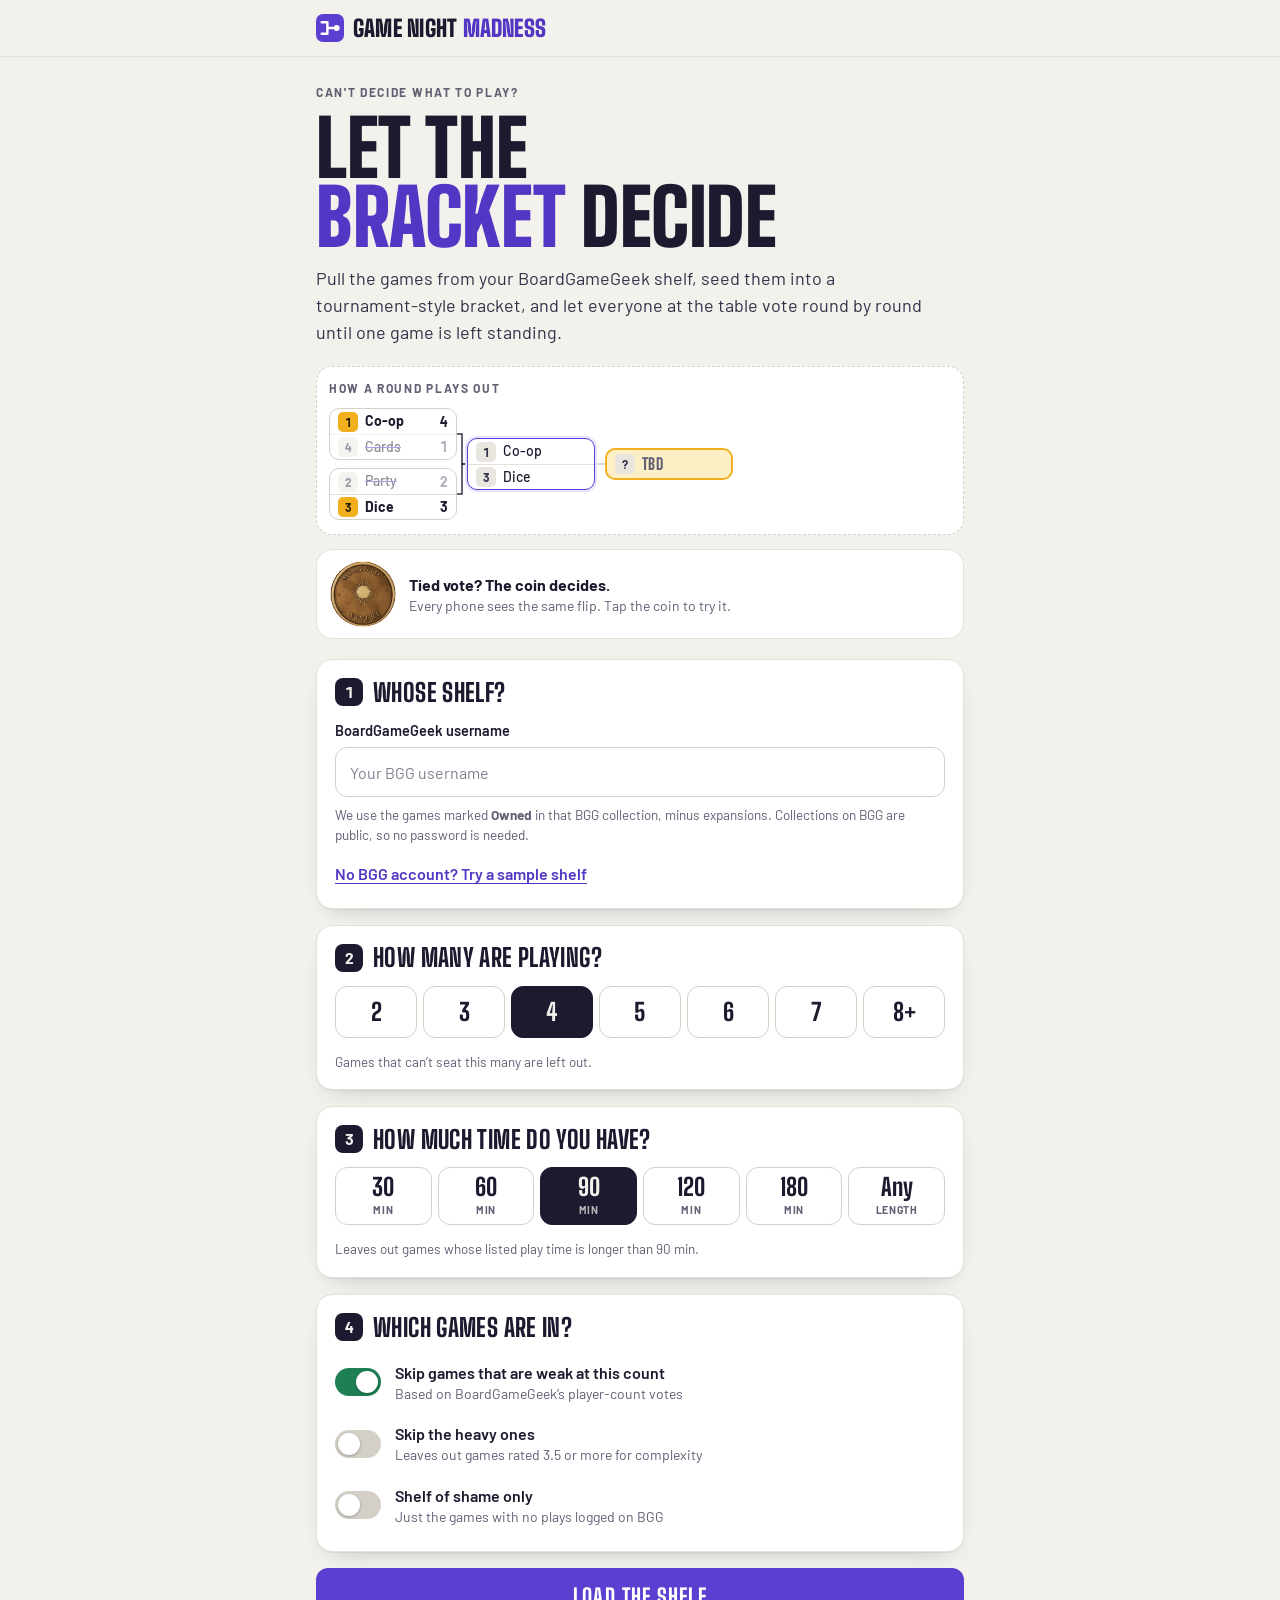
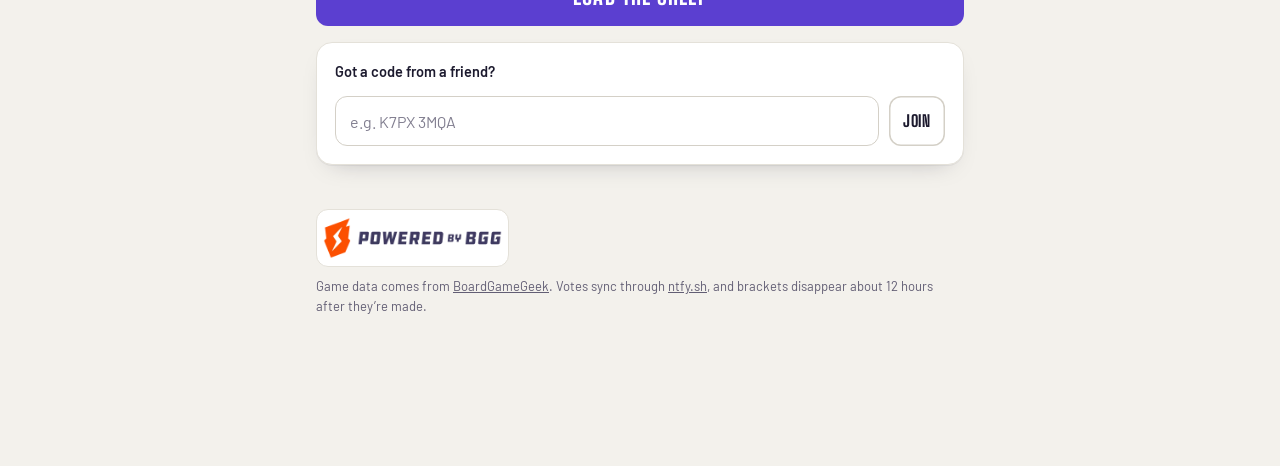
<file: index.html>
<!doctype html>
<html lang="en">
<head>
<meta charset="utf-8">
<meta name="viewport" content="width=device-width, initial-scale=1, viewport-fit=cover">
<title>Game Night Madness</title>
<meta name="description" content="Can't decide what to play? Pull the games from your BoardGameGeek shelf, seed them into a tournament-style bracket, and let the whole table vote until one game is left standing.">
<meta name="theme-color" content="#5B3FD0">
<meta property="og:title" content="Game Night Madness">
<meta property="og:description" content="Vote on what we play tonight, bracket style.">
<link rel="icon" href="data:image/svg+xml,%3Csvg xmlns='http://www.w3.org/2000/svg' viewBox='0 0 32 32'%3E%3Crect width='32' height='32' rx='8' fill='%235B3FD0'/%3E%3Cpath d='M6.5 9.5h6.5v13H6.5M13 16h6.5' fill='none' stroke='white' stroke-width='2.8' stroke-linecap='round' stroke-linejoin='round'/%3E%3Ccircle cx='23.6' cy='16' r='3.4' fill='white'/%3E%3C/svg%3E">
<link rel="manifest" href="manifest.webmanifest">
<link rel="apple-touch-icon" href="icons/apple-touch-icon.png">
<meta name="apple-mobile-web-app-title" content="Game Night">
<meta name="mobile-web-app-capable" content="yes">
<meta name="apple-mobile-web-app-capable" content="yes">
<meta name="apple-mobile-web-app-status-bar-style" content="default">
<link rel="preconnect" href="https://fonts.googleapis.com">
<link rel="preconnect" href="https://fonts.gstatic.com" crossorigin>
<link rel="stylesheet" href="https://fonts.googleapis.com/css2?family=Barlow:wght@400;500;600;700&family=Big+Shoulders+Display:wght@700;800;900&display=swap">
<style>
:root{
  --paper:#F3F1EC;--card:#FFFFFF;--sunk:#E9E6DF;--ink:#1C1A2E;--ink-2:#34314A;--muted:#625E74;--line:#D4D0C7;--line-2:#E4E1D9;
  --accent:#5B3FD0;--accent-press:#4A30B5;--accent-ink:#FFFFFF;--accent-soft:#E8E2FB;--accent-text:#5236C4;
  --gold:#F2B01E;--gold-ink:#2A1E00;--gold-soft:#FCEFC6;
  --ok:#1E7F55;--ok-soft:#D8EEE2;
  --logo-ground:#FFFFFF; /* BGG's logo has navy text on a clear background, so it always sits on white */
  --shadow:0 1px 0 rgba(28,26,46,.05),0 10px 24px -16px rgba(28,26,46,.35);
  --display:"Big Shoulders Display","Oswald","Arial Narrow",Impact,sans-serif;
  --body:"Barlow","Helvetica Neue",Arial,system-ui,sans-serif;
  color-scheme:light;
}
@media (prefers-color-scheme:dark){
  :root:not([data-theme="light"]){
    --paper:#110F1C;--card:#1B1830;--sunk:#161427;--ink:#EDEBF5;--ink-2:#D2CFE0;--muted:#A09CB4;--line:#302C48;--line-2:#25223A;
    --accent:#7159EC;--accent-press:#634BE0;--accent-ink:#FFFFFF;--accent-soft:#2A2350;--accent-text:#A99AFF;
    --gold:#FFC53D;--gold-ink:#231800;--gold-soft:#3A2E12;
    --ok:#5CC592;--ok-soft:#173327;
    --shadow:0 1px 0 rgba(0,0,0,.35),0 12px 28px -16px rgba(0,0,0,.7);
    color-scheme:dark;
  }
}
:root[data-theme="dark"]{
  --paper:#110F1C;--card:#1B1830;--sunk:#161427;--ink:#EDEBF5;--ink-2:#D2CFE0;--muted:#A09CB4;--line:#302C48;--line-2:#25223A;
  --accent:#7159EC;--accent-press:#634BE0;--accent-ink:#FFFFFF;--accent-soft:#2A2350;--accent-text:#A99AFF;
  --gold:#FFC53D;--gold-ink:#231800;--gold-soft:#3A2E12;
  --ok:#5CC592;--ok-soft:#173327;
  --shadow:0 1px 0 rgba(0,0,0,.35),0 12px 28px -16px rgba(0,0,0,.7);
  color-scheme:dark;
}
/* Layout shared with Dinner Madness (its colour names mapped to accent / gold / ok) */
*,*::before,*::after{box-sizing:border-box}
html{-webkit-text-size-adjust:100%;text-size-adjust:100%}
body{margin:0;min-height:100vh;background:var(--paper);color:var(--ink);font:400 16px/1.45 var(--body);-webkit-font-smoothing:antialiased;-webkit-tap-highlight-color:transparent}
[hidden]{display:none!important}
img,svg{max-width:100%}
button,input,select{font:inherit;color:inherit}
a{color:inherit}
:focus-visible{outline:3px solid var(--gold);outline-offset:2px}
.sr{position:absolute;width:1px;height:1px;overflow:hidden;clip:rect(0 0 0 0);clip-path:inset(50%);white-space:nowrap}

/* top bar */
.top{position:sticky;top:0;z-index:30;background:var(--paper);border-bottom:1px solid var(--line-2);padding-top:env(safe-area-inset-top,0px)}
@supports ((backdrop-filter:blur(8px)) or (-webkit-backdrop-filter:blur(8px))){.top{background:color-mix(in srgb,var(--paper) 85%,transparent);backdrop-filter:blur(12px);-webkit-backdrop-filter:blur(12px)}}
.top-in{max-width:680px;margin:0 auto;padding:10px 16px;display:flex;align-items:center;gap:12px;justify-content:space-between;min-height:56px}
.brand{display:inline-flex;align-items:center;gap:9px;text-decoration:none;font-family:var(--display);font-weight:900;font-size:23px;letter-spacing:.01em;text-transform:uppercase;line-height:1;white-space:nowrap}
.brand svg{width:28px;height:28px;flex:none}
.brand em{font-style:normal;color:var(--accent-text)}
.codechip{appearance:none;font:700 13px/1 var(--body);letter-spacing:.12em;text-transform:uppercase;padding:8px 11px;border:1.5px solid var(--line);border-radius:999px;background:var(--card);color:var(--ink-2);cursor:pointer;white-space:nowrap}

.wrap{max-width:680px;margin:0 auto;padding:22px 16px 150px}
.view{display:flex;flex-direction:column;gap:16px}

/* type */
.eyebrow{margin:0;font:700 12px/1.25 var(--body);letter-spacing:.14em;text-transform:uppercase;color:var(--muted)}
.display{margin:0;font-family:var(--display);font-weight:900;font-size:clamp(46px,12.5vw,78px);line-height:.88;letter-spacing:-.005em;text-transform:uppercase;text-wrap:balance}
.display .hl{color:var(--accent-text)}
h2,h3{margin:0;text-wrap:balance}
h2{font:800 25px/1.05 var(--display);text-transform:uppercase;letter-spacing:.015em}
h3{font:700 17px/1.2 var(--body)}
.lede{margin:0;font-size:18px;line-height:1.5;color:var(--ink-2);max-width:34em}
.muted{color:var(--muted)}
p.muted{margin:0}
.fine{font-size:13.5px;line-height:1.45;color:var(--muted);margin:0}
.center{text-align:center}

/* surfaces */
.panel{background:var(--card);border:1px solid var(--line-2);border-radius:16px;padding:18px;display:flex;flex-direction:column;gap:14px;box-shadow:var(--shadow)}
.ph{display:flex;align-items:center;justify-content:space-between;gap:10px}
.step{display:flex;align-items:center;gap:10px}
.stepn{flex:none;width:28px;height:28px;border-radius:8px;background:var(--ink);color:var(--paper);display:grid;place-items:center;font:700 16px/1 var(--body);font-variant-numeric:tabular-nums}

/* controls */
.btn{appearance:none;border:0;border-radius:12px;background:var(--accent);color:var(--accent-ink);font:800 19px/1 var(--display);letter-spacing:.05em;text-transform:uppercase;padding:15px 18px;cursor:pointer;display:inline-flex;align-items:center;justify-content:center;gap:10px;text-decoration:none;min-height:50px;transition:transform .08s ease,background-color .15s ease,opacity .15s}
.btn:hover{background:var(--accent-press)}
.btn:active{transform:translateY(1px)}
.btn:disabled{opacity:.42;cursor:not-allowed;transform:none}
.btn.big{width:100%;min-height:58px;font-size:22px}
.btn.ghost{background:transparent;color:var(--ink);box-shadow:inset 0 0 0 1.5px var(--line)}
.btn.ghost:hover{background:var(--sunk)}
.btn.sm{min-height:40px;font-size:16px;padding:10px 14px}
.btn .spin{border-color:rgba(255,255,255,.35);border-top-color:#fff}
.linkbtn{appearance:none;background:none;border:0;padding:4px 0;color:var(--accent-text);font-weight:600;cursor:pointer;text-decoration:underline;text-underline-offset:3px;align-self:flex-start;text-align:left}
input[type=text],input[type=search],select{width:100%;min-height:50px;border:1.5px solid var(--line);border-radius:12px;background:var(--card);padding:12px 14px;font-size:16px}
input::placeholder{color:var(--muted);opacity:.8}
input[type=text]:focus,input[type=search]:focus,select:focus{outline:none;border-color:var(--accent);box-shadow:0 0 0 3px var(--accent-soft)}
.lbl{font-weight:600;font-size:14.5px;display:block;margin-bottom:6px}
.row{display:flex;gap:10px;flex-wrap:wrap}
.row>input{flex:1 1 190px;width:auto}
.row>.btn{flex:0 0 auto}

.spin{width:18px;height:18px;border-radius:50%;border:2.5px solid var(--line);border-top-color:var(--accent);animation:spin .8s linear infinite;flex:none;display:inline-block}
@keyframes spin{to{transform:rotate(360deg)}}

/* hero */
.hero{display:flex;flex-direction:column;gap:14px;padding:6px 0 4px}
.hero-bk{margin-top:6px;padding:14px 12px 10px;border-radius:16px;background:var(--card);border:1px dashed var(--line);display:flex;flex-direction:column;gap:8px}
.hero-bk .bk-scroll{margin:0;padding:0}

/* location */
.loc{display:flex;align-items:center;gap:12px;padding:12px 14px;border-radius:12px;background:var(--sunk);min-height:58px}
.loc[data-state=found]{background:var(--ok-soft)}
.loc[data-state=error]{background:var(--accent-soft)}
.loc svg{flex:none;width:22px;height:22px;color:var(--ok)}
.loc b{display:block;font-weight:700}
.loc small{display:block;color:var(--muted);font-size:13.5px}
.loc span{min-width:0}

/* radius chips */
.chips{display:grid;grid-template-columns:repeat(5,minmax(0,1fr));gap:8px}
.chips button{appearance:none;min-height:58px;border-radius:12px;border:1.5px solid var(--line);background:var(--card);cursor:pointer;display:flex;flex-direction:column;align-items:center;justify-content:center;gap:3px;padding:6px 2px}
.chips b{font:800 24px/1 var(--display)}
.chips small{font-size:10.5px;color:var(--muted);text-transform:uppercase;letter-spacing:.1em;font-weight:700}
.chips button[aria-pressed=true]{background:var(--ink);color:var(--paper);border-color:var(--ink)}
.chips button[aria-pressed=true] small{color:inherit;opacity:.72}

/* switches */
.sws{display:flex;flex-direction:column;gap:6px}
.sw{display:flex;align-items:center;gap:14px;cursor:pointer;padding:6px 0;position:relative}
.sw input{position:absolute;opacity:0;width:1px;height:1px}
.sw-ui{flex:none;width:46px;height:28px;border-radius:999px;background:var(--line);position:relative;transition:background-color .15s}
.sw-ui::after{content:"";position:absolute;top:3px;left:3px;width:22px;height:22px;border-radius:50%;background:#fff;box-shadow:0 1px 3px rgba(0,0,0,.28);transition:transform .15s}
.sw input:checked+.sw-ui{background:var(--ok)}
.sw input:checked+.sw-ui::after{transform:translateX(18px)}
.sw input:focus-visible+.sw-ui{outline:3px solid var(--gold);outline-offset:2px}
.sw b{display:block;font-weight:600}
.sw small{display:block;color:var(--muted);font-size:14px}

/* recents */
.recent{list-style:none;margin:0;padding:0;display:flex;flex-direction:column;gap:8px}
.recent a{display:flex;justify-content:space-between;gap:10px;padding:12px 14px;border-radius:12px;background:var(--sunk);text-decoration:none;font-weight:600}
.recent a small{color:var(--muted);font-weight:500}

/* build */
.back{appearance:none;background:none;border:0;padding:0;font-weight:600;color:var(--muted);cursor:pointer;align-self:flex-start}
.back:hover{color:var(--ink)}
.modes{display:grid;grid-template-columns:1fr 1fr;gap:10px}
.mode{appearance:none;text-align:left;border:1.5px solid var(--line);border-radius:14px;background:var(--card);padding:14px;cursor:pointer;display:flex;flex-direction:column;gap:5px}
.mode b{font:800 21px/1.02 var(--display);text-transform:uppercase;letter-spacing:.02em}
.mode small{color:var(--muted);font-size:14px;line-height:1.35}
.mode[aria-pressed=true]{border-color:var(--accent);background:var(--accent-soft);box-shadow:inset 0 0 0 1px var(--accent)}

/* picker */
.pk{display:flex;flex-direction:column;gap:12px}
.pk-bar{display:flex;flex-wrap:wrap;gap:10px;align-items:center;justify-content:space-between}
.seg{display:inline-flex;border:1.5px solid var(--line);border-radius:10px;overflow:hidden;background:var(--card)}
.seg button{appearance:none;border:0;background:transparent;padding:8px 13px;font:700 15px/1 var(--body);cursor:pointer;min-height:40px;white-space:nowrap}
.seg button+button{border-left:1.5px solid var(--line)}
.seg button[aria-pressed=true]{background:var(--ink);color:var(--paper)}
.pk-count{margin:0;font-weight:600}
.plist{list-style:none;margin:0;padding:0;display:flex;flex-direction:column;border:1px solid var(--line-2);border-radius:12px;overflow:hidden}
.plist li+li{border-top:1px solid var(--line-2)}
.pk-row{display:flex;align-items:center;gap:12px;padding:11px 12px;cursor:pointer;background:var(--card)}
.pk-row:hover{background:var(--sunk)}
.pk-row input{width:20px;height:20px;accent-color:var(--accent);flex:none;margin:0}
.pk-row .sd:empty{background:transparent;box-shadow:inset 0 0 0 1.5px var(--line-2)}
.pk-row.on .sd{background:var(--ink);color:var(--paper)}
.pk-txt{min-width:0;display:flex;flex-direction:column}
.pk-txt b{font-weight:600;overflow-wrap:anywhere}
.pk-txt small{color:var(--muted);font-size:13.5px}
.pk-empty{padding:14px;color:var(--muted)}

/* seed badge */
.sd{flex:none;display:inline-grid;place-items:center;width:32px;height:32px;border-radius:8px;background:var(--sunk);color:var(--ink-2);font:700 16px/1 var(--body);font-variant-numeric:tabular-nums}

/* room */
.rh{display:flex;flex-direction:column;gap:9px}
.rh .display{font-size:clamp(42px,11.5vw,68px)}
.rh-meta{display:flex;flex-wrap:wrap;gap:6px 14px;align-items:center;color:var(--muted);font-size:14.5px}
.status{display:inline-flex;align-items:center;gap:7px;font-weight:600;color:var(--ink-2)}
.status i{width:8px;height:8px;border-radius:50%;background:var(--ok);box-shadow:0 0 0 3px var(--ok-soft)}
.status[data-s=reconnecting] i,.status[data-s=connecting] i{background:var(--gold);box-shadow:0 0 0 3px var(--gold-soft)}
.status[data-s=offline] i{background:var(--accent);box-shadow:0 0 0 3px var(--accent-soft)}
.status[data-s=local] i{background:var(--muted);box-shadow:0 0 0 3px var(--sunk)}
.tabs{display:grid;grid-template-columns:repeat(3,1fr);gap:4px;padding:4px;border-radius:14px;background:var(--sunk)}
.tab{appearance:none;border:0;background:transparent;border-radius:10px;padding:10px 6px;font:800 17px/1 var(--display);text-transform:uppercase;letter-spacing:.05em;color:var(--muted);cursor:pointer;min-height:44px}
.tab[aria-selected=true]{background:var(--card);color:var(--ink);box-shadow:var(--shadow)}
.tab .n{display:inline-block;min-width:20px;padding:2px 5px;margin-left:4px;border-radius:999px;background:var(--accent);color:var(--accent-ink);font:700 12px/1.2 var(--body);letter-spacing:0;vertical-align:2px}
.tabp{display:flex;flex-direction:column;gap:16px}

/* lobby */
.lobby-share{flex-direction:row;align-items:center;gap:18px}
.qr-big{background:#fff;padding:8px;border-radius:14px;width:196px;flex:none;border:1px solid var(--line-2)}
.qr-big svg,.qr svg{display:block;width:100%;height:auto}
.code-big{font:800 30px/1 var(--display);letter-spacing:.14em;margin:4px 0 0}
.people-inline{list-style:none;margin:0;padding:0;display:flex;flex-wrap:wrap;gap:8px}
.people-inline li{padding:7px 12px;border-radius:999px;background:var(--sunk);font-weight:600}
.field{list-style:none;margin:0;padding:0;display:grid;grid-template-columns:1fr 1fr;gap:12px 16px}
.field li{display:flex;gap:10px;align-items:center;min-width:0}
.field li span:last-child{min-width:0}
.field b{display:block;font-weight:600;overflow-wrap:anywhere}
.field small{display:block;color:var(--muted);font-size:13px}
.wait{flex-direction:row;align-items:center;gap:14px}
.wait p{margin:0}

/* voting */
.as{display:flex;flex-direction:column;gap:8px}
.as-chips{display:flex;flex-wrap:wrap;gap:8px}
.as-c{appearance:none;border:1.5px solid var(--line);background:var(--card);border-radius:999px;padding:9px 14px;font-weight:600;cursor:pointer}
.as-c.on{background:var(--ink);color:var(--paper);border-color:var(--ink)}
.as-c .ok{color:var(--ok);font-weight:700}
.as-c.on .ok{color:inherit}
.prog{display:flex;flex-direction:column;gap:8px}
.prog-bar{height:8px;border-radius:999px;background:var(--sunk);overflow:hidden}
.prog-bar i{display:block;height:100%;background:var(--ok);border-radius:inherit;transition:width .4s ease}
.prog p{margin:0;font-size:15px}
.mus{display:flex;flex-direction:column;gap:14px}
.mu{background:var(--card);border:1px solid var(--line-2);border-radius:16px;overflow:hidden;box-shadow:var(--shadow)}
.mu-h{display:flex;justify-content:space-between;gap:10px;padding:11px 14px 7px;font:700 12px/1 var(--body);letter-spacing:.12em;text-transform:uppercase;color:var(--muted)}
.mu-h .picked{color:var(--accent-text)}
.mu-o{appearance:none;position:relative;display:flex;align-items:center;gap:12px;width:100%;text-align:left;border:0;background:transparent;padding:12px 14px;cursor:pointer;min-height:66px;overflow:hidden}
button.mu-o:hover{background:var(--sunk)}
.mu-o.on,button.mu-o.on:hover{background:var(--accent-soft)}
.mu-o.on .sd{background:var(--accent);color:var(--accent-ink)}
.mu-o.static{cursor:default}
.mu-t{flex:1;min-width:0;display:flex;flex-direction:column}
.mu-t b{font:800 22px/1.02 var(--display);text-transform:uppercase;letter-spacing:.01em;overflow-wrap:anywhere}
.mu-t small{color:var(--muted);font-size:14px;margin-top:3px}
.mu-ck{flex:none;width:26px;height:26px;border-radius:50%;border:2px solid var(--line);position:relative}
.mu-o.on .mu-ck{border-color:var(--accent);background:var(--accent)}
.mu-o.on .mu-ck::after{content:"";position:absolute;left:7.5px;top:3.5px;width:6px;height:11px;border:solid var(--accent-ink);border-width:0 2.5px 2.5px 0;transform:rotate(45deg)}
.mu-vs{height:0;border-top:1px dashed var(--line);position:relative;margin:0 14px}
.mu-vs span{position:absolute;left:50%;top:0;transform:translate(-50%,-50%);background:var(--card);padding:0 8px;font:800 13px/1 var(--display);letter-spacing:.14em;color:var(--muted);text-transform:uppercase}
.mu-bar{position:absolute;left:0;top:0;bottom:0;background:var(--gold-soft);transition:width .45s ease}
.mu-o>*:not(.mu-bar){position:relative}
.mu-v{font:700 24px/1 var(--body);min-width:30px;text-align:right;font-variant-numeric:tabular-nums}
.mu.bye .mu-t b{font-size:19px}
.lockbar{position:fixed;left:0;right:0;bottom:0;z-index:25;padding:14px 16px calc(14px + env(safe-area-inset-bottom,0px));background:linear-gradient(to top,var(--paper) 62%,transparent)}
.lockbar-in{max-width:648px;margin:0 auto}
.lockbar .btn{width:100%;min-height:58px;font-size:22px;box-shadow:0 12px 26px -12px rgba(91,63,208,.55)}
.host-tools{display:flex;flex-wrap:wrap;align-items:center;justify-content:space-between;gap:10px;padding:14px;border-radius:14px;border:1.5px dashed var(--line)}
.confirm{padding:16px;border-radius:14px;background:var(--gold-soft);display:flex;flex-direction:column;gap:12px}
.confirm p{margin:0}
.results{background:var(--card);border:1px solid var(--line-2);border-radius:14px;padding:13px 14px}
.results summary{cursor:pointer;list-style:none;display:flex;justify-content:space-between;align-items:center;gap:10px}
.results summary::-webkit-details-marker{display:none}
.results summary::after{content:"";width:8px;height:8px;border:solid var(--muted);border-width:0 2px 2px 0;transform:rotate(45deg);margin:-4px 4px 0 0;transition:transform .15s}
.results[open] summary::after{transform:rotate(-135deg);margin-top:4px}
.results ul{list-style:none;margin:12px 0 2px;padding:0;display:flex;flex-direction:column;gap:10px}
.results li{display:grid;grid-template-columns:minmax(0,1fr) auto minmax(0,1fr);gap:4px 10px;align-items:baseline}
.results li b{font-weight:700;overflow-wrap:anywhere}
.results .score{font:700 17px/1 var(--body);font-variant-numeric:tabular-nums}
.results .lose{color:var(--muted);text-align:right;text-decoration:line-through;text-decoration-color:var(--accent);text-decoration-thickness:2px;overflow-wrap:anywhere}
.results li small{grid-column:1/-1;color:var(--muted);font-size:12.5px}

/* champion */
.champ{position:relative;overflow:hidden;border-radius:20px;background:var(--gold);color:var(--gold-ink);padding:26px 20px 22px;display:flex;flex-direction:column;gap:10px}
.champ .eyebrow{color:inherit;opacity:.78}
.champ-n{font:900 clamp(46px,13vw,84px)/.88 var(--display);text-transform:uppercase;margin:0;overflow-wrap:anywhere}
.champ p{margin:0}
.champ-sub{font-weight:700;font-size:17px}
.champ-score{font-size:15px;opacity:.85}
.champ-acts{display:flex;flex-wrap:wrap;gap:8px;margin-top:8px}
.champ .btn{background:var(--gold-ink);color:var(--gold)}
.champ .btn:hover{background:var(--gold-ink);opacity:.9}
.champ .btn.ghost{background:transparent;color:var(--gold-ink);box-shadow:inset 0 0 0 1.5px var(--gold-ink)}
.champ .btn.ghost:hover{background:rgba(0,0,0,.06)}
.champ-mark{position:absolute;right:-26px;bottom:-34px;width:170px;height:170px;opacity:.1;pointer-events:none}
.champ>*:not(.champ-mark){position:relative}
.spots{list-style:none;margin:0;padding:0;display:flex;flex-direction:column}
.spots li{display:flex;align-items:center;justify-content:space-between;gap:12px;padding:11px 0;border-top:1px solid var(--line-2)}
.spots li:first-child{border-top:0}
.spots b{display:block;font-weight:600}
.spots small{color:var(--muted);font-size:13.5px}
.spots a{flex:none;font-weight:600;color:var(--accent-text)}

/* bracket */
.bk-scroll{overflow-x:auto;-webkit-overflow-scrolling:touch;margin:0 -16px;padding:4px 16px 14px}
.bk{position:relative;flex:none}
.bk-lines{position:absolute;left:0;top:0;overflow:visible}
.bk-lines path{fill:none;stroke:var(--line);stroke-width:1.5}
.bk-lines path.hot{stroke:var(--ink-2)}
.bk-rl{position:absolute;top:0;font:800 13px/1 var(--display);letter-spacing:.12em;text-transform:uppercase;color:var(--muted);white-space:nowrap}
.bk-m{position:absolute;background:var(--card);border:1px solid var(--line);border-radius:10px;display:flex;flex-direction:column;overflow:hidden}
.bk-m.live{border-color:var(--accent);box-shadow:0 0 0 2px var(--accent-soft)}
.bk-e{flex:1;display:flex;align-items:center;gap:7px;padding:0 8px;min-width:0;font-size:14px}
.bk-e+.bk-e{border-top:1px solid var(--line-2)}
.bk-e .sd{width:20px;height:20px;border-radius:5px;font-size:12px}
.bk-e .nm{flex:1;min-width:0;overflow:hidden;text-overflow:ellipsis;white-space:nowrap;font-weight:500}
.bk-e .vt{font:700 14px/1 var(--body);color:var(--muted);font-variant-numeric:tabular-nums}
.bk-e.w .nm{font-weight:700}
.bk-e.w .sd{background:var(--gold);color:var(--gold-ink)}
.bk-e.w .vt{color:var(--ink)}
.bk-e.l{opacity:.5}
.bk-e.l .nm{text-decoration:line-through;text-decoration-color:var(--accent)}
.bk-e.tbd .nm,.bk-e.bye .nm{color:var(--muted);font-style:italic}
.bk-m.champ-box{border:2px solid var(--gold);background:var(--gold-soft)}
.bk-m.champ-box .nm{font:800 16px/1 var(--display);text-transform:uppercase;letter-spacing:.02em}
.stage-sw{align-self:flex-start}

/* invite */
.inv{display:flex;flex-direction:row;gap:18px;align-items:center}
.qr{background:#fff;padding:8px;border-radius:14px;width:170px;flex:none;border:1px solid var(--line-2)}
.people{list-style:none;margin:0;padding:0;display:flex;flex-direction:column}
.people li{display:flex;align-items:center;gap:12px;padding:10px 0;border-top:1px solid var(--line-2)}
.people li:first-child{border-top:0}
.av{flex:none;width:36px;height:36px;border-radius:50%;display:grid;place-items:center;background:var(--sunk);font:800 17px/1 var(--display);text-transform:uppercase}
.pn{flex:1;min-width:0;font-weight:600;overflow-wrap:anywhere}
.pn small{color:var(--muted);font-size:11.5px;margin-left:6px;text-transform:uppercase;letter-spacing:.08em;font-weight:700}
.pill{font:700 12px/1 var(--body);letter-spacing:.06em;text-transform:uppercase;padding:6px 9px;border-radius:999px;background:var(--sunk);color:var(--muted);white-space:nowrap}
.pill.ok{background:var(--ok-soft);color:var(--ok)}
.warnbox{padding:12px 14px;border-radius:12px;background:var(--gold-soft);font-size:14.5px}

/* misc */
.loading{display:flex;align-items:center;gap:12px;color:var(--muted);margin:0}
.errbox{padding:14px;border-radius:12px;background:var(--accent-soft);display:flex;flex-direction:column;gap:12px}
.errbox p{margin:0}
.foot{margin-top:28px;color:var(--muted);font-size:13px;line-height:1.5}
.foot a{color:inherit}
#toast{position:fixed;left:50%;bottom:calc(96px + env(safe-area-inset-bottom,0px));transform:translate(-50%,16px);opacity:0;background:var(--ink);color:var(--paper);padding:12px 16px;border-radius:12px;font-weight:600;max-width:calc(100% - 32px);width:max-content;z-index:60;pointer-events:none;transition:opacity .2s,transform .2s;box-shadow:var(--shadow);text-align:center}
#toast.show{opacity:1;transform:translate(-50%,0)}
#fx{position:fixed;inset:0;width:100%;height:100%;pointer-events:none;z-index:55}

@media (min-width:760px){
  #p-bracket .bk-scroll{margin-inline:calc(340px - 50vw);padding-inline:calc(50vw - 340px)}
}
@media (max-width:480px){
  .lobby-share,.inv{flex-direction:column;text-align:center}
  .field{grid-template-columns:1fr}
  .modes{grid-template-columns:1fr}
  .qr-big{width:220px}
}
@media (prefers-reduced-motion:reduce){
  *:not(.spin),*:not(.spin)::before,*:not(.spin)::after{animation-duration:.01ms!important;transition-duration:.01ms!important;scroll-behavior:auto!important}
}
/* ---------- Game Night additions ---------- */
.brand{font-size:clamp(18px,5.6vw,23px)}
.banner{margin:0 0 16px;padding:12px 14px;border-radius:12px;background:var(--accent-soft);color:var(--ink);font-size:14.5px;line-height:1.45}

/* player and time chips */
.chips.c7{grid-template-columns:repeat(7,minmax(0,1fr));gap:6px}
.chips.c6{grid-template-columns:repeat(6,minmax(0,1fr));gap:6px}
.chips.c7 button{min-height:52px}
.chips small{letter-spacing:.06em}

/* shelf source */
.shelf-src{display:flex;align-items:center;gap:12px;padding:12px 14px;border-radius:12px;background:var(--ok-soft);min-height:58px}
.shelf-src svg{flex:none;width:24px;height:24px;color:var(--ok)}
.shelf-src b{display:block;font-weight:700}
.shelf-src small{display:block;color:var(--muted);font-size:13.5px}

/* thumbnails (BGG box art, with a letter underneath while it loads or if it's missing) */
.th{position:relative;flex:none;width:44px;height:44px;border-radius:10px;background:var(--sunk);overflow:hidden;display:grid;place-items:center;box-shadow:inset 0 0 0 1px var(--line-2)}
.th::before{content:attr(data-l);font:800 20px/1 var(--display);color:var(--muted);text-transform:uppercase}
.th img{position:absolute;inset:0;width:100%;height:100%;object-fit:cover;display:block}
.pk-row .th{width:40px;height:40px;border-radius:8px}
.field .th{width:34px;height:34px;border-radius:8px}
.field .th::before{font-size:16px}
.mu-o .th{width:48px;height:48px}
.spots .th{width:36px;height:36px;border-radius:8px}
.spots li>span:first-of-type{display:flex;align-items:center;gap:12px;min-width:0}

/* champion art */
.champ-head{display:flex;align-items:center;gap:14px}
.champ-art{position:relative;flex:none;width:72px;height:72px;border-radius:12px;overflow:hidden;background:rgba(0,0,0,.08);box-shadow:0 8px 20px -10px rgba(0,0,0,.5)}
.champ-n.long{font-size:clamp(38px,10.5vw,66px);line-height:.9}
.champ-art img{position:absolute;inset:0;width:100%;height:100%;object-fit:cover}

/* lens switch */
.lens-row{display:flex;flex-direction:column;gap:8px}
.lens-row .lbl{margin:0}

/* footer + BGG badge */
.foot{margin-top:28px;display:flex;flex-direction:column;gap:10px;align-items:flex-start}
.foot p{margin:0}
.bgg-badge{display:inline-flex;align-items:center;gap:8px;text-decoration:none;color:var(--ink-2);font:700 13px/1 var(--body);letter-spacing:.04em;padding:8px 12px;border-radius:999px;border:1.5px solid var(--line);background:var(--card)}
/* BGG asks for the logo "sized so that the text remains easily legible": at 56px tall its lettering is about 13px high.
   The file's own transparent margins give it clear space inside the white badge. */
.bgg-badge img{height:56px;width:auto;max-width:100%;display:block}
.bgg-badge img+span{display:none}
.bgg-badge:has(img){padding:0;border:1px solid var(--line-2);border-radius:12px;background:var(--logo-ground);overflow:hidden}
.bgg-badge:has(img):hover{border-color:var(--line)}

/* install card (add to home screen) */
.install-row{display:flex;align-items:center;gap:14px}
.install-row>div{min-width:0}
.install-row p{margin:4px 0 0}
.install-ic{width:48px;height:48px;border-radius:12px;flex:none;display:block}
.install-acts{align-items:center;gap:8px 18px}
.install-acts .linkbtn{align-self:center}
</style>
<style id="coin-art">:root{--coin-h:url("[data-uri]");--coin-t:url("[data-uri]")}</style>
<style>
/* coin tiebreaker */
.coin-img{display:inline-block;border-radius:50%;background:center/cover no-repeat}
.coin-img.h{background-image:var(--coin-h)}
.coin-img.t{background-image:var(--coin-t)}
.mini-coin{width:18px;height:18px;vertical-align:-4px;flex:none;box-shadow:0 1px 2px rgba(0,0,0,.35)}
.coin-lift{display:block;perspective:700px}
.coin3d{display:block;position:relative;width:var(--cs,160px);height:var(--cs,160px);transform-style:preserve-3d;-webkit-transform-style:preserve-3d}
.coin3d .layer,.coin3d .face{position:absolute;inset:0;border-radius:50%}
.coin3d .layer{background:linear-gradient(90deg,#5e3818,#b97f3f 42%,#e0b36a 50%,#a06a31 60%,#5e3818)}
.coin3d .face{background:center/cover no-repeat;backface-visibility:hidden;-webkit-backface-visibility:hidden}
.coin3d .face.h{background-image:var(--coin-h);transform:translateZ(calc(var(--ct,10px) / 2))}
.coin3d .face.t{background-image:var(--coin-t);transform:rotateX(180deg) translateZ(calc(var(--ct,10px) / 2))}
.coin-tip{display:flex;align-items:center;gap:14px;padding:12px 14px;border-radius:16px;background:var(--card);border:1px solid var(--line-2)}
.coin-demo{appearance:none;border:0;background:none;padding:0;cursor:pointer;flex:none;border-radius:50%}
.coin-demo:focus-visible{outline-offset:4px;border-radius:50%}
.coin-tip p{margin:0;min-width:0}
.coin-tip b{display:block;font-weight:700}
.coin-tip small{display:block;color:var(--muted);font-size:14px;line-height:1.4}
body.noscroll{overflow:hidden}
.flip{position:fixed;inset:0;z-index:70;display:grid;place-items:center;padding:20px 16px calc(20px + env(safe-area-inset-bottom,0px));background:rgba(10,12,16,.74)}
@supports ((backdrop-filter:blur(6px)) or (-webkit-backdrop-filter:blur(6px))){.flip{backdrop-filter:blur(6px);-webkit-backdrop-filter:blur(6px)}}
.flip-card{width:min(420px,100%);max-height:100%;overflow:auto;background:var(--card);color:var(--ink);border-radius:22px;padding:22px 18px 18px;display:flex;flex-direction:column;align-items:center;gap:10px;text-align:center;box-shadow:0 30px 60px -20px rgba(0,0,0,.6)}
.flip-card h2{font-size:30px;line-height:1}
.flip-card #flip-score{margin:0;color:var(--muted);font-weight:600}
.flip-calls{display:grid;grid-template-columns:1fr 1fr;gap:8px;width:100%;margin-top:4px}
.flip-call{display:flex;align-items:center;gap:9px;padding:9px;border-radius:12px;background:var(--sunk);text-align:left;min-width:0;transition:opacity .3s,background-color .3s,box-shadow .3s}
.flip-call .coin-img{width:36px;height:36px;flex:none;box-shadow:0 1px 3px rgba(0,0,0,.35)}
.flip-call span:last-child{min-width:0}
.flip-call small{display:block;font:700 11px/1.1 var(--body);letter-spacing:.12em;text-transform:uppercase;color:var(--muted)}
.flip-call b{display:block;font:800 17px/1.05 var(--display);text-transform:uppercase;overflow-wrap:anywhere}
.flip-call.win{background:var(--gold-soft);box-shadow:inset 0 0 0 2px var(--gold)}
.flip-call.lose{opacity:.4}
.flip-stage{position:relative;width:100%;height:240px;display:flex;align-items:flex-end;justify-content:center;padding-bottom:18px}
.coin-shadow{position:absolute;bottom:8px;left:50%;width:140px;height:18px;margin-left:-70px;border-radius:50%;background:radial-gradient(closest-side,rgba(0,0,0,.38),transparent)}
.flip-result{margin:0;min-height:30px;font:800 26px/1.1 var(--display);text-transform:uppercase;letter-spacing:.01em}
.flip-result.pop{animation:pop .45s ease-out}
@keyframes pop{0%{transform:scale(.7);opacity:0}70%{transform:scale(1.08);opacity:1}100%{transform:scale(1)}}
.flip-actions{display:flex;gap:16px;align-items:center;justify-content:center;flex-wrap:wrap;min-height:44px}
.flip-actions .linkbtn{align-self:center}
.results .mini-coin{margin-right:4px}
.bk-e .mini-coin{width:16px;height:16px;margin-left:-2px}
</style>
</head>
<body>
<header class="top">
  <div class="top-in">
    <a class="brand" href="./" aria-label="Game Night Madness home">
      <svg viewBox="0 0 32 32" aria-hidden="true"><rect width="32" height="32" rx="8" fill="var(--accent)"/><path d="M6.5 9.5h6.5v13H6.5M13 16h6.5" fill="none" stroke="#fff" stroke-width="2.8" stroke-linecap="round" stroke-linejoin="round"/><circle cx="23.6" cy="16" r="3.4" fill="#fff"/></svg>
      <span>Game Night <em>Madness</em></span>
    </a>
    <button type="button" class="codechip" id="codechip" hidden></button>
  </div>
</header>

<main class="wrap">
  <p class="banner" id="preview-banner" hidden><b>Preview.</b> This copy uses a sample shelf and runs on one phone. The live version loads your BoardGameGeek shelf, and everyone votes from their own phone.</p>

  <!-- HOST: shelf, players, time -->
  <section class="view" id="v-setup" hidden>
    <div class="hero">
      <p class="eyebrow">Can't decide what to play?</p>
      <h1 class="display">Let the <span class="hl">bracket</span> decide</h1>
      <p class="lede">Pull the games from your BoardGameGeek shelf, seed them into a tournament-style bracket, and let everyone at the table vote round by round until one game is left standing.</p>
      <div class="hero-bk" aria-hidden="true">
        <p class="eyebrow">How a round plays out</p>
        <div id="hero-bracket"></div>
      </div>
      <div class="coin-tip">
        <button type="button" class="coin-demo" id="coin-demo" aria-label="Flip the tiebreaker coin"><span class="coin-lift" id="coin-demo-lift"></span></button>
        <p><b id="coin-demo-title">Tied vote? The coin decides.</b><small id="coin-demo-sub">Every phone sees the same flip. Tap the coin to try it.</small></p>
      </div>
    </div>

    <div class="panel" id="recent-panel" hidden>
      <h3>Jump back in</h3>
      <ul class="recent" id="recent-list"></ul>
    </div>

    <section class="panel" aria-labelledby="h-shelf">
      <div class="step"><span class="stepn">1</span><h2 id="h-shelf">Whose shelf?</h2></div>
      <div id="shelf-bgg">
        <label for="bgg-user" class="lbl">BoardGameGeek username</label>
        <input type="text" id="bgg-user" placeholder="Your BGG username" autocomplete="username" autocapitalize="off" autocorrect="off" spellcheck="false" maxlength="40" enterkeyhint="go">
        <p class="fine" style="margin-top:8px">We use the games marked <b>Owned</b> in that BGG collection, minus expansions. Collections on BGG are public, so no password is needed.</p>
      </div>
      <div class="shelf-src" id="shelf-sample" hidden>
        <svg viewBox="0 0 24 24" fill="none" stroke="currentColor" stroke-width="2" stroke-linecap="round" stroke-linejoin="round" aria-hidden="true"><path d="M4 20h16M5 20V6h3v14M9.5 20V9h3.5v11M14.5 20l2.2-12.5 3.1.6L17.6 20"/></svg>
        <span><b>Sample shelf</b><small id="sample-sub">Popular games, for trying the app</small></span>
      </div>
      <p class="fine" id="shelf-note" hidden></p>
      <button type="button" class="linkbtn" id="btn-src" hidden></button>
    </section>

    <section class="panel" aria-labelledby="h-players">
      <div class="step"><span class="stepn">2</span><h2 id="h-players">How many are playing?</h2></div>
      <div class="chips c7" id="players" role="group" aria-label="Number of players"></div>
      <p class="fine">Games that can’t seat this many are left out.</p>
    </section>

    <section class="panel" aria-labelledby="h-time">
      <div class="step"><span class="stepn">3</span><h2 id="h-time">How much time do you have?</h2></div>
      <div class="chips c6" id="times" role="group" aria-label="Longest game you have time for"></div>
      <p class="fine" id="time-note"></p>
    </section>

    <section class="panel" aria-labelledby="h-what">
      <div class="step"><span class="stepn">4</span><h2 id="h-what">Which games are in?</h2></div>
      <div class="sws">
        <label class="sw"><input type="checkbox" id="f-wk"><span class="sw-ui"></span><span><b>Skip games that are weak at this count</b><small>Based on BoardGameGeek’s player-count votes</small></span></label>
        <label class="sw"><input type="checkbox" id="f-hv"><span class="sw-ui"></span><span><b>Skip the heavy ones</b><small>Leaves out games rated 3.5 or more for complexity</small></span></label>
        <label class="sw"><input type="checkbox" id="f-sh"><span class="sw-ui"></span><span><b>Shelf of shame only</b><small>Just the games with no plays logged on BGG</small></span></label>
      </div>
    </section>

    <div id="find-err" class="errbox" hidden></div>
    <button type="button" class="btn big" id="btn-find">Load the shelf</button>

    <form class="panel" id="code-form">
      <label for="code-in" class="lbl" style="margin:0">Got a code from a friend?</label>
      <div class="row">
        <input type="text" id="code-in" placeholder="e.g. K7PX 3MQA" autocomplete="off" autocapitalize="characters" spellcheck="false">
        <button type="submit" class="btn ghost sm">Join</button>
      </div>
    </form>

    <div class="install-slot" data-where="home"></div>
  </section>

  <!-- HOST: seed the bracket -->
  <section class="view" id="v-build" hidden>
    <button type="button" class="back" id="btn-back">← Change the shelf or filters</button>
    <div class="hero" style="padding:0">
      <p class="eyebrow" id="build-eyebrow"></p>
      <h1 class="display">Seed the <span class="hl">field</span></h1>
    </div>

    <section class="panel">
      <h2>What are we voting on?</h2>
      <div class="modes">
        <button type="button" class="mode" data-mode="two" aria-pressed="true"><b>Game type first</b><small>Vote on the kind of game, then on the games of that kind.</small></button>
        <button type="button" class="mode" data-mode="one" aria-pressed="false"><b>Games only</b><small>Go straight to specific games, from the whole shelf or one type.</small></button>
      </div>
      <div class="lens-row" id="lens-row">
        <p class="lbl">Group the games by</p>
        <div class="seg" id="lens" role="group" aria-label="Group the games by"><button type="button" data-lens="play" aria-pressed="true">How it plays</button><button type="button" data-lens="theme" aria-pressed="false">Theme</button></div>
      </div>
      <div id="one-cat" hidden>
        <label for="cat-sel" class="lbl">Which games</label>
        <select id="cat-sel"></select>
      </div>
    </section>

    <section class="panel">
      <div class="ph"><h2 id="pick-title">Contenders</h2></div>
      <p class="fine" id="pick-note"></p>
      <div class="pk" id="picker"></div>
    </section>

    <section class="panel">
      <div>
        <label for="host-name" class="lbl">Your name</label>
        <input type="text" id="host-name" maxlength="24" placeholder="So friends know whose bracket this is" autocomplete="given-name">
      </div>
    </section>

    <div id="create-err" class="errbox" hidden>
      <p><b>The voting server didn't answer.</b> Friends can't join from their own phones until it does.</p>
      <div class="row"><button type="button" class="btn sm" id="btn-retry">Try again</button><button type="button" class="btn ghost sm" id="btn-local">Pass one phone around instead</button></div>
    </div>
    <button type="button" class="btn big" id="btn-create">Create the bracket</button>
  </section>

  <!-- GUEST: join -->
  <section class="view" id="v-join" hidden>
    <div class="hero" style="padding:0">
      <p class="eyebrow" id="join-host"></p>
      <h1 class="display" id="join-title"></h1>
      <p class="lede" id="join-where"></p>
    </div>
    <form class="panel" id="join-form">
      <div>
        <label for="join-name" class="lbl">Your name</label>
        <input type="text" id="join-name" maxlength="24" placeholder="First name is fine" autocomplete="given-name" enterkeyhint="go">
      </div>
      <button type="submit" class="btn big" id="btn-join">Join the bracket</button>
      <p class="fine" id="join-count"></p>
      <p class="fine" id="join-an">Game Night Madness counts anonymous usage to improve the app, never names or usernames.</p>
    </form>
    <section class="panel">
      <div class="ph"><h3>The field</h3></div>
      <ol class="field" id="join-ents"></ol>
    </section>
  </section>

  <!-- ROOM -->
  <section class="view" id="v-room" hidden>
    <div class="rh">
      <p class="eyebrow" id="room-eyebrow"></p>
      <h1 class="display" id="room-title"></h1>
      <div class="rh-meta"><span id="room-meta"></span><span class="status" id="room-status" data-s="connecting"><i></i><span>Connecting…</span></span></div>
    </div>
    <div class="tabs" role="tablist" aria-label="Bracket sections">
      <button type="button" class="tab" role="tab" id="t-vote" aria-controls="p-vote" aria-selected="true" data-tab="vote">Vote</button>
      <button type="button" class="tab" role="tab" id="t-bracket" aria-controls="p-bracket" aria-selected="false" data-tab="bracket">Bracket</button>
      <button type="button" class="tab" role="tab" id="t-invite" aria-controls="p-invite" aria-selected="false" data-tab="invite">Invite<span class="n" id="tab-n">1</span></button>
    </div>

    <div class="tabp" id="p-vote" role="tabpanel" aria-labelledby="t-vote">
      <div class="tabp" id="vote-main"></div>
      <div id="s2-wrap" hidden></div>
    </div>

    <div class="tabp" id="p-bracket" role="tabpanel" aria-labelledby="t-bracket" hidden>
      <div id="bk-box" class="tabp"></div>
      <p class="fine">Scroll sideways to see every round. Crossed-out names were knocked out; numbers are votes.</p>
    </div>

    <div class="tabp" id="p-invite" role="tabpanel" aria-labelledby="t-invite" hidden>
      <section class="panel">
        <div class="inv" id="inv-online-qr">
          <div class="qr" id="inv-qr"></div>
          <div style="display:flex;flex-direction:column;gap:6px;min-width:0">
            <p class="eyebrow">Scan to vote</p>
            <p class="code-big" id="inv-code"></p>
            <p class="fine">No app or account needed. Anyone with the link can join and vote.</p>
          </div>
        </div>
        <div class="row" id="inv-online-link">
          <label for="inv-url" class="sr">Bracket link</label>
          <input type="text" id="inv-url" readonly>
          <button type="button" class="btn sm" id="btn-copy">Copy link</button>
        </div>
        <button type="button" class="btn ghost sm" id="btn-share" hidden>Share…</button>
        <p class="warnbox" id="inv-file" hidden>This page is open as a file on this device, so the link won't work on anyone else's phone. Host it online (GitHub Pages works) and open it from there.</p>
        <p class="warnbox" id="inv-local" hidden>This bracket lives on this phone only. Add everyone below and pass the phone around to vote.</p>
      </section>
      <section class="panel">
        <div class="ph"><h3>Who's voting</h3><span class="pill" id="inv-count">0</span></div>
        <ul class="people" id="inv-people"></ul>
      </section>
      <form class="panel" id="proxy-form">
        <div>
          <label for="proxy-name" class="lbl">Someone at the table without a phone?</label>
          <p class="fine" style="margin-bottom:10px">Add them here and they'll vote on this phone. You'll get a "Voting as" switch on the Vote tab.</p>
          <div class="row">
            <input type="text" id="proxy-name" maxlength="24" placeholder="Their name" autocomplete="off">
            <button type="submit" class="btn ghost sm">Add voter</button>
          </div>
        </div>
      </form>
    </div>
  </section>

  <section class="view" id="v-loading" hidden>
    <div class="panel"><p class="loading"><span class="spin"></span><span id="loading-msg">Loading the bracket…</span></p></div>
  </section>

  <section class="view" id="v-missing" hidden>
    <div class="hero" style="padding:0">
      <p class="eyebrow">Hmm</p>
      <h1 class="display">This bracket is <span class="hl">back in the box</span></h1>
      <p class="lede">Brackets disappear about 12 hours after they're made, or the link may have been cut off when it was shared. Ask whoever sent it for a fresh link, or start your own.</p>
    </div>
    <a class="btn big" href="./" data-ev="start_own" data-from="missing">Start a new bracket</a>
  </section>

  <footer class="foot">
    <a class="bgg-badge" href="https://boardgamegeek.com" target="_blank" rel="noopener"><img src="powered-by-bgg.png" alt="Powered by BGG" width="900" height="264"><span>Powered by BGG</span></a>
    <p>Game data comes from <a href="https://boardgamegeek.com" target="_blank" rel="noopener">BoardGameGeek</a>. Votes sync through <a href="https://ntfy.sh" target="_blank" rel="noopener">ntfy.sh</a>, and brackets disappear about 12 hours after they’re made.<span id="foot-an"> We count anonymous usage to improve the app, never names or usernames.</span></p>
  </footer>
</main>

<div class="flip" id="flip" hidden role="dialog" aria-modal="true" aria-labelledby="flip-title">
  <div class="flip-card">
    <p class="eyebrow" id="flip-count">Tiebreaker</p>
    <h2 id="flip-title"></h2>
    <p id="flip-score"></p>
    <div class="flip-calls"><div class="flip-call" id="flip-h"></div><div class="flip-call" id="flip-t"></div></div>
    <div class="flip-stage" aria-hidden="true"><span class="coin-shadow" id="flip-shadow"></span><span class="coin-lift" id="flip-lift"></span></div>
    <p class="flip-result" id="flip-result" aria-live="polite"></p>
    <div class="flip-actions"><button type="button" class="btn sm" id="flip-next" hidden>Next</button><button type="button" class="linkbtn" id="flip-skip">Skip</button></div>
  </div>
</div>
<div class="lockbar" id="lockbar" hidden><div class="lockbar-in"><button type="button" class="btn" id="lock-btn">Lock in my picks</button></div></div>
<div id="toast" role="status" aria-live="polite"></div>
<canvas id="fx" aria-hidden="true"></canvas>
<noscript><p class="wrap">Game Night Madness needs JavaScript turned on.</p></noscript>

<script>
/*! qrcode-generator 1.4.4 | (c) 2009 Kazuhiko Arase | MIT License */
var qrcode=function(){var t=function(t,r){var e=t,n=g[r],o=null,i=0,a=null,u=[],f={},c=function(t,r){o=function(t){for(var r=new Array(t),e=0;e<t;e+=1){r[e]=new Array(t);for(var n=0;n<t;n+=1)r[e][n]=null}return r}(i=4*e+17),l(0,0),l(i-7,0),l(0,i-7),s(),h(),d(t,r),e>=7&&v(t),null==a&&(a=p(e,n,u)),w(a,r)},l=function(t,r){for(var e=-1;e<=7;e+=1)if(!(t+e<=-1||i<=t+e))for(var n=-1;n<=7;n+=1)r+n<=-1||i<=r+n||(o[t+e][r+n]=0<=e&&e<=6&&(0==n||6==n)||0<=n&&n<=6&&(0==e||6==e)||2<=e&&e<=4&&2<=n&&n<=4)},h=function(){for(var t=8;t<i-8;t+=1)null==o[t][6]&&(o[t][6]=t%2==0);for(var r=8;r<i-8;r+=1)null==o[6][r]&&(o[6][r]=r%2==0)},s=function(){for(var t=B.getPatternPosition(e),r=0;r<t.length;r+=1)for(var n=0;n<t.length;n+=1){var i=t[r],a=t[n];if(null==o[i][a])for(var u=-2;u<=2;u+=1)for(var f=-2;f<=2;f+=1)o[i+u][a+f]=-2==u||2==u||-2==f||2==f||0==u&&0==f}},v=function(t){for(var r=B.getBCHTypeNumber(e),n=0;n<18;n+=1){var a=!t&&1==(r>>n&1);o[Math.floor(n/3)][n%3+i-8-3]=a}for(n=0;n<18;n+=1){a=!t&&1==(r>>n&1);o[n%3+i-8-3][Math.floor(n/3)]=a}},d=function(t,r){for(var e=n<<3|r,a=B.getBCHTypeInfo(e),u=0;u<15;u+=1){var f=!t&&1==(a>>u&1);u<6?o[u][8]=f:u<8?o[u+1][8]=f:o[i-15+u][8]=f}for(u=0;u<15;u+=1){f=!t&&1==(a>>u&1);u<8?o[8][i-u-1]=f:u<9?o[8][15-u-1+1]=f:o[8][15-u-1]=f}o[i-8][8]=!t},w=function(t,r){for(var e=-1,n=i-1,a=7,u=0,f=B.getMaskFunction(r),c=i-1;c>0;c-=2)for(6==c&&(c-=1);;){for(var g=0;g<2;g+=1)if(null==o[n][c-g]){var l=!1;u<t.length&&(l=1==(t[u]>>>a&1)),f(n,c-g)&&(l=!l),o[n][c-g]=l,-1==(a-=1)&&(u+=1,a=7)}if((n+=e)<0||i<=n){n-=e,e=-e;break}}},p=function(t,r,e){for(var n=A.getRSBlocks(t,r),o=b(),i=0;i<e.length;i+=1){var a=e[i];o.put(a.getMode(),4),o.put(a.getLength(),B.getLengthInBits(a.getMode(),t)),a.write(o)}var u=0;for(i=0;i<n.length;i+=1)u+=n[i].dataCount;if(o.getLengthInBits()>8*u)throw"code length overflow. ("+o.getLengthInBits()+">"+8*u+")";for(o.getLengthInBits()+4<=8*u&&o.put(0,4);o.getLengthInBits()%8!=0;)o.putBit(!1);for(;!(o.getLengthInBits()>=8*u||(o.put(236,8),o.getLengthInBits()>=8*u));)o.put(17,8);return function(t,r){for(var e=0,n=0,o=0,i=new Array(r.length),a=new Array(r.length),u=0;u<r.length;u+=1){var f=r[u].dataCount,c=r[u].totalCount-f;n=Math.max(n,f),o=Math.max(o,c),i[u]=new Array(f);for(var g=0;g<i[u].length;g+=1)i[u][g]=255&t.getBuffer()[g+e];e+=f;var l=B.getErrorCorrectPolynomial(c),h=k(i[u],l.getLength()-1).mod(l);for(a[u]=new Array(l.getLength()-1),g=0;g<a[u].length;g+=1){var s=g+h.getLength()-a[u].length;a[u][g]=s>=0?h.getAt(s):0}}var v=0;for(g=0;g<r.length;g+=1)v+=r[g].totalCount;var d=new Array(v),w=0;for(g=0;g<n;g+=1)for(u=0;u<r.length;u+=1)g<i[u].length&&(d[w]=i[u][g],w+=1);for(g=0;g<o;g+=1)for(u=0;u<r.length;u+=1)g<a[u].length&&(d[w]=a[u][g],w+=1);return d}(o,n)};f.addData=function(t,r){var e=null;switch(r=r||"Byte"){case"Numeric":e=M(t);break;case"Alphanumeric":e=x(t);break;case"Byte":e=m(t);break;case"Kanji":e=L(t);break;default:throw"mode:"+r}u.push(e),a=null},f.isDark=function(t,r){if(t<0||i<=t||r<0||i<=r)throw t+","+r;return o[t][r]},f.getModuleCount=function(){return i},f.make=function(){if(e<1){for(var t=1;t<40;t++){for(var r=A.getRSBlocks(t,n),o=b(),i=0;i<u.length;i++){var a=u[i];o.put(a.getMode(),4),o.put(a.getLength(),B.getLengthInBits(a.getMode(),t)),a.write(o)}var g=0;for(i=0;i<r.length;i++)g+=r[i].dataCount;if(o.getLengthInBits()<=8*g)break}e=t}c(!1,function(){for(var t=0,r=0,e=0;e<8;e+=1){c(!0,e);var n=B.getLostPoint(f);(0==e||t>n)&&(t=n,r=e)}return r}())},f.createTableTag=function(t,r){t=t||2;var e="";e+='<table style="',e+=" border-width: 0px; border-style: none;",e+=" border-collapse: collapse;",e+=" padding: 0px; margin: "+(r=void 0===r?4*t:r)+"px;",e+='">',e+="<tbody>";for(var n=0;n<f.getModuleCount();n+=1){e+="<tr>";for(var o=0;o<f.getModuleCount();o+=1)e+='<td style="',e+=" border-width: 0px; border-style: none;",e+=" border-collapse: collapse;",e+=" padding: 0px; margin: 0px;",e+=" width: "+t+"px;",e+=" height: "+t+"px;",e+=" background-color: ",e+=f.isDark(n,o)?"#000000":"#ffffff",e+=";",e+='"/>';e+="</tr>"}return e+="</tbody>",e+="</table>"},f.createSvgTag=function(t,r,e,n){var o={};"object"==typeof arguments[0]&&(t=(o=arguments[0]).cellSize,r=o.margin,e=o.alt,n=o.title),t=t||2,r=void 0===r?4*t:r,(e="string"==typeof e?{text:e}:e||{}).text=e.text||null,e.id=e.text?e.id||"qrcode-description":null,(n="string"==typeof n?{text:n}:n||{}).text=n.text||null,n.id=n.text?n.id||"qrcode-title":null;var i,a,u,c,g=f.getModuleCount()*t+2*r,l="";for(c="l"+t+",0 0,"+t+" -"+t+",0 0,-"+t+"z ",l+='<svg version="1.1" xmlns="http://www.w3.org/2000/svg"',l+=o.scalable?"":' width="'+g+'px" height="'+g+'px"',l+=' viewBox="0 0 '+g+" "+g+'" ',l+=' preserveAspectRatio="xMinYMin meet"',l+=n.text||e.text?' role="img" aria-labelledby="'+y([n.id,e.id].join(" ").trim())+'"':"",l+=">",l+=n.text?'<title id="'+y(n.id)+'">'+y(n.text)+"</title>":"",l+=e.text?'<description id="'+y(e.id)+'">'+y(e.text)+"</description>":"",l+='<rect width="100%" height="100%" fill="white" cx="0" cy="0"/>',l+='<path d="',a=0;a<f.getModuleCount();a+=1)for(u=a*t+r,i=0;i<f.getModuleCount();i+=1)f.isDark(a,i)&&(l+="M"+(i*t+r)+","+u+c);return l+='" stroke="transparent" fill="black"/>',l+="</svg>"},f.createDataURL=function(t,r){t=t||2,r=void 0===r?4*t:r;var e=f.getModuleCount()*t+2*r,n=r,o=e-r;return I(e,e,function(r,e){if(n<=r&&r<o&&n<=e&&e<o){var i=Math.floor((r-n)/t),a=Math.floor((e-n)/t);return f.isDark(a,i)?0:1}return 1})},f.createImgTag=function(t,r,e){t=t||2,r=void 0===r?4*t:r;var n=f.getModuleCount()*t+2*r,o="";return o+="<img",o+=' src="',o+=f.createDataURL(t,r),o+='"',o+=' width="',o+=n,o+='"',o+=' height="',o+=n,o+='"',e&&(o+=' alt="',o+=y(e),o+='"'),o+="/>"};var y=function(t){for(var r="",e=0;e<t.length;e+=1){var n=t.charAt(e);switch(n){case"<":r+="&lt;";break;case">":r+="&gt;";break;case"&":r+="&amp;";break;case'"':r+="&quot;";break;default:r+=n}}return r};return f.createASCII=function(t,r){if((t=t||1)<2)return function(t){t=void 0===t?2:t;var r,e,n,o,i,a=1*f.getModuleCount()+2*t,u=t,c=a-t,g={"██":"█","█ ":"▀"," █":"▄","  ":" "},l={"██":"▀","█ ":"▀"," █":" ","  ":" "},h="";for(r=0;r<a;r+=2){for(n=Math.floor((r-u)/1),o=Math.floor((r+1-u)/1),e=0;e<a;e+=1)i="█",u<=e&&e<c&&u<=r&&r<c&&f.isDark(n,Math.floor((e-u)/1))&&(i=" "),u<=e&&e<c&&u<=r+1&&r+1<c&&f.isDark(o,Math.floor((e-u)/1))?i+=" ":i+="█",h+=t<1&&r+1>=c?l[i]:g[i];h+="\n"}return a%2&&t>0?h.substring(0,h.length-a-1)+Array(a+1).join("▀"):h.substring(0,h.length-1)}(r);t-=1,r=void 0===r?2*t:r;var e,n,o,i,a=f.getModuleCount()*t+2*r,u=r,c=a-r,g=Array(t+1).join("██"),l=Array(t+1).join("  "),h="",s="";for(e=0;e<a;e+=1){for(o=Math.floor((e-u)/t),s="",n=0;n<a;n+=1)i=1,u<=n&&n<c&&u<=e&&e<c&&f.isDark(o,Math.floor((n-u)/t))&&(i=0),s+=i?g:l;for(o=0;o<t;o+=1)h+=s+"\n"}return h.substring(0,h.length-1)},f.renderTo2dContext=function(t,r){r=r||2;for(var e=f.getModuleCount(),n=0;n<e;n++)for(var o=0;o<e;o++)t.fillStyle=f.isDark(n,o)?"black":"white",t.fillRect(n*r,o*r,r,r)},f};t.stringToBytes=(t.stringToBytesFuncs={default:function(t){for(var r=[],e=0;e<t.length;e+=1){var n=t.charCodeAt(e);r.push(255&n)}return r}}).default,t.createStringToBytes=function(t,r){var e=function(){for(var e=S(t),n=function(){var t=e.read();if(-1==t)throw"eof";return t},o=0,i={};;){var a=e.read();if(-1==a)break;var u=n(),f=n()<<8|n();i[String.fromCharCode(a<<8|u)]=f,o+=1}if(o!=r)throw o+" != "+r;return i}(),n="?".charCodeAt(0);return function(t){for(var r=[],o=0;o<t.length;o+=1){var i=t.charCodeAt(o);if(i<128)r.push(i);else{var a=e[t.charAt(o)];"number"==typeof a?(255&a)==a?r.push(a):(r.push(a>>>8),r.push(255&a)):r.push(n)}}return r}};var r,e,n,o,i,a=1,u=2,f=4,c=8,g={L:1,M:0,Q:3,H:2},l=0,h=1,s=2,v=3,d=4,w=5,p=6,y=7,B=(r=[[],[6,18],[6,22],[6,26],[6,30],[6,34],[6,22,38],[6,24,42],[6,26,46],[6,28,50],[6,30,54],[6,32,58],[6,34,62],[6,26,46,66],[6,26,48,70],[6,26,50,74],[6,30,54,78],[6,30,56,82],[6,30,58,86],[6,34,62,90],[6,28,50,72,94],[6,26,50,74,98],[6,30,54,78,102],[6,28,54,80,106],[6,32,58,84,110],[6,30,58,86,114],[6,34,62,90,118],[6,26,50,74,98,122],[6,30,54,78,102,126],[6,26,52,78,104,130],[6,30,56,82,108,134],[6,34,60,86,112,138],[6,30,58,86,114,142],[6,34,62,90,118,146],[6,30,54,78,102,126,150],[6,24,50,76,102,128,154],[6,28,54,80,106,132,158],[6,32,58,84,110,136,162],[6,26,54,82,110,138,166],[6,30,58,86,114,142,170]],e=1335,n=7973,i=function(t){for(var r=0;0!=t;)r+=1,t>>>=1;return r},(o={}).getBCHTypeInfo=function(t){for(var r=t<<10;i(r)-i(e)>=0;)r^=e<<i(r)-i(e);return 21522^(t<<10|r)},o.getBCHTypeNumber=function(t){for(var r=t<<12;i(r)-i(n)>=0;)r^=n<<i(r)-i(n);return t<<12|r},o.getPatternPosition=function(t){return r[t-1]},o.getMaskFunction=function(t){switch(t){case l:return function(t,r){return(t+r)%2==0};case h:return function(t,r){return t%2==0};case s:return function(t,r){return r%3==0};case v:return function(t,r){return(t+r)%3==0};case d:return function(t,r){return(Math.floor(t/2)+Math.floor(r/3))%2==0};case w:return function(t,r){return t*r%2+t*r%3==0};case p:return function(t,r){return(t*r%2+t*r%3)%2==0};case y:return function(t,r){return(t*r%3+(t+r)%2)%2==0};default:throw"bad maskPattern:"+t}},o.getErrorCorrectPolynomial=function(t){for(var r=k([1],0),e=0;e<t;e+=1)r=r.multiply(k([1,C.gexp(e)],0));return r},o.getLengthInBits=function(t,r){if(1<=r&&r<10)switch(t){case a:return 10;case u:return 9;case f:case c:return 8;default:throw"mode:"+t}else if(r<27)switch(t){case a:return 12;case u:return 11;case f:return 16;case c:return 10;default:throw"mode:"+t}else{if(!(r<41))throw"type:"+r;switch(t){case a:return 14;case u:return 13;case f:return 16;case c:return 12;default:throw"mode:"+t}}},o.getLostPoint=function(t){for(var r=t.getModuleCount(),e=0,n=0;n<r;n+=1)for(var o=0;o<r;o+=1){for(var i=0,a=t.isDark(n,o),u=-1;u<=1;u+=1)if(!(n+u<0||r<=n+u))for(var f=-1;f<=1;f+=1)o+f<0||r<=o+f||0==u&&0==f||a==t.isDark(n+u,o+f)&&(i+=1);i>5&&(e+=3+i-5)}for(n=0;n<r-1;n+=1)for(o=0;o<r-1;o+=1){var c=0;t.isDark(n,o)&&(c+=1),t.isDark(n+1,o)&&(c+=1),t.isDark(n,o+1)&&(c+=1),t.isDark(n+1,o+1)&&(c+=1),0!=c&&4!=c||(e+=3)}for(n=0;n<r;n+=1)for(o=0;o<r-6;o+=1)t.isDark(n,o)&&!t.isDark(n,o+1)&&t.isDark(n,o+2)&&t.isDark(n,o+3)&&t.isDark(n,o+4)&&!t.isDark(n,o+5)&&t.isDark(n,o+6)&&(e+=40);for(o=0;o<r;o+=1)for(n=0;n<r-6;n+=1)t.isDark(n,o)&&!t.isDark(n+1,o)&&t.isDark(n+2,o)&&t.isDark(n+3,o)&&t.isDark(n+4,o)&&!t.isDark(n+5,o)&&t.isDark(n+6,o)&&(e+=40);var g=0;for(o=0;o<r;o+=1)for(n=0;n<r;n+=1)t.isDark(n,o)&&(g+=1);return e+=Math.abs(100*g/r/r-50)/5*10},o),C=function(){for(var t=new Array(256),r=new Array(256),e=0;e<8;e+=1)t[e]=1<<e;for(e=8;e<256;e+=1)t[e]=t[e-4]^t[e-5]^t[e-6]^t[e-8];for(e=0;e<255;e+=1)r[t[e]]=e;var n={glog:function(t){if(t<1)throw"glog("+t+")";return r[t]},gexp:function(r){for(;r<0;)r+=255;for(;r>=256;)r-=255;return t[r]}};return n}();function k(t,r){if(void 0===t.length)throw t.length+"/"+r;var e=function(){for(var e=0;e<t.length&&0==t[e];)e+=1;for(var n=new Array(t.length-e+r),o=0;o<t.length-e;o+=1)n[o]=t[o+e];return n}(),n={getAt:function(t){return e[t]},getLength:function(){return e.length},multiply:function(t){for(var r=new Array(n.getLength()+t.getLength()-1),e=0;e<n.getLength();e+=1)for(var o=0;o<t.getLength();o+=1)r[e+o]^=C.gexp(C.glog(n.getAt(e))+C.glog(t.getAt(o)));return k(r,0)},mod:function(t){if(n.getLength()-t.getLength()<0)return n;for(var r=C.glog(n.getAt(0))-C.glog(t.getAt(0)),e=new Array(n.getLength()),o=0;o<n.getLength();o+=1)e[o]=n.getAt(o);for(o=0;o<t.getLength();o+=1)e[o]^=C.gexp(C.glog(t.getAt(o))+r);return k(e,0).mod(t)}};return n}var A=function(){var t=[[1,26,19],[1,26,16],[1,26,13],[1,26,9],[1,44,34],[1,44,28],[1,44,22],[1,44,16],[1,70,55],[1,70,44],[2,35,17],[2,35,13],[1,100,80],[2,50,32],[2,50,24],[4,25,9],[1,134,108],[2,67,43],[2,33,15,2,34,16],[2,33,11,2,34,12],[2,86,68],[4,43,27],[4,43,19],[4,43,15],[2,98,78],[4,49,31],[2,32,14,4,33,15],[4,39,13,1,40,14],[2,121,97],[2,60,38,2,61,39],[4,40,18,2,41,19],[4,40,14,2,41,15],[2,146,116],[3,58,36,2,59,37],[4,36,16,4,37,17],[4,36,12,4,37,13],[2,86,68,2,87,69],[4,69,43,1,70,44],[6,43,19,2,44,20],[6,43,15,2,44,16],[4,101,81],[1,80,50,4,81,51],[4,50,22,4,51,23],[3,36,12,8,37,13],[2,116,92,2,117,93],[6,58,36,2,59,37],[4,46,20,6,47,21],[7,42,14,4,43,15],[4,133,107],[8,59,37,1,60,38],[8,44,20,4,45,21],[12,33,11,4,34,12],[3,145,115,1,146,116],[4,64,40,5,65,41],[11,36,16,5,37,17],[11,36,12,5,37,13],[5,109,87,1,110,88],[5,65,41,5,66,42],[5,54,24,7,55,25],[11,36,12,7,37,13],[5,122,98,1,123,99],[7,73,45,3,74,46],[15,43,19,2,44,20],[3,45,15,13,46,16],[1,135,107,5,136,108],[10,74,46,1,75,47],[1,50,22,15,51,23],[2,42,14,17,43,15],[5,150,120,1,151,121],[9,69,43,4,70,44],[17,50,22,1,51,23],[2,42,14,19,43,15],[3,141,113,4,142,114],[3,70,44,11,71,45],[17,47,21,4,48,22],[9,39,13,16,40,14],[3,135,107,5,136,108],[3,67,41,13,68,42],[15,54,24,5,55,25],[15,43,15,10,44,16],[4,144,116,4,145,117],[17,68,42],[17,50,22,6,51,23],[19,46,16,6,47,17],[2,139,111,7,140,112],[17,74,46],[7,54,24,16,55,25],[34,37,13],[4,151,121,5,152,122],[4,75,47,14,76,48],[11,54,24,14,55,25],[16,45,15,14,46,16],[6,147,117,4,148,118],[6,73,45,14,74,46],[11,54,24,16,55,25],[30,46,16,2,47,17],[8,132,106,4,133,107],[8,75,47,13,76,48],[7,54,24,22,55,25],[22,45,15,13,46,16],[10,142,114,2,143,115],[19,74,46,4,75,47],[28,50,22,6,51,23],[33,46,16,4,47,17],[8,152,122,4,153,123],[22,73,45,3,74,46],[8,53,23,26,54,24],[12,45,15,28,46,16],[3,147,117,10,148,118],[3,73,45,23,74,46],[4,54,24,31,55,25],[11,45,15,31,46,16],[7,146,116,7,147,117],[21,73,45,7,74,46],[1,53,23,37,54,24],[19,45,15,26,46,16],[5,145,115,10,146,116],[19,75,47,10,76,48],[15,54,24,25,55,25],[23,45,15,25,46,16],[13,145,115,3,146,116],[2,74,46,29,75,47],[42,54,24,1,55,25],[23,45,15,28,46,16],[17,145,115],[10,74,46,23,75,47],[10,54,24,35,55,25],[19,45,15,35,46,16],[17,145,115,1,146,116],[14,74,46,21,75,47],[29,54,24,19,55,25],[11,45,15,46,46,16],[13,145,115,6,146,116],[14,74,46,23,75,47],[44,54,24,7,55,25],[59,46,16,1,47,17],[12,151,121,7,152,122],[12,75,47,26,76,48],[39,54,24,14,55,25],[22,45,15,41,46,16],[6,151,121,14,152,122],[6,75,47,34,76,48],[46,54,24,10,55,25],[2,45,15,64,46,16],[17,152,122,4,153,123],[29,74,46,14,75,47],[49,54,24,10,55,25],[24,45,15,46,46,16],[4,152,122,18,153,123],[13,74,46,32,75,47],[48,54,24,14,55,25],[42,45,15,32,46,16],[20,147,117,4,148,118],[40,75,47,7,76,48],[43,54,24,22,55,25],[10,45,15,67,46,16],[19,148,118,6,149,119],[18,75,47,31,76,48],[34,54,24,34,55,25],[20,45,15,61,46,16]],r=function(t,r){var e={};return e.totalCount=t,e.dataCount=r,e},e={};return e.getRSBlocks=function(e,n){var o=function(r,e){switch(e){case g.L:return t[4*(r-1)+0];case g.M:return t[4*(r-1)+1];case g.Q:return t[4*(r-1)+2];case g.H:return t[4*(r-1)+3];default:return}}(e,n);if(void 0===o)throw"bad rs block @ typeNumber:"+e+"/errorCorrectionLevel:"+n;for(var i=o.length/3,a=[],u=0;u<i;u+=1)for(var f=o[3*u+0],c=o[3*u+1],l=o[3*u+2],h=0;h<f;h+=1)a.push(r(c,l));return a},e}(),b=function(){var t=[],r=0,e={getBuffer:function(){return t},getAt:function(r){var e=Math.floor(r/8);return 1==(t[e]>>>7-r%8&1)},put:function(t,r){for(var n=0;n<r;n+=1)e.putBit(1==(t>>>r-n-1&1))},getLengthInBits:function(){return r},putBit:function(e){var n=Math.floor(r/8);t.length<=n&&t.push(0),e&&(t[n]|=128>>>r%8),r+=1}};return e},M=function(t){var r=a,e=t,n={getMode:function(){return r},getLength:function(t){return e.length},write:function(t){for(var r=e,n=0;n+2<r.length;)t.put(o(r.substring(n,n+3)),10),n+=3;n<r.length&&(r.length-n==1?t.put(o(r.substring(n,n+1)),4):r.length-n==2&&t.put(o(r.substring(n,n+2)),7))}},o=function(t){for(var r=0,e=0;e<t.length;e+=1)r=10*r+i(t.charAt(e));return r},i=function(t){if("0"<=t&&t<="9")return t.charCodeAt(0)-"0".charCodeAt(0);throw"illegal char :"+t};return n},x=function(t){var r=u,e=t,n={getMode:function(){return r},getLength:function(t){return e.length},write:function(t){for(var r=e,n=0;n+1<r.length;)t.put(45*o(r.charAt(n))+o(r.charAt(n+1)),11),n+=2;n<r.length&&t.put(o(r.charAt(n)),6)}},o=function(t){if("0"<=t&&t<="9")return t.charCodeAt(0)-"0".charCodeAt(0);if("A"<=t&&t<="Z")return t.charCodeAt(0)-"A".charCodeAt(0)+10;switch(t){case" ":return 36;case"$":return 37;case"%":return 38;case"*":return 39;case"+":return 40;case"-":return 41;case".":return 42;case"/":return 43;case":":return 44;default:throw"illegal char :"+t}};return n},m=function(r){var e=f,n=t.stringToBytes(r),o={getMode:function(){return e},getLength:function(t){return n.length},write:function(t){for(var r=0;r<n.length;r+=1)t.put(n[r],8)}};return o},L=function(r){var e=c,n=t.stringToBytesFuncs.SJIS;if(!n)throw"sjis not supported.";!function(){var t=n("友");if(2!=t.length||38726!=(t[0]<<8|t[1]))throw"sjis not supported."}();var o=n(r),i={getMode:function(){return e},getLength:function(t){return~~(o.length/2)},write:function(t){for(var r=o,e=0;e+1<r.length;){var n=(255&r[e])<<8|255&r[e+1];if(33088<=n&&n<=40956)n-=33088;else{if(!(57408<=n&&n<=60351))throw"illegal char at "+(e+1)+"/"+n;n-=49472}n=192*(n>>>8&255)+(255&n),t.put(n,13),e+=2}if(e<r.length)throw"illegal char at "+(e+1)}};return i},D=function(){var t=[],r={writeByte:function(r){t.push(255&r)},writeShort:function(t){r.writeByte(t),r.writeByte(t>>>8)},writeBytes:function(t,e,n){e=e||0,n=n||t.length;for(var o=0;o<n;o+=1)r.writeByte(t[o+e])},writeString:function(t){for(var e=0;e<t.length;e+=1)r.writeByte(t.charCodeAt(e))},toByteArray:function(){return t},toString:function(){var r="";r+="[";for(var e=0;e<t.length;e+=1)e>0&&(r+=","),r+=t[e];return r+="]"}};return r},S=function(t){var r=t,e=0,n=0,o=0,i={read:function(){for(;o<8;){if(e>=r.length){if(0==o)return-1;throw"unexpected end of file./"+o}var t=r.charAt(e);if(e+=1,"="==t)return o=0,-1;t.match(/^\s$/)||(n=n<<6|a(t.charCodeAt(0)),o+=6)}var i=n>>>o-8&255;return o-=8,i}},a=function(t){if(65<=t&&t<=90)return t-65;if(97<=t&&t<=122)return t-97+26;if(48<=t&&t<=57)return t-48+52;if(43==t)return 62;if(47==t)return 63;throw"c:"+t};return i},I=function(t,r,e){for(var n=function(t,r){var e=t,n=r,o=new Array(t*r),i={setPixel:function(t,r,n){o[r*e+t]=n},write:function(t){t.writeString("GIF87a"),t.writeShort(e),t.writeShort(n),t.writeByte(128),t.writeByte(0),t.writeByte(0),t.writeByte(0),t.writeByte(0),t.writeByte(0),t.writeByte(255),t.writeByte(255),t.writeByte(255),t.writeString(","),t.writeShort(0),t.writeShort(0),t.writeShort(e),t.writeShort(n),t.writeByte(0);var r=a(2);t.writeByte(2);for(var o=0;r.length-o>255;)t.writeByte(255),t.writeBytes(r,o,255),o+=255;t.writeByte(r.length-o),t.writeBytes(r,o,r.length-o),t.writeByte(0),t.writeString(";")}},a=function(t){for(var r=1<<t,e=1+(1<<t),n=t+1,i=u(),a=0;a<r;a+=1)i.add(String.fromCharCode(a));i.add(String.fromCharCode(r)),i.add(String.fromCharCode(e));var f,c,g,l=D(),h=(f=l,c=0,g=0,{write:function(t,r){if(t>>>r!=0)throw"length over";for(;c+r>=8;)f.writeByte(255&(t<<c|g)),r-=8-c,t>>>=8-c,g=0,c=0;g|=t<<c,c+=r},flush:function(){c>0&&f.writeByte(g)}});h.write(r,n);var s=0,v=String.fromCharCode(o[s]);for(s+=1;s<o.length;){var d=String.fromCharCode(o[s]);s+=1,i.contains(v+d)?v+=d:(h.write(i.indexOf(v),n),i.size()<4095&&(i.size()==1<<n&&(n+=1),i.add(v+d)),v=d)}return h.write(i.indexOf(v),n),h.write(e,n),h.flush(),l.toByteArray()},u=function(){var t={},r=0,e={add:function(n){if(e.contains(n))throw"dup key:"+n;t[n]=r,r+=1},size:function(){return r},indexOf:function(r){return t[r]},contains:function(r){return void 0!==t[r]}};return e};return i}(t,r),o=0;o<r;o+=1)for(var i=0;i<t;i+=1)n.setPixel(i,o,e(i,o));var a=D();n.write(a);for(var u=function(){var t=0,r=0,e=0,n="",o={},i=function(t){n+=String.fromCharCode(a(63&t))},a=function(t){if(t<0);else{if(t<26)return 65+t;if(t<52)return t-26+97;if(t<62)return t-52+48;if(62==t)return 43;if(63==t)return 47}throw"n:"+t};return o.writeByte=function(n){for(t=t<<8|255&n,r+=8,e+=1;r>=6;)i(t>>>r-6),r-=6},o.flush=function(){if(r>0&&(i(t<<6-r),t=0,r=0),e%3!=0)for(var o=3-e%3,a=0;a<o;a+=1)n+="="},o.toString=function(){return n},o}(),f=a.toByteArray(),c=0;c<f.length;c+=1)u.writeByte(f[c]);return u.flush(),"data:image/gif;base64,"+u};return t}();qrcode.stringToBytesFuncs["UTF-8"]=function(t){return function(t){for(var r=[],e=0;e<t.length;e++){var n=t.charCodeAt(e);n<128?r.push(n):n<2048?r.push(192|n>>6,128|63&n):n<55296||n>=57344?r.push(224|n>>12,128|n>>6&63,128|63&n):(e++,n=65536+((1023&n)<<10|1023&t.charCodeAt(e)),r.push(240|n>>18,128|n>>12&63,128|n>>6&63,128|63&n))}return r}(t)},function(t){"function"==typeof define&&define.amd?define([],t):"object"==typeof exports&&(module.exports=t())}(function(){return qrcode});
</script>
<script>
'use strict';
(function () {

/* =========================================================
   SETTINGS: the lines to edit when going live
   ========================================================= */
const CFG = Object.assign({
  /* Address of the BGG helper (the Cloudflare Worker in bgg-helper/worker.js). While it's empty,
     or while the helper has no BGG token, the app offers the sample shelf only. */
  bggProxy: 'https://gnm-bgg.levi-joseph-andrew-wilson.workers.dev',
  /* PostHog public project key (starts with phc_). Empty turns usage analytics off. */
  posthogKey: '',
  /* Message relay for live voting between phones. */
  ntfy: 'https://ntfy.sh'
}, window.GNM_CONFIG || {});
const PREVIEW = !!window.GNM_PREVIEW;

/* ---------- small helpers ---------- */
const $ = (s, el) => (el || document).querySelector(s);
const $$ = (s, el) => Array.from((el || document).querySelectorAll(s));
const esc = s => String(s == null ? '' : s).replace(/[&<>"']/g, c => ({'&': '&amp;', '<': '&lt;', '>': '&gt;', '"': '&quot;', "'": '&#39;'}[c]));
const sleep = ms => new Promise(r => setTimeout(r, ms));
const plural = (n, one, many) => n + ' ' + (n === 1 ? one : (many || one + 's'));
/* localStorage when the browser allows it, otherwise memory for this visit (private windows, previews) */
const LS_OK = (() => { try { localStorage.setItem('gn.t', '1'); localStorage.removeItem('gn.t'); return true; } catch (e) { return false; } })();
const MEM = {};
const store = {
  get(k, d) {
    if (!LS_OK) return Object.prototype.hasOwnProperty.call(MEM, k) ? MEM[k] : d;
    try { const v = localStorage.getItem('gn.' + k); return v == null ? d : JSON.parse(v); } catch (e) { return d; }
  },
  set(k, v) {
    if (!LS_OK) { MEM[k] = v; return true; }
    try { localStorage.setItem('gn.' + k, JSON.stringify(v)); return true; } catch (e) { return false; }
  },
  keys() {
    if (!LS_OK) return Object.keys(MEM);
    try { return Object.keys(localStorage).filter(k => k.indexOf('gn.') === 0).map(k => k.slice(3)); } catch (e) { return []; }
  },
  del(k) { delete MEM[k]; if (LS_OK) { try { localStorage.removeItem('gn.' + k); } catch (e) {} } }
};
const ALPH = 'abcdefghjkmnpqrstuvwxyz23456789';
function rid(n) {
  const b = new Uint8Array(n);
  try { crypto.getRandomValues(b); } catch (e) { for (let i = 0; i < n; i++) b[i] = Math.floor(Math.random() * 256); }
  let s = ''; for (let i = 0; i < n; i++) s += ALPH[b[i] % ALPH.length]; return s;
}
function shuffle(a) { for (let i = a.length - 1; i > 0; i--) { const j = Math.floor(Math.random() * (i + 1)); const t = a[i]; a[i] = a[j]; a[j] = t; } return a; }
function toast(msg, ms) {
  const t = $('#toast'); t.textContent = msg; t.classList.add('show');
  clearTimeout(toast._t); toast._t = setTimeout(() => t.classList.remove('show'), ms || 2800);
}
function busy(btn, on, label) {
  if (!btn) return;
  if (on) { btn._html = btn.innerHTML; btn.disabled = true; btn.innerHTML = '<span class="spin"></span><span>' + esc(label || 'Working…') + '</span>'; }
  else { btn.disabled = false; if (btn._html != null) btn.innerHTML = btn._html; }
}
let VIEW = '';
function show(v) { VIEW = v; $$('.view').forEach(el => { el.hidden = el.id !== 'v-' + v; }); if (v !== 'room') $('#lockbar').hidden = true; window.scrollTo(0, 0); }
const fmtCode = c => String(c || '').toUpperCase().replace(/^(.{4})(.+)$/, '$1 $2');

let me = store.get('me', null);
if (!me || typeof me.id !== 'string') { me = {id: rid(12), name: ''}; store.set('me', me); }
function setMyName(n) { me.name = n; store.set('me', me); }

/* ---------- anonymous usage analytics (PostHog) ----------
   Only named events are sent (no autocapture, no screen recording, no cookies).
   Never sent: voter names or BGG usernames. */
const PH_KEY = CFG.posthogKey || '';
const PH_HOST = 'https://us.i.posthog.com';
const APP_VERSION = '2026.09.30';
const VIA = (new URLSearchParams(location.search).get('via') || '').toLowerCase().replace(/[^a-z]/g, '').slice(0, 12);
const FIRST_VISIT = !store.get('seen', 0); store.set('seen', 1);
const AN = {q: [], ready: false, dead: PREVIEW || !/^phc_[A-Za-z0-9]+$/.test(PH_KEY)};
function track(event, props) {
  if (AN.dead) return;
  const p = Object.assign({app_version: APP_VERSION}, props || {});
  try { if (AN.ready) window.posthog.capture(event, p); else if (AN.q.length < 200) AN.q.push([event, p]); } catch (e) {}
}
function loadAnalytics() {
  if (AN.dead) return;
  const s = document.createElement('script');
  s.async = true; s.crossOrigin = 'anonymous';
  s.src = PH_HOST.replace('.i.posthog.com', '-assets.i.posthog.com') + '/static/array.js';
  s.onload = () => {
    try {
      window.posthog.init(PH_KEY, {
        api_host: PH_HOST, autocapture: false, capture_pageview: false, capture_pageleave: false,
        disable_session_recording: true, disable_surveys: true, advanced_disable_flags: true,
        persistence: 'localStorage', person_profiles: 'always',
        bootstrap: {distinctID: me.id, isIdentifiedID: true}
      });
      AN.ready = true;
      AN.q.splice(0).forEach(([e, p]) => window.posthog.capture(e, p));
    } catch (e) { AN.dead = true; AN.q.length = 0; }
  };
  s.onerror = () => { AN.dead = true; AN.q.length = 0; };
  document.head.appendChild(s);
}
/* true the first time this device sees a key, so organizer-side events fire once */
function sentOnce(key) {
  const m = store.get('sent', {});
  if (m[key]) return false;
  m[key] = Date.now();
  const ks = Object.keys(m);
  if (ks.length > 300) ks.sort((a, b) => m[a] - m[b]).slice(0, ks.length - 300).forEach(k => { delete m[k]; });
  store.set('sent', m);
  return true;
}

/* ---------- game types ----------
   Built from BoardGameGeek's own data: its game types (the ranked "subdomains"), categories,
   mechanics, and complexity weight. A game can belong to several types. */
const has = (list, re) => !!list && list.some(v => re.test(v));
const HISTORY = /^(Ancient|Medieval|Renaissance|Age of Reason|Napoleonic|Post-Napoleonic|Civilization|American West|American Civil War|American Revolutionary War|American Indian Wars|Civil War|World War I|World War II|Korean War|Vietnam War|Modern Warfare|Pike and Shot|Arabian)$/;
const TYPES = [
  /* how it plays */
  {k: 'party', n: 'Party', lens: 'play', t: g => g.sub.includes('party') || has(g.c, /^Party Game$/)},
  {k: 'coop', n: 'Co-op', lens: 'play', t: g => has(g.m, /^Cooperative Game$/)},
  {k: 'deduction', n: 'Social deduction', lens: 'play', t: g => has(g.m, /^(Hidden Roles|Traitor Game)$/)},
  {k: 'strategy', n: 'Strategy', lens: 'play', t: g => g.sub.includes('strategy')},
  {k: 'heavy', n: 'Brain burners', lens: 'play', t: g => g.w >= 3.5},
  {k: 'family', n: 'Family', lens: 'play', t: g => g.sub.includes('family')},
  {k: 'thematic', n: 'Thematic', lens: 'play', t: g => g.sub.includes('thematic')},
  {k: 'card', n: 'Card games', lens: 'play', t: g => has(g.c, /^Card Game$/)},
  {k: 'dice', n: 'Dice games', lens: 'play', t: g => has(g.c, /^Dice$/)},
  {k: 'deck', n: 'Deck builders', lens: 'play', t: g => has(g.m, /^Deck, Bag,? and Pool Building$|^Deck \/ Pool Building$/)},
  {k: 'workers', n: 'Worker placement', lens: 'play', t: g => has(g.m, /^Worker Placement/)},
  {k: 'area', n: 'Area control', lens: 'play', t: g => has(g.m, /^Area (Majority|Control)/)},
  {k: 'tiles', n: 'Tile laying', lens: 'play', t: g => has(g.m, /^Tile Placement$/)},
  {k: 'draft', n: 'Drafting', lens: 'play', t: g => has(g.m, /Drafting$/)},
  {k: 'trick', n: 'Trick-taking', lens: 'play', t: g => has(g.m, /^Trick-taking$/i)},
  {k: 'luck', n: 'Push your luck', lens: 'play', t: g => has(g.m, /^(Push|Press) Your Luck$/)},
  {k: 'bluff', n: 'Bluffing', lens: 'play', t: g => has(g.c, /^Bluffing$/)},
  {k: 'words', n: 'Word & trivia', lens: 'play', t: g => has(g.c, /^(Word Game|Trivia)$/)},
  {k: 'dexterity', n: 'Dexterity', lens: 'play', t: g => has(g.c, /^Action \/ Dexterity$/) || has(g.m, /^(Flicking|Stacking and Balancing)$/)},
  {k: 'realtime', n: 'Real-time', lens: 'play', t: g => has(g.m, /^Real-Time$/i) || has(g.c, /^Real-time$/i)},
  {k: 'economic', n: 'Economic', lens: 'play', t: g => has(g.c, /^Economic$/)},
  {k: 'negotiation', n: 'Negotiation', lens: 'play', t: g => has(g.c, /^Negotiation$/) || has(g.m, /^(Negotiation|Trading)$/)},
  {k: 'write', n: 'Roll & write', lens: 'play', t: g => has(g.f, /(Roll|Flip)[- ]and[- ]Write/i) || (has(g.m, /^Paper-and-Pencil$/) && (has(g.c, /^Dice$/) || has(g.m, /^(Dice Rolling|Pattern Building)$/)))},
  {k: 'campaign', n: 'Campaign & legacy', lens: 'play', t: g => has(g.m, /^(Legacy Game|Scenario \/ Mission \/ Campaign Game)$/)},
  {k: 'abstract', n: 'Abstract', lens: 'play', t: g => g.sub.includes('abstract') || has(g.c, /^Abstract Strategy$/)},
  {k: 'war', n: 'Wargames', lens: 'play', t: g => g.sub.includes('war') || has(g.c, /^Wargame$/)},
  {k: 'duel', n: 'Two-player duels', lens: 'play', t: g => g.p1 === 2},
  {k: 'filler', n: 'Quick fillers', lens: 'play', t: g => g.t > 0 && g.t <= 30},
  {k: 'kids', n: 'Kids', lens: 'play', t: g => g.sub.includes('kids') || has(g.c, /^Children's Game$/)},
  {k: 'cgs', n: 'Collectible & LCGs', lens: 'play', t: g => g.sub.includes('cgs') || has(g.c, /^Collectible Components$/)},
  /* theme */
  {k: 'fantasy', n: 'Fantasy', lens: 'theme', t: g => has(g.c, /^Fantasy$/)},
  {k: 'scifi', n: 'Sci-fi & space', lens: 'theme', t: g => has(g.c, /^(Science Fiction|Space Exploration)$/)},
  {k: 'horror', n: 'Horror', lens: 'theme', t: g => has(g.c, /^(Horror|Zombies)$/)},
  {k: 'mystery', n: 'Mystery & spies', lens: 'theme', t: g => has(g.c, /^(Murder\/Mystery|Spies\/Secret Agents|Mafia)$/)},
  {k: 'nature', n: 'Animals & nature', lens: 'theme', t: g => has(g.c, /^(Animals|Environmental|Farming|Prehistoric)$/)},
  {k: 'history', n: 'History', lens: 'theme', t: g => has(g.c, HISTORY)},
  {k: 'adventure', n: 'Adventure', lens: 'theme', t: g => has(g.c, /^(Adventure|Exploration)$/)},
  {k: 'myth', n: 'Myth & legend', lens: 'theme', t: g => has(g.c, /^(Mythology|Religious)$/)},
  {k: 'sea', n: 'Pirates & the sea', lens: 'theme', t: g => has(g.c, /^(Nautical|Pirates)$/)},
  {k: 'travel', n: 'Trains & travel', lens: 'theme', t: g => has(g.c, /^(Trains|Transportation|Travel|Aviation \/ Flight)$/)},
  {k: 'build', n: 'Cities & industry', lens: 'theme', t: g => has(g.c, /^(City Building|Industry \/ Manufacturing)$/)},
  {k: 'sports', n: 'Sports & racing', lens: 'theme', t: g => has(g.c, /^(Sports|Racing)$/)},
  {k: 'pop', n: 'Pop culture', lens: 'theme', t: g => has(g.c, /^(Movies \/ TV \/ Radio theme|Video Game Theme|Comic Book \/ Strip|Novel-based|Music)$/)},
  {k: 'humor', n: 'Humor', lens: 'theme', t: g => has(g.c, /^Humor$/)}
];
const WILD = {k: 'wild', n: 'Wildcard', lens: '*'};
const TYPE = {wild: WILD}; TYPES.forEach((t, i) => { t.i = i; TYPE[t.k] = t; });
function typesOf(g) {
  const x = {sub: g.sub || [], c: g.c || [], m: g.m || [], f: g.f || [], w: +g.w || 0, p1: +g.p1 || 0, t: +g.t || 0};
  return TYPES.filter(t => { try { return !!t.t(x); } catch (e) { return false; } }).map(t => t.k);
}
/* games grouped by type for one lens; games that fit no type land in Wildcard */
function byType(list, lens) {
  const m = {};
  list.forEach(g => {
    let ks = (g.ty || []).filter(k => TYPE[k] && TYPE[k].lens === lens);
    if (!ks.length) ks = ['wild'];
    ks.forEach(k => { (m[k] = m[k] || []).push(g); });
  });
  return m;
}
const typeOrder = k => (TYPE[k] && TYPE[k].i != null ? TYPE[k].i : 999);

/* ---------- labels ---------- */
const PLAYERS = [2, 3, 4, 5, 6, 7, 8];
const TIMES = [30, 60, 90, 120, 180, 0];
const nText = n => (n >= 8 ? '8+' : String(n));
const playersText = n => nText(n) + ' players';
function fmtMin(m) { m = +m || 0; if (!m) return ''; if (m < 120) return m + ' min'; return (Math.round(m / 30) / 2) + ' hr'; }
const timeText = tm => tm ? 'up to ' + fmtMin(tm) : 'any length';
const ctxShort = cx => cx ? playersText(cx.n) + ' · ' + timeText(cx.tm) : '';
function weightLabel(w) { w = +w || 0; if (!w) return ''; return w < 1.5 ? 'Light' : w < 2.5 ? 'Medium-light' : w < 3.5 ? 'Medium' : w < 4.5 ? 'Medium-heavy' : 'Heavy'; }
function playersRange(p0, p1) {
  p0 = +p0 || 0; p1 = +p1 || 0;
  if (!p0 && !p1) return '';
  if (!p1 || p0 === p1) return plural(p0 || p1, 'player');
  return (p0 || 1) + '–' + p1 + ' players';
}
function gameSub(e, n) {
  return [playersRange(e.p0, e.p1), fmtMin(e.t), weightLabel(e.w), e.b && n ? 'best at ' + nText(n) : ''].filter(Boolean).join(' · ');
}
const IMG_HOST = 'https://cf.geekdo-images.com/';
function imgPath(u) {
  u = String(u || '').trim();
  if (u.indexOf('//') === 0) u = 'https:' + u;
  return u.indexOf(IMG_HOST) === 0 ? u.slice(IMG_HOST.length) : '';
}
function imgURL(p) {
  p = String(p || '');
  return p && p.length < 400 && p.indexOf('//') === -1 && /^[\w-]+\/[\w\-=\/.:()%,~+@]+$/.test(p) ? IMG_HOST + p : '';
}
function thumbHTML(e, cls) {
  const src = imgURL(e.im);
  const letter = String(e.n || '?').replace(/^(the|a|an)\s+/i, '').replace(/^[^A-Za-z0-9]+/, '').charAt(0).toUpperCase() || '?';
  return '<span class="th' + (cls ? ' ' + cls : '') + '" data-l="' + esc(letter) + '" aria-hidden="true">' + (src ? '<img src="' + esc(src) + '" alt="" loading="lazy" decoding="async" referrerpolicy="no-referrer">' : '') + '</span>';
}
const bggURL = id => (Number.isInteger(+id) && +id > 0 ? 'https://boardgamegeek.com/boardgame/' + (+id) : 'https://boardgamegeek.com');
const howToURL = name => 'https://www.youtube.com/results?search_query=' + encodeURIComponent('how to play ' + name + ' board game');

/* ---------- BoardGameGeek: collection + game details ---------- */
const SUBDOMAINS = {strategygames: 'strategy', familygames: 'family', partygames: 'party', thematic: 'thematic', abstracts: 'abstract', wargames: 'war', cgs: 'cgs', childrensgames: 'kids'};
const USER_RE = /^[A-Za-z0-9_][A-Za-z0-9_ .\-]{0,39}$/;
function bggErr(code, msg) { const e = new Error(msg || code); e.code = code; return e; }
const num = (s, d) => { const n = parseFloat(s); return isFinite(n) ? n : (d == null ? 0 : d); };
const kids = (el, tag) => (el ? Array.from(el.children).filter(c => c.tagName === tag) : []);
const kid = (el, tag) => kids(el, tag)[0] || null;
const attr = (el, a) => (el ? el.getAttribute(a) : null);
const text = el => (el ? el.textContent.trim() : '');
function xmlDoc(txt) {
  const doc = new DOMParser().parseFromString(String(txt || ''), 'text/xml');
  if (!doc.documentElement || doc.getElementsByTagName('parsererror').length) throw bggErr('parse', 'BoardGameGeek sent something we couldn’t read.');
  return doc;
}
function bggErrors(doc) {
  const root = doc.documentElement;
  if (root.tagName === 'errors' || root.tagName === 'error') return Array.from(root.getElementsByTagName('message')).map(text).join(' ') || text(root) || 'error';
  return '';
}
function subsFrom(ranks) {
  return kids(ranks, 'rank').filter(r => attr(r, 'type') === 'family').map(r => SUBDOMAINS[attr(r, 'name')]).filter(Boolean);
}
function parseCollection(txt) {
  const doc = xmlDoc(txt), err = bggErrors(doc);
  if (err) throw bggErr(/invalid username|user not found|not found/i.test(err) ? 'nouser' : 'bgg', err);
  const root = doc.documentElement;
  if (root.tagName === 'message') throw bggErr('queued', text(root));
  if (root.tagName !== 'items') throw bggErr('parse', 'Unexpected reply from BoardGameGeek.');
  const out = [], seen = new Set();
  kids(root, 'item').forEach(it => {
    const sub = attr(it, 'subtype');
    if (sub && sub !== 'boardgame') return;
    const id = parseInt(attr(it, 'objectid'), 10);
    if (!id || seen.has(id)) return;
    const status = kid(it, 'status');
    if (status && attr(status, 'own') !== '1') return;
    seen.add(id);
    const st = kid(it, 'stats'), rt = kid(st, 'rating');
    out.push({
      id, n: text(kid(it, 'name')) || 'Game ' + id, y: num(text(kid(it, 'yearpublished'))),
      im: imgPath(text(kid(it, 'thumbnail'))),
      p0: num(attr(st, 'minplayers')), p1: num(attr(st, 'maxplayers')),
      t: num(attr(st, 'playingtime')) || num(attr(st, 'maxplaytime')) || num(attr(st, 'minplaytime')),
      ur: num(attr(rt, 'value')), ba: Math.round(num(attr(kid(rt, 'average'), 'value')) * 100) / 100,
      pl: num(text(kid(it, 'numplays'))), sub: subsFrom(kid(rt, 'ranks'))
    });
  });
  return out;
}
function pollFrom(p) {
  if (!p) return null;
  const out = {};
  kids(p, 'results').forEach(r => {
    const k = attr(r, 'numplayers');
    if (!k || !/^\d+$/.test(k)) return;
    const v = {};
    kids(r, 'result').forEach(x => { v[attr(x, 'value')] = num(attr(x, 'numvotes')); });
    out[k] = [v['Best'] || 0, v['Recommended'] || 0, v['Not Recommended'] || 0];
  });
  return Object.keys(out).length ? out : null;
}
function parseThings(txt) {
  const doc = xmlDoc(txt), err = bggErrors(doc);
  if (err) throw bggErr('bgg', err);
  const map = {};
  kids(doc.documentElement, 'item').forEach(it => {
    const id = parseInt(attr(it, 'id'), 10);
    if (!id) return;
    const links = kids(it, 'link');
    const vals = type => links.filter(l => attr(l, 'type') === type).map(l => attr(l, 'value')).filter(Boolean);
    const rts = kid(kid(it, 'statistics'), 'ratings');
    map[id] = {
      at: Date.now(), c: vals('boardgamecategory'), m: vals('boardgamemechanic'),
      f: vals('boardgamefamily').filter(v => /^Mechanism: /.test(v)),
      w: Math.round(num(attr(kid(rts, 'averageweight'), 'value')) * 100) / 100,
      sub: subsFrom(kid(rts, 'ranks')),
      np: pollFrom(kids(it, 'poll').find(p => attr(p, 'name') === 'suggested_numplayers')),
      p0: num(attr(kid(it, 'minplayers'), 'value')), p1: num(attr(kid(it, 'maxplayers'), 'value')),
      t: num(attr(kid(it, 'playingtime'), 'value'))
    };
  });
  return map;
}
/* BGG's player-count poll: "weak" when most voters say Not Recommended, "best" when Best leads */
function verdict(g, n) {
  const v = g.np && g.np[String(n)];
  if (!v) return '';
  const b = v[0], r = v[1], nr = v[2];
  if (b + r + nr < 5) return '';
  if (nr > b + r) return 'weak';
  if (b >= r && b >= nr) return 'best';
  return 'ok';
}
async function proxyGet(path, onStep) {
  if (!CFG.bggProxy) throw bggErr('setup', 'The BoardGameGeek connection isn’t set up yet.');
  const url = CFG.bggProxy.replace(/\/+$/, '') + path;
  let queued = 0, busyN = 0, netN = 0;
  for (;;) {
    const ctl = new AbortController(), to = setTimeout(() => ctl.abort(), 30000);
    let res;
    try { res = await fetch(url, {signal: ctl.signal, cache: 'no-store'}); }
    catch (e) {
      clearTimeout(to);
      if (++netN > 2) throw bggErr('network', 'Couldn’t reach BoardGameGeek.');
      await sleep(1500 * netN); continue;
    }
    clearTimeout(to);
    if (res.status === 200) {
      const body = await res.text();
      if (/^\s*(<\?xml[^>]*>\s*)?<message\b/i.test(body)) { res = {status: 202}; }
      else return body;
    }
    if (res.status === 202) {
      if (++queued > 9) throw bggErr('queued', 'BoardGameGeek is still gathering this collection.');
      if (onStep) onStep('queued', queued);
      await sleep(Math.min(1500 + queued * 1200, 7000)); continue;
    }
    if (res.status === 503 && res.headers && res.headers.get('X-GNM-Error') === 'no-token') throw bggErr('setup', 'The BGG helper has no token yet.');
    if (res.status === 429 || res.status >= 500) {
      if (++busyN > 3) throw bggErr('busy', 'BoardGameGeek is busy.');
      if (onStep) onStep('busy', busyN);
      const ra = parseInt(res.headers && res.headers.get('Retry-After'), 10);
      await sleep(ra > 0 && ra <= 30 ? ra * 1000 : 2500 * busyN); continue;
    }
    if (res.status === 401 || res.status === 403) throw bggErr('auth', 'BoardGameGeek turned the request down (' + res.status + ').');
    if (res.status === 404) throw bggErr('nouser', 'Not found');
    throw bggErr('http', 'HTTP ' + res.status);
  }
}
async function loadCollection(user, onStep, force) {
  const key = 'col.' + user.toLowerCase();
  const cached = store.get(key, null);
  if (!force && cached && Date.now() - cached.at < 3600e3) return {games: cached.games, cached: true, at: cached.at};
  try {
    const games = parseCollection(await proxyGet('/collection?username=' + encodeURIComponent(user), onStep));
    store.set(key, {at: Date.now(), games});
    return {games, cached: false, at: Date.now()};
  } catch (e) {
    if (cached && cached.games && e.code !== 'nouser') return {games: cached.games, cached: true, stale: true, at: cached.at};
    throw e;
  }
}
const DETAIL_TTL = 30 * 864e5;
async function loadDetails(games, onStep) {
  const cache = store.get('gd', {});
  const now = Date.now();
  const need = games.filter(g => !cache[g.id] || now - (cache[g.id].at || 0) > DETAIL_TTL).map(g => g.id).sort((a, b) => a - b);
  let done = games.length - need.length, failed = 0;
  if (need.length && onStep) onStep('details', done, games.length);
  for (let i = 0; i < need.length; i += 20) {
    const ids = need.slice(i, i + 20);
    if (i) await sleep(1100);
    try {
      const map = parseThings(await proxyGet('/thing?id=' + ids.join(','), onStep));
      ids.forEach(id => { cache[id] = map[id] || {at: Date.now(), x: 1}; });
    } catch (e) {
      if (e.code === 'setup' || e.code === 'auth') throw e;
      failed += ids.length;
    }
    done += ids.length;
    if (onStep) onStep('details', done, games.length);
    const ks = Object.keys(cache);
    if (ks.length > 1500) ks.sort((a, b) => (cache[a].at || 0) - (cache[b].at || 0)).slice(0, ks.length - 1500).forEach(k => { delete cache[k]; });
    store.set('gd', cache);
  }
  games.forEach(g => {
    const d = cache[g.id];
    if (!d || d.x) return;
    g.c = d.c; g.m = d.m; g.f = d.f; g.w = d.w; g.np = d.np;
    g.sub = Array.from(new Set((g.sub || []).concat(d.sub || [])));
    if (!g.p0 && d.p0) g.p0 = d.p0;
    if (!g.p1 && d.p1) g.p1 = d.p1;
    if (!g.t && d.t) g.t = d.t;
    g.det = 1;
  });
  return {failed};
}
function fitsBasic(g, q) {
  if (g.p0 && g.p0 > q.n) return false;
  if (g.p1 && g.p1 < q.n) return false;
  if (q.tm && g.t && g.t > q.tm) return false;
  if (q.sh && g.pl > 0) return false;
  return true;
}
function fitsMore(g, q) {
  if (q.hv && g.w >= 3.5) return false;
  if (q.wk && verdict(g, q.n) === 'weak') return false;
  return true;
}
/* The shelf for one set of filters: q = {u, sample, n, tm, wk, hv, sh} */
async function loadShelf(q, onStep) {
  let games, meta = {};
  if (q.sample) { games = sampleShelf(); meta.sample = true; }
  else { const c = await loadCollection(q.u, onStep, q.force); games = c.games.map(g => Object.assign({}, g)); meta = c; }
  const owned = games.length;
  const basic = games.filter(g => fitsBasic(g, q));
  if (!q.sample && basic.length) { const r = await loadDetails(basic, onStep); meta.failed = r.failed; }
  const fit = basic.filter(g => fitsMore(g, q));
  return {games: fit.map(g => shelfItem(g, q.n)), owned, meta};
}
/* what the organizer's phone keeps about each game */
function shelfItem(g, n) {
  return {id: g.id, n: g.n, im: g.im || '', p0: g.p0 || 0, p1: g.p1 || 0, t: g.t || 0, w: g.w || 0, ur: g.ur || 0, ba: g.ba || 0, pl: g.pl || 0,
    b: verdict(g, n) === 'best' ? 1 : 0, ty: typesOf(g)};
}
const rateKey = g => (+g.ur || +g.ba || 0);
function byRating(list) { return list.slice().sort((a, b) => (rateKey(b) - rateKey(a)) || ((b.ba || 0) - (a.ba || 0)) || String(a.n).localeCompare(String(b.n))); }
function typeSub(list) {
  const names = byRating(list).slice(0, 2).map(g => g.n).join(', ');
  const s = plural(list.length, 'game') + ' · ' + names;
  return s.length > 64 ? s.slice(0, 62) + '…' : s;
}
function typeItems(games, lens) {
  const g = byType(games, lens), total = games.length;
  return Object.keys(g)
    .filter(k => !(total > 1 && k !== 'wild' && g[k].length === total))
    .map(k => ({key: k, label: TYPE[k].n, count: g[k].length, sub: typeSub(g[k]), wild: k === 'wild' ? 1 : 0}))
    .sort((a, b) => (a.wild - b.wild) || (b.count - a.count) || (typeOrder(a.key) - typeOrder(b.key)));
}

/* ---------- sample shelf ----------
   A made-up owner's shelf of well-known games, for trying the app without a BGG account
   (and before the BGG helper is set up). Player counts, times, categories and mechanics
   follow BGG's naming; weights, ratings, plays and player-count votes are approximate.
   Row: [BGG id, name, year, min players, max players, minutes, weight, BGG types,
         categories, mechanics, best counts, recommended counts, owner rating, plays, families]
   BGG types: s strategy, f family, p party, t thematic, a abstract, w wargame, c customizable, k kids */
const SAMPLE_ROWS = [
  [13, 'CATAN', 1995, 3, 4, 120, 2.3, 'fs', 'Economic|Negotiation', 'Dice Rolling|Trading|Network and Route Building|Modular Board', '4', '3,4', 7, 12],
  [822, 'Carcassonne', 2000, 2, 5, 45, 1.9, 'f', 'City Building|Medieval|Territory Building', 'Tile Placement|Area Majority / Influence', '2', '2,3,4', 7, 20],
  [9209, 'Ticket to Ride', 2004, 2, 5, 60, 1.8, 'f', 'Trains|Travel', 'Set Collection|Network and Route Building|Hand Management|Open Drafting', '4', '2,3,4,5', 8, 15],
  [30549, 'Pandemic', 2008, 2, 4, 45, 2.4, 'fs', 'Medical', 'Cooperative Game|Hand Management|Set Collection|Point to Point Movement|Variable Player Powers', '4', '2,3,4', 8, 9],
  [178900, 'Codenames', 2015, 2, 8, 15, 1.3, 'p', 'Card Game|Deduction|Party Game|Spies/Secret Agents|Word Game', 'Communication Limits|Team-Based Game', '6,8', '4,5,6,7,8', 8, 25],
  [68448, '7 Wonders', 2010, 2, 7, 30, 2.3, 's', 'Ancient|Card Game|City Building|Civilization', 'Closed Drafting|Set Collection|Simultaneous Action Selection|Variable Player Powers', '4,5', '3,4,5,6,7', 7, 6],
  [36218, 'Dominion', 2008, 2, 4, 30, 2.4, 'sf', 'Card Game|Medieval', 'Deck, Bag, and Pool Building|Hand Management', '2,3', '2,3,4', 8, 30],
  [230802, 'Azul', 2017, 2, 4, 45, 1.8, 'af', 'Abstract Strategy|Renaissance', 'Tile Placement|Open Drafting|Pattern Building', '2', '2,3,4', 8, 18],
  [148228, 'Splendor', 2014, 2, 4, 30, 1.8, 'sf', 'Card Game|Economic|Renaissance', 'Set Collection|Open Drafting', '2,3', '2,3,4', 7, 10],
  [266192, 'Wingspan', 2019, 1, 5, 70, 2.4, 's', 'Animals|Card Game|Educational', 'Dice Rolling|Hand Management|Set Collection|End Game Bonuses', '3', '1,2,3,4,5', 9, 14],
  [167791, 'Terraforming Mars', 2016, 1, 5, 120, 3.3, 's', 'Economic|Environmental|Industry / Manufacturing|Science Fiction|Space Exploration|Territory Building', 'Hand Management|Tile Placement|Variable Player Powers|End Game Bonuses', '3', '1,2,3,4', 9, 8],
  [174430, 'Gloomhaven', 2017, 1, 4, 120, 3.9, 'st', 'Adventure|Exploration|Fantasy|Fighting|Miniatures', 'Cooperative Game|Hand Management|Legacy Game|Scenario / Mission / Campaign Game|Grid Movement|Variable Player Powers', '2,3', '1,2,3,4', 9, 3],
  [128882, 'The Resistance: Avalon', 2012, 5, 10, 30, 1.8, 'p', 'Bluffing|Card Game|Deduction|Fantasy|Medieval|Negotiation|Party Game|Spies/Secret Agents', 'Hidden Roles|Team-Based Game|Voting|Traitor Game', '7,8,9,10', '5,6,7,8,9,10', 8, 11],
  [240980, 'Blood on the Clocktower', 2022, 5, 20, 120, 2.8, 'p', 'Bluffing|Deduction|Horror|Murder/Mystery|Party Game', 'Hidden Roles|Player Elimination|Voting|Traitor Game|Variable Player Powers', '10,11,12', '7,8,9,10,11,12,13,14,15', 0, 0],
  [162886, 'Spirit Island', 2017, 1, 4, 120, 4.1, 'st', 'Environmental|Fantasy|Territory Building', 'Cooperative Game|Area Majority / Influence|Hand Management|Variable Player Powers|Simultaneous Action Selection', '2', '1,2,3,4', 9, 7],
  [224517, 'Brass: Birmingham', 2018, 2, 4, 120, 3.9, 's', 'Economic|Industry / Manufacturing|Transportation', 'Hand Management|Loans|Network and Route Building|Market', '3,4', '2,3,4', 9, 2],
  [169786, 'Scythe', 2016, 1, 5, 115, 3.4, 's', 'Economic|Fighting|Science Fiction|Territory Building', 'Area Majority / Influence|Grid Movement|Variable Player Powers|Contracts', '4', '2,3,4,5', 8, 3],
  [31260, 'Agricola', 2007, 1, 5, 150, 3.6, 's', 'Animals|Economic|Farming', 'Worker Placement|Hand Management|Enclosure|Variable Set-up', '3,4', '1,2,3,4,5', 8, 0],
  [129622, 'Love Letter', 2012, 2, 4, 20, 1.2, 'f', 'Card Game|Deduction|Renaissance', 'Hand Management|Player Elimination', '4', '3,4', 7, 5],
  [133473, 'Sushi Go!', 2013, 2, 5, 15, 1.2, 'f', 'Card Game', 'Closed Drafting|Set Collection|Hand Management', '4,5', '2,3,4,5', 7, 8],
  [70323, 'King of Tokyo', 2011, 2, 6, 30, 1.5, 'f', 'Dice|Fighting|Movies / TV / Radio theme|Science Fiction', 'Dice Rolling|Player Elimination|Push Your Luck|King of the Hill', '4,5', '3,4,5,6', 7, 6],
  [39856, 'Dixit', 2008, 3, 6, 30, 1.2, 'fp', 'Card Game|Humor|Party Game', 'Storytelling|Voting|Hand Management', '6', '4,5,6', 7, 7],
  [262543, 'Wavelength', 2019, 2, 12, 45, 1.1, 'p', 'Party Game', 'Team-Based Game|Communication Limits', '6,7,8', '4,5,6,7,8,9,10,11,12', 8, 5],
  [254640, 'Just One', 2018, 3, 7, 20, 1.1, 'p', 'Party Game|Word Game', 'Cooperative Game|Communication Limits|Simultaneous Action Selection', '5,6,7', '4,5,6,7', 8, 9],
  [295947, 'Cascadia', 2021, 1, 4, 45, 1.8, 'f', 'Animals|Environmental|Puzzle', 'Tile Placement|Open Drafting|Pattern Building|End Game Bonuses', '2,3', '1,2,3,4', 8, 11],
  [199792, 'Everdell', 2018, 1, 4, 80, 2.8, 's', 'Animals|City Building|Fantasy', 'Worker Placement|Hand Management|Set Collection', '2,3', '1,2,3,4', 8, 4],
  [237182, 'Root', 2018, 2, 4, 90, 3.7, 'st', 'Animals|Fantasy|Fighting|Territory Building|Wargame', 'Area Majority / Influence|Variable Player Powers|Dice Rolling|Hand Management', '4', '3,4', 8, 2],
  [284083, 'The Crew: The Quest for Planet Nine', 2019, 2, 5, 20, 2.0, 'f', 'Card Game|Science Fiction|Space Exploration', 'Cooperative Game|Trick-taking|Communication Limits|Scenario / Mission / Campaign Game', '4', '3,4,5', 8, 22],
  [98778, 'Hanabi', 2010, 2, 5, 25, 1.7, 'f', 'Card Game|Deduction|Memory', 'Cooperative Game|Communication Limits|Hand Management', '3,4', '2,3,4,5', 7, 6],
  [84876, 'The Castles of Burgundy', 2011, 1, 4, 90, 3.0, 's', 'Dice|Medieval|Territory Building', 'Dice Rolling|Tile Placement|Set Collection|Open Drafting', '2', '2,3', 9, 13],
  [163412, 'Patchwork', 2014, 2, 2, 30, 1.6, 'af', 'Abstract Strategy|Economic|Puzzle', 'Tile Placement|Pattern Building|Time Track', '2', '2', 8, 16],
  [54043, 'Jaipur', 2009, 2, 2, 30, 1.5, 'f', 'Animals|Card Game|Economic', 'Set Collection|Hand Management|Open Drafting|Trading', '2', '2', 8, 21],
  [2655, 'Hive', 2001, 2, 2, 20, 2.3, 'a', 'Abstract Strategy|Animals', 'Enclosure|Hexagon Grid', '2', '2', 7, 10],
  [194655, 'Santorini', 2016, 2, 4, 20, 1.8, 'af', 'Abstract Strategy|City Building|Mythology', 'Grid Movement|Variable Player Powers', '2', '2', 7, 5],
  [521, 'Crokinole', 1876, 2, 4, 30, 1.3, 'a', 'Action / Dexterity|Sports', 'Flicking|Team-Based Game', '2,4', '2,4', 9, 40],
  [366013, 'Heat: Pedal to the Metal', 2022, 1, 6, 60, 2.2, 'fs', 'Racing|Sports', 'Hand Management|Push Your Luck|Simultaneous Action Selection|Race', '5,6', '2,3,4,5,6', 9, 6],
  [244521, 'The Quacks of Quedlinburg', 2018, 2, 4, 45, 1.9, 'f', 'Fantasy|Medical', 'Deck, Bag, and Pool Building|Push Your Luck|Catch the Leader', '4', '2,3,4', 8, 9],
  [41, 'Can’t Stop', 1980, 2, 4, 30, 1.2, 'f', 'Dice', 'Dice Rolling|Push Your Luck', '2,3', '2,3,4', 7, 12],
  [263918, 'Cartographers', 2019, 1, 100, 45, 1.9, 'f', 'Card Game|Fantasy|Territory Building', 'Paper-and-Pencil|Pattern Building|End Game Bonuses', '2,3,4', '1,2,3,4,5,6,7,8', 8, 7, 'Mechanism: Flip-and-Write'],
  [225694, 'Decrypto', 2018, 3, 8, 45, 1.8, 'p', 'Card Game|Deduction|Party Game|Spies/Secret Agents|Word Game', 'Team-Based Game|Communication Limits', '6,8', '4,5,6,7,8', 8, 3],
  [131357, 'Coup', 2012, 2, 6, 15, 1.4, 'p', 'Bluffing|Card Game|Deduction|Political|Science Fiction', 'Player Elimination|Take That|Variable Player Powers', '5', '3,4,5,6', 7, 8],
  [92415, 'Skull', 2011, 3, 6, 45, 1.1, 'p', 'Bluffing|Party Game', 'Betting and Bluffing|Push Your Luck|Player Elimination', '4,5,6', '3,4,5,6', 8, 4],
  [181304, 'Mysterium', 2015, 2, 7, 42, 1.9, 'fp', 'Deduction|Horror|Murder/Mystery|Party Game', 'Cooperative Game|Communication Limits|Hand Management', '5,6', '3,4,5,6,7', 7, 3],
  [316554, 'Dune: Imperium', 2020, 1, 4, 120, 3.0, 's', 'Card Game|Novel-based|Political|Science Fiction', 'Deck, Bag, and Pool Building|Worker Placement|Hand Management|Variable Player Powers', '3,4', '1,2,3,4', 9, 5],
  [205637, 'Arkham Horror: The Card Game', 2016, 1, 2, 120, 3.5, 'ct', 'Adventure|Card Game|Fantasy|Horror|Murder/Mystery|Novel-based', 'Cooperative Game|Deck Construction|Scenario / Mission / Campaign Game|Variable Player Powers', '1,2', '1,2', 9, 12],
  [150376, 'Dead of Winter: A Crossroads Game', 2014, 2, 5, 120, 3.2, 't', 'Bluffing|Horror|Zombies|Fighting', 'Cooperative Game|Traitor Game|Dice Rolling|Hand Management|Voting', '4,5', '3,4,5', 7, 2],
  [161936, 'Pandemic Legacy: Season 1', 2015, 2, 4, 60, 2.8, 'st', 'Environmental|Medical', 'Cooperative Game|Legacy Game|Hand Management|Point to Point Movement|Set Collection', '4', '2,3,4', 9, 12],
  [204583, 'Kingdomino', 2016, 2, 4, 15, 1.2, 'f', 'Animals|Medieval|Territory Building', 'Tile Placement|Pattern Building|Open Drafting', '2,4', '2,3,4', 7, 9],
  [46213, 'Telestrations', 2009, 4, 8, 30, 1.0, 'p', 'Humor|Party Game', 'Line Drawing|Paper-and-Pencil|Simultaneous Action Selection', '6,7,8', '5,6,7,8', 7, 3],
  [153938, 'Camel Up', 2014, 2, 8, 30, 1.4, 'fp', 'Animals|Racing|Sports', 'Betting and Bluffing|Dice Rolling|Race', '5,6', '3,4,5,6,7,8', 7, 4],
  [31481, 'Galaxy Trucker', 2007, 2, 4, 60, 2.3, 'f', 'Science Fiction|Space Exploration|Real-time', 'Real-Time|Tile Placement|Dice Rolling', '4', '2,3,4', 7, 3],
  [171131, 'Captain Sonar', 2016, 2, 8, 45, 2.2, 'p', 'Deduction|Nautical|Real-time|Wargame', 'Real-Time|Team-Based Game|Grid Movement|Simultaneous Action Selection', '8', '6,7,8', 7, 0],
  [157969, 'Sheriff of Nottingham', 2014, 3, 5, 60, 1.6, 'fp', 'Bluffing|Card Game|Medieval|Negotiation|Party Game', 'Betting and Bluffing|Hand Management|Role Playing|Set Collection', '5', '3,4,5', 7, 2],
  [12333, 'Twilight Struggle', 2005, 2, 2, 180, 3.6, 'sw', 'Modern Warfare|Political|Wargame', 'Campaign / Battle Card Driven|Area Majority / Influence|Dice Rolling|Hand Management', '2', '2', 8, 0],
  [201808, 'Clank!: A Deck-Building Adventure', 2016, 2, 4, 60, 2.2, 'st', 'Adventure|Card Game|Exploration|Fantasy', 'Deck, Bag, and Pool Building|Push Your Luck|Point to Point Movement', '4', '2,3,4', 8, 5],
  [110327, 'Lords of Waterdeep', 2012, 2, 5, 120, 2.5, 's', 'City Building|Fantasy|Medieval', 'Worker Placement|Set Collection|Contracts|Hand Management', '4', '2,3,4,5', 7, 6],
  [183394, 'Viticulture Essential Edition', 2015, 1, 6, 90, 2.9, 's', 'Economic|Farming', 'Worker Placement|Hand Management|Variable Player Powers', '4', '2,3,4,5,6', 8, 3],
  [40692, 'Small World', 2009, 2, 5, 80, 2.4, 'f', 'Fantasy|Fighting|Territory Building', 'Area Majority / Influence|Dice Rolling|Variable Player Powers', '4', '3,4,5', 7, 4],
  [39463, 'Cosmic Encounter', 2008, 3, 5, 120, 2.6, 'st', 'Bluffing|Negotiation|Science Fiction|Space Exploration', 'Negotiation|Hand Management|Variable Player Powers|Trading', '5', '4,5', 8, 2],
  [215, 'Tichu', 1991, 3, 6, 60, 2.3, 'f', 'Card Game', 'Trick-taking|Team-Based Game|Hand Management', '4', '4', 8, 0],
  [156546, 'Monikers', 2015, 4, 20, 60, 1.1, 'p', 'Card Game|Humor|Party Game', 'Acting|Team-Based Game', '8', '6,7,8,9,10', 9, 2],
  [171, 'Chess', 1475, 2, 2, 60, 3.7, 'a', 'Abstract Strategy', 'Grid Movement|Pattern Recognition', '2', '2', 7, 50],
  [10630, 'Memoir ’44', 2004, 2, 8, 60, 2.2, 'w', 'Wargame|World War II', 'Dice Rolling|Hand Management|Hexagon Grid|Scenario / Mission / Campaign Game', '2', '2', 7, 3],
  [463, 'Magic: The Gathering', 1993, 2, 4, 20, 3.2, 'c', 'Card Game|Collectible Components|Fantasy|Fighting', 'Deck Construction|Hand Management|Take That', '2', '2,4', 8, 30]
];
const SAMPLE_SUB = {s: 'strategy', f: 'family', p: 'party', t: 'thematic', a: 'abstract', w: 'war', c: 'cgs', k: 'kids'};
function sampleShelf() {
  return SAMPLE_ROWS.map(r => {
    const [id, n, y, p0, p1, t, w, sub, c, m, best, rec, ur, pl, f] = r;
    const B = best.split(',').map(Number), RC = rec.split(',').map(Number), np = {};
    for (let k = Math.max(1, p0); k <= Math.min(p1, 12); k++) np[k] = B.includes(k) ? [60, 35, 5] : RC.includes(k) ? [15, 60, 25] : [3, 22, 75];
    return {id, n, y, im: '', p0, p1, t, w, ur, ba: ur ? Math.round((ur - 0.4 + (id % 7) / 10) * 100) / 100 : 7.2, pl,
      sub: sub.split('').map(ch => SAMPLE_SUB[ch]).filter(Boolean), c: c.split('|'), m: m.split('|'), f: f ? f.split('|') : [], np, det: 1};
  });
}

/* ---------- bracket math ---------- */
function bracketSize(n) { let s = 2; while (s < n) s *= 2; return s; }
function seedOrder(size) { let o = [1]; while (o.length < size) { const m = o.length * 2 + 1; o = o.reduce((acc, s) => acc.concat([s, m - s]), []); } return o; }
const ROUND_NAMES = {1: 'The Final', 2: 'Semifinals', 4: 'Quarterfinals', 8: 'Round of 16'};
const roundName = matches => ROUND_NAMES[matches] || 'Opening round';
function makeRound(slots) { const m = []; for (let i = 0; i < slots.length; i += 2) m.push({a: slots[i], b: slots[i + 1], w: null, va: 0, vb: 0, how: null}); return {matches: m, closed: false}; }
function newStage(def) {
  const n = def.ents.length, size = bracketSize(n), order = seedOrder(size);
  return {def, n, size, R: Math.log2(size), started: !!def.go, done: false, round: 0,
    rounds: [makeRound(order.map(s => (s <= n ? s - 1 : -1)))], votes: {}, champion: null};
}
/* Same answer on every phone: hashed from the bracket's first message id, the round and the matchup. */
function coinSide(salt, r, i) {
  const str = String(salt) + '|' + r + '|' + i; let h = 2166136261;
  for (let k = 0; k < str.length; k++) { h ^= str.charCodeAt(k); h = Math.imul(h, 16777619); }
  h ^= h >>> 16; h = Math.imul(h, 0x85ebca6b); h ^= h >>> 13; h = Math.imul(h, 0xc2b2ae35); h ^= h >>> 16;
  return (h >>> 0) % 2 ? 'T' : 'H';
}
function closeRound(st, hostId, how) {
  const rd = st.rounds[st.round], vs = st.votes[st.round] || {};
  rd.closedBy = how || 'auto';
  rd.matches.forEach((m, i) => {
    if (m.a < 0 || m.b < 0) { m.w = m.a >= 0 ? m.a : m.b; m.how = 'bye'; return; }
    let va = 0, vb = 0;
    for (const id in vs) { const p = vs[id][i]; if (p === m.a) va++; else if (p === m.b) vb++; }
    m.va = va; m.vb = vb;
    if (va !== vb) { m.w = va > vb ? m.a : m.b; m.how = 'votes'; return; }
    if (st.def.tb === 'coin') { m.coin = coinSide(st.salt, st.round, i); m.w = m.coin === 'H' ? Math.min(m.a, m.b) : Math.max(m.a, m.b); m.how = 'coin'; return; }
    const hp = vs[hostId] ? vs[hostId][i] : null;
    if (hp === m.a || hp === m.b) { m.w = hp; m.how = 'host'; } else { m.w = Math.min(m.a, m.b); m.how = 'seed'; }
  });
  rd.closed = true; rd.voters = Object.keys(vs).length;
  const winners = rd.matches.map(m => m.w);
  if (winners.length === 1) { st.champion = winners[0]; st.done = true; }
  else { st.rounds.push(makeRound(winners)); st.round++; }
}
function validDef(d) {
  return Number.isInteger(d.s) && d.s >= 1 && d.s <= 3 && typeof d.host === 'string' && (d.kind === 'type' || d.kind === 'game') &&
    Array.isArray(d.ents) && d.ents.length >= 1 && d.ents.length <= 16 && d.ents.every(e => e && typeof e.n === 'string');
}
const PRI = {bracket: 0, join: 1, start: 2, vote: 3, close: 4};
function sortLog(list) {
  return list.sort((x, y) => (x.time - y.time) || ((PRI[x.d.t] != null ? PRI[x.d.t] : 9) - (PRI[y.d.t] != null ? PRI[y.d.t] : 9)) || (x.id < y.id ? -1 : x.id > y.id ? 1 : 0));
}
/* Every device replays the same ordered log, so everyone derives the same bracket. */
function derive(log) {
  const S = {host: null, parts: [], partMap: {}, stages: {}, current: 0};
  const addPart = (id, n, by) => {
    if (typeof id !== 'string' || !id) return;
    const name = String(n || '').trim().slice(0, 24);
    const ex = S.partMap[id];
    if (ex) { if (name) ex.n = name; return; }
    const p = {id, n: name || 'Guest', by: typeof by === 'string' ? by : null};
    S.partMap[id] = p; S.parts.push(p);
  };
  const settle = st => {
    let guard = 0;
    while (st.started && !st.done && guard++ < 6) {
      const rd = st.rounds[st.round], vs = st.votes[st.round] || {};
      const votable = rd.matches.some(m => m.a >= 0 && m.b >= 0);
      if (!votable || (S.parts.length && S.parts.every(p => vs[p.id]))) closeRound(st, S.host, votable ? 'auto' : 'bye'); else break;
    }
  };
  for (const m of log) {
    const d = m.d;
    if (d.t === 'bracket') {
      if (!validDef(d)) continue;
      if (S.host === null) { if (d.s !== 1) continue; S.host = d.host; }
      else if (d.host !== S.host) continue;
      const cur = S.stages[d.s];
      if (cur && cur.started) continue;
      S.stages[d.s] = newStage(d);
      S.stages[d.s].salt = m.id;
      S.stages[d.s].t0 = m.time;
      if (d.s === 1 && S.t0 == null) S.t0 = m.time;
      if (d.s > S.current) S.current = d.s;
    } else if (S.host === null) {
      continue;
    } else if (d.t === 'join') {
      addPart(d.id, d.n, d.by);
    } else if (d.t === 'start') {
      const st = S.stages[d.s]; if (st && d.host === S.host) st.started = true;
    } else if (d.t === 'vote') {
      const st = S.stages[d.s];
      if (!st || !st.started || st.done || typeof d.r !== 'number' || d.r < st.round || !Array.isArray(d.p)) continue;
      addPart(d.id, d.n);
      (st.votes[d.r] = st.votes[d.r] || {})[d.id] = d.p;
    } else if (d.t === 'close') {
      const st = S.stages[d.s];
      if (st && d.host === S.host && st.started && !st.done && d.r === st.round) closeRound(st, S.host, 'organizer');
    }
    for (const k in S.stages) { const st = S.stages[k]; settle(st); if (st.done && st.doneAt == null) st.doneAt = m.time; }
  }
  return S;
}

/* ---------- sync channels ---------- */
class NtfyChannel {
  constructor(code) { this.code = code; this.url = CFG.ntfy.replace(/\/+$/, '') + '/gamenightmadness-' + code; this.msgs = new Map(); this.loaded = false; this.status = 'connecting'; this.onChange = null; this.onStatus = null; this.onFail = null; }
  ingest(m) {
    if (!m || m.event !== 'message' || typeof m.id !== 'string' || this.msgs.has(m.id)) return false;
    let d; try { d = JSON.parse(m.message); } catch (e) { return false; }
    if (!d || typeof d !== 'object' || typeof d.t !== 'string') return false;
    this.msgs.set(m.id, {id: m.id, time: +m.time || 0, d}); return true;
  }
  log() { return sortLog(Array.from(this.msgs.values())); }
  changed() { if (!this.onChange) return; clearTimeout(this._t); this._t = setTimeout(() => this.onChange && this.onChange(this.log()), 40); }
  setStatus(s) { if (this.status !== s) { this.status = s; if (this.onStatus) this.onStatus(s); } }
  async poll() {
    try {
      const r = await fetch(this.url + '/json?poll=1&since=all', {cache: 'no-store'});
      if (!r.ok) throw new Error('HTTP ' + r.status);
      const txt = await r.text(); let ch = false;
      txt.split('\n').forEach(line => { if (!line.trim()) return; try { if (this.ingest(JSON.parse(line))) ch = true; } catch (e) {} });
      const first = !this.loaded; this.loaded = true; this.pollOk = Date.now();
      this.setStatus('live');
      if (ch || first) this.changed();
      return true;
    } catch (e) {
      if (!this.esOpen) this.setStatus('offline');
      if (!this.loaded && this.onFail) this.onFail(e);
      return false;
    }
  }
  connect() {
    if (this._on) return; this._on = true;
    this.poll();
    if ('EventSource' in window) {
      try {
        const es = new EventSource(this.url + '/sse?since=all'); this.es = es;
        es.onopen = () => { this.esOpen = true; this.setStatus('live'); clearTimeout(this._pt); this._pt = setTimeout(() => this.poll(), 2500); };
        es.onmessage = e => { try { if (this.ingest(JSON.parse(e.data))) this.changed(); } catch (x) {} };
        es.onerror = () => { this.esOpen = false; if (!this.pollOk || Date.now() - this.pollOk > 30000) this.setStatus('reconnecting'); };
      } catch (e) {}
    }
    this._iv = setInterval(() => this.poll(), this.es ? 20000 : 6000);
    document.addEventListener('visibilitychange', () => { if (!document.hidden) this.poll(); });
  }
  async publish(d) {
    const r = await fetch(this.url, {method: 'POST', body: JSON.stringify(d)});
    if (!r.ok) throw new Error('HTTP ' + r.status);
    const m = await r.json(); if (this.ingest(m)) this.changed(); return m;
  }
}
/* One phone passed around: the log lives on this device (in memory if storage is off). */
class LocalChannel {
  constructor(code) { this.code = code; this.key = 'log.' + code; this.loaded = true; this.local = true; this.status = 'local'; this.onChange = null; this.list = store.get(this.key, []); }
  log() { return sortLog(this.list.map(m => ({id: m.id, time: m.time, d: m.d}))); }
  changed() { if (this.onChange) setTimeout(() => this.onChange && this.onChange(this.log()), 0); }
  connect() {
    this.changed();
    window.addEventListener('storage', e => { if (e.key === 'gn.' + this.key) { try { this.list = JSON.parse(e.newValue) || []; } catch (x) {} this.changed(); } });
    if (this.onStatus) this.onStatus('local');
  }
  poll() { this.changed(); return Promise.resolve(true); }
  async publish(d) {
    const m = {id: rid(12), time: Math.floor(Date.now() / 1000), d};
    this.list.push(m); store.set(this.key, this.list); this.changed(); return m;
  }
}
async function sendVia(chan, d) {
  let err;
  for (let i = 0; i < 3; i++) { try { return await chan.publish(d); } catch (e) { err = e; await sleep(700 * (i + 1)); } }
  track('error', {where: 'voting_server_send', message_type: d && d.t, detail: String(err && err.message || err).slice(0, 80)});
  throw err;
}

/* ---------- QR ---------- */
function qrSVG(text) {
  const q = qrcode(0, 'M'); q.addData(text); q.make();
  const n = q.getModuleCount(), m = 2, s = n + m * 2; let d = '';
  for (let r = 0; r < n; r++) for (let c = 0; c < n; c++) if (q.isDark(r, c)) d += 'M' + (c + m) + ' ' + (r + m) + 'h1v1h-1z';
  return '<svg viewBox="0 0 ' + s + ' ' + s + '" shape-rendering="crispEdges" role="img" aria-label="QR code that opens this bracket"><rect width="' + s + '" height="' + s + '" fill="#fff"/><path d="' + d + '" fill="#111"/></svg>';
}

/* ---------- bracket drawing ---------- */
function bracketHTML(st, o) {
  o = Object.assign({cw: 164, gx: 26, mh: 58, pitch: 70, labels: true}, o || {});
  const size = st.size, R = st.R, E = st.def.ents;
  const LH = o.labels ? 30 : 0, H = (size / 2) * o.pitch, W = (R + 1) * o.cw + R * o.gx;
  let boxes = '', lines = '', labels = '';
  const row = (e, votes, cls, coin) => {
    if (e == null) return '<div class="bk-e tbd"><span class="sd"></span><span class="nm">TBD</span></div>';
    if (e < 0) return '<div class="bk-e bye"><span class="sd"></span><span class="nm">bye</span></div>';
    return '<div class="bk-e' + cls + '" title="' + esc(E[e].n) + '"><span class="sd">' + (e + 1) + '</span><span class="nm">' + esc(E[e].n) + '</span>' + (coin ? '<span class="coin-img mini-coin ' + (coin === 'T' ? 't' : 'h') + '" title="Won the coin flip"></span>' : '') + (votes != null ? '<span class="vt">' + votes + '</span>' : '') + '</div>';
  };
  for (let r = 0; r <= R; r++) {
    const x = r * (o.cw + o.gx);
    if (o.labels) labels += '<div class="bk-rl" style="left:' + x + 'px">' + (r < R ? roundName(size / Math.pow(2, r + 1)) : 'Champion') + '</div>';
    if (r === R) break;
    const k = size / Math.pow(2, r + 1), rd = st.rounds[r];
    for (let m = 0; m < k; m++) {
      const yc = LH + (m + 0.5) * H / k;
      const mt = rd ? rd.matches[m] : null;
      const a = mt ? mt.a : null, b = mt ? mt.b : null;
      const done = !!(mt && mt.w != null), sv = done && mt.how !== 'bye';
      const live = st.started && !st.done && r === st.round;
      boxes += '<div class="bk-m' + (live ? ' live' : '') + '" style="left:' + x + 'px;top:' + (yc - o.mh / 2) + 'px;width:' + o.cw + 'px;height:' + o.mh + 'px">' +
        row(a, sv ? mt.va : null, done ? (mt.w === a ? ' w' : ' l') : '', done && mt.how === 'coin' && mt.w === a ? mt.coin : null) + row(b, sv ? mt.vb : null, done ? (mt.w === b ? ' w' : ' l') : '', done && mt.how === 'coin' && mt.w === b ? mt.coin : null) + '</div>';
      const xn = x + o.cw;
      const yn = r < R - 1 ? LH + (Math.floor(m / 2) + 0.5) * H / (k / 2) : yc;
      lines += '<path class="' + (done ? 'hot' : '') + '" d="M' + xn + ' ' + yc + 'H' + (xn + o.gx / 2) + 'V' + yn + 'H' + (xn + o.gx) + '"/>';
    }
  }
  const xc = R * (o.cw + o.gx), yc = LH + H / 2, ch = Math.round(o.mh * 0.62);
  const c = st.done ? st.champion : null;
  boxes += '<div class="bk-m champ-box" style="left:' + xc + 'px;top:' + (yc - ch / 2) + 'px;width:' + o.cw + 'px;height:' + ch + 'px">' +
    (c != null ? '<div class="bk-e w" title="' + esc(E[c].n) + '"><span class="sd">' + (c + 1) + '</span><span class="nm">' + esc(E[c].n) + '</span></div>' : '<div class="bk-e tbd"><span class="sd">?</span><span class="nm">TBD</span></div>') + '</div>';
  return '<div class="bk-scroll"><div class="bk" style="width:' + W + 'px;height:' + (LH + H) + 'px"><svg class="bk-lines" width="' + W + '" height="' + (LH + H) + '" viewBox="0 0 ' + W + ' ' + (LH + H) + '" aria-hidden="true">' + lines + '</svg>' + labels + boxes + '</div></div>';
}

/* ---------- entrant picker ---------- */
function countText(n, min) {
  if (n < min) return min === 1 ? 'Pick at least one.' : 'Pick at least ' + min + ' to make a bracket.';
  if (n === 1) return 'Just one contender, so it wins by default.';
  const size = bracketSize(n), R = Math.log2(size), byes = size - n;
  return plural(n, 'contender') + ' · ' + plural(R, 'round') + (byes ? ' · top ' + (byes === 1 ? 'seed gets' : byes + ' seeds get') + ' a bye' : '');
}
function Picker(root, cfg) {
  const base = cfg.items.slice(), min = cfg.min || 2, games = cfg.kind === 'game';
  let order = base.slice(), sel = new Set(), q = '', shown = 30;
  const sizes = [4, 8, 16].filter(n => n < base.length);
  const allN = base.length <= 16 ? base.length : 0;
  root.innerHTML =
    '<div class="pk-bar">' +
      (sizes.length || allN ? '<div class="seg" role="group" aria-label="How many contenders">' + sizes.map(n => '<button type="button" data-n="' + n + '" aria-pressed="false">' + n + '</button>').join('') + (allN ? '<button type="button" data-n="' + allN + '" aria-pressed="false">All ' + allN + '</button>' : '') + '</div>' : '') +
      (games && base.length > 2 ? '<div class="seg" role="group" aria-label="Seeding"><button type="button" data-o="top" aria-pressed="true">Top rated</button><button type="button" data-o="shuf" aria-pressed="false">Shuffle</button></div>' : '') +
    '</div>' +
    '<p class="pk-count" aria-live="polite"></p>' +
    (games && base.length > 12 ? '<input type="search" class="pk-search" id="' + (cfg.id || 'pk') + '-search" placeholder="Find a game by name" aria-label="Find a game by name" autocomplete="off">' : '') +
    '<ul class="plist"></ul><button type="button" class="linkbtn pk-more" hidden></button>';
  const ul = $('.plist', root), cnt = $('.pk-count', root), more = $('.pk-more', root), search = $('.pk-search', root);
  const ents = () => order.filter(i => sel.has(i.key));
  function fill(n) { sel = new Set(order.slice(0, Math.min(n, 16)).map(i => i.key)); draw(); }
  function draw() {
    const e = ents(), seed = new Map(e.map((i, k) => [i.key, k + 1]));
    const list = q ? order.filter(i => i.label.toLowerCase().indexOf(q) !== -1) : e.concat(order.filter(i => !sel.has(i.key)));
    const vis = list.slice(0, q ? 60 : Math.max(shown, e.length));
    ul.innerHTML = vis.length ? vis.map(i => {
      const on = sel.has(i.key);
      return '<li><label class="pk-row' + (on ? ' on' : '') + '"><input type="checkbox" data-k="' + esc(i.key) + '"' + (on ? ' checked' : '') + '><span class="sd">' + (seed.get(i.key) || '') + '</span>' + (games ? thumbHTML({n: i.label, im: i.im}) : '') + '<span class="pk-txt"><b>' + esc(i.label) + '</b><small>' + esc(i.sub) + '</small></span></label></li>';
    }).join('') : '<li class="pk-empty">Nothing matches “' + esc(q) + '”.</li>';
    const rest = list.length - vis.length;
    more.hidden = rest <= 0; more.textContent = 'Show ' + Math.min(30, rest) + ' more';
    cnt.textContent = countText(e.length, min);
    $$('[data-n]', root).forEach(b => b.setAttribute('aria-pressed', String(+b.dataset.n === e.length)));
    if (cfg.onChange) cfg.onChange(e);
  }
  root.onchange = ev => {
    const cb = ev.target.closest && ev.target.closest('input[type=checkbox][data-k]'); if (!cb) return;
    if (cb.checked) { if (sel.size >= 16) { cb.checked = false; toast('Brackets top out at 16 contenders.'); return; } sel.add(cb.dataset.k); }
    else sel.delete(cb.dataset.k);
    draw();
  };
  root.onclick = ev => {
    const b = ev.target.closest && ev.target.closest('button'); if (!b || !root.contains(b)) return;
    if (b.dataset.n) fill(+b.dataset.n);
    else if (b.dataset.o) {
      const n = sel.size || cfg.initial;
      order = b.dataset.o === 'shuf' ? shuffle(base.slice()) : base.slice();
      $$('[data-o]', root).forEach(x => x.setAttribute('aria-pressed', String(x === b)));
      if (cfg.onOrder) cfg.onOrder(b.dataset.o);
      fill(n);
    } else if (b.classList.contains('pk-more')) { shown += 30; draw(); }
  };
  if (search) search.oninput = () => { q = search.value.trim().toLowerCase(); draw(); };
  fill(cfg.initial);
  this.entrants = ents;
}

/* ---------- shared entrant helpers ---------- */
function gameItem(g, n) { return {key: 'g' + g.id, label: g.n, sub: gameSub(g, n), im: g.im, g}; }
function gameEnt(g) {
  const e = {n: g.n, i: g.id, p0: g.p0, p1: g.p1, t: g.t, w: Math.round((+g.w || 0) * 10) / 10};
  if (g.im) e.im = g.im;
  if (g.b) e.b = 1;
  return e;
}
function entSub(def, e) {
  if (def.kind === 'type') return e.x || (e.c ? plural(e.c, 'game') : '');
  return gameSub(e, def.cx && def.cx.n);
}
function defFrom(stage, kind, items, extra) {
  const ents = kind === 'type' ? items.map(i => ({n: i.label, k: i.key, c: i.count, x: i.sub})) : items.map(i => gameEnt(i.g));
  const def = Object.assign({t: 'bracket', v: 1, s: stage, host: me.id, kind, ents}, extra);
  const bytes = () => new Blob([JSON.stringify(def)]).size;
  const strip = keys => def.ents.forEach(e => keys.forEach(k => { delete e[k]; }));
  if (bytes() > 3900) strip(['x']);
  if (bytes() > 3900) strip(['im']);
  if (bytes() > 3900) strip(['b', 'w']);
  if (bytes() > 3900) def.ents.forEach(e => { e.n = e.n.slice(0, 30); });
  if (bytes() > 3900) delete def.q;
  return def;
}

/* ---------- recents ---------- */
function addRecent(code, title) {
  const list = store.get('recent', []).filter(r => r.c !== code);
  list.unshift({c: code, t: title, at: Date.now()}); store.set('recent', list.slice(0, 6));
}
function renderRecent() {
  const list = store.get('recent', []).filter(r => Date.now() - r.at < 12 * 3600e3);
  $('#recent-panel').hidden = !list.length;
  $('#recent-list').innerHTML = list.map(r => {
    const mins = Math.round((Date.now() - r.at) / 60000);
    const ago = mins < 60 ? (mins < 2 ? 'just now' : mins + ' min ago') : Math.round(mins / 60) + ' hr ago';
    return '<li><a href="?b=' + esc(r.c) + '">' + esc(r.t) + ' <small>' + fmtCode(r.c) + ' · ' + ago + '</small></a></li>';
  }).join('');
}
function pruneHostData() {
  store.keys().forEach(k => {
    const age = k.indexOf('host.') === 0 ? 24 * 3600e3 : k.indexOf('col.') === 0 ? 7 * 864e5 : 0;
    if (!age) return;
    const v = store.get(k, null);
    if (!v || Date.now() - (v.at || 0) > age) store.del(k);
  });
}

/* =========================================================
   SETUP (host step 1)
   ========================================================= */
const BGG_READY = !!CFG.bggProxy && !PREVIEW;
/* Whether the helper has its BGG token: 'unknown' until its status page answers, then 'set' or 'missing'.
   Until the token is set the app offers the sample shelf only, so the site can be live before BGG
   approves the app, and it switches to BGG shelves by itself once the token is added. */
const HELPER = {token: BGG_READY ? 'unknown' : 'missing', checked: false};
const bggOn = () => BGG_READY && HELPER.token !== 'missing';
const srcNow = () => (bggOn() ? SETUP.src : 'sample');
const SETUP = Object.assign({src: 'bgg', user: '', n: 4, tm: 90, wk: true, hv: false, sh: false}, store.get('setup', {}));
if (!PLAYERS.includes(SETUP.n)) SETUP.n = 4;
if (!TIMES.includes(SETUP.tm)) SETUP.tm = 90;
function saveSetup() { store.set('setup', SETUP); }
/* The helper's status page (bgg-helper/worker.js) has a line "BGG token: set" or "BGG token: not set yet". */
async function checkHelper() {
  if (!BGG_READY || HELPER.checked) return;
  HELPER.checked = true;
  const ctl = new AbortController(), to = setTimeout(() => ctl.abort(), 8000);
  try {
    const r = await fetch(CFG.bggProxy.replace(/\/+$/, '') + '/', {cache: 'no-store', signal: ctl.signal});
    const m = /BGG token: (set|not set)/.exec(await r.text());
    if (m) HELPER.token = m[1] === 'set' ? 'set' : 'missing';
  } catch (e) { /* unreachable: keep BGG on, and loading a shelf explains any problem */ }
  clearTimeout(to);
  renderSrc();
}
function renderSrc() {
  const sample = srcNow() === 'sample';
  $('#shelf-bgg').hidden = sample; $('#shelf-sample').hidden = !sample;
  $('#sample-sub').textContent = SAMPLE_ROWS.length + ' popular games, for trying the app';
  $('#btn-src').hidden = !bggOn();
  $('#btn-src').textContent = sample ? 'Use a BoardGameGeek shelf instead' : 'No BGG account? Try a sample shelf';
  $('#shelf-note').hidden = bggOn();
  $('#shelf-note').textContent = PREVIEW ? 'The live version loads your own shelf from BoardGameGeek.' : 'Loading your own BoardGameGeek shelf switches on once the BGG connection is set up.';
  $('#btn-find').textContent = sample ? 'Load the sample shelf' : 'Load the shelf';
}
function initSetup() {
  $('#bgg-user').value = SETUP.user || '';
  $('#bgg-user').oninput = () => { SETUP.user = $('#bgg-user').value.trim(); saveSetup(); };
  $('#bgg-user').onkeydown = e => { if (e.key === 'Enter') { e.preventDefault(); findGames(); } };
  $('#btn-src').onclick = () => { SETUP.src = srcNow() === 'sample' ? 'bgg' : 'sample'; saveSetup(); renderSrc(); $('#find-err').hidden = true; if (srcNow() === 'bgg') $('#bgg-user').focus(); };
  renderSrc();
  $('#players').innerHTML = PLAYERS.map(n => '<button type="button" data-n="' + n + '" aria-pressed="' + (n === SETUP.n) + '" aria-label="' + (n >= 8 ? '8 or more' : n) + ' players"><b>' + nText(n) + '</b></button>').join('');
  $('#players').onclick = e => { const b = e.target.closest('button'); if (!b) return; SETUP.n = +b.dataset.n; saveSetup(); $$('#players button').forEach(x => x.setAttribute('aria-pressed', String(x === b))); };
  const timeNote = () => { $('#time-note').textContent = SETUP.tm ? 'Leaves out games whose listed play time is longer than ' + fmtMin(SETUP.tm) + '.' : 'Every game on the shelf is in, however long it runs.'; };
  $('#times').innerHTML = TIMES.map(m => '<button type="button" data-m="' + m + '" aria-pressed="' + (m === SETUP.tm) + '" aria-label="' + (m ? 'Up to ' + m + ' minutes' : 'Any length') + '"><b>' + (m || 'Any') + '</b><small>' + (m ? 'min' : 'length') + '</small></button>').join('');
  $('#times').onclick = e => { const b = e.target.closest('button'); if (!b) return; SETUP.tm = +b.dataset.m; saveSetup(); timeNote(); $$('#times button').forEach(x => x.setAttribute('aria-pressed', String(x === b))); };
  timeNote();
  [['#f-wk', 'wk'], ['#f-hv', 'hv'], ['#f-sh', 'sh']].forEach(([id, k]) => { $(id).checked = !!SETUP[k]; $(id).onchange = () => { SETUP[k] = $(id).checked; saveSetup(); }; });
  $('#btn-find').onclick = () => findGames();
  $('#code-form').onsubmit = e => {
    e.preventDefault();
    const c = $('#code-in').value.toLowerCase().replace(/[^a-z0-9]/g, '');
    if (c.length < 6) { toast('Codes are 8 letters and numbers, like K7PX 3MQA.'); return; }
    location.href = '?b=' + c;
  };
  const hb = {size: 4, R: 2, started: true, done: false, round: 1, def: {ents: [{n: 'Co-op'}, {n: 'Party'}, {n: 'Dice'}, {n: 'Cards'}]},
    rounds: [{matches: [{a: 0, b: 3, w: 0, va: 4, vb: 1, how: 'votes'}, {a: 1, b: 2, w: 2, va: 2, vb: 3, how: 'votes'}]}, {matches: [{a: 0, b: 2, w: null}]}]};
  SETUP.hero = hb;
}
function drawHero() {
  const el = $('#hero-bracket'), avail = el.clientWidth || 330;
  const cw = Math.max(80, Math.min(128, Math.floor((avail - 20) / 3)));
  el.innerHTML = bracketHTML(SETUP.hero, {cw, gx: 10, mh: 52, pitch: 60, labels: false});
}
function showSetup() { show('setup'); $('#codechip').hidden = true; renderRecent(); drawHero(); checkHelper(); }
function findErr(html, act) {
  const box = $('#find-err'); box.hidden = false;
  box.innerHTML = '<p>' + html + '</p>' + (act ? '<div class="row"><button type="button" class="btn ghost sm" data-fe="' + act + '">' + (act === 'sample' ? 'Try the sample shelf' : 'Try again') + '</button></div>' : '');
  const b = $('[data-fe]', box);
  if (b) b.onclick = () => { if (act === 'sample') { SETUP.src = 'sample'; saveSetup(); renderSrc(); } box.hidden = true; findGames(); };
  box.scrollIntoView({behavior: 'smooth', block: 'center'});
}
async function findGames() {
  const btn = $('#btn-find'); if (btn.disabled) return;
  $('#find-err').hidden = true;
  const sample = srcNow() === 'sample';
  let user = '';
  if (!sample) {
    user = $('#bgg-user').value.trim();
    if (!USER_RE.test(user)) { $('#bgg-user').focus(); toast(user ? 'That doesn’t look like a BGG username.' : 'Type the BGG username whose games we’re using.'); return; }
    SETUP.user = user; saveSetup();
  }
  const q = {u: user, sample: sample ? 1 : 0, n: SETUP.n, tm: SETUP.tm, wk: SETUP.wk ? 1 : 0, hv: SETUP.hv ? 1 : 0, sh: SETUP.sh ? 1 : 0};
  const first = sample ? 'Setting out the sample shelf…' : 'Asking BoardGameGeek for ' + user + '’s games…';
  busy(btn, true, first);
  const line = s => { const el = btn.querySelector('span:last-child'); if (el) el.textContent = s; };
  const t0 = Date.now();
  const onStep = (kind, a, b) => {
    if (kind === 'queued') line(a < 3 ? 'BGG is gathering the collection…' : 'Still gathering. Big shelves take a minute…');
    else if (kind === 'busy') line('BoardGameGeek is busy. Retrying…');
    else if (kind === 'details') line('Reading game details… ' + a + ' of ' + b);
  };
  const secs = () => Math.round((Date.now() - t0) / 100) / 10;
  const props = () => ({source: sample ? 'sample' : 'bgg', players: q.n, minutes: q.tm, weak_filter: !!q.wk, skip_heavy: !!q.hv, shelf_of_shame: !!q.sh, secs: secs()});
  try {
    const r = await loadShelf(q, onStep);
    if (sample) await sleep(350);
    track('shelf_loaded', Object.assign(props(), {owned: r.owned, fit: r.games.length, details_failed: r.meta.failed || 0, from_cache: !!r.meta.cached, stale: !!r.meta.stale}));
    if (!r.owned) { findErr('<b>' + esc(user) + ' has no games marked Owned on BGG.</b> Mark the games you own in your BGG collection, then try again.'); return; }
    if (!r.games.length) { findErr('<b>None of the ' + plural(r.owned, 'owned game') + ' fit ' + playersText(q.n) + ' and ' + timeText(q.tm) + '.</b> Try more time, a different player count, or fewer filters.'); return; }
    BUILD.games = r.games; BUILD.q = q; BUILD.owned = r.owned;
    if (r.meta.stale) toast('BoardGameGeek didn’t answer, so this is the shelf we loaded earlier.', 4000);
    else if (r.meta.failed) toast('BGG didn’t send details for ' + plural(r.meta.failed, 'game') + ', so they may land in Wildcard.', 4000);
    openBuild();
  } catch (e) {
    const code = e && e.code || 'error';
    track('shelf_failed', Object.assign(props(), {reason: code}));
    if (code === 'setup') findErr('<b>The BoardGameGeek connection isn’t switched on yet.</b> Try the sample shelf for now.', 'sample');
    else if (code === 'nouser') findErr('<b>We couldn’t find a BGG user named “' + esc(user) + '”.</b> Check the spelling. It’s the name on your BGG profile, not your email.');
    else if (code === 'queued') findErr('<b>BoardGameGeek is still gathering this collection.</b> Big collections can take a minute. Tap Load the shelf again shortly.', 'retry');
    else if (code === 'auth') findErr('<b>BoardGameGeek turned the request down.</b> The app’s BGG access may be paused. Try the sample shelf for now.', 'sample');
    else findErr('<b>BoardGameGeek isn’t answering right now.</b> Wait a minute and try again.', 'retry');
  } finally { busy(btn, false); }
}

/* =========================================================
   BUILD (host step 2)
   ========================================================= */
const BUILD = {games: [], q: null, owned: 0, mode: store.get('mode', 'two'), lens: store.get('lens', 'play'), cat: '', picker: null};
function openBuild() {
  const games = BUILD.games, q = BUILD.q;
  $('#build-eyebrow').textContent = (q.sample ? 'Sample shelf · ' : '') + games.length + ' of ' + BUILD.owned + ' games fit ' + playersText(q.n) + ', ' + timeText(q.tm);
  const opts = lens => {
    const g = byType(games, lens);
    return TYPES.filter(t => t.lens === lens && g[t.k]).sort((a, b) => g[b.k].length - g[a.k].length)
      .map(t => '<option value="' + lens + ':' + t.k + '">' + esc(t.n) + ' (' + g[t.k].length + ')</option>').join('');
  };
  $('#cat-sel').innerHTML = '<option value="">The whole shelf (' + games.length + ')</option><optgroup label="How it plays">' + opts('play') + '</optgroup><optgroup label="Theme">' + opts('theme') + '</optgroup>';
  $('#cat-sel').value = BUILD.cat;
  if ($('#cat-sel').value !== BUILD.cat) $('#cat-sel').value = '';
  BUILD.cat = $('#cat-sel').value;
  if (typeItems(games, 'play').length < 2 && typeItems(games, 'theme').length < 2) BUILD.mode = 'one';
  else if (typeItems(games, BUILD.lens).length < 2) BUILD.lens = BUILD.lens === 'play' ? 'theme' : 'play';
  $('#host-name').value = me.name || '';
  $('#create-err').hidden = true;
  setMode(BUILD.mode);
  show('build');
}
function setMode(mode) {
  BUILD.mode = mode; store.set('mode', mode);
  $$('.mode').forEach(b => b.setAttribute('aria-pressed', String(b.dataset.mode === mode)));
  $('#one-cat').hidden = mode !== 'one';
  $('#lens-row').hidden = mode !== 'two';
  $$('#lens button').forEach(b => b.setAttribute('aria-pressed', String(b.dataset.lens === BUILD.lens)));
  mountBuildPicker();
}
function mountBuildPicker() {
  const root = $('#picker'), q = BUILD.q;
  if (BUILD.mode === 'two') {
    const theme = BUILD.lens === 'theme', word = theme ? 'theme' : 'type';
    const items = typeItems(BUILD.games, BUILD.lens);
    $('#pick-title').textContent = theme ? 'Themes in the running' : 'Game types in the running';
    $('#pick-note').textContent = 'Seeded by how many of your games fit each ' + word + ', so the 1 seed has the most options. A game can count toward more than one ' + word + '.' + (items.some(i => i.wild) ? ' Wildcard is every game that doesn’t fit a ' + word + ' here.' : '');
    BUILD.picker = new Picker(root, {items, kind: 'type', initial: Math.min(8, items.length), id: 'bp'});
  } else {
    const parts = BUILD.cat ? BUILD.cat.split(':') : [];
    const list = byRating(parts.length ? (byType(BUILD.games, parts[0])[parts[1]] || []) : BUILD.games);
    const items = list.map(g => gameItem(g, q.n));
    $('#pick-title').textContent = 'Games in the running';
    const note = o => { $('#pick-note').textContent = o === 'shuf' ? 'Shuffled seeds. Tap Shuffle again for a new draw.' : (q.sample ? 'Seeded by rating, so the best-rated game is the 1 seed.' : 'Seeded by your BGG ratings, or BGG’s average for games you haven’t rated.'); };
    note('top');
    BUILD.picker = new Picker(root, {items, kind: 'game', initial: Math.min(8, items.length), onOrder: note, id: 'bp'});
  }
}
function initBuild() {
  $$('.mode').forEach(b => { b.onclick = () => setMode(b.dataset.mode); });
  $('#lens').onclick = e => { const b = e.target.closest('button[data-lens]'); if (!b) return; BUILD.lens = b.dataset.lens; store.set('lens', BUILD.lens); setMode('two'); };
  $('#cat-sel').onchange = () => { BUILD.cat = $('#cat-sel').value; mountBuildPicker(); };
  $('#btn-back').onclick = () => showSetup();
  $('#btn-create').onclick = () => createBracket(false);
  $('#btn-retry').onclick = () => createBracket(false);
  $('#btn-local').onclick = () => createBracket(true);
}
async function createBracket(localOnly) {
  if (PREVIEW) localOnly = true;
  const items = BUILD.picker ? BUILD.picker.entrants() : [];
  if (items.length < 2) { toast('Pick at least 2 contenders.'); return; }
  const name = $('#host-name').value.trim().slice(0, 24);
  if (!name) { $('#host-name').focus(); toast('Add your name so friends know whose bracket it is.'); return; }
  setMyName(name);
  const code = BUILD.pendingCode || rid(8); BUILD.pendingCode = code;
  const kind = BUILD.mode === 'two' ? 'type' : 'game', q = BUILD.q;
  const parts = BUILD.cat ? BUILD.cat.split(':') : [];
  const title = kind === 'type' ? (BUILD.lens === 'theme' ? 'Theme Showdown' : 'Game Type Showdown') : (parts[1] && TYPE[parts[1]] ? TYPE[parts[1]].n + ' Showdown' : 'Game Showdown');
  const def = defFrom(1, kind, items, {
    mode: BUILD.mode, lens: BUILD.lens, title, tb: 'coin', cx: {n: q.n, tm: q.tm, sample: q.sample},
    q: {u: q.u, sample: q.sample, n: q.n, tm: q.tm, wk: q.wk, hv: q.hv, sh: q.sh}
  });
  pruneHostData();
  store.set('host.' + code, {games: BUILD.games, at: Date.now()});
  const btn = $('#btn-create');
  busy(btn, true, 'Setting up the bracket…'); $('#create-err').hidden = true;
  let chan;
  try {
    if (localOnly) { store.set('localmode.' + code, 1); chan = new LocalChannel(code); }
    else chan = new NtfyChannel(code);
    await sendVia(chan, def);
    await sendVia(chan, {t: 'join', id: me.id, n: name});
  } catch (e) {
    busy(btn, false);
    track('error', {where: 'create_bracket', local_only: !!localOnly, detail: String(e && e.message || e).slice(0, 80)});
    if (!localOnly) { $('#create-err').hidden = false; $('#create-err').scrollIntoView({behavior: 'smooth', block: 'center'}); }
    else toast('This browser won’t let the page save anything. Try a regular (non-private) window.');
    return;
  }
  busy(btn, false); BUILD.pendingCode = null;
  addRecent(code, title);
  track('bracket_created', {code, mode: BUILD.mode, lens: BUILD.mode === 'two' ? BUILD.lens : null, contenders: items.length, rounds: Math.log2(bracketSize(items.length)), players: q.n, minutes: q.tm, type: parts[1] ? TYPE[parts[1]].n : null, local_only: !!localOnly, source: q.sample ? 'sample' : 'bgg', games_fit: BUILD.games.length, games_owned: BUILD.owned});
  try { history.pushState(null, '', '?b=' + code); } catch (e) {}
  openRoom(code, chan);
}

/* =========================================================
   ROOM (everyone)
   ========================================================= */
const R = {code: null, chan: null, S: null, tab: 'vote', picks: {}, editing: {}, acting: null, confirm: null, lastSig: null, voteSig: null, s2: null, qr: null, resOpen: {}, fired: {}};
function shareUrl(via) { return location.origin + location.pathname + '?b=' + R.code + (via ? '&via=' + via : ''); }
function openRoom(code, chan) {
  R.code = code; R.acting = me.id;
  R.chan = chan || (PREVIEW || store.get('localmode.' + code, 0) ? new LocalChannel(code) : new NtfyChannel(code));
  R.chan.onChange = onLog;
  R.chan.onStatus = renderStatus;
  R.chan.onFail = () => { if (sentOnce(code + '.connfail.' + Math.floor(Date.now() / 600000))) track('error', {where: 'voting_server_connect', code}); if (VIEW === 'loading') $('#loading-msg').textContent = 'Can’t reach the voting server yet. Check your connection; we’ll keep trying.'; };
  $('#codechip').hidden = false; $('#codechip').textContent = fmtCode(code);
  if (!R.S) { show('loading'); $('#loading-msg').textContent = 'Loading the bracket…'; }
  R.chan.connect();
  if (R.chan.msgs && R.chan.msgs.size) R.chan.changed();
}
function localVoters(S) {
  const prox = store.get('proxies.' + R.code, []).filter(p => S.partMap[p.id]);
  return [S.partMap[me.id]].concat(prox.map(p => S.partMap[p.id])).filter(Boolean);
}
function onLog(log) {
  const S = derive(log); R.S = S;
  if (!S.host) {
    if (R.chan.loaded && !R._miss) R._miss = setTimeout(async () => { await R.chan.poll(); await sleep(150); if (!R.S || !R.S.host) { show('missing'); track('bracket_missing', {code: R.code, via: VIA || 'direct'}); } }, 3500);
    return;
  }
  clearTimeout(R._miss); R._miss = null;
  if (!S.partMap[me.id]) { if (VIEW !== 'join') openJoin(); else renderJoin(); return; }
  if (VIEW !== 'room') { show('room'); setTab(R.tab); addRecent(R.code, S.stages[1].def.title); }
  announce(S);
  trackProgress(S);
  queueFlips(S);
  renderRoom();
}
/* Only the organizer's phone reports round and bracket results, so each is counted once. */
function trackProgress(S) {
  if (S.host !== me.id) return;
  try {
    Object.keys(S.stages).forEach(k => {
      const s = +k, st = S.stages[k], def = st.def;
      st.rounds.forEach((rd, r) => {
        if (!rd.closed || rd.closedBy === 'bye' || !sentOnce(R.code + '.r.' + s + '.' + r)) return;
        const real = rd.matches.filter(m => m.how !== 'bye');
        track('round_closed', {code: R.code, stage: s, kind: def.kind, round: r, round_name: roundName(rd.matches.length), closed_by: rd.closedBy, voters: rd.voters, total_players: S.parts.length, matchups: real.length, ties: real.filter(m => m.how === 'host' || m.how === 'seed' || m.how === 'coin').length, coin_flips: real.filter(m => m.how === 'coin').length});
      });
      if (!st.done || !sentOnce(R.code + '.done.' + s)) return;
      const E = def.ents, c = E[st.champion], fm = st.rounds[st.rounds.length - 1].matches[0];
      const ru = fm && fm.how !== 'bye' ? E[fm.w === fm.a ? fm.b : fm.a] : null;
      const minutes = st.doneAt != null && S.t0 != null ? Math.round((st.doneAt - S.t0) / 6) / 10 : null;
      const base = {code: R.code, mode: def.mode, lens: def.lens || null, contenders: st.n, players: S.parts.length, no_phone_voters: S.parts.filter(p => p.by).length, minutes_since_created: minutes, player_count: def.cx && def.cx.n, time_limit: def.cx && def.cx.tm, source: def.cx && def.cx.sample ? 'sample' : 'bgg'};
      if (def.kind === 'type') track('type_decided', Object.assign(base, {type: c.n, runner_up: ru ? ru.n : null}));
      else track('bracket_finished', Object.assign(base, {stages: s, winner: c.n, winner_bgg_id: c.i || null, winner_weight: c.w || null, runner_up: ru ? ru.n : null, final_score: fm && fm.how !== 'bye' ? Math.max(fm.va, fm.vb) + '-' + Math.min(fm.va, fm.vb) : null, final_decided_by: fm ? fm.how : null}));
    });
  } catch (e) {}
}
function renderStatus(s) {
  const el = $('#room-status'); el.dataset.s = s;
  $('span', el).textContent = {live: 'Live', connecting: 'Connecting…', reconnecting: 'Reconnecting…', offline: 'Offline, retrying', local: 'This phone only'}[s] || s;
}

/* join */
function openJoin() { show('join'); renderJoin(); $('#join-name').value = me.name || ''; track('join_viewed', {code: R.code, via: VIA || 'direct', first_visit: FIRST_VISIT, already_joined_count: R.S.parts.length, stage: R.S.current, started: !!R.S.stages[R.S.current].started}); }
function shelfOwner(def, host) { return def.cx && def.cx.sample ? 'a sample shelf' : (host ? host.n + '’s shelf' : 'the organizer’s shelf'); }
function renderJoin() {
  const S = R.S, def = S.stages[1].def, host = S.partMap[S.host];
  $('#join-host').textContent = (host ? host.n : 'A friend') + ' wants help picking a game';
  $('#join-title').textContent = def.title;
  $('#join-where').textContent = (def.cx ? 'Games from ' + shelfOwner(def, host) + ' for ' + playersText(def.cx.n) + ', ' + timeText(def.cx.tm) + '. ' : '') + 'Vote on each matchup; the winner of every round moves on' + (def.tb === 'coin' ? ', and ties get a coin flip.' : '.');
  $('#join-ents').innerHTML = fieldHTML(def);
  $('#join-count').textContent = plural(S.parts.length, 'person has', 'people have') + ' joined so far.';
}
function fieldHTML(def) {
  return def.ents.map((e, i) => '<li><span class="sd">' + (i + 1) + '</span>' + (def.kind === 'game' ? thumbHTML(e) : '') + '<span><b>' + esc(e.n) + '</b><small>' + esc(entSub(def, e)) + '</small></span></li>').join('');
}
function initJoin() {
  $('#join-form').onsubmit = async e => {
    e.preventDefault();
    const n = $('#join-name').value.trim().slice(0, 24);
    if (!n) { $('#join-name').focus(); toast('Add your name so everyone knows who voted.'); return; }
    setMyName(n);
    const btn = $('#btn-join'); busy(btn, true, 'Joining…');
    try { await sendVia(R.chan, {t: 'join', id: me.id, n}); track('guest_joined', {code: R.code, via: VIA || 'direct', first_visit: FIRST_VISIT}); }
    catch (err) { toast('Couldn’t join. Check your connection and try again.'); }
    finally { busy(btn, false); }
  };
}

/* header + tabs */
function setTab(t) {
  R.tab = t;
  $$('.tab').forEach(b => b.setAttribute('aria-selected', String(b.dataset.tab === t)));
  $('#p-vote').hidden = t !== 'vote'; $('#p-bracket').hidden = t !== 'bracket'; $('#p-invite').hidden = t !== 'invite';
  if (t === 'bracket') renderBracket();
  updateLockbar();
}
function stageLabel(S) {
  const st = S.stages[S.current];
  if (st.def.mode === 'two') return S.current === 1 ? 'Stage 1 of 2 · Pick the ' + (st.def.lens === 'theme' ? 'theme' : 'game type') : 'Stage 2 of 2 · Pick the game';
  return st.def.title;
}
function renderRoom() {
  const S = R.S, st = S.stages[S.current], isHost = S.host === me.id;
  const host = S.partMap[S.host];
  $('#room-eyebrow').textContent = stageLabel(S);
  $('#room-title').textContent = !st.started ? 'The lobby' : st.done ? (st.def.kind === 'type' ? st.def.ents[st.champion].n + ' wins' : 'Game on') : roundName(st.rounds[st.round].matches.length);
  $('#room-meta').textContent = (host ? host.n + '’s bracket' : 'Bracket') + (st.def.cx ? ' · ' + ctxShort(st.def.cx) : '');
  $('#tab-n').textContent = S.parts.length;
  renderStatus(R.chan.status);
  renderVote(S, st, isHost);
  if (R.tab === 'bracket') renderBracket();
  renderInvite(S);
}
function announce(S) {
  const st = S.stages[S.current];
  const sig = S.current + '.' + (st.started ? 1 : 0) + '.' + st.round + '.' + (st.done ? 1 : 0);
  const prev = R.lastSig; R.lastSig = sig;
  if (!prev || prev === sig) return;
  const E = st.def.ents;
  if (st.done) toast(st.def.kind === 'type' ? E[st.champion].n + ' takes the crown' : E[st.champion].n + ' wins it all');
  else if (st.started && prev.split('.')[0] === String(S.current) && st.round > 0) toast(roundName(st.rounds[st.round - 1].matches.length) + ' is final. On to the ' + roundName(st.rounds[st.round].matches.length) + '.');
  else if (st.started) toast(S.current > 1 ? 'Stage 2 is live. Time to pick the game.' : 'Voting is open!');
  if (R.tab !== 'vote') setTab('vote');
  window.scrollTo({top: 0, behavior: 'smooth'});
}

/* vote tab */
const pkey = (s, r, id) => s + '.' + r + '.' + id;
function renderVote(S, st, isHost) {
  const local = localVoters(S);
  if (!local.some(v => v.id === R.acting)) R.acting = me.id;
  const key = pkey(S.current, st.round, R.acting);
  const sig = JSON.stringify([S.current, st.started, st.done, st.round, st.votes[st.round] || null, S.parts, R.acting, R.picks[key], R.editing[key], R.confirm, isHost, local.length]);
  if (sig !== R.voteSig) {
    R.voteSig = sig;
    const box = $('#vote-main');
    box.innerHTML = !st.started ? lobbyHTML(S, st, isHost) : !st.done ? votingHTML(S, st, isHost) : doneHTML(S, st, isHost);
    const lq = $('#lobby-qr'); if (lq) lq.innerHTML = R.qr || (R.qr = qrSVG(shareUrl('qr')));
    if ($('.install-slot', box)) renderInstall();
    if (st.done && st.def.kind === 'game') {
      const fk = R.code + '.' + S.current;
      if (!R.fired[fk]) { R.fired[fk] = 1; if (FLIP.busy || FLIP.q.length) FLIP.confetti = true; else confetti(); }
    }
  }
  const needS2 = st.done && st.def.kind === 'type' && isHost && !S.stages[S.current + 1];
  $('#s2-wrap').hidden = !needS2;
  if (needS2) mountS2(S, st);
  updateLockbar();
}
function lobbyHTML(S, st, isHost) {
  const host = S.partMap[S.host];
  let h = '';
  if (isHost && !R.chan.local) h += '<div class="panel lobby-share"><div class="qr-big" id="lobby-qr"></div><div style="display:flex;flex-direction:column;gap:8px;min-width:0"><p class="eyebrow">Get everyone in</p><h2>Scan to join</h2><p class="muted">Hold this up at the table, or send the link from the Invite tab. Works on any phone, no app or account.</p><p class="code-big">' + fmtCode(R.code) + '</p></div></div>';
  if (isHost && R.chan.local) h += '<div class="panel"><p class="eyebrow">One phone</p><h2>Pass it around</h2><p class="muted">Add everyone who’s voting under Invite → “Someone at the table without a phone?” Then use the “Voting as” switch to take turns.</p></div>';
  h += '<div class="panel"><div class="ph"><h3>At the table</h3><span class="pill">' + S.parts.length + '</span></div><ul class="people-inline">' + S.parts.map(p => '<li>' + esc(p.n) + '</li>').join('') + '</ul></div>';
  if (isHost) h += '<button type="button" class="btn big" data-act="start">Start voting' + (S.parts.length > 1 ? ' · ' + S.parts.length + ' voters' : '') + '</button><p class="fine center">Each round closes on its own once everyone has locked in. You can close a round early if someone wanders off.' + (st.def.tb === 'coin' ? ' Tied matchups get a coin flip.' : '') + '</p>';
  else h += '<div class="panel wait"><span class="spin"></span><p>You’re in. ' + esc(host ? host.n : 'The organizer') + ' will start the voting once everyone’s here.</p></div>';
  h += '<div class="panel"><div class="ph"><h3>The field</h3><span class="muted">' + st.n + ' seeded</span></div><ol class="field">' + fieldHTML(st.def) + '</ol></div>';
  return h;
}
function votingHTML(S, st, isHost) {
  const rd = st.rounds[st.round], vs = st.votes[st.round] || {};
  const local = localVoters(S), voter = S.partMap[R.acting] || S.partMap[me.id];
  const key = pkey(S.current, st.round, voter.id);
  const voted = !!vs[voter.id], editing = !!R.editing[key];
  if (!R.picks[key]) R.picks[key] = voted ? vs[voter.id].slice() : rd.matches.map(m => (m.a < 0 || m.b < 0) ? (m.a >= 0 ? m.a : m.b) : null);
  const picks = R.picks[key], interactive = !voted || editing;
  let h = '';
  if (st.round > 0) h += resultsHTML(S, st, st.round - 1);
  if (local.length > 1) h += '<div class="as"><p class="eyebrow">Voting as</p><div class="as-chips">' + local.map(v => '<button type="button" class="as-c' + (v.id === voter.id ? ' on' : '') + '" data-as="' + esc(v.id) + '">' + esc(v.n) + (vs[v.id] ? ' <span class="ok">✓</span>' : '') + '</button>').join('') + '</div></div>';
  const done = S.parts.filter(p => vs[p.id]), wait = S.parts.filter(p => !vs[p.id]);
  const waitNames = wait.slice(0, 4).map(p => p.n).join(', ') + (wait.length > 4 ? ' +' + (wait.length - 4) : '');
  h += '<div class="prog"><div class="prog-bar"><i style="width:' + Math.round(done.length / Math.max(1, S.parts.length) * 100) + '%"></i></div><p><b>' + done.length + ' of ' + S.parts.length + '</b> locked in' + (wait.length ? ' · waiting on ' + esc(waitNames) : '') + '</p></div>';
  if (!interactive) h += '<p class="muted">' + (voter.id === me.id ? 'Your picks are in.' : esc(voter.n) + '’s picks are in.') + ' Here’s how the votes are landing so far.</p>';
  h += '<div class="mus">' + rd.matches.map((m, i) => matchupHTML(st, m, i, picks[i], interactive, vs)).join('') + '</div>';
  if (!interactive) h += '<button type="button" class="btn ghost" data-act="edit">Change ' + (voter.id === me.id ? 'my' : esc(voter.n) + '’s') + ' picks</button>';
  if (isHost) {
    const n = Object.keys(vs).length;
    if (R.confirm === S.current + '.' + st.round) h += '<div class="confirm"><p><b>Close the ' + roundName(rd.matches.length) + ' with ' + n + ' of ' + S.parts.length + ' votes in?</b> Missing votes won’t count. ' + (st.def.tb === 'coin' ? 'Any tied matchups get a coin flip.' : 'Ties go to your pick, then to the better seed.') + '</p><div class="row"><button type="button" class="btn sm" data-act="close-yes">Close the round</button><button type="button" class="btn ghost sm" data-act="close-no">Keep waiting</button></div></div>';
    else if (wait.length) h += '<div class="host-tools"><div><p class="eyebrow">Organizer</p><p class="fine">Someone wander off? Close the round with the votes that are in.</p></div><button type="button" class="btn ghost sm" data-act="close">Close round now</button></div>';
  }
  return h;
}
function matchupHTML(st, m, i, pick, interactive, vs) {
  const E = st.def.ents, games = st.def.kind === 'game';
  if (m.a < 0 || m.b < 0) {
    const w = m.a >= 0 ? m.a : m.b;
    return '<div class="mu bye"><div class="mu-h"><span>Matchup ' + (i + 1) + '</span><span>Bye</span></div><div class="mu-o static"><span class="sd">' + (w + 1) + '</span>' + (games ? thumbHTML(E[w]) : '') + '<span class="mu-t"><b>' + esc(E[w].n) + '</b><small>Top seed, moves on automatically</small></span></div></div>';
  }
  let va = 0, vb = 0;
  for (const id in vs) { const p = vs[id][i]; if (p === m.a) va++; else if (p === m.b) vb++; }
  const tot = va + vb;
  const opt = (e, v) => {
    const on = pick === e, th = games ? thumbHTML(E[e]) : '';
    if (interactive) return '<button type="button" class="mu-o' + (on ? ' on' : '') + '" data-m="' + i + '" data-e="' + e + '" aria-pressed="' + on + '"><span class="sd">' + (e + 1) + '</span>' + th + '<span class="mu-t"><b>' + esc(E[e].n) + '</b><small>' + esc(entSub(st.def, E[e])) + '</small></span><span class="mu-ck" aria-hidden="true"></span></button>';
    const pct = tot ? Math.round(v / tot * 100) : 0;
    return '<div class="mu-o static' + (on ? ' on' : '') + '"><span class="mu-bar" style="width:' + pct + '%"></span><span class="sd">' + (e + 1) + '</span>' + th + '<span class="mu-t"><b>' + esc(E[e].n) + '</b><small>' + esc(entSub(st.def, E[e])) + (on ? ' · your pick' : '') + '</small></span><span class="mu-v" aria-label="' + plural(v, 'vote') + '">' + v + '</span></div>';
  };
  const status = interactive ? (pick != null ? '<span class="picked">Picked</span>' : '<span>Pick one</span>') : '<span>' + (tot ? plural(tot, 'vote') : 'No votes yet') + '</span>';
  return '<div class="mu"><div class="mu-h"><span>Matchup ' + (i + 1) + '</span>' + status + '</div>' + opt(m.a, va) + '<div class="mu-vs"><span>vs</span></div>' + opt(m.b, vb) + '</div>';
}
function resultsHTML(S, st, r) {
  const rd = st.rounds[r], E = st.def.ents, key = S.current + '.' + r;
  const rows = rd.matches.filter(m => m.how !== 'bye').map(m => {
    const w = m.w, l = w === m.a ? m.b : m.a, wv = w === m.a ? m.va : m.vb, lv = w === m.a ? m.vb : m.va;
    const note = m.how === 'coin' ? '<span class="coin-img mini-coin ' + (m.coin === 'T' ? 't' : 'h') + '" aria-hidden="true"></span>Tied, won the coin flip (' + (m.coin === 'T' ? 'tails' : 'heads') + ')' : m.how === 'host' ? 'Tied, the organizer’s pick breaks it' : m.how === 'seed' ? 'Tied, the better seed advances' : '';
    return '<li><b>' + esc(E[w].n) + '</b><span class="score">' + wv + '–' + lv + '</span><span class="lose">' + esc(E[l].n) + '</span>' + (note ? '<small>' + note + '</small>' : '') + '</li>';
  }).join('');
  if (!rows) return '';
  const open = R.resOpen[key] !== false;
  return '<details class="results" data-rk="' + key + '"' + (open ? ' open' : '') + '><summary><span class="eyebrow">' + roundName(rd.matches.length) + ' results</span></summary><ul>' + rows + '</ul></details>';
}
function doneHTML(S, st, isHost) {
  const def = st.def, E = def.ents, c = E[st.champion];
  const fm = st.rounds[st.rounds.length - 1].matches[0];
  const ru = fm && fm.how !== 'bye' ? E[fm.w === fm.a ? fm.b : fm.a] : null;
  const score = fm ? (fm.w === fm.a ? fm.va + '–' + fm.vb : fm.vb + '–' + fm.va) : '';
  const scoreLine = ru ? '<p class="champ-score">Beat ' + esc(ru.n) + ' ' + score + ' in the final' + (fm.how === 'coin' ? ' (won the coin flip)' : fm.how === 'host' ? ' (organizer broke the tie)' : fm.how === 'seed' ? ' (tie went to the better seed)' : '') + '</p>' : '';
  const mark = '<svg class="champ-mark" viewBox="0 0 32 32" aria-hidden="true"><path d="M4 7h9v18H4M13 16h9" fill="none" stroke="currentColor" stroke-width="3" stroke-linecap="round" stroke-linejoin="round"/><circle cx="26" cy="16" r="3.6" fill="currentColor"/></svg>';
  const host = S.partMap[S.host];
  if (def.kind === 'type') {
    let h = '<div class="champ">' + mark + '<p class="eyebrow">Tonight’s ' + (def.lens === 'theme' ? 'theme' : 'kind of game') + '</p><h2 class="champ-n">' + esc(c.n) + '</h2><p class="champ-sub">' + (c.c ? plural(c.c, 'game') + ' on the shelf' + (def.cx ? ' for ' + playersText(def.cx.n) : '') : '') + '</p>' + scoreLine + '</div>';
    if (!isHost) h += '<div class="panel wait"><span class="spin"></span><p>' + esc(host ? host.n : 'The organizer') + ' is picking which ' + esc(c.n) + ' games make the final bracket. Stage 2 starts right here.</p></div>';
    return h;
  }
  const src = imgURL(c.im);
  let h = '<div class="champ">' + mark +
    '<div class="champ-head">' + (src ? '<span class="champ-art"><img src="' + esc(src) + '" alt="" referrerpolicy="no-referrer"></span>' : '') + '<p class="eyebrow">Tonight we’re playing</p></div>' +
    '<h2 class="champ-n' + (c.n.length > 18 ? ' long' : '') + '">' + esc(c.n) + '</h2>' +
    '<p class="champ-sub">' + esc(gameSub(c, def.cx && def.cx.n)) + '</p>' + scoreLine +
    '<div class="champ-acts"><a class="btn" href="' + esc(howToURL(c.n)) + '" target="_blank" rel="noopener" data-wa="how_to_play">How to play</a>' +
    (c.i ? '<a class="btn ghost" href="' + esc(bggURL(c.i)) + '" target="_blank" rel="noopener" data-wa="bgg">On BoardGameGeek</a>' : '') + '</div></div>';
  h += '<a class="btn ghost big" href="./" data-ev="' + (isHost ? 'new_bracket' : 'start_own') + '" data-from="champion">' + (isHost ? 'Start a new bracket' : 'Start your own bracket') + '</a>';
  h += '<div class="install-slot" data-where="winner"></div>';
  return h;
}

/* stage 2 builder (organizer only) */
async function hostShelf(S) {
  const h = store.get('host.' + R.code, null);
  if (h && h.games && h.games.length) return h.games;
  const q = S.stages[1].def.q;
  if (!q) throw bggErr('noq', 'no shelf');
  const r = await loadShelf(q);
  store.set('host.' + R.code, {games: r.games, at: Date.now()});
  return r.games;
}
async function mountS2(S, st) {
  const def = st.def, c = def.ents[st.champion], lens = def.lens || 'play', key = R.code + ':' + S.current + ':' + c.k;
  if (R.s2 === key) return; R.s2 = key;
  const n = def.cx && def.cx.n;
  const wrap = $('#s2-wrap');
  wrap.innerHTML = '<section class="panel"><p class="eyebrow">Stage 2 · Organizer</p><h2>Pick the ' + esc(c.n) + ' contenders</h2><p class="fine" id="s2-note"></p><div class="pk" id="s2-picker"><p class="loading"><span class="spin"></span><span>Pulling ' + esc(c.n) + ' games off the shelf…</span></p></div><button type="button" class="btn big" id="s2-go" disabled>Start the ' + esc(c.n) + ' bracket</button><button type="button" class="linkbtn" id="s2-skip">Skip stage 2 and just show me the list</button><div id="s2-list"></div></section>';
  let games;
  try { games = await hostShelf(S); }
  catch (e) { $('#s2-picker').innerHTML = '<div class="errbox"><p>We couldn’t load the shelf on this phone. <button type="button" class="linkbtn" id="s2-retry">Try again</button></p></div>'; $('#s2-retry').onclick = () => { R.s2 = null; mountS2(S, st); }; return; }
  const list = byRating(byType(games, lens)[c.k] || []);
  const items = list.map(g => gameItem(g, n));
  const note = o => { $('#s2-note').textContent = o === 'shuf' ? 'Shuffled seeds. Tap Shuffle again for a new draw.' : 'Seeded by rating, so the best-rated game is the 1 seed.'; };
  note('top');
  if (!items.length) { $('#s2-picker').innerHTML = '<p class="muted">No games on this phone’s copy of the shelf fit ' + esc(c.n) + '.</p>'; return; }
  const pk = new Picker($('#s2-picker'), {items, kind: 'game', initial: Math.min(8, items.length), min: 1, onOrder: note, id: 's2'});
  const go = $('#s2-go'); go.disabled = false;
  go.onclick = async () => {
    const ents = pk.entrants(); if (!ents.length) { toast('Pick at least one game.'); return; }
    const d2 = defFrom(S.current + 1, 'game', ents, {mode: def.mode, lens, tb: def.tb, title: c.n + ' Showdown', cx: def.cx, q: def.q, go: 1});
    busy(go, true, 'Starting stage 2…');
    try { await sendVia(R.chan, d2); track('stage2_started', {code: R.code, type: c.n, contenders: ents.length, games_available: items.length}); } catch (e) { toast('Couldn’t start stage 2. Check your connection and try again.'); }
    finally { busy(go, false); }
  };
  $('#s2-skip').onclick = () => {
    track('stage2_skipped', {code: R.code, type: c.n, games_available: list.length});
    $('#s2-list').innerHTML = '<ul class="spots">' + list.slice(0, 20).map(g => '<li><span>' + thumbHTML(g) + '<span><b>' + esc(g.n) + '</b><small>' + esc(gameSub(g, n)) + '</small></span></span><a href="' + esc(bggURL(g.id)) + '" target="_blank" rel="noopener" data-wa="list_bgg">BGG</a></li>').join('') + '</ul>';
  };
}

/* sticky lock-in bar */
function updateLockbar() {
  const bar = $('#lockbar'), S = R.S;
  if (VIEW !== 'room' || R.tab !== 'vote' || !S) { bar.hidden = true; return; }
  const st = S.stages[S.current];
  if (!st.started || st.done) { bar.hidden = true; return; }
  const rd = st.rounds[st.round], vs = st.votes[st.round] || {};
  const voter = S.partMap[R.acting] || S.partMap[me.id]; if (!voter) { bar.hidden = true; return; }
  const key = pkey(S.current, st.round, voter.id);
  if (vs[voter.id] && !R.editing[key]) { bar.hidden = true; return; }
  const picks = R.picks[key] || [];
  const need = rd.matches.filter((m, i) => m.a >= 0 && m.b >= 0 && picks[i] == null).length;
  const b = $('#lock-btn'); bar.hidden = false; b.disabled = need > 0;
  const who = voter.id === me.id ? '' : ' for ' + voter.n;
  b.textContent = need ? plural(need, 'matchup') + ' left to pick' : 'Lock in picks' + who;
}
async function lockIn() {
  const S = R.S, st = S.stages[S.current], voter = S.partMap[R.acting] || S.partMap[me.id];
  const key = pkey(S.current, st.round, voter.id), picks = R.picks[key];
  if (!picks || picks.some((p, i) => p == null && st.rounds[st.round].matches[i].a >= 0 && st.rounds[st.round].matches[i].b >= 0)) return;
  const b = $('#lock-btn'); busy(b, true, 'Locking in…');
  try {
    await sendVia(R.chan, {t: 'vote', s: S.current, r: st.round, id: voter.id, n: voter.n, p: picks.map(p => (p == null ? null : p))});
    track('picks_locked', {code: R.code, stage: S.current, round: st.round, round_name: roundName(st.rounds[st.round].matches.length), for_no_phone_voter: voter.id !== me.id, changed_picks: !!R.editing[key], is_organizer: S.host === me.id});
    R.editing[key] = false;
    const vs = (R.S.stages[S.current].votes[st.round]) || {};
    const next = localVoters(R.S).find(v => v.id !== voter.id && !vs[v.id]);
    if (next && R.S.stages[S.current].round === st.round) { R.acting = next.id; toast('Locked in. Hand the phone to ' + next.n + '.'); }
    else toast('Picks locked in.');
    renderRoom();
  } catch (e) { toast('Couldn’t send your picks. Check your connection and try again.'); }
  finally { busy(b, false); updateLockbar(); }
}
function initRoom() {
  $$('.tab').forEach(b => { b.onclick = () => setTab(b.dataset.tab); });
  $('#codechip').onclick = () => { if (VIEW === 'room') setTab('invite'); };
  $('#lock-btn').onclick = lockIn;
  $('#vote-main').addEventListener('toggle', e => { const d = e.target; if (d && d.dataset && d.dataset.rk) R.resOpen[d.dataset.rk] = d.open; }, true);
  $('#vote-main').onclick = async e => {
    const S = R.S; if (!S) return;
    const st = S.stages[S.current];
    const opt = e.target.closest('button.mu-o[data-m]');
    if (opt) {
      const key = pkey(S.current, st.round, R.acting);
      const picks = R.picks[key]; if (!picks) return;
      picks[+opt.dataset.m] = +opt.dataset.e; R.voteSig = null; renderVote(S, st, S.host === me.id);
      const all = st.rounds[st.round].matches.every((m, i) => picks[i] != null);
      if (!all) { const nextEl = $$('#vote-main .mu')[+opt.dataset.m + 1]; if (nextEl && window.innerWidth < 700) nextEl.scrollIntoView({behavior: 'smooth', block: 'center'}); }
      return;
    }
    const as = e.target.closest('[data-as]');
    if (as) { R.acting = as.dataset.as; R.voteSig = null; renderVote(S, st, S.host === me.id); return; }
    const act = e.target.closest('[data-act]'); if (!act) return;
    const a = act.dataset.act;
    if (a === 'edit') { const key = pkey(S.current, st.round, R.acting); R.editing[key] = true; R.picks[key] = (st.votes[st.round] || {})[R.acting].slice(); R.voteSig = null; renderVote(S, st, S.host === me.id); }
    else if (a === 'start') { busy(act, true, 'Starting…'); try { await sendVia(R.chan, {t: 'start', s: S.current, host: me.id}); track('voting_started', {code: R.code, stage: S.current, voters: S.parts.length, no_phone_voters: S.parts.filter(p => p.by).length}); } catch (x) { busy(act, false); toast('Couldn’t start voting. Check your connection and try again.'); } }
    else if (a === 'close') { R.confirm = S.current + '.' + st.round; R.voteSig = null; renderVote(S, st, true); }
    else if (a === 'close-no') { R.confirm = null; R.voteSig = null; renderVote(S, st, true); }
    else if (a === 'close-yes') { R.confirm = null; busy(act, true, 'Closing…'); try { await sendVia(R.chan, {t: 'close', s: S.current, r: st.round, host: me.id}); } catch (x) { busy(act, false); toast('Couldn’t close the round. Try again.'); } }
  };
  $('#btn-copy').onclick = async () => {
    const url = shareUrl('link');
    track('invite_shared', {code: R.code, method: 'copy'});
    try { await navigator.clipboard.writeText(url); toast('Link copied'); }
    catch (e) { const i = $('#inv-url'); i.focus(); i.select(); toast('Press and hold to copy the link'); }
  };
  if (navigator.share) {
    $('#btn-share').hidden = false;
    $('#btn-share').onclick = () => { navigator.share({title: 'Game Night Madness', text: 'Help pick what we play tonight. Vote in the bracket:', url: shareUrl('share')}).then(() => track('invite_shared', {code: R.code, method: 'share_sheet'})).catch(() => {}); };
  }
  $('#proxy-form').onsubmit = async e => {
    e.preventDefault();
    const n = $('#proxy-name').value.trim().slice(0, 24); if (!n) { $('#proxy-name').focus(); return; }
    const id = rid(12), list = store.get('proxies.' + R.code, []);
    list.push({id, n}); store.set('proxies.' + R.code, list);
    try { await sendVia(R.chan, {t: 'join', id, n, by: me.id}); track('proxy_added', {code: R.code}); $('#proxy-name').value = ''; toast(n + ' is in. Switch to them under “Voting as” on the Vote tab.', 3800); }
    catch (x) { toast('Couldn’t add ' + n + '. Check your connection and try again.'); }
  };
}

/* bracket tab */
function renderBracket() {
  const S = R.S; if (!S) return;
  const stages = Object.keys(S.stages).map(Number).sort((a, b) => a - b);
  if (!R.bk || !S.stages[R.bk]) R.bk = S.current;
  let h = '';
  if (stages.length > 1) h += '<div class="seg stage-sw" role="group" aria-label="Which bracket">' + stages.map(s => '<button type="button" data-bk="' + s + '" aria-pressed="' + (s === R.bk) + '">' + esc(S.stages[s].def.kind === 'type' ? (S.stages[s].def.lens === 'theme' ? 'Theme' : 'Game type') : S.stages[s].def.title.replace(/ Showdown$/, '')) + '</button>').join('') + '</div>';
  h += bracketHTML(S.stages[R.bk]);
  $('#bk-box').innerHTML = h;
  $$('[data-bk]', $('#bk-box')).forEach(b => { b.onclick = () => { R.bk = +b.dataset.bk; renderBracket(); }; });
}

/* invite tab */
function renderInvite(S) {
  if (!R.qr) R.qr = qrSVG(shareUrl('qr'));
  if ($('#inv-qr').dataset.code !== R.code) { $('#inv-qr').innerHTML = R.qr; $('#inv-qr').dataset.code = R.code; }
  $('#inv-url').value = shareUrl('link'); $('#inv-code').textContent = fmtCode(R.code);
  $('#inv-file').hidden = location.protocol !== 'file:' || !!R.chan.local;
  $('#inv-local').hidden = !R.chan.local;
  $('#inv-online-qr').hidden = !!R.chan.local; $('#inv-online-link').hidden = !!R.chan.local;
  if (R.chan.local) $('#btn-share').hidden = true;
  const st = S.stages[S.current], vs = st.started && !st.done ? (st.votes[st.round] || {}) : null;
  $('#inv-count').textContent = S.parts.length;
  $('#inv-people').innerHTML = S.parts.map(p => {
    const tags = (p.id === S.host ? '<small>organizer</small>' : '') + (p.id === me.id ? '<small>you</small>' : '') + (p.by && S.partMap[p.by] ? '<small>on ' + esc(S.partMap[p.by].n) + '’s phone</small>' : '');
    return '<li><span class="av" aria-hidden="true">' + esc(p.n.charAt(0)) + '</span><span class="pn">' + esc(p.n) + tags + '</span>' + (vs ? (vs[p.id] ? '<span class="pill ok">Locked in</span>' : '<span class="pill">Picking</span>') : '') + '</li>';
  }).join('');
}

/* coin flip */
function coinHTML(size, thick) {
  let layers = ''; const n = 9;
  for (let i = 0; i < n; i++) layers += '<span class="layer" style="transform:translateZ(' + (-thick / 2 + thick * (i + 0.5) / n).toFixed(2) + 'px)"></span>';
  return '<span class="coin3d" style="--cs:' + size + 'px;--ct:' + thick + 'px">' + layers + '<span class="face h"></span><span class="face t"></span></span>';
}
const reducedMotion = () => { try { return matchMedia('(prefers-reduced-motion: reduce)').matches; } catch (e) { return false; } };
function tossCoin(lift, side, o) {
  o = Object.assign({dur: 1700, turns: 5, height: 120, shadow: null}, o || {});
  const coin = lift.querySelector('.coin3d'), endDeg = side === 'T' ? 180 : 0;
  [coin, lift, o.shadow].forEach(el => el && el.getAnimations && el.getAnimations().forEach(a => a.cancel()));
  if (reducedMotion() || !coin.animate) { coin.style.transform = 'rotateX(' + endDeg + 'deg)'; return Promise.resolve(); }
  coin.style.transform = '';
  const end = o.turns * 360 + endDeg, opts = {duration: o.dur, fill: 'forwards'};
  const anims = [
    coin.animate([{transform: 'rotateX(0deg)', easing: 'cubic-bezier(.3,.55,.45,1)'}, {transform: 'rotateX(' + end + 'deg)', offset: 0.82}, {transform: 'rotateX(' + end + 'deg)'}], opts),
    lift.animate([
      {transform: 'translateY(0)', easing: 'cubic-bezier(.2,.7,.4,1)'},
      {transform: 'translateY(-' + o.height + 'px)', offset: 0.42, easing: 'cubic-bezier(.6,0,.85,.4)'},
      {transform: 'translateY(0)', offset: 0.82, easing: 'ease-out'},
      {transform: 'translateY(-' + Math.round(o.height * 0.08) + 'px)', offset: 0.91, easing: 'ease-in'},
      {transform: 'translateY(0)'}], opts)];
  if (o.shadow) anims.push(o.shadow.animate([{transform: 'scale(1)', opacity: 1}, {transform: 'scale(.45)', opacity: .35, offset: 0.42}, {transform: 'scale(1)', opacity: 1, offset: 0.82}, {transform: 'scale(1)', opacity: 1}], opts));
  FLIP.anims = anims;
  return Promise.all(anims.map(a => a.finished.catch(() => {})));
}
const FLIP = {q: [], busy: false, seen: {}, init: false, skip: false, next: null, confetti: false, anims: []};
function queueFlips(S) {
  const first = !FLIP.init; FLIP.init = true;
  Object.keys(S.stages).forEach(k => {
    const st = S.stages[k];
    st.rounds.forEach((rd, r) => {
      if (!rd.closed) return;
      rd.matches.forEach((m, i) => {
        if (m.how !== 'coin') return;
        const key = R.code + '.' + k + '.' + r + '.' + i;
        if (FLIP.seen[key]) return;
        FLIP.seen[key] = 1;
        if (!first) FLIP.q.push({E: st.def.ents, m, rname: roundName(rd.matches.length)});
      });
    });
  });
  if (FLIP.q.length && !FLIP.busy) runFlips();
}
function flipWait(ms) {
  return new Promise(res => { if (FLIP.skip) return res(); const t = setTimeout(done, ms); function done() { clearTimeout(t); FLIP.next = null; res(); } FLIP.next = done; });
}
function callHTML(E, e, side) {
  return '<span class="coin-img ' + (side === 'T' ? 't' : 'h') + '" aria-hidden="true"></span><span><small>' + (side === 'T' ? 'Tails' : 'Heads') + '</small><b>' + esc(E[e].n) + '</b></span>';
}
async function runFlips() {
  FLIP.busy = true; FLIP.skip = false;
  const ov = $('#flip'), lift = $('#flip-lift'), next = $('#flip-next'), res = $('#flip-result');
  ov.hidden = false; document.body.classList.add('noscroll');
  let shown = 0;
  while (FLIP.q.length && !FLIP.skip) {
    const t = FLIP.q.shift(); shown++;
    const total = shown + FLIP.q.length, E = t.E, m = t.m;
    const hd = Math.min(m.a, m.b), tl = Math.max(m.a, m.b), winH = m.coin !== 'T';
    $('#flip-count').textContent = 'Tiebreaker' + (total > 1 ? ' ' + shown + ' of ' + total : '') + ' · ' + t.rname;
    $('#flip-title').textContent = E[hd].n + ' vs ' + E[tl].n;
    $('#flip-score').textContent = m.va + m.vb ? 'Tied ' + m.va + '–' + m.vb + '. Better seed takes heads.' : 'No votes on this one. Better seed takes heads.';
    const ch = $('#flip-h'), ct = $('#flip-t');
    ch.className = 'flip-call'; ct.className = 'flip-call';
    ch.innerHTML = callHTML(E, hd, 'H'); ct.innerHTML = callHTML(E, tl, 'T');
    res.textContent = ''; res.classList.remove('pop'); next.hidden = true;
    const coin = lift.querySelector('.coin3d'); coin.getAnimations && coin.getAnimations().forEach(a => a.cancel()); coin.style.transform = '';
    await flipWait(450);
    if (FLIP.skip) break;
    await tossCoin(lift, m.coin, {dur: total > 2 ? 1400 : 1800, turns: total > 2 ? 4 : 5, height: 120, shadow: $('#flip-shadow')});
    try { navigator.vibrate && navigator.vibrate(25); } catch (e) {}
    ch.classList.add(winH ? 'win' : 'lose'); ct.classList.add(winH ? 'lose' : 'win');
    void res.offsetWidth; res.classList.add('pop');
    res.textContent = (winH ? 'Heads! ' : 'Tails! ') + E[winH ? hd : tl].n + ' advances';
    next.textContent = FLIP.q.length ? 'Next tiebreaker' : 'See the results';
    next.hidden = false;
    await flipWait(FLIP.q.length ? 2000 : 2600);
  }
  ov.hidden = true; document.body.classList.remove('noscroll'); FLIP.busy = false;
  track('coin_flips_shown', {code: R.code, shown, skipped: FLIP.skip, left_unshown: FLIP.q.length});
  FLIP.q.length = 0; FLIP.skip = false;
  if (FLIP.confetti) { FLIP.confetti = false; confetti(); }
}
function initCoin() {
  $('#flip-lift').innerHTML = coinHTML(160, 12);
  $('#coin-demo-lift').innerHTML = coinHTML(64, 5);
  $('#flip-next').onclick = () => { if (FLIP.next) FLIP.next(); };
  $('#flip-skip').onclick = () => { FLIP.skip = true; FLIP.anims.forEach(a => { try { a.finish(); } catch (e) {} }); if (FLIP.next) FLIP.next(); };
  document.addEventListener('keydown', e => { if (e.key === 'Escape' && FLIP.busy) $('#flip-skip').click(); });
  let demoBusy = false;
  $('#coin-demo').onclick = async () => {
    if (demoBusy) return; demoBusy = true;
    const side = Math.random() < 0.5 ? 'H' : 'T';
    $('#coin-demo-title').textContent = 'Flipping…';
    await tossCoin($('#coin-demo-lift'), side, {dur: 1300, turns: 3, height: 26});
    $('#coin-demo-title').textContent = side === 'H' ? 'Heads: the better seed advances.' : 'Tails: the lower seed advances.';
    $('#coin-demo-sub').textContent = 'That’s how tied matchups are settled, and every phone sees the same flip.';
    track('coin_demo_flipped', {side});
    demoBusy = false;
  };
}

/* celebration */
function confetti() {
  try { if (matchMedia('(prefers-reduced-motion: reduce)').matches) return; } catch (e) {}
  const cv = $('#fx'), ctx = cv.getContext('2d'); if (!ctx) return;
  const dpr = Math.min(2, window.devicePixelRatio || 1), W = innerWidth, H = innerHeight;
  cv.width = W * dpr; cv.height = H * dpr; ctx.setTransform(dpr, 0, 0, dpr, 0, 0);
  const cs = getComputedStyle(document.documentElement);
  const cols = ['--accent', '--gold', '--ok', '--ink'].map(v => cs.getPropertyValue(v).trim() || '#5B3FD0');
  const P = Array.from({length: 120}, () => ({x: W / 2 + (Math.random() - 0.5) * W * 0.3, y: H * 0.3, vx: (Math.random() - 0.5) * 12, vy: -Math.random() * 11 - 4, s: Math.random() * 7 + 5, a: Math.random() * 6.3, va: (Math.random() - 0.5) * 0.35, c: cols[Math.floor(Math.random() * cols.length)]}));
  let t = 0;
  (function frame() {
    ctx.clearRect(0, 0, W, H);
    P.forEach(p => { p.vy += 0.3; p.vx *= 0.99; p.x += p.vx; p.y += p.vy; p.a += p.va; ctx.save(); ctx.translate(p.x, p.y); ctx.rotate(p.a); ctx.fillStyle = p.c; ctx.fillRect(-p.s / 2, -p.s / 4, p.s, p.s / 2); ctx.restore(); });
    if (++t < 170) requestAnimationFrame(frame); else ctx.clearRect(0, 0, W, H);
  })();
}

/* =========================================================
   INSTALL (add to home screen)
   ========================================================= */
/* Chrome and most Android browsers hand the page an install prompt (beforeinstallprompt) once the site
   qualifies: manifest.webmanifest, the icons, and the service worker in sw.js. iPhones have no prompt,
   so they get a short "Share, then Add to Home Screen" tip instead. The card sits on the home screen
   and under the winner, and stays away once the app is installed or someone taps "Not now". */
const INSTALL = {prompt: null, shown: {}};
const isStandalone = () => { try { return matchMedia('(display-mode: standalone)').matches || navigator.standalone === true; } catch (e) { return false; } };
const isIOS = () => /iPad|iPhone|iPod/.test(navigator.userAgent) || (navigator.platform === 'MacIntel' && navigator.maxTouchPoints > 1);
const isAndroid = () => /Android/i.test(navigator.userAgent);
function installMode() {
  if (PREVIEW || isStandalone()) return '';
  const until = store.get('install.hide', 0);
  if (until && Date.now() < until) return '';
  if (INSTALL.prompt) return 'prompt';
  if (isIOS()) return 'ios';
  if (isAndroid()) return 'android';
  return '';
}
function installCardHTML(mode) {
  const otherIOSBrowser = /CriOS|FxiOS|EdgiOS/.test(navigator.userAgent);
  const text = mode === 'prompt' ? 'Add it to your home screen. It opens full screen, like any other app, with no app store needed.'
    : mode === 'ios' ? (otherIOSBrowser ? 'Tap Share in your browser, then Add to Home Screen.' : 'In Safari, tap Share (under ••• on newer iPhones), then Add to Home Screen.')
    : 'Open your browser’s menu (⋮), then tap Add to Home screen or Install app.';
  return '<section class="panel install"><div class="install-row"><img class="install-ic" src="icons/icon-192.png" alt="" width="48" height="48"><div><h3>Keep Game Night Madness on your phone</h3><p class="fine">' + esc(text) + '</p></div></div>' +
    '<div class="row install-acts">' + (mode === 'prompt' ? '<button type="button" class="btn sm" data-install="go">Install the app</button>' : '') + '<button type="button" class="linkbtn" data-install="later">Not now</button></div></section>';
}
function renderInstall() {
  const mode = installMode();
  $$('.install-slot').forEach(slot => {
    if (slot.dataset.mode === mode) return;
    slot.dataset.mode = mode;
    slot.innerHTML = mode ? installCardHTML(mode) : '';
    const where = slot.dataset.where || '';
    if (mode && !INSTALL.shown[where + '.' + mode]) { INSTALL.shown[where + '.' + mode] = 1; track('install_card_shown', {where, mode}); }
  });
}
function initInstall() {
  if (PREVIEW) return;
  if ('serviceWorker' in navigator && (location.protocol === 'https:' || location.hostname === 'localhost')) {
    navigator.serviceWorker.register('sw.js').catch(() => {});
  }
  window.addEventListener('beforeinstallprompt', e => { e.preventDefault(); INSTALL.prompt = e; renderInstall(); });
  window.addEventListener('appinstalled', () => {
    INSTALL.prompt = null; store.set('install.hide', Date.now() + 3650 * 864e5); renderInstall();
    track('app_installed', {});
    toast('Installed. Find Game Night Madness on your home screen.', 4000);
  });
  document.addEventListener('click', async e => {
    const b = e.target.closest && e.target.closest('[data-install]'); if (!b) return;
    const slot = b.closest('.install-slot'), where = slot ? slot.dataset.where : '', mode = slot ? slot.dataset.mode : '';
    if (b.dataset.install === 'later') {
      store.set('install.hide', Date.now() + 30 * 864e5);
      track('install_card_dismissed', {where, mode});
      renderInstall();
      return;
    }
    const p = INSTALL.prompt; if (!p) return;
    INSTALL.prompt = null; // each prompt can be shown only once
    track('install_clicked', {where});
    try {
      await p.prompt();
      const choice = await p.userChoice;
      const outcome = choice && choice.outcome;
      track('install_choice', {where, outcome: outcome || null});
      if (outcome === 'dismissed') store.set('install.hide', Date.now() + 30 * 864e5);
    } catch (x) {}
    renderInstall();
  });
  renderInstall();
}

/* ---------- boot ---------- */
function route() {
  const code = (new URLSearchParams(location.search).get('b') || '').toLowerCase().replace(/[^a-z0-9]/g, '');
  track('app_opened', {entry: code ? 'bracket_link' : 'home', via: VIA || 'direct', first_visit: FIRST_VISIT, standalone: isStandalone()});
  if (code.length >= 6 && code.length <= 16) openRoom(code);
  else showSetup();
}
if (window.GNM_TEST) window.GNM = {parseCollection, parseThings, typesOf, byType, typeItems, verdict, fitsBasic, fitsMore, loadShelf, shelfItem, sampleShelf, defFrom, gameItem, derive, gameSub, imgURL, imgPath, TYPES, CFG, store};
$('#preview-banner').hidden = !PREVIEW;
$('#foot-an').hidden = AN.dead; $('#join-an').hidden = AN.dead;
document.addEventListener('error', e => { const t = e.target; if (t && t.tagName === 'IMG' && t.closest && t.closest('.th, .champ-art, .bgg-badge')) { const box = t.closest('.champ-art'); t.remove(); if (box) box.remove(); } }, true);
$$('.bgg-badge img').forEach(i => { if (i.complete && !i.naturalWidth) i.remove(); });
loadAnalytics();
initCoin();
initSetup(); initBuild(); initJoin(); initRoom(); initInstall();
document.addEventListener('click', e => {
  const t = e.target.closest && e.target.closest('[data-wa],[data-ev]'); if (!t) return;
  const org = !!(R.S && R.S.host === me.id);
  if (t.dataset.wa) track('winner_action', {code: R.code, action: t.dataset.wa, is_organizer: org});
  else track(t.dataset.ev === 'new_bracket' ? 'new_bracket_clicked' : 'start_own_clicked', {code: R.code, from: t.dataset.from || null, is_organizer: org});
}, true);
window.addEventListener('popstate', () => location.reload());
route();
})();
</script>
</body>
</html>
</file>
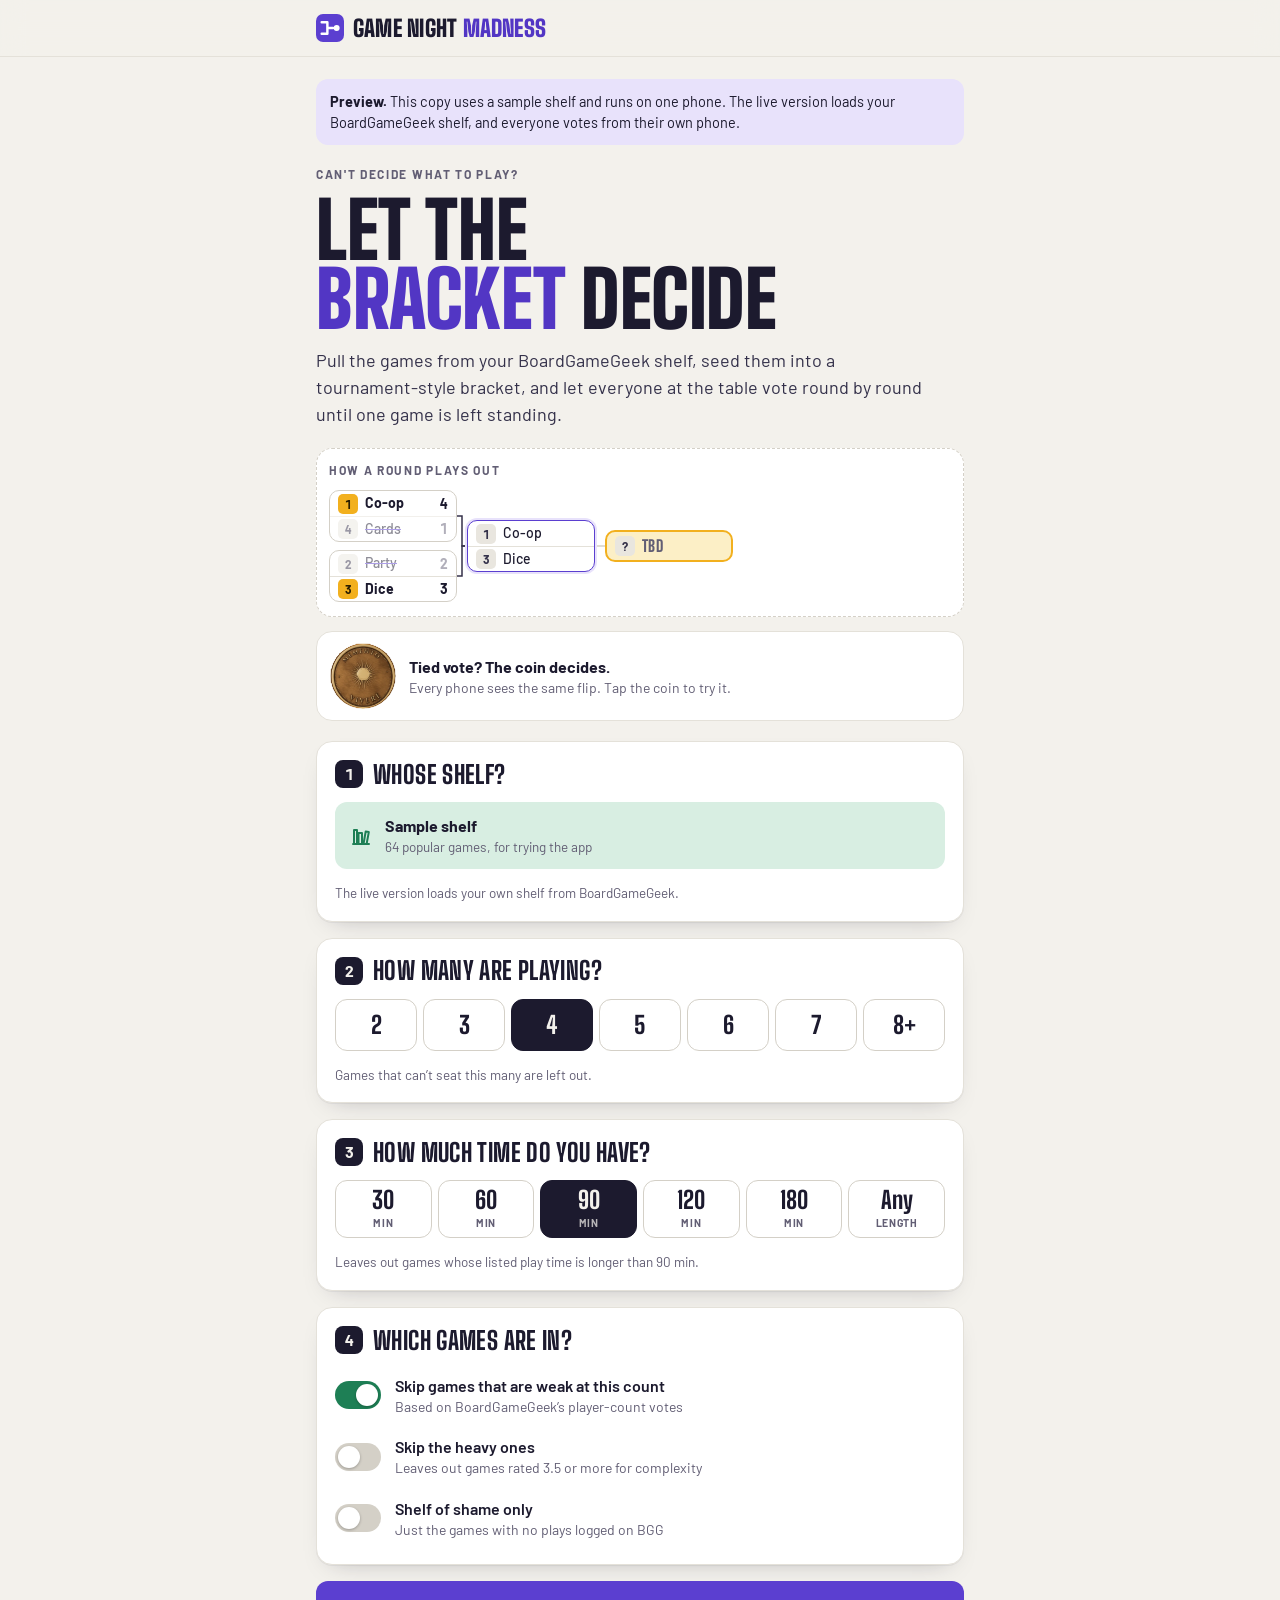
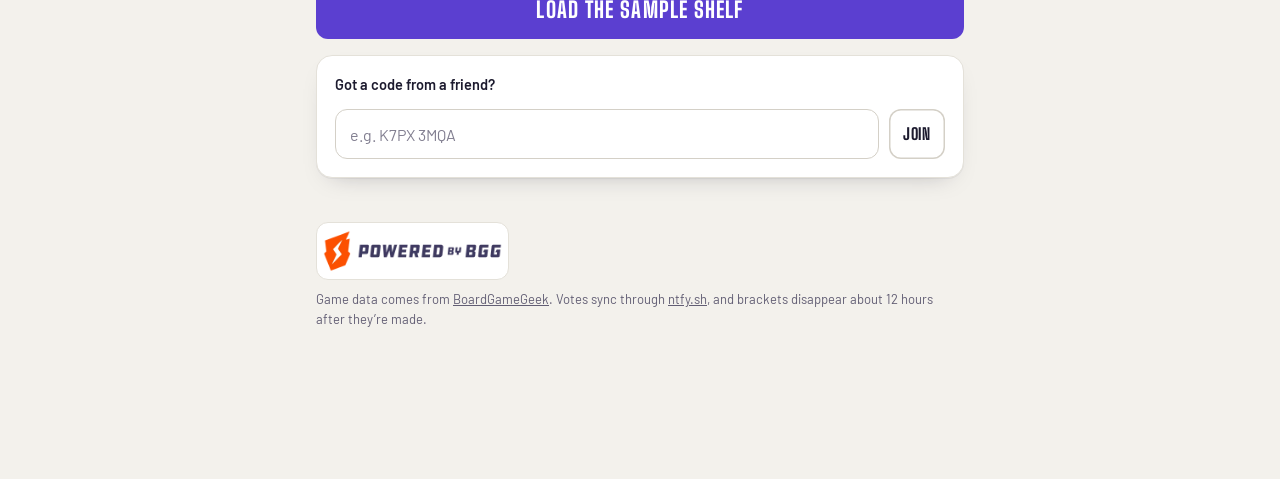
<file: preview.html>
<!doctype html>
<html lang="en">
<head>
<meta charset="utf-8">
<meta name="viewport" content="width=device-width, initial-scale=1, viewport-fit=cover">
<title>Game Night Madness</title>
<meta name="description" content="Can't decide what to play? Pull the games from your BoardGameGeek shelf, seed them into a tournament-style bracket, and let the whole table vote until one game is left standing.">
<meta name="theme-color" content="#5B3FD0">
<meta property="og:title" content="Game Night Madness">
<meta property="og:description" content="Vote on what we play tonight, bracket style.">
<link rel="icon" href="data:image/svg+xml,%3Csvg xmlns='http://www.w3.org/2000/svg' viewBox='0 0 32 32'%3E%3Crect width='32' height='32' rx='8' fill='%235B3FD0'/%3E%3Cpath d='M6.5 9.5h6.5v13H6.5M13 16h6.5' fill='none' stroke='white' stroke-width='2.8' stroke-linecap='round' stroke-linejoin='round'/%3E%3Ccircle cx='23.6' cy='16' r='3.4' fill='white'/%3E%3C/svg%3E">
<link rel="manifest" href="manifest.webmanifest">
<link rel="apple-touch-icon" href="icons/apple-touch-icon.png">
<meta name="apple-mobile-web-app-title" content="Game Night">
<meta name="mobile-web-app-capable" content="yes">
<meta name="apple-mobile-web-app-capable" content="yes">
<meta name="apple-mobile-web-app-status-bar-style" content="default">
<link rel="preconnect" href="https://fonts.googleapis.com">
<link rel="preconnect" href="https://fonts.gstatic.com" crossorigin>
<link rel="stylesheet" href="https://fonts.googleapis.com/css2?family=Barlow:wght@400;500;600;700&family=Big+Shoulders+Display:wght@700;800;900&display=swap">
<style>
:root{
  --paper:#F3F1EC;--card:#FFFFFF;--sunk:#E9E6DF;--ink:#1C1A2E;--ink-2:#34314A;--muted:#625E74;--line:#D4D0C7;--line-2:#E4E1D9;
  --accent:#5B3FD0;--accent-press:#4A30B5;--accent-ink:#FFFFFF;--accent-soft:#E8E2FB;--accent-text:#5236C4;
  --gold:#F2B01E;--gold-ink:#2A1E00;--gold-soft:#FCEFC6;
  --ok:#1E7F55;--ok-soft:#D8EEE2;
  --logo-ground:#FFFFFF; /* BGG's logo has navy text on a clear background, so it always sits on white */
  --shadow:0 1px 0 rgba(28,26,46,.05),0 10px 24px -16px rgba(28,26,46,.35);
  --display:"Big Shoulders Display","Oswald","Arial Narrow",Impact,sans-serif;
  --body:"Barlow","Helvetica Neue",Arial,system-ui,sans-serif;
  color-scheme:light;
}
@media (prefers-color-scheme:dark){
  :root:not([data-theme="light"]){
    --paper:#110F1C;--card:#1B1830;--sunk:#161427;--ink:#EDEBF5;--ink-2:#D2CFE0;--muted:#A09CB4;--line:#302C48;--line-2:#25223A;
    --accent:#7159EC;--accent-press:#634BE0;--accent-ink:#FFFFFF;--accent-soft:#2A2350;--accent-text:#A99AFF;
    --gold:#FFC53D;--gold-ink:#231800;--gold-soft:#3A2E12;
    --ok:#5CC592;--ok-soft:#173327;
    --shadow:0 1px 0 rgba(0,0,0,.35),0 12px 28px -16px rgba(0,0,0,.7);
    color-scheme:dark;
  }
}
:root[data-theme="dark"]{
  --paper:#110F1C;--card:#1B1830;--sunk:#161427;--ink:#EDEBF5;--ink-2:#D2CFE0;--muted:#A09CB4;--line:#302C48;--line-2:#25223A;
  --accent:#7159EC;--accent-press:#634BE0;--accent-ink:#FFFFFF;--accent-soft:#2A2350;--accent-text:#A99AFF;
  --gold:#FFC53D;--gold-ink:#231800;--gold-soft:#3A2E12;
  --ok:#5CC592;--ok-soft:#173327;
  --shadow:0 1px 0 rgba(0,0,0,.35),0 12px 28px -16px rgba(0,0,0,.7);
  color-scheme:dark;
}
/* Layout shared with Dinner Madness (its colour names mapped to accent / gold / ok) */
*,*::before,*::after{box-sizing:border-box}
html{-webkit-text-size-adjust:100%;text-size-adjust:100%}
body{margin:0;min-height:100vh;background:var(--paper);color:var(--ink);font:400 16px/1.45 var(--body);-webkit-font-smoothing:antialiased;-webkit-tap-highlight-color:transparent}
[hidden]{display:none!important}
img,svg{max-width:100%}
button,input,select{font:inherit;color:inherit}
a{color:inherit}
:focus-visible{outline:3px solid var(--gold);outline-offset:2px}
.sr{position:absolute;width:1px;height:1px;overflow:hidden;clip:rect(0 0 0 0);clip-path:inset(50%);white-space:nowrap}

/* top bar */
.top{position:sticky;top:0;z-index:30;background:var(--paper);border-bottom:1px solid var(--line-2);padding-top:env(safe-area-inset-top,0px)}
@supports ((backdrop-filter:blur(8px)) or (-webkit-backdrop-filter:blur(8px))){.top{background:color-mix(in srgb,var(--paper) 85%,transparent);backdrop-filter:blur(12px);-webkit-backdrop-filter:blur(12px)}}
.top-in{max-width:680px;margin:0 auto;padding:10px 16px;display:flex;align-items:center;gap:12px;justify-content:space-between;min-height:56px}
.brand{display:inline-flex;align-items:center;gap:9px;text-decoration:none;font-family:var(--display);font-weight:900;font-size:23px;letter-spacing:.01em;text-transform:uppercase;line-height:1;white-space:nowrap}
.brand svg{width:28px;height:28px;flex:none}
.brand em{font-style:normal;color:var(--accent-text)}
.codechip{appearance:none;font:700 13px/1 var(--body);letter-spacing:.12em;text-transform:uppercase;padding:8px 11px;border:1.5px solid var(--line);border-radius:999px;background:var(--card);color:var(--ink-2);cursor:pointer;white-space:nowrap}

.wrap{max-width:680px;margin:0 auto;padding:22px 16px 150px}
.view{display:flex;flex-direction:column;gap:16px}

/* type */
.eyebrow{margin:0;font:700 12px/1.25 var(--body);letter-spacing:.14em;text-transform:uppercase;color:var(--muted)}
.display{margin:0;font-family:var(--display);font-weight:900;font-size:clamp(46px,12.5vw,78px);line-height:.88;letter-spacing:-.005em;text-transform:uppercase;text-wrap:balance}
.display .hl{color:var(--accent-text)}
h2,h3{margin:0;text-wrap:balance}
h2{font:800 25px/1.05 var(--display);text-transform:uppercase;letter-spacing:.015em}
h3{font:700 17px/1.2 var(--body)}
.lede{margin:0;font-size:18px;line-height:1.5;color:var(--ink-2);max-width:34em}
.muted{color:var(--muted)}
p.muted{margin:0}
.fine{font-size:13.5px;line-height:1.45;color:var(--muted);margin:0}
.center{text-align:center}

/* surfaces */
.panel{background:var(--card);border:1px solid var(--line-2);border-radius:16px;padding:18px;display:flex;flex-direction:column;gap:14px;box-shadow:var(--shadow)}
.ph{display:flex;align-items:center;justify-content:space-between;gap:10px}
.step{display:flex;align-items:center;gap:10px}
.stepn{flex:none;width:28px;height:28px;border-radius:8px;background:var(--ink);color:var(--paper);display:grid;place-items:center;font:700 16px/1 var(--body);font-variant-numeric:tabular-nums}

/* controls */
.btn{appearance:none;border:0;border-radius:12px;background:var(--accent);color:var(--accent-ink);font:800 19px/1 var(--display);letter-spacing:.05em;text-transform:uppercase;padding:15px 18px;cursor:pointer;display:inline-flex;align-items:center;justify-content:center;gap:10px;text-decoration:none;min-height:50px;transition:transform .08s ease,background-color .15s ease,opacity .15s}
.btn:hover{background:var(--accent-press)}
.btn:active{transform:translateY(1px)}
.btn:disabled{opacity:.42;cursor:not-allowed;transform:none}
.btn.big{width:100%;min-height:58px;font-size:22px}
.btn.ghost{background:transparent;color:var(--ink);box-shadow:inset 0 0 0 1.5px var(--line)}
.btn.ghost:hover{background:var(--sunk)}
.btn.sm{min-height:40px;font-size:16px;padding:10px 14px}
.btn .spin{border-color:rgba(255,255,255,.35);border-top-color:#fff}
.linkbtn{appearance:none;background:none;border:0;padding:4px 0;color:var(--accent-text);font-weight:600;cursor:pointer;text-decoration:underline;text-underline-offset:3px;align-self:flex-start;text-align:left}
input[type=text],input[type=search],select{width:100%;min-height:50px;border:1.5px solid var(--line);border-radius:12px;background:var(--card);padding:12px 14px;font-size:16px}
input::placeholder{color:var(--muted);opacity:.8}
input[type=text]:focus,input[type=search]:focus,select:focus{outline:none;border-color:var(--accent);box-shadow:0 0 0 3px var(--accent-soft)}
.lbl{font-weight:600;font-size:14.5px;display:block;margin-bottom:6px}
.row{display:flex;gap:10px;flex-wrap:wrap}
.row>input{flex:1 1 190px;width:auto}
.row>.btn{flex:0 0 auto}

.spin{width:18px;height:18px;border-radius:50%;border:2.5px solid var(--line);border-top-color:var(--accent);animation:spin .8s linear infinite;flex:none;display:inline-block}
@keyframes spin{to{transform:rotate(360deg)}}

/* hero */
.hero{display:flex;flex-direction:column;gap:14px;padding:6px 0 4px}
.hero-bk{margin-top:6px;padding:14px 12px 10px;border-radius:16px;background:var(--card);border:1px dashed var(--line);display:flex;flex-direction:column;gap:8px}
.hero-bk .bk-scroll{margin:0;padding:0}

/* location */
.loc{display:flex;align-items:center;gap:12px;padding:12px 14px;border-radius:12px;background:var(--sunk);min-height:58px}
.loc[data-state=found]{background:var(--ok-soft)}
.loc[data-state=error]{background:var(--accent-soft)}
.loc svg{flex:none;width:22px;height:22px;color:var(--ok)}
.loc b{display:block;font-weight:700}
.loc small{display:block;color:var(--muted);font-size:13.5px}
.loc span{min-width:0}

/* radius chips */
.chips{display:grid;grid-template-columns:repeat(5,minmax(0,1fr));gap:8px}
.chips button{appearance:none;min-height:58px;border-radius:12px;border:1.5px solid var(--line);background:var(--card);cursor:pointer;display:flex;flex-direction:column;align-items:center;justify-content:center;gap:3px;padding:6px 2px}
.chips b{font:800 24px/1 var(--display)}
.chips small{font-size:10.5px;color:var(--muted);text-transform:uppercase;letter-spacing:.1em;font-weight:700}
.chips button[aria-pressed=true]{background:var(--ink);color:var(--paper);border-color:var(--ink)}
.chips button[aria-pressed=true] small{color:inherit;opacity:.72}

/* switches */
.sws{display:flex;flex-direction:column;gap:6px}
.sw{display:flex;align-items:center;gap:14px;cursor:pointer;padding:6px 0;position:relative}
.sw input{position:absolute;opacity:0;width:1px;height:1px}
.sw-ui{flex:none;width:46px;height:28px;border-radius:999px;background:var(--line);position:relative;transition:background-color .15s}
.sw-ui::after{content:"";position:absolute;top:3px;left:3px;width:22px;height:22px;border-radius:50%;background:#fff;box-shadow:0 1px 3px rgba(0,0,0,.28);transition:transform .15s}
.sw input:checked+.sw-ui{background:var(--ok)}
.sw input:checked+.sw-ui::after{transform:translateX(18px)}
.sw input:focus-visible+.sw-ui{outline:3px solid var(--gold);outline-offset:2px}
.sw b{display:block;font-weight:600}
.sw small{display:block;color:var(--muted);font-size:14px}

/* recents */
.recent{list-style:none;margin:0;padding:0;display:flex;flex-direction:column;gap:8px}
.recent a{display:flex;justify-content:space-between;gap:10px;padding:12px 14px;border-radius:12px;background:var(--sunk);text-decoration:none;font-weight:600}
.recent a small{color:var(--muted);font-weight:500}

/* build */
.back{appearance:none;background:none;border:0;padding:0;font-weight:600;color:var(--muted);cursor:pointer;align-self:flex-start}
.back:hover{color:var(--ink)}
.modes{display:grid;grid-template-columns:1fr 1fr;gap:10px}
.mode{appearance:none;text-align:left;border:1.5px solid var(--line);border-radius:14px;background:var(--card);padding:14px;cursor:pointer;display:flex;flex-direction:column;gap:5px}
.mode b{font:800 21px/1.02 var(--display);text-transform:uppercase;letter-spacing:.02em}
.mode small{color:var(--muted);font-size:14px;line-height:1.35}
.mode[aria-pressed=true]{border-color:var(--accent);background:var(--accent-soft);box-shadow:inset 0 0 0 1px var(--accent)}

/* picker */
.pk{display:flex;flex-direction:column;gap:12px}
.pk-bar{display:flex;flex-wrap:wrap;gap:10px;align-items:center;justify-content:space-between}
.seg{display:inline-flex;border:1.5px solid var(--line);border-radius:10px;overflow:hidden;background:var(--card)}
.seg button{appearance:none;border:0;background:transparent;padding:8px 13px;font:700 15px/1 var(--body);cursor:pointer;min-height:40px;white-space:nowrap}
.seg button+button{border-left:1.5px solid var(--line)}
.seg button[aria-pressed=true]{background:var(--ink);color:var(--paper)}
.pk-count{margin:0;font-weight:600}
.plist{list-style:none;margin:0;padding:0;display:flex;flex-direction:column;border:1px solid var(--line-2);border-radius:12px;overflow:hidden}
.plist li+li{border-top:1px solid var(--line-2)}
.pk-row{display:flex;align-items:center;gap:12px;padding:11px 12px;cursor:pointer;background:var(--card)}
.pk-row:hover{background:var(--sunk)}
.pk-row input{width:20px;height:20px;accent-color:var(--accent);flex:none;margin:0}
.pk-row .sd:empty{background:transparent;box-shadow:inset 0 0 0 1.5px var(--line-2)}
.pk-row.on .sd{background:var(--ink);color:var(--paper)}
.pk-txt{min-width:0;display:flex;flex-direction:column}
.pk-txt b{font-weight:600;overflow-wrap:anywhere}
.pk-txt small{color:var(--muted);font-size:13.5px}
.pk-empty{padding:14px;color:var(--muted)}

/* seed badge */
.sd{flex:none;display:inline-grid;place-items:center;width:32px;height:32px;border-radius:8px;background:var(--sunk);color:var(--ink-2);font:700 16px/1 var(--body);font-variant-numeric:tabular-nums}

/* room */
.rh{display:flex;flex-direction:column;gap:9px}
.rh .display{font-size:clamp(42px,11.5vw,68px)}
.rh-meta{display:flex;flex-wrap:wrap;gap:6px 14px;align-items:center;color:var(--muted);font-size:14.5px}
.status{display:inline-flex;align-items:center;gap:7px;font-weight:600;color:var(--ink-2)}
.status i{width:8px;height:8px;border-radius:50%;background:var(--ok);box-shadow:0 0 0 3px var(--ok-soft)}
.status[data-s=reconnecting] i,.status[data-s=connecting] i{background:var(--gold);box-shadow:0 0 0 3px var(--gold-soft)}
.status[data-s=offline] i{background:var(--accent);box-shadow:0 0 0 3px var(--accent-soft)}
.status[data-s=local] i{background:var(--muted);box-shadow:0 0 0 3px var(--sunk)}
.tabs{display:grid;grid-template-columns:repeat(3,1fr);gap:4px;padding:4px;border-radius:14px;background:var(--sunk)}
.tab{appearance:none;border:0;background:transparent;border-radius:10px;padding:10px 6px;font:800 17px/1 var(--display);text-transform:uppercase;letter-spacing:.05em;color:var(--muted);cursor:pointer;min-height:44px}
.tab[aria-selected=true]{background:var(--card);color:var(--ink);box-shadow:var(--shadow)}
.tab .n{display:inline-block;min-width:20px;padding:2px 5px;margin-left:4px;border-radius:999px;background:var(--accent);color:var(--accent-ink);font:700 12px/1.2 var(--body);letter-spacing:0;vertical-align:2px}
.tabp{display:flex;flex-direction:column;gap:16px}

/* lobby */
.lobby-share{flex-direction:row;align-items:center;gap:18px}
.qr-big{background:#fff;padding:8px;border-radius:14px;width:196px;flex:none;border:1px solid var(--line-2)}
.qr-big svg,.qr svg{display:block;width:100%;height:auto}
.code-big{font:800 30px/1 var(--display);letter-spacing:.14em;margin:4px 0 0}
.people-inline{list-style:none;margin:0;padding:0;display:flex;flex-wrap:wrap;gap:8px}
.people-inline li{padding:7px 12px;border-radius:999px;background:var(--sunk);font-weight:600}
.field{list-style:none;margin:0;padding:0;display:grid;grid-template-columns:1fr 1fr;gap:12px 16px}
.field li{display:flex;gap:10px;align-items:center;min-width:0}
.field li span:last-child{min-width:0}
.field b{display:block;font-weight:600;overflow-wrap:anywhere}
.field small{display:block;color:var(--muted);font-size:13px}
.wait{flex-direction:row;align-items:center;gap:14px}
.wait p{margin:0}

/* voting */
.as{display:flex;flex-direction:column;gap:8px}
.as-chips{display:flex;flex-wrap:wrap;gap:8px}
.as-c{appearance:none;border:1.5px solid var(--line);background:var(--card);border-radius:999px;padding:9px 14px;font-weight:600;cursor:pointer}
.as-c.on{background:var(--ink);color:var(--paper);border-color:var(--ink)}
.as-c .ok{color:var(--ok);font-weight:700}
.as-c.on .ok{color:inherit}
.prog{display:flex;flex-direction:column;gap:8px}
.prog-bar{height:8px;border-radius:999px;background:var(--sunk);overflow:hidden}
.prog-bar i{display:block;height:100%;background:var(--ok);border-radius:inherit;transition:width .4s ease}
.prog p{margin:0;font-size:15px}
.mus{display:flex;flex-direction:column;gap:14px}
.mu{background:var(--card);border:1px solid var(--line-2);border-radius:16px;overflow:hidden;box-shadow:var(--shadow)}
.mu-h{display:flex;justify-content:space-between;gap:10px;padding:11px 14px 7px;font:700 12px/1 var(--body);letter-spacing:.12em;text-transform:uppercase;color:var(--muted)}
.mu-h .picked{color:var(--accent-text)}
.mu-o{appearance:none;position:relative;display:flex;align-items:center;gap:12px;width:100%;text-align:left;border:0;background:transparent;padding:12px 14px;cursor:pointer;min-height:66px;overflow:hidden}
button.mu-o:hover{background:var(--sunk)}
.mu-o.on,button.mu-o.on:hover{background:var(--accent-soft)}
.mu-o.on .sd{background:var(--accent);color:var(--accent-ink)}
.mu-o.static{cursor:default}
.mu-t{flex:1;min-width:0;display:flex;flex-direction:column}
.mu-t b{font:800 22px/1.02 var(--display);text-transform:uppercase;letter-spacing:.01em;overflow-wrap:anywhere}
.mu-t small{color:var(--muted);font-size:14px;margin-top:3px}
.mu-ck{flex:none;width:26px;height:26px;border-radius:50%;border:2px solid var(--line);position:relative}
.mu-o.on .mu-ck{border-color:var(--accent);background:var(--accent)}
.mu-o.on .mu-ck::after{content:"";position:absolute;left:7.5px;top:3.5px;width:6px;height:11px;border:solid var(--accent-ink);border-width:0 2.5px 2.5px 0;transform:rotate(45deg)}
.mu-vs{height:0;border-top:1px dashed var(--line);position:relative;margin:0 14px}
.mu-vs span{position:absolute;left:50%;top:0;transform:translate(-50%,-50%);background:var(--card);padding:0 8px;font:800 13px/1 var(--display);letter-spacing:.14em;color:var(--muted);text-transform:uppercase}
.mu-bar{position:absolute;left:0;top:0;bottom:0;background:var(--gold-soft);transition:width .45s ease}
.mu-o>*:not(.mu-bar){position:relative}
.mu-v{font:700 24px/1 var(--body);min-width:30px;text-align:right;font-variant-numeric:tabular-nums}
.mu.bye .mu-t b{font-size:19px}
.lockbar{position:fixed;left:0;right:0;bottom:0;z-index:25;padding:14px 16px calc(14px + env(safe-area-inset-bottom,0px));background:linear-gradient(to top,var(--paper) 62%,transparent)}
.lockbar-in{max-width:648px;margin:0 auto}
.lockbar .btn{width:100%;min-height:58px;font-size:22px;box-shadow:0 12px 26px -12px rgba(91,63,208,.55)}
.host-tools{display:flex;flex-wrap:wrap;align-items:center;justify-content:space-between;gap:10px;padding:14px;border-radius:14px;border:1.5px dashed var(--line)}
.confirm{padding:16px;border-radius:14px;background:var(--gold-soft);display:flex;flex-direction:column;gap:12px}
.confirm p{margin:0}
.results{background:var(--card);border:1px solid var(--line-2);border-radius:14px;padding:13px 14px}
.results summary{cursor:pointer;list-style:none;display:flex;justify-content:space-between;align-items:center;gap:10px}
.results summary::-webkit-details-marker{display:none}
.results summary::after{content:"";width:8px;height:8px;border:solid var(--muted);border-width:0 2px 2px 0;transform:rotate(45deg);margin:-4px 4px 0 0;transition:transform .15s}
.results[open] summary::after{transform:rotate(-135deg);margin-top:4px}
.results ul{list-style:none;margin:12px 0 2px;padding:0;display:flex;flex-direction:column;gap:10px}
.results li{display:grid;grid-template-columns:minmax(0,1fr) auto minmax(0,1fr);gap:4px 10px;align-items:baseline}
.results li b{font-weight:700;overflow-wrap:anywhere}
.results .score{font:700 17px/1 var(--body);font-variant-numeric:tabular-nums}
.results .lose{color:var(--muted);text-align:right;text-decoration:line-through;text-decoration-color:var(--accent);text-decoration-thickness:2px;overflow-wrap:anywhere}
.results li small{grid-column:1/-1;color:var(--muted);font-size:12.5px}

/* champion */
.champ{position:relative;overflow:hidden;border-radius:20px;background:var(--gold);color:var(--gold-ink);padding:26px 20px 22px;display:flex;flex-direction:column;gap:10px}
.champ .eyebrow{color:inherit;opacity:.78}
.champ-n{font:900 clamp(46px,13vw,84px)/.88 var(--display);text-transform:uppercase;margin:0;overflow-wrap:anywhere}
.champ p{margin:0}
.champ-sub{font-weight:700;font-size:17px}
.champ-score{font-size:15px;opacity:.85}
.champ-acts{display:flex;flex-wrap:wrap;gap:8px;margin-top:8px}
.champ .btn{background:var(--gold-ink);color:var(--gold)}
.champ .btn:hover{background:var(--gold-ink);opacity:.9}
.champ .btn.ghost{background:transparent;color:var(--gold-ink);box-shadow:inset 0 0 0 1.5px var(--gold-ink)}
.champ .btn.ghost:hover{background:rgba(0,0,0,.06)}
.champ-mark{position:absolute;right:-26px;bottom:-34px;width:170px;height:170px;opacity:.1;pointer-events:none}
.champ>*:not(.champ-mark){position:relative}
.spots{list-style:none;margin:0;padding:0;display:flex;flex-direction:column}
.spots li{display:flex;align-items:center;justify-content:space-between;gap:12px;padding:11px 0;border-top:1px solid var(--line-2)}
.spots li:first-child{border-top:0}
.spots b{display:block;font-weight:600}
.spots small{color:var(--muted);font-size:13.5px}
.spots a{flex:none;font-weight:600;color:var(--accent-text)}

/* bracket */
.bk-scroll{overflow-x:auto;-webkit-overflow-scrolling:touch;margin:0 -16px;padding:4px 16px 14px}
.bk{position:relative;flex:none}
.bk-lines{position:absolute;left:0;top:0;overflow:visible}
.bk-lines path{fill:none;stroke:var(--line);stroke-width:1.5}
.bk-lines path.hot{stroke:var(--ink-2)}
.bk-rl{position:absolute;top:0;font:800 13px/1 var(--display);letter-spacing:.12em;text-transform:uppercase;color:var(--muted);white-space:nowrap}
.bk-m{position:absolute;background:var(--card);border:1px solid var(--line);border-radius:10px;display:flex;flex-direction:column;overflow:hidden}
.bk-m.live{border-color:var(--accent);box-shadow:0 0 0 2px var(--accent-soft)}
.bk-e{flex:1;display:flex;align-items:center;gap:7px;padding:0 8px;min-width:0;font-size:14px}
.bk-e+.bk-e{border-top:1px solid var(--line-2)}
.bk-e .sd{width:20px;height:20px;border-radius:5px;font-size:12px}
.bk-e .nm{flex:1;min-width:0;overflow:hidden;text-overflow:ellipsis;white-space:nowrap;font-weight:500}
.bk-e .vt{font:700 14px/1 var(--body);color:var(--muted);font-variant-numeric:tabular-nums}
.bk-e.w .nm{font-weight:700}
.bk-e.w .sd{background:var(--gold);color:var(--gold-ink)}
.bk-e.w .vt{color:var(--ink)}
.bk-e.l{opacity:.5}
.bk-e.l .nm{text-decoration:line-through;text-decoration-color:var(--accent)}
.bk-e.tbd .nm,.bk-e.bye .nm{color:var(--muted);font-style:italic}
.bk-m.champ-box{border:2px solid var(--gold);background:var(--gold-soft)}
.bk-m.champ-box .nm{font:800 16px/1 var(--display);text-transform:uppercase;letter-spacing:.02em}
.stage-sw{align-self:flex-start}

/* invite */
.inv{display:flex;flex-direction:row;gap:18px;align-items:center}
.qr{background:#fff;padding:8px;border-radius:14px;width:170px;flex:none;border:1px solid var(--line-2)}
.people{list-style:none;margin:0;padding:0;display:flex;flex-direction:column}
.people li{display:flex;align-items:center;gap:12px;padding:10px 0;border-top:1px solid var(--line-2)}
.people li:first-child{border-top:0}
.av{flex:none;width:36px;height:36px;border-radius:50%;display:grid;place-items:center;background:var(--sunk);font:800 17px/1 var(--display);text-transform:uppercase}
.pn{flex:1;min-width:0;font-weight:600;overflow-wrap:anywhere}
.pn small{color:var(--muted);font-size:11.5px;margin-left:6px;text-transform:uppercase;letter-spacing:.08em;font-weight:700}
.pill{font:700 12px/1 var(--body);letter-spacing:.06em;text-transform:uppercase;padding:6px 9px;border-radius:999px;background:var(--sunk);color:var(--muted);white-space:nowrap}
.pill.ok{background:var(--ok-soft);color:var(--ok)}
.warnbox{padding:12px 14px;border-radius:12px;background:var(--gold-soft);font-size:14.5px}

/* misc */
.loading{display:flex;align-items:center;gap:12px;color:var(--muted);margin:0}
.errbox{padding:14px;border-radius:12px;background:var(--accent-soft);display:flex;flex-direction:column;gap:12px}
.errbox p{margin:0}
.foot{margin-top:28px;color:var(--muted);font-size:13px;line-height:1.5}
.foot a{color:inherit}
#toast{position:fixed;left:50%;bottom:calc(96px + env(safe-area-inset-bottom,0px));transform:translate(-50%,16px);opacity:0;background:var(--ink);color:var(--paper);padding:12px 16px;border-radius:12px;font-weight:600;max-width:calc(100% - 32px);width:max-content;z-index:60;pointer-events:none;transition:opacity .2s,transform .2s;box-shadow:var(--shadow);text-align:center}
#toast.show{opacity:1;transform:translate(-50%,0)}
#fx{position:fixed;inset:0;width:100%;height:100%;pointer-events:none;z-index:55}

@media (min-width:760px){
  #p-bracket .bk-scroll{margin-inline:calc(340px - 50vw);padding-inline:calc(50vw - 340px)}
}
@media (max-width:480px){
  .lobby-share,.inv{flex-direction:column;text-align:center}
  .field{grid-template-columns:1fr}
  .modes{grid-template-columns:1fr}
  .qr-big{width:220px}
}
@media (prefers-reduced-motion:reduce){
  *:not(.spin),*:not(.spin)::before,*:not(.spin)::after{animation-duration:.01ms!important;transition-duration:.01ms!important;scroll-behavior:auto!important}
}
/* ---------- Game Night additions ---------- */
.brand{font-size:clamp(18px,5.6vw,23px)}
.banner{margin:0 0 16px;padding:12px 14px;border-radius:12px;background:var(--accent-soft);color:var(--ink);font-size:14.5px;line-height:1.45}

/* player and time chips */
.chips.c7{grid-template-columns:repeat(7,minmax(0,1fr));gap:6px}
.chips.c6{grid-template-columns:repeat(6,minmax(0,1fr));gap:6px}
.chips.c7 button{min-height:52px}
.chips small{letter-spacing:.06em}

/* shelf source */
.shelf-src{display:flex;align-items:center;gap:12px;padding:12px 14px;border-radius:12px;background:var(--ok-soft);min-height:58px}
.shelf-src svg{flex:none;width:24px;height:24px;color:var(--ok)}
.shelf-src b{display:block;font-weight:700}
.shelf-src small{display:block;color:var(--muted);font-size:13.5px}

/* thumbnails (BGG box art, with a letter underneath while it loads or if it's missing) */
.th{position:relative;flex:none;width:44px;height:44px;border-radius:10px;background:var(--sunk);overflow:hidden;display:grid;place-items:center;box-shadow:inset 0 0 0 1px var(--line-2)}
.th::before{content:attr(data-l);font:800 20px/1 var(--display);color:var(--muted);text-transform:uppercase}
.th img{position:absolute;inset:0;width:100%;height:100%;object-fit:cover;display:block}
.pk-row .th{width:40px;height:40px;border-radius:8px}
.field .th{width:34px;height:34px;border-radius:8px}
.field .th::before{font-size:16px}
.mu-o .th{width:48px;height:48px}
.spots .th{width:36px;height:36px;border-radius:8px}
.spots li>span:first-of-type{display:flex;align-items:center;gap:12px;min-width:0}

/* champion art */
.champ-head{display:flex;align-items:center;gap:14px}
.champ-art{position:relative;flex:none;width:72px;height:72px;border-radius:12px;overflow:hidden;background:rgba(0,0,0,.08);box-shadow:0 8px 20px -10px rgba(0,0,0,.5)}
.champ-n.long{font-size:clamp(38px,10.5vw,66px);line-height:.9}
.champ-art img{position:absolute;inset:0;width:100%;height:100%;object-fit:cover}

/* lens switch */
.lens-row{display:flex;flex-direction:column;gap:8px}
.lens-row .lbl{margin:0}

/* footer + BGG badge */
.foot{margin-top:28px;display:flex;flex-direction:column;gap:10px;align-items:flex-start}
.foot p{margin:0}
.bgg-badge{display:inline-flex;align-items:center;gap:8px;text-decoration:none;color:var(--ink-2);font:700 13px/1 var(--body);letter-spacing:.04em;padding:8px 12px;border-radius:999px;border:1.5px solid var(--line);background:var(--card)}
/* BGG asks for the logo "sized so that the text remains easily legible": at 56px tall its lettering is about 13px high.
   The file's own transparent margins give it clear space inside the white badge. */
.bgg-badge img{height:56px;width:auto;max-width:100%;display:block}
.bgg-badge img+span{display:none}
.bgg-badge:has(img){padding:0;border:1px solid var(--line-2);border-radius:12px;background:var(--logo-ground);overflow:hidden}
.bgg-badge:has(img):hover{border-color:var(--line)}

/* install card (add to home screen) */
.install-row{display:flex;align-items:center;gap:14px}
.install-row>div{min-width:0}
.install-row p{margin:4px 0 0}
.install-ic{width:48px;height:48px;border-radius:12px;flex:none;display:block}
.install-acts{align-items:center;gap:8px 18px}
.install-acts .linkbtn{align-self:center}
</style>
<style id="coin-art">:root{--coin-h:url("[data-uri]");--coin-t:url("[data-uri]")}</style>
<style>
/* coin tiebreaker */
.coin-img{display:inline-block;border-radius:50%;background:center/cover no-repeat}
.coin-img.h{background-image:var(--coin-h)}
.coin-img.t{background-image:var(--coin-t)}
.mini-coin{width:18px;height:18px;vertical-align:-4px;flex:none;box-shadow:0 1px 2px rgba(0,0,0,.35)}
.coin-lift{display:block;perspective:700px}
.coin3d{display:block;position:relative;width:var(--cs,160px);height:var(--cs,160px);transform-style:preserve-3d;-webkit-transform-style:preserve-3d}
.coin3d .layer,.coin3d .face{position:absolute;inset:0;border-radius:50%}
.coin3d .layer{background:linear-gradient(90deg,#5e3818,#b97f3f 42%,#e0b36a 50%,#a06a31 60%,#5e3818)}
.coin3d .face{background:center/cover no-repeat;backface-visibility:hidden;-webkit-backface-visibility:hidden}
.coin3d .face.h{background-image:var(--coin-h);transform:translateZ(calc(var(--ct,10px) / 2))}
.coin3d .face.t{background-image:var(--coin-t);transform:rotateX(180deg) translateZ(calc(var(--ct,10px) / 2))}
.coin-tip{display:flex;align-items:center;gap:14px;padding:12px 14px;border-radius:16px;background:var(--card);border:1px solid var(--line-2)}
.coin-demo{appearance:none;border:0;background:none;padding:0;cursor:pointer;flex:none;border-radius:50%}
.coin-demo:focus-visible{outline-offset:4px;border-radius:50%}
.coin-tip p{margin:0;min-width:0}
.coin-tip b{display:block;font-weight:700}
.coin-tip small{display:block;color:var(--muted);font-size:14px;line-height:1.4}
body.noscroll{overflow:hidden}
.flip{position:fixed;inset:0;z-index:70;display:grid;place-items:center;padding:20px 16px calc(20px + env(safe-area-inset-bottom,0px));background:rgba(10,12,16,.74)}
@supports ((backdrop-filter:blur(6px)) or (-webkit-backdrop-filter:blur(6px))){.flip{backdrop-filter:blur(6px);-webkit-backdrop-filter:blur(6px)}}
.flip-card{width:min(420px,100%);max-height:100%;overflow:auto;background:var(--card);color:var(--ink);border-radius:22px;padding:22px 18px 18px;display:flex;flex-direction:column;align-items:center;gap:10px;text-align:center;box-shadow:0 30px 60px -20px rgba(0,0,0,.6)}
.flip-card h2{font-size:30px;line-height:1}
.flip-card #flip-score{margin:0;color:var(--muted);font-weight:600}
.flip-calls{display:grid;grid-template-columns:1fr 1fr;gap:8px;width:100%;margin-top:4px}
.flip-call{display:flex;align-items:center;gap:9px;padding:9px;border-radius:12px;background:var(--sunk);text-align:left;min-width:0;transition:opacity .3s,background-color .3s,box-shadow .3s}
.flip-call .coin-img{width:36px;height:36px;flex:none;box-shadow:0 1px 3px rgba(0,0,0,.35)}
.flip-call span:last-child{min-width:0}
.flip-call small{display:block;font:700 11px/1.1 var(--body);letter-spacing:.12em;text-transform:uppercase;color:var(--muted)}
.flip-call b{display:block;font:800 17px/1.05 var(--display);text-transform:uppercase;overflow-wrap:anywhere}
.flip-call.win{background:var(--gold-soft);box-shadow:inset 0 0 0 2px var(--gold)}
.flip-call.lose{opacity:.4}
.flip-stage{position:relative;width:100%;height:240px;display:flex;align-items:flex-end;justify-content:center;padding-bottom:18px}
.coin-shadow{position:absolute;bottom:8px;left:50%;width:140px;height:18px;margin-left:-70px;border-radius:50%;background:radial-gradient(closest-side,rgba(0,0,0,.38),transparent)}
.flip-result{margin:0;min-height:30px;font:800 26px/1.1 var(--display);text-transform:uppercase;letter-spacing:.01em}
.flip-result.pop{animation:pop .45s ease-out}
@keyframes pop{0%{transform:scale(.7);opacity:0}70%{transform:scale(1.08);opacity:1}100%{transform:scale(1)}}
.flip-actions{display:flex;gap:16px;align-items:center;justify-content:center;flex-wrap:wrap;min-height:44px}
.flip-actions .linkbtn{align-self:center}
.results .mini-coin{margin-right:4px}
.bk-e .mini-coin{width:16px;height:16px;margin-left:-2px}
</style>
</head>
<body>
<header class="top">
  <div class="top-in">
    <a class="brand" href="./" aria-label="Game Night Madness home">
      <svg viewBox="0 0 32 32" aria-hidden="true"><rect width="32" height="32" rx="8" fill="var(--accent)"/><path d="M6.5 9.5h6.5v13H6.5M13 16h6.5" fill="none" stroke="#fff" stroke-width="2.8" stroke-linecap="round" stroke-linejoin="round"/><circle cx="23.6" cy="16" r="3.4" fill="#fff"/></svg>
      <span>Game Night <em>Madness</em></span>
    </a>
    <button type="button" class="codechip" id="codechip" hidden></button>
  </div>
</header>

<main class="wrap">
  <p class="banner" id="preview-banner" hidden><b>Preview.</b> This copy uses a sample shelf and runs on one phone. The live version loads your BoardGameGeek shelf, and everyone votes from their own phone.</p>

  <!-- HOST: shelf, players, time -->
  <section class="view" id="v-setup" hidden>
    <div class="hero">
      <p class="eyebrow">Can't decide what to play?</p>
      <h1 class="display">Let the <span class="hl">bracket</span> decide</h1>
      <p class="lede">Pull the games from your BoardGameGeek shelf, seed them into a tournament-style bracket, and let everyone at the table vote round by round until one game is left standing.</p>
      <div class="hero-bk" aria-hidden="true">
        <p class="eyebrow">How a round plays out</p>
        <div id="hero-bracket"></div>
      </div>
      <div class="coin-tip">
        <button type="button" class="coin-demo" id="coin-demo" aria-label="Flip the tiebreaker coin"><span class="coin-lift" id="coin-demo-lift"></span></button>
        <p><b id="coin-demo-title">Tied vote? The coin decides.</b><small id="coin-demo-sub">Every phone sees the same flip. Tap the coin to try it.</small></p>
      </div>
    </div>

    <div class="panel" id="recent-panel" hidden>
      <h3>Jump back in</h3>
      <ul class="recent" id="recent-list"></ul>
    </div>

    <section class="panel" aria-labelledby="h-shelf">
      <div class="step"><span class="stepn">1</span><h2 id="h-shelf">Whose shelf?</h2></div>
      <div id="shelf-bgg">
        <label for="bgg-user" class="lbl">BoardGameGeek username</label>
        <input type="text" id="bgg-user" placeholder="Your BGG username" autocomplete="username" autocapitalize="off" autocorrect="off" spellcheck="false" maxlength="40" enterkeyhint="go">
        <p class="fine" style="margin-top:8px">We use the games marked <b>Owned</b> in that BGG collection, minus expansions. Collections on BGG are public, so no password is needed.</p>
      </div>
      <div class="shelf-src" id="shelf-sample" hidden>
        <svg viewBox="0 0 24 24" fill="none" stroke="currentColor" stroke-width="2" stroke-linecap="round" stroke-linejoin="round" aria-hidden="true"><path d="M4 20h16M5 20V6h3v14M9.5 20V9h3.5v11M14.5 20l2.2-12.5 3.1.6L17.6 20"/></svg>
        <span><b>Sample shelf</b><small id="sample-sub">Popular games, for trying the app</small></span>
      </div>
      <p class="fine" id="shelf-note" hidden></p>
      <button type="button" class="linkbtn" id="btn-src" hidden></button>
    </section>

    <section class="panel" aria-labelledby="h-players">
      <div class="step"><span class="stepn">2</span><h2 id="h-players">How many are playing?</h2></div>
      <div class="chips c7" id="players" role="group" aria-label="Number of players"></div>
      <p class="fine">Games that can’t seat this many are left out.</p>
    </section>

    <section class="panel" aria-labelledby="h-time">
      <div class="step"><span class="stepn">3</span><h2 id="h-time">How much time do you have?</h2></div>
      <div class="chips c6" id="times" role="group" aria-label="Longest game you have time for"></div>
      <p class="fine" id="time-note"></p>
    </section>

    <section class="panel" aria-labelledby="h-what">
      <div class="step"><span class="stepn">4</span><h2 id="h-what">Which games are in?</h2></div>
      <div class="sws">
        <label class="sw"><input type="checkbox" id="f-wk"><span class="sw-ui"></span><span><b>Skip games that are weak at this count</b><small>Based on BoardGameGeek’s player-count votes</small></span></label>
        <label class="sw"><input type="checkbox" id="f-hv"><span class="sw-ui"></span><span><b>Skip the heavy ones</b><small>Leaves out games rated 3.5 or more for complexity</small></span></label>
        <label class="sw"><input type="checkbox" id="f-sh"><span class="sw-ui"></span><span><b>Shelf of shame only</b><small>Just the games with no plays logged on BGG</small></span></label>
      </div>
    </section>

    <div id="find-err" class="errbox" hidden></div>
    <button type="button" class="btn big" id="btn-find">Load the shelf</button>

    <form class="panel" id="code-form">
      <label for="code-in" class="lbl" style="margin:0">Got a code from a friend?</label>
      <div class="row">
        <input type="text" id="code-in" placeholder="e.g. K7PX 3MQA" autocomplete="off" autocapitalize="characters" spellcheck="false">
        <button type="submit" class="btn ghost sm">Join</button>
      </div>
    </form>

    <div class="install-slot" data-where="home"></div>
  </section>

  <!-- HOST: seed the bracket -->
  <section class="view" id="v-build" hidden>
    <button type="button" class="back" id="btn-back">← Change the shelf or filters</button>
    <div class="hero" style="padding:0">
      <p class="eyebrow" id="build-eyebrow"></p>
      <h1 class="display">Seed the <span class="hl">field</span></h1>
    </div>

    <section class="panel">
      <h2>What are we voting on?</h2>
      <div class="modes">
        <button type="button" class="mode" data-mode="two" aria-pressed="true"><b>Game type first</b><small>Vote on the kind of game, then on the games of that kind.</small></button>
        <button type="button" class="mode" data-mode="one" aria-pressed="false"><b>Games only</b><small>Go straight to specific games, from the whole shelf or one type.</small></button>
      </div>
      <div class="lens-row" id="lens-row">
        <p class="lbl">Group the games by</p>
        <div class="seg" id="lens" role="group" aria-label="Group the games by"><button type="button" data-lens="play" aria-pressed="true">How it plays</button><button type="button" data-lens="theme" aria-pressed="false">Theme</button></div>
      </div>
      <div id="one-cat" hidden>
        <label for="cat-sel" class="lbl">Which games</label>
        <select id="cat-sel"></select>
      </div>
    </section>

    <section class="panel">
      <div class="ph"><h2 id="pick-title">Contenders</h2></div>
      <p class="fine" id="pick-note"></p>
      <div class="pk" id="picker"></div>
    </section>

    <section class="panel">
      <div>
        <label for="host-name" class="lbl">Your name</label>
        <input type="text" id="host-name" maxlength="24" placeholder="So friends know whose bracket this is" autocomplete="given-name">
      </div>
    </section>

    <div id="create-err" class="errbox" hidden>
      <p><b>The voting server didn't answer.</b> Friends can't join from their own phones until it does.</p>
      <div class="row"><button type="button" class="btn sm" id="btn-retry">Try again</button><button type="button" class="btn ghost sm" id="btn-local">Pass one phone around instead</button></div>
    </div>
    <button type="button" class="btn big" id="btn-create">Create the bracket</button>
  </section>

  <!-- GUEST: join -->
  <section class="view" id="v-join" hidden>
    <div class="hero" style="padding:0">
      <p class="eyebrow" id="join-host"></p>
      <h1 class="display" id="join-title"></h1>
      <p class="lede" id="join-where"></p>
    </div>
    <form class="panel" id="join-form">
      <div>
        <label for="join-name" class="lbl">Your name</label>
        <input type="text" id="join-name" maxlength="24" placeholder="First name is fine" autocomplete="given-name" enterkeyhint="go">
      </div>
      <button type="submit" class="btn big" id="btn-join">Join the bracket</button>
      <p class="fine" id="join-count"></p>
      <p class="fine" id="join-an">Game Night Madness counts anonymous usage to improve the app, never names or usernames.</p>
    </form>
    <section class="panel">
      <div class="ph"><h3>The field</h3></div>
      <ol class="field" id="join-ents"></ol>
    </section>
  </section>

  <!-- ROOM -->
  <section class="view" id="v-room" hidden>
    <div class="rh">
      <p class="eyebrow" id="room-eyebrow"></p>
      <h1 class="display" id="room-title"></h1>
      <div class="rh-meta"><span id="room-meta"></span><span class="status" id="room-status" data-s="connecting"><i></i><span>Connecting…</span></span></div>
    </div>
    <div class="tabs" role="tablist" aria-label="Bracket sections">
      <button type="button" class="tab" role="tab" id="t-vote" aria-controls="p-vote" aria-selected="true" data-tab="vote">Vote</button>
      <button type="button" class="tab" role="tab" id="t-bracket" aria-controls="p-bracket" aria-selected="false" data-tab="bracket">Bracket</button>
      <button type="button" class="tab" role="tab" id="t-invite" aria-controls="p-invite" aria-selected="false" data-tab="invite">Invite<span class="n" id="tab-n">1</span></button>
    </div>

    <div class="tabp" id="p-vote" role="tabpanel" aria-labelledby="t-vote">
      <div class="tabp" id="vote-main"></div>
      <div id="s2-wrap" hidden></div>
    </div>

    <div class="tabp" id="p-bracket" role="tabpanel" aria-labelledby="t-bracket" hidden>
      <div id="bk-box" class="tabp"></div>
      <p class="fine">Scroll sideways to see every round. Crossed-out names were knocked out; numbers are votes.</p>
    </div>

    <div class="tabp" id="p-invite" role="tabpanel" aria-labelledby="t-invite" hidden>
      <section class="panel">
        <div class="inv" id="inv-online-qr">
          <div class="qr" id="inv-qr"></div>
          <div style="display:flex;flex-direction:column;gap:6px;min-width:0">
            <p class="eyebrow">Scan to vote</p>
            <p class="code-big" id="inv-code"></p>
            <p class="fine">No app or account needed. Anyone with the link can join and vote.</p>
          </div>
        </div>
        <div class="row" id="inv-online-link">
          <label for="inv-url" class="sr">Bracket link</label>
          <input type="text" id="inv-url" readonly>
          <button type="button" class="btn sm" id="btn-copy">Copy link</button>
        </div>
        <button type="button" class="btn ghost sm" id="btn-share" hidden>Share…</button>
        <p class="warnbox" id="inv-file" hidden>This page is open as a file on this device, so the link won't work on anyone else's phone. Host it online (GitHub Pages works) and open it from there.</p>
        <p class="warnbox" id="inv-local" hidden>This bracket lives on this phone only. Add everyone below and pass the phone around to vote.</p>
      </section>
      <section class="panel">
        <div class="ph"><h3>Who's voting</h3><span class="pill" id="inv-count">0</span></div>
        <ul class="people" id="inv-people"></ul>
      </section>
      <form class="panel" id="proxy-form">
        <div>
          <label for="proxy-name" class="lbl">Someone at the table without a phone?</label>
          <p class="fine" style="margin-bottom:10px">Add them here and they'll vote on this phone. You'll get a "Voting as" switch on the Vote tab.</p>
          <div class="row">
            <input type="text" id="proxy-name" maxlength="24" placeholder="Their name" autocomplete="off">
            <button type="submit" class="btn ghost sm">Add voter</button>
          </div>
        </div>
      </form>
    </div>
  </section>

  <section class="view" id="v-loading" hidden>
    <div class="panel"><p class="loading"><span class="spin"></span><span id="loading-msg">Loading the bracket…</span></p></div>
  </section>

  <section class="view" id="v-missing" hidden>
    <div class="hero" style="padding:0">
      <p class="eyebrow">Hmm</p>
      <h1 class="display">This bracket is <span class="hl">back in the box</span></h1>
      <p class="lede">Brackets disappear about 12 hours after they're made, or the link may have been cut off when it was shared. Ask whoever sent it for a fresh link, or start your own.</p>
    </div>
    <a class="btn big" href="./" data-ev="start_own" data-from="missing">Start a new bracket</a>
  </section>

  <footer class="foot">
    <a class="bgg-badge" href="https://boardgamegeek.com" target="_blank" rel="noopener"><img src="powered-by-bgg.png" alt="Powered by BGG" width="900" height="264"><span>Powered by BGG</span></a>
    <p>Game data comes from <a href="https://boardgamegeek.com" target="_blank" rel="noopener">BoardGameGeek</a>. Votes sync through <a href="https://ntfy.sh" target="_blank" rel="noopener">ntfy.sh</a>, and brackets disappear about 12 hours after they’re made.<span id="foot-an"> We count anonymous usage to improve the app, never names or usernames.</span></p>
  </footer>
</main>

<div class="flip" id="flip" hidden role="dialog" aria-modal="true" aria-labelledby="flip-title">
  <div class="flip-card">
    <p class="eyebrow" id="flip-count">Tiebreaker</p>
    <h2 id="flip-title"></h2>
    <p id="flip-score"></p>
    <div class="flip-calls"><div class="flip-call" id="flip-h"></div><div class="flip-call" id="flip-t"></div></div>
    <div class="flip-stage" aria-hidden="true"><span class="coin-shadow" id="flip-shadow"></span><span class="coin-lift" id="flip-lift"></span></div>
    <p class="flip-result" id="flip-result" aria-live="polite"></p>
    <div class="flip-actions"><button type="button" class="btn sm" id="flip-next" hidden>Next</button><button type="button" class="linkbtn" id="flip-skip">Skip</button></div>
  </div>
</div>
<div class="lockbar" id="lockbar" hidden><div class="lockbar-in"><button type="button" class="btn" id="lock-btn">Lock in my picks</button></div></div>
<div id="toast" role="status" aria-live="polite"></div>
<canvas id="fx" aria-hidden="true"></canvas>
<noscript><p class="wrap">Game Night Madness needs JavaScript turned on.</p></noscript>

<script>
/*! qrcode-generator 1.4.4 | (c) 2009 Kazuhiko Arase | MIT License */
var qrcode=function(){var t=function(t,r){var e=t,n=g[r],o=null,i=0,a=null,u=[],f={},c=function(t,r){o=function(t){for(var r=new Array(t),e=0;e<t;e+=1){r[e]=new Array(t);for(var n=0;n<t;n+=1)r[e][n]=null}return r}(i=4*e+17),l(0,0),l(i-7,0),l(0,i-7),s(),h(),d(t,r),e>=7&&v(t),null==a&&(a=p(e,n,u)),w(a,r)},l=function(t,r){for(var e=-1;e<=7;e+=1)if(!(t+e<=-1||i<=t+e))for(var n=-1;n<=7;n+=1)r+n<=-1||i<=r+n||(o[t+e][r+n]=0<=e&&e<=6&&(0==n||6==n)||0<=n&&n<=6&&(0==e||6==e)||2<=e&&e<=4&&2<=n&&n<=4)},h=function(){for(var t=8;t<i-8;t+=1)null==o[t][6]&&(o[t][6]=t%2==0);for(var r=8;r<i-8;r+=1)null==o[6][r]&&(o[6][r]=r%2==0)},s=function(){for(var t=B.getPatternPosition(e),r=0;r<t.length;r+=1)for(var n=0;n<t.length;n+=1){var i=t[r],a=t[n];if(null==o[i][a])for(var u=-2;u<=2;u+=1)for(var f=-2;f<=2;f+=1)o[i+u][a+f]=-2==u||2==u||-2==f||2==f||0==u&&0==f}},v=function(t){for(var r=B.getBCHTypeNumber(e),n=0;n<18;n+=1){var a=!t&&1==(r>>n&1);o[Math.floor(n/3)][n%3+i-8-3]=a}for(n=0;n<18;n+=1){a=!t&&1==(r>>n&1);o[n%3+i-8-3][Math.floor(n/3)]=a}},d=function(t,r){for(var e=n<<3|r,a=B.getBCHTypeInfo(e),u=0;u<15;u+=1){var f=!t&&1==(a>>u&1);u<6?o[u][8]=f:u<8?o[u+1][8]=f:o[i-15+u][8]=f}for(u=0;u<15;u+=1){f=!t&&1==(a>>u&1);u<8?o[8][i-u-1]=f:u<9?o[8][15-u-1+1]=f:o[8][15-u-1]=f}o[i-8][8]=!t},w=function(t,r){for(var e=-1,n=i-1,a=7,u=0,f=B.getMaskFunction(r),c=i-1;c>0;c-=2)for(6==c&&(c-=1);;){for(var g=0;g<2;g+=1)if(null==o[n][c-g]){var l=!1;u<t.length&&(l=1==(t[u]>>>a&1)),f(n,c-g)&&(l=!l),o[n][c-g]=l,-1==(a-=1)&&(u+=1,a=7)}if((n+=e)<0||i<=n){n-=e,e=-e;break}}},p=function(t,r,e){for(var n=A.getRSBlocks(t,r),o=b(),i=0;i<e.length;i+=1){var a=e[i];o.put(a.getMode(),4),o.put(a.getLength(),B.getLengthInBits(a.getMode(),t)),a.write(o)}var u=0;for(i=0;i<n.length;i+=1)u+=n[i].dataCount;if(o.getLengthInBits()>8*u)throw"code length overflow. ("+o.getLengthInBits()+">"+8*u+")";for(o.getLengthInBits()+4<=8*u&&o.put(0,4);o.getLengthInBits()%8!=0;)o.putBit(!1);for(;!(o.getLengthInBits()>=8*u||(o.put(236,8),o.getLengthInBits()>=8*u));)o.put(17,8);return function(t,r){for(var e=0,n=0,o=0,i=new Array(r.length),a=new Array(r.length),u=0;u<r.length;u+=1){var f=r[u].dataCount,c=r[u].totalCount-f;n=Math.max(n,f),o=Math.max(o,c),i[u]=new Array(f);for(var g=0;g<i[u].length;g+=1)i[u][g]=255&t.getBuffer()[g+e];e+=f;var l=B.getErrorCorrectPolynomial(c),h=k(i[u],l.getLength()-1).mod(l);for(a[u]=new Array(l.getLength()-1),g=0;g<a[u].length;g+=1){var s=g+h.getLength()-a[u].length;a[u][g]=s>=0?h.getAt(s):0}}var v=0;for(g=0;g<r.length;g+=1)v+=r[g].totalCount;var d=new Array(v),w=0;for(g=0;g<n;g+=1)for(u=0;u<r.length;u+=1)g<i[u].length&&(d[w]=i[u][g],w+=1);for(g=0;g<o;g+=1)for(u=0;u<r.length;u+=1)g<a[u].length&&(d[w]=a[u][g],w+=1);return d}(o,n)};f.addData=function(t,r){var e=null;switch(r=r||"Byte"){case"Numeric":e=M(t);break;case"Alphanumeric":e=x(t);break;case"Byte":e=m(t);break;case"Kanji":e=L(t);break;default:throw"mode:"+r}u.push(e),a=null},f.isDark=function(t,r){if(t<0||i<=t||r<0||i<=r)throw t+","+r;return o[t][r]},f.getModuleCount=function(){return i},f.make=function(){if(e<1){for(var t=1;t<40;t++){for(var r=A.getRSBlocks(t,n),o=b(),i=0;i<u.length;i++){var a=u[i];o.put(a.getMode(),4),o.put(a.getLength(),B.getLengthInBits(a.getMode(),t)),a.write(o)}var g=0;for(i=0;i<r.length;i++)g+=r[i].dataCount;if(o.getLengthInBits()<=8*g)break}e=t}c(!1,function(){for(var t=0,r=0,e=0;e<8;e+=1){c(!0,e);var n=B.getLostPoint(f);(0==e||t>n)&&(t=n,r=e)}return r}())},f.createTableTag=function(t,r){t=t||2;var e="";e+='<table style="',e+=" border-width: 0px; border-style: none;",e+=" border-collapse: collapse;",e+=" padding: 0px; margin: "+(r=void 0===r?4*t:r)+"px;",e+='">',e+="<tbody>";for(var n=0;n<f.getModuleCount();n+=1){e+="<tr>";for(var o=0;o<f.getModuleCount();o+=1)e+='<td style="',e+=" border-width: 0px; border-style: none;",e+=" border-collapse: collapse;",e+=" padding: 0px; margin: 0px;",e+=" width: "+t+"px;",e+=" height: "+t+"px;",e+=" background-color: ",e+=f.isDark(n,o)?"#000000":"#ffffff",e+=";",e+='"/>';e+="</tr>"}return e+="</tbody>",e+="</table>"},f.createSvgTag=function(t,r,e,n){var o={};"object"==typeof arguments[0]&&(t=(o=arguments[0]).cellSize,r=o.margin,e=o.alt,n=o.title),t=t||2,r=void 0===r?4*t:r,(e="string"==typeof e?{text:e}:e||{}).text=e.text||null,e.id=e.text?e.id||"qrcode-description":null,(n="string"==typeof n?{text:n}:n||{}).text=n.text||null,n.id=n.text?n.id||"qrcode-title":null;var i,a,u,c,g=f.getModuleCount()*t+2*r,l="";for(c="l"+t+",0 0,"+t+" -"+t+",0 0,-"+t+"z ",l+='<svg version="1.1" xmlns="http://www.w3.org/2000/svg"',l+=o.scalable?"":' width="'+g+'px" height="'+g+'px"',l+=' viewBox="0 0 '+g+" "+g+'" ',l+=' preserveAspectRatio="xMinYMin meet"',l+=n.text||e.text?' role="img" aria-labelledby="'+y([n.id,e.id].join(" ").trim())+'"':"",l+=">",l+=n.text?'<title id="'+y(n.id)+'">'+y(n.text)+"</title>":"",l+=e.text?'<description id="'+y(e.id)+'">'+y(e.text)+"</description>":"",l+='<rect width="100%" height="100%" fill="white" cx="0" cy="0"/>',l+='<path d="',a=0;a<f.getModuleCount();a+=1)for(u=a*t+r,i=0;i<f.getModuleCount();i+=1)f.isDark(a,i)&&(l+="M"+(i*t+r)+","+u+c);return l+='" stroke="transparent" fill="black"/>',l+="</svg>"},f.createDataURL=function(t,r){t=t||2,r=void 0===r?4*t:r;var e=f.getModuleCount()*t+2*r,n=r,o=e-r;return I(e,e,function(r,e){if(n<=r&&r<o&&n<=e&&e<o){var i=Math.floor((r-n)/t),a=Math.floor((e-n)/t);return f.isDark(a,i)?0:1}return 1})},f.createImgTag=function(t,r,e){t=t||2,r=void 0===r?4*t:r;var n=f.getModuleCount()*t+2*r,o="";return o+="<img",o+=' src="',o+=f.createDataURL(t,r),o+='"',o+=' width="',o+=n,o+='"',o+=' height="',o+=n,o+='"',e&&(o+=' alt="',o+=y(e),o+='"'),o+="/>"};var y=function(t){for(var r="",e=0;e<t.length;e+=1){var n=t.charAt(e);switch(n){case"<":r+="&lt;";break;case">":r+="&gt;";break;case"&":r+="&amp;";break;case'"':r+="&quot;";break;default:r+=n}}return r};return f.createASCII=function(t,r){if((t=t||1)<2)return function(t){t=void 0===t?2:t;var r,e,n,o,i,a=1*f.getModuleCount()+2*t,u=t,c=a-t,g={"██":"█","█ ":"▀"," █":"▄","  ":" "},l={"██":"▀","█ ":"▀"," █":" ","  ":" "},h="";for(r=0;r<a;r+=2){for(n=Math.floor((r-u)/1),o=Math.floor((r+1-u)/1),e=0;e<a;e+=1)i="█",u<=e&&e<c&&u<=r&&r<c&&f.isDark(n,Math.floor((e-u)/1))&&(i=" "),u<=e&&e<c&&u<=r+1&&r+1<c&&f.isDark(o,Math.floor((e-u)/1))?i+=" ":i+="█",h+=t<1&&r+1>=c?l[i]:g[i];h+="\n"}return a%2&&t>0?h.substring(0,h.length-a-1)+Array(a+1).join("▀"):h.substring(0,h.length-1)}(r);t-=1,r=void 0===r?2*t:r;var e,n,o,i,a=f.getModuleCount()*t+2*r,u=r,c=a-r,g=Array(t+1).join("██"),l=Array(t+1).join("  "),h="",s="";for(e=0;e<a;e+=1){for(o=Math.floor((e-u)/t),s="",n=0;n<a;n+=1)i=1,u<=n&&n<c&&u<=e&&e<c&&f.isDark(o,Math.floor((n-u)/t))&&(i=0),s+=i?g:l;for(o=0;o<t;o+=1)h+=s+"\n"}return h.substring(0,h.length-1)},f.renderTo2dContext=function(t,r){r=r||2;for(var e=f.getModuleCount(),n=0;n<e;n++)for(var o=0;o<e;o++)t.fillStyle=f.isDark(n,o)?"black":"white",t.fillRect(n*r,o*r,r,r)},f};t.stringToBytes=(t.stringToBytesFuncs={default:function(t){for(var r=[],e=0;e<t.length;e+=1){var n=t.charCodeAt(e);r.push(255&n)}return r}}).default,t.createStringToBytes=function(t,r){var e=function(){for(var e=S(t),n=function(){var t=e.read();if(-1==t)throw"eof";return t},o=0,i={};;){var a=e.read();if(-1==a)break;var u=n(),f=n()<<8|n();i[String.fromCharCode(a<<8|u)]=f,o+=1}if(o!=r)throw o+" != "+r;return i}(),n="?".charCodeAt(0);return function(t){for(var r=[],o=0;o<t.length;o+=1){var i=t.charCodeAt(o);if(i<128)r.push(i);else{var a=e[t.charAt(o)];"number"==typeof a?(255&a)==a?r.push(a):(r.push(a>>>8),r.push(255&a)):r.push(n)}}return r}};var r,e,n,o,i,a=1,u=2,f=4,c=8,g={L:1,M:0,Q:3,H:2},l=0,h=1,s=2,v=3,d=4,w=5,p=6,y=7,B=(r=[[],[6,18],[6,22],[6,26],[6,30],[6,34],[6,22,38],[6,24,42],[6,26,46],[6,28,50],[6,30,54],[6,32,58],[6,34,62],[6,26,46,66],[6,26,48,70],[6,26,50,74],[6,30,54,78],[6,30,56,82],[6,30,58,86],[6,34,62,90],[6,28,50,72,94],[6,26,50,74,98],[6,30,54,78,102],[6,28,54,80,106],[6,32,58,84,110],[6,30,58,86,114],[6,34,62,90,118],[6,26,50,74,98,122],[6,30,54,78,102,126],[6,26,52,78,104,130],[6,30,56,82,108,134],[6,34,60,86,112,138],[6,30,58,86,114,142],[6,34,62,90,118,146],[6,30,54,78,102,126,150],[6,24,50,76,102,128,154],[6,28,54,80,106,132,158],[6,32,58,84,110,136,162],[6,26,54,82,110,138,166],[6,30,58,86,114,142,170]],e=1335,n=7973,i=function(t){for(var r=0;0!=t;)r+=1,t>>>=1;return r},(o={}).getBCHTypeInfo=function(t){for(var r=t<<10;i(r)-i(e)>=0;)r^=e<<i(r)-i(e);return 21522^(t<<10|r)},o.getBCHTypeNumber=function(t){for(var r=t<<12;i(r)-i(n)>=0;)r^=n<<i(r)-i(n);return t<<12|r},o.getPatternPosition=function(t){return r[t-1]},o.getMaskFunction=function(t){switch(t){case l:return function(t,r){return(t+r)%2==0};case h:return function(t,r){return t%2==0};case s:return function(t,r){return r%3==0};case v:return function(t,r){return(t+r)%3==0};case d:return function(t,r){return(Math.floor(t/2)+Math.floor(r/3))%2==0};case w:return function(t,r){return t*r%2+t*r%3==0};case p:return function(t,r){return(t*r%2+t*r%3)%2==0};case y:return function(t,r){return(t*r%3+(t+r)%2)%2==0};default:throw"bad maskPattern:"+t}},o.getErrorCorrectPolynomial=function(t){for(var r=k([1],0),e=0;e<t;e+=1)r=r.multiply(k([1,C.gexp(e)],0));return r},o.getLengthInBits=function(t,r){if(1<=r&&r<10)switch(t){case a:return 10;case u:return 9;case f:case c:return 8;default:throw"mode:"+t}else if(r<27)switch(t){case a:return 12;case u:return 11;case f:return 16;case c:return 10;default:throw"mode:"+t}else{if(!(r<41))throw"type:"+r;switch(t){case a:return 14;case u:return 13;case f:return 16;case c:return 12;default:throw"mode:"+t}}},o.getLostPoint=function(t){for(var r=t.getModuleCount(),e=0,n=0;n<r;n+=1)for(var o=0;o<r;o+=1){for(var i=0,a=t.isDark(n,o),u=-1;u<=1;u+=1)if(!(n+u<0||r<=n+u))for(var f=-1;f<=1;f+=1)o+f<0||r<=o+f||0==u&&0==f||a==t.isDark(n+u,o+f)&&(i+=1);i>5&&(e+=3+i-5)}for(n=0;n<r-1;n+=1)for(o=0;o<r-1;o+=1){var c=0;t.isDark(n,o)&&(c+=1),t.isDark(n+1,o)&&(c+=1),t.isDark(n,o+1)&&(c+=1),t.isDark(n+1,o+1)&&(c+=1),0!=c&&4!=c||(e+=3)}for(n=0;n<r;n+=1)for(o=0;o<r-6;o+=1)t.isDark(n,o)&&!t.isDark(n,o+1)&&t.isDark(n,o+2)&&t.isDark(n,o+3)&&t.isDark(n,o+4)&&!t.isDark(n,o+5)&&t.isDark(n,o+6)&&(e+=40);for(o=0;o<r;o+=1)for(n=0;n<r-6;n+=1)t.isDark(n,o)&&!t.isDark(n+1,o)&&t.isDark(n+2,o)&&t.isDark(n+3,o)&&t.isDark(n+4,o)&&!t.isDark(n+5,o)&&t.isDark(n+6,o)&&(e+=40);var g=0;for(o=0;o<r;o+=1)for(n=0;n<r;n+=1)t.isDark(n,o)&&(g+=1);return e+=Math.abs(100*g/r/r-50)/5*10},o),C=function(){for(var t=new Array(256),r=new Array(256),e=0;e<8;e+=1)t[e]=1<<e;for(e=8;e<256;e+=1)t[e]=t[e-4]^t[e-5]^t[e-6]^t[e-8];for(e=0;e<255;e+=1)r[t[e]]=e;var n={glog:function(t){if(t<1)throw"glog("+t+")";return r[t]},gexp:function(r){for(;r<0;)r+=255;for(;r>=256;)r-=255;return t[r]}};return n}();function k(t,r){if(void 0===t.length)throw t.length+"/"+r;var e=function(){for(var e=0;e<t.length&&0==t[e];)e+=1;for(var n=new Array(t.length-e+r),o=0;o<t.length-e;o+=1)n[o]=t[o+e];return n}(),n={getAt:function(t){return e[t]},getLength:function(){return e.length},multiply:function(t){for(var r=new Array(n.getLength()+t.getLength()-1),e=0;e<n.getLength();e+=1)for(var o=0;o<t.getLength();o+=1)r[e+o]^=C.gexp(C.glog(n.getAt(e))+C.glog(t.getAt(o)));return k(r,0)},mod:function(t){if(n.getLength()-t.getLength()<0)return n;for(var r=C.glog(n.getAt(0))-C.glog(t.getAt(0)),e=new Array(n.getLength()),o=0;o<n.getLength();o+=1)e[o]=n.getAt(o);for(o=0;o<t.getLength();o+=1)e[o]^=C.gexp(C.glog(t.getAt(o))+r);return k(e,0).mod(t)}};return n}var A=function(){var t=[[1,26,19],[1,26,16],[1,26,13],[1,26,9],[1,44,34],[1,44,28],[1,44,22],[1,44,16],[1,70,55],[1,70,44],[2,35,17],[2,35,13],[1,100,80],[2,50,32],[2,50,24],[4,25,9],[1,134,108],[2,67,43],[2,33,15,2,34,16],[2,33,11,2,34,12],[2,86,68],[4,43,27],[4,43,19],[4,43,15],[2,98,78],[4,49,31],[2,32,14,4,33,15],[4,39,13,1,40,14],[2,121,97],[2,60,38,2,61,39],[4,40,18,2,41,19],[4,40,14,2,41,15],[2,146,116],[3,58,36,2,59,37],[4,36,16,4,37,17],[4,36,12,4,37,13],[2,86,68,2,87,69],[4,69,43,1,70,44],[6,43,19,2,44,20],[6,43,15,2,44,16],[4,101,81],[1,80,50,4,81,51],[4,50,22,4,51,23],[3,36,12,8,37,13],[2,116,92,2,117,93],[6,58,36,2,59,37],[4,46,20,6,47,21],[7,42,14,4,43,15],[4,133,107],[8,59,37,1,60,38],[8,44,20,4,45,21],[12,33,11,4,34,12],[3,145,115,1,146,116],[4,64,40,5,65,41],[11,36,16,5,37,17],[11,36,12,5,37,13],[5,109,87,1,110,88],[5,65,41,5,66,42],[5,54,24,7,55,25],[11,36,12,7,37,13],[5,122,98,1,123,99],[7,73,45,3,74,46],[15,43,19,2,44,20],[3,45,15,13,46,16],[1,135,107,5,136,108],[10,74,46,1,75,47],[1,50,22,15,51,23],[2,42,14,17,43,15],[5,150,120,1,151,121],[9,69,43,4,70,44],[17,50,22,1,51,23],[2,42,14,19,43,15],[3,141,113,4,142,114],[3,70,44,11,71,45],[17,47,21,4,48,22],[9,39,13,16,40,14],[3,135,107,5,136,108],[3,67,41,13,68,42],[15,54,24,5,55,25],[15,43,15,10,44,16],[4,144,116,4,145,117],[17,68,42],[17,50,22,6,51,23],[19,46,16,6,47,17],[2,139,111,7,140,112],[17,74,46],[7,54,24,16,55,25],[34,37,13],[4,151,121,5,152,122],[4,75,47,14,76,48],[11,54,24,14,55,25],[16,45,15,14,46,16],[6,147,117,4,148,118],[6,73,45,14,74,46],[11,54,24,16,55,25],[30,46,16,2,47,17],[8,132,106,4,133,107],[8,75,47,13,76,48],[7,54,24,22,55,25],[22,45,15,13,46,16],[10,142,114,2,143,115],[19,74,46,4,75,47],[28,50,22,6,51,23],[33,46,16,4,47,17],[8,152,122,4,153,123],[22,73,45,3,74,46],[8,53,23,26,54,24],[12,45,15,28,46,16],[3,147,117,10,148,118],[3,73,45,23,74,46],[4,54,24,31,55,25],[11,45,15,31,46,16],[7,146,116,7,147,117],[21,73,45,7,74,46],[1,53,23,37,54,24],[19,45,15,26,46,16],[5,145,115,10,146,116],[19,75,47,10,76,48],[15,54,24,25,55,25],[23,45,15,25,46,16],[13,145,115,3,146,116],[2,74,46,29,75,47],[42,54,24,1,55,25],[23,45,15,28,46,16],[17,145,115],[10,74,46,23,75,47],[10,54,24,35,55,25],[19,45,15,35,46,16],[17,145,115,1,146,116],[14,74,46,21,75,47],[29,54,24,19,55,25],[11,45,15,46,46,16],[13,145,115,6,146,116],[14,74,46,23,75,47],[44,54,24,7,55,25],[59,46,16,1,47,17],[12,151,121,7,152,122],[12,75,47,26,76,48],[39,54,24,14,55,25],[22,45,15,41,46,16],[6,151,121,14,152,122],[6,75,47,34,76,48],[46,54,24,10,55,25],[2,45,15,64,46,16],[17,152,122,4,153,123],[29,74,46,14,75,47],[49,54,24,10,55,25],[24,45,15,46,46,16],[4,152,122,18,153,123],[13,74,46,32,75,47],[48,54,24,14,55,25],[42,45,15,32,46,16],[20,147,117,4,148,118],[40,75,47,7,76,48],[43,54,24,22,55,25],[10,45,15,67,46,16],[19,148,118,6,149,119],[18,75,47,31,76,48],[34,54,24,34,55,25],[20,45,15,61,46,16]],r=function(t,r){var e={};return e.totalCount=t,e.dataCount=r,e},e={};return e.getRSBlocks=function(e,n){var o=function(r,e){switch(e){case g.L:return t[4*(r-1)+0];case g.M:return t[4*(r-1)+1];case g.Q:return t[4*(r-1)+2];case g.H:return t[4*(r-1)+3];default:return}}(e,n);if(void 0===o)throw"bad rs block @ typeNumber:"+e+"/errorCorrectionLevel:"+n;for(var i=o.length/3,a=[],u=0;u<i;u+=1)for(var f=o[3*u+0],c=o[3*u+1],l=o[3*u+2],h=0;h<f;h+=1)a.push(r(c,l));return a},e}(),b=function(){var t=[],r=0,e={getBuffer:function(){return t},getAt:function(r){var e=Math.floor(r/8);return 1==(t[e]>>>7-r%8&1)},put:function(t,r){for(var n=0;n<r;n+=1)e.putBit(1==(t>>>r-n-1&1))},getLengthInBits:function(){return r},putBit:function(e){var n=Math.floor(r/8);t.length<=n&&t.push(0),e&&(t[n]|=128>>>r%8),r+=1}};return e},M=function(t){var r=a,e=t,n={getMode:function(){return r},getLength:function(t){return e.length},write:function(t){for(var r=e,n=0;n+2<r.length;)t.put(o(r.substring(n,n+3)),10),n+=3;n<r.length&&(r.length-n==1?t.put(o(r.substring(n,n+1)),4):r.length-n==2&&t.put(o(r.substring(n,n+2)),7))}},o=function(t){for(var r=0,e=0;e<t.length;e+=1)r=10*r+i(t.charAt(e));return r},i=function(t){if("0"<=t&&t<="9")return t.charCodeAt(0)-"0".charCodeAt(0);throw"illegal char :"+t};return n},x=function(t){var r=u,e=t,n={getMode:function(){return r},getLength:function(t){return e.length},write:function(t){for(var r=e,n=0;n+1<r.length;)t.put(45*o(r.charAt(n))+o(r.charAt(n+1)),11),n+=2;n<r.length&&t.put(o(r.charAt(n)),6)}},o=function(t){if("0"<=t&&t<="9")return t.charCodeAt(0)-"0".charCodeAt(0);if("A"<=t&&t<="Z")return t.charCodeAt(0)-"A".charCodeAt(0)+10;switch(t){case" ":return 36;case"$":return 37;case"%":return 38;case"*":return 39;case"+":return 40;case"-":return 41;case".":return 42;case"/":return 43;case":":return 44;default:throw"illegal char :"+t}};return n},m=function(r){var e=f,n=t.stringToBytes(r),o={getMode:function(){return e},getLength:function(t){return n.length},write:function(t){for(var r=0;r<n.length;r+=1)t.put(n[r],8)}};return o},L=function(r){var e=c,n=t.stringToBytesFuncs.SJIS;if(!n)throw"sjis not supported.";!function(){var t=n("友");if(2!=t.length||38726!=(t[0]<<8|t[1]))throw"sjis not supported."}();var o=n(r),i={getMode:function(){return e},getLength:function(t){return~~(o.length/2)},write:function(t){for(var r=o,e=0;e+1<r.length;){var n=(255&r[e])<<8|255&r[e+1];if(33088<=n&&n<=40956)n-=33088;else{if(!(57408<=n&&n<=60351))throw"illegal char at "+(e+1)+"/"+n;n-=49472}n=192*(n>>>8&255)+(255&n),t.put(n,13),e+=2}if(e<r.length)throw"illegal char at "+(e+1)}};return i},D=function(){var t=[],r={writeByte:function(r){t.push(255&r)},writeShort:function(t){r.writeByte(t),r.writeByte(t>>>8)},writeBytes:function(t,e,n){e=e||0,n=n||t.length;for(var o=0;o<n;o+=1)r.writeByte(t[o+e])},writeString:function(t){for(var e=0;e<t.length;e+=1)r.writeByte(t.charCodeAt(e))},toByteArray:function(){return t},toString:function(){var r="";r+="[";for(var e=0;e<t.length;e+=1)e>0&&(r+=","),r+=t[e];return r+="]"}};return r},S=function(t){var r=t,e=0,n=0,o=0,i={read:function(){for(;o<8;){if(e>=r.length){if(0==o)return-1;throw"unexpected end of file./"+o}var t=r.charAt(e);if(e+=1,"="==t)return o=0,-1;t.match(/^\s$/)||(n=n<<6|a(t.charCodeAt(0)),o+=6)}var i=n>>>o-8&255;return o-=8,i}},a=function(t){if(65<=t&&t<=90)return t-65;if(97<=t&&t<=122)return t-97+26;if(48<=t&&t<=57)return t-48+52;if(43==t)return 62;if(47==t)return 63;throw"c:"+t};return i},I=function(t,r,e){for(var n=function(t,r){var e=t,n=r,o=new Array(t*r),i={setPixel:function(t,r,n){o[r*e+t]=n},write:function(t){t.writeString("GIF87a"),t.writeShort(e),t.writeShort(n),t.writeByte(128),t.writeByte(0),t.writeByte(0),t.writeByte(0),t.writeByte(0),t.writeByte(0),t.writeByte(255),t.writeByte(255),t.writeByte(255),t.writeString(","),t.writeShort(0),t.writeShort(0),t.writeShort(e),t.writeShort(n),t.writeByte(0);var r=a(2);t.writeByte(2);for(var o=0;r.length-o>255;)t.writeByte(255),t.writeBytes(r,o,255),o+=255;t.writeByte(r.length-o),t.writeBytes(r,o,r.length-o),t.writeByte(0),t.writeString(";")}},a=function(t){for(var r=1<<t,e=1+(1<<t),n=t+1,i=u(),a=0;a<r;a+=1)i.add(String.fromCharCode(a));i.add(String.fromCharCode(r)),i.add(String.fromCharCode(e));var f,c,g,l=D(),h=(f=l,c=0,g=0,{write:function(t,r){if(t>>>r!=0)throw"length over";for(;c+r>=8;)f.writeByte(255&(t<<c|g)),r-=8-c,t>>>=8-c,g=0,c=0;g|=t<<c,c+=r},flush:function(){c>0&&f.writeByte(g)}});h.write(r,n);var s=0,v=String.fromCharCode(o[s]);for(s+=1;s<o.length;){var d=String.fromCharCode(o[s]);s+=1,i.contains(v+d)?v+=d:(h.write(i.indexOf(v),n),i.size()<4095&&(i.size()==1<<n&&(n+=1),i.add(v+d)),v=d)}return h.write(i.indexOf(v),n),h.write(e,n),h.flush(),l.toByteArray()},u=function(){var t={},r=0,e={add:function(n){if(e.contains(n))throw"dup key:"+n;t[n]=r,r+=1},size:function(){return r},indexOf:function(r){return t[r]},contains:function(r){return void 0!==t[r]}};return e};return i}(t,r),o=0;o<r;o+=1)for(var i=0;i<t;i+=1)n.setPixel(i,o,e(i,o));var a=D();n.write(a);for(var u=function(){var t=0,r=0,e=0,n="",o={},i=function(t){n+=String.fromCharCode(a(63&t))},a=function(t){if(t<0);else{if(t<26)return 65+t;if(t<52)return t-26+97;if(t<62)return t-52+48;if(62==t)return 43;if(63==t)return 47}throw"n:"+t};return o.writeByte=function(n){for(t=t<<8|255&n,r+=8,e+=1;r>=6;)i(t>>>r-6),r-=6},o.flush=function(){if(r>0&&(i(t<<6-r),t=0,r=0),e%3!=0)for(var o=3-e%3,a=0;a<o;a+=1)n+="="},o.toString=function(){return n},o}(),f=a.toByteArray(),c=0;c<f.length;c+=1)u.writeByte(f[c]);return u.flush(),"data:image/gif;base64,"+u};return t}();qrcode.stringToBytesFuncs["UTF-8"]=function(t){return function(t){for(var r=[],e=0;e<t.length;e++){var n=t.charCodeAt(e);n<128?r.push(n):n<2048?r.push(192|n>>6,128|63&n):n<55296||n>=57344?r.push(224|n>>12,128|n>>6&63,128|63&n):(e++,n=65536+((1023&n)<<10|1023&t.charCodeAt(e)),r.push(240|n>>18,128|n>>12&63,128|n>>6&63,128|63&n))}return r}(t)},function(t){"function"==typeof define&&define.amd?define([],t):"object"==typeof exports&&(module.exports=t())}(function(){return qrcode});
</script>
<script>window.GNM_PREVIEW = true;</script>
<script>
'use strict';
(function () {

/* =========================================================
   SETTINGS: the lines to edit when going live
   ========================================================= */
const CFG = Object.assign({
  /* Address of the BGG helper (the Cloudflare Worker in bgg-helper/worker.js). While it's empty,
     or while the helper has no BGG token, the app offers the sample shelf only. */
  bggProxy: 'https://gnm-bgg.levi-joseph-andrew-wilson.workers.dev',
  /* PostHog public project key (starts with phc_). Empty turns usage analytics off. */
  posthogKey: '',
  /* Message relay for live voting between phones. */
  ntfy: 'https://ntfy.sh'
}, window.GNM_CONFIG || {});
const PREVIEW = !!window.GNM_PREVIEW;

/* ---------- small helpers ---------- */
const $ = (s, el) => (el || document).querySelector(s);
const $$ = (s, el) => Array.from((el || document).querySelectorAll(s));
const esc = s => String(s == null ? '' : s).replace(/[&<>"']/g, c => ({'&': '&amp;', '<': '&lt;', '>': '&gt;', '"': '&quot;', "'": '&#39;'}[c]));
const sleep = ms => new Promise(r => setTimeout(r, ms));
const plural = (n, one, many) => n + ' ' + (n === 1 ? one : (many || one + 's'));
/* localStorage when the browser allows it, otherwise memory for this visit (private windows, previews) */
const LS_OK = (() => { try { localStorage.setItem('gn.t', '1'); localStorage.removeItem('gn.t'); return true; } catch (e) { return false; } })();
const MEM = {};
const store = {
  get(k, d) {
    if (!LS_OK) return Object.prototype.hasOwnProperty.call(MEM, k) ? MEM[k] : d;
    try { const v = localStorage.getItem('gn.' + k); return v == null ? d : JSON.parse(v); } catch (e) { return d; }
  },
  set(k, v) {
    if (!LS_OK) { MEM[k] = v; return true; }
    try { localStorage.setItem('gn.' + k, JSON.stringify(v)); return true; } catch (e) { return false; }
  },
  keys() {
    if (!LS_OK) return Object.keys(MEM);
    try { return Object.keys(localStorage).filter(k => k.indexOf('gn.') === 0).map(k => k.slice(3)); } catch (e) { return []; }
  },
  del(k) { delete MEM[k]; if (LS_OK) { try { localStorage.removeItem('gn.' + k); } catch (e) {} } }
};
const ALPH = 'abcdefghjkmnpqrstuvwxyz23456789';
function rid(n) {
  const b = new Uint8Array(n);
  try { crypto.getRandomValues(b); } catch (e) { for (let i = 0; i < n; i++) b[i] = Math.floor(Math.random() * 256); }
  let s = ''; for (let i = 0; i < n; i++) s += ALPH[b[i] % ALPH.length]; return s;
}
function shuffle(a) { for (let i = a.length - 1; i > 0; i--) { const j = Math.floor(Math.random() * (i + 1)); const t = a[i]; a[i] = a[j]; a[j] = t; } return a; }
function toast(msg, ms) {
  const t = $('#toast'); t.textContent = msg; t.classList.add('show');
  clearTimeout(toast._t); toast._t = setTimeout(() => t.classList.remove('show'), ms || 2800);
}
function busy(btn, on, label) {
  if (!btn) return;
  if (on) { btn._html = btn.innerHTML; btn.disabled = true; btn.innerHTML = '<span class="spin"></span><span>' + esc(label || 'Working…') + '</span>'; }
  else { btn.disabled = false; if (btn._html != null) btn.innerHTML = btn._html; }
}
let VIEW = '';
function show(v) { VIEW = v; $$('.view').forEach(el => { el.hidden = el.id !== 'v-' + v; }); if (v !== 'room') $('#lockbar').hidden = true; window.scrollTo(0, 0); }
const fmtCode = c => String(c || '').toUpperCase().replace(/^(.{4})(.+)$/, '$1 $2');

let me = store.get('me', null);
if (!me || typeof me.id !== 'string') { me = {id: rid(12), name: ''}; store.set('me', me); }
function setMyName(n) { me.name = n; store.set('me', me); }

/* ---------- anonymous usage analytics (PostHog) ----------
   Only named events are sent (no autocapture, no screen recording, no cookies).
   Never sent: voter names or BGG usernames. */
const PH_KEY = CFG.posthogKey || '';
const PH_HOST = 'https://us.i.posthog.com';
const APP_VERSION = '2026.09.30';
const VIA = (new URLSearchParams(location.search).get('via') || '').toLowerCase().replace(/[^a-z]/g, '').slice(0, 12);
const FIRST_VISIT = !store.get('seen', 0); store.set('seen', 1);
const AN = {q: [], ready: false, dead: PREVIEW || !/^phc_[A-Za-z0-9]+$/.test(PH_KEY)};
function track(event, props) {
  if (AN.dead) return;
  const p = Object.assign({app_version: APP_VERSION}, props || {});
  try { if (AN.ready) window.posthog.capture(event, p); else if (AN.q.length < 200) AN.q.push([event, p]); } catch (e) {}
}
function loadAnalytics() {
  if (AN.dead) return;
  const s = document.createElement('script');
  s.async = true; s.crossOrigin = 'anonymous';
  s.src = PH_HOST.replace('.i.posthog.com', '-assets.i.posthog.com') + '/static/array.js';
  s.onload = () => {
    try {
      window.posthog.init(PH_KEY, {
        api_host: PH_HOST, autocapture: false, capture_pageview: false, capture_pageleave: false,
        disable_session_recording: true, disable_surveys: true, advanced_disable_flags: true,
        persistence: 'localStorage', person_profiles: 'always',
        bootstrap: {distinctID: me.id, isIdentifiedID: true}
      });
      AN.ready = true;
      AN.q.splice(0).forEach(([e, p]) => window.posthog.capture(e, p));
    } catch (e) { AN.dead = true; AN.q.length = 0; }
  };
  s.onerror = () => { AN.dead = true; AN.q.length = 0; };
  document.head.appendChild(s);
}
/* true the first time this device sees a key, so organizer-side events fire once */
function sentOnce(key) {
  const m = store.get('sent', {});
  if (m[key]) return false;
  m[key] = Date.now();
  const ks = Object.keys(m);
  if (ks.length > 300) ks.sort((a, b) => m[a] - m[b]).slice(0, ks.length - 300).forEach(k => { delete m[k]; });
  store.set('sent', m);
  return true;
}

/* ---------- game types ----------
   Built from BoardGameGeek's own data: its game types (the ranked "subdomains"), categories,
   mechanics, and complexity weight. A game can belong to several types. */
const has = (list, re) => !!list && list.some(v => re.test(v));
const HISTORY = /^(Ancient|Medieval|Renaissance|Age of Reason|Napoleonic|Post-Napoleonic|Civilization|American West|American Civil War|American Revolutionary War|American Indian Wars|Civil War|World War I|World War II|Korean War|Vietnam War|Modern Warfare|Pike and Shot|Arabian)$/;
const TYPES = [
  /* how it plays */
  {k: 'party', n: 'Party', lens: 'play', t: g => g.sub.includes('party') || has(g.c, /^Party Game$/)},
  {k: 'coop', n: 'Co-op', lens: 'play', t: g => has(g.m, /^Cooperative Game$/)},
  {k: 'deduction', n: 'Social deduction', lens: 'play', t: g => has(g.m, /^(Hidden Roles|Traitor Game)$/)},
  {k: 'strategy', n: 'Strategy', lens: 'play', t: g => g.sub.includes('strategy')},
  {k: 'heavy', n: 'Brain burners', lens: 'play', t: g => g.w >= 3.5},
  {k: 'family', n: 'Family', lens: 'play', t: g => g.sub.includes('family')},
  {k: 'thematic', n: 'Thematic', lens: 'play', t: g => g.sub.includes('thematic')},
  {k: 'card', n: 'Card games', lens: 'play', t: g => has(g.c, /^Card Game$/)},
  {k: 'dice', n: 'Dice games', lens: 'play', t: g => has(g.c, /^Dice$/)},
  {k: 'deck', n: 'Deck builders', lens: 'play', t: g => has(g.m, /^Deck, Bag,? and Pool Building$|^Deck \/ Pool Building$/)},
  {k: 'workers', n: 'Worker placement', lens: 'play', t: g => has(g.m, /^Worker Placement/)},
  {k: 'area', n: 'Area control', lens: 'play', t: g => has(g.m, /^Area (Majority|Control)/)},
  {k: 'tiles', n: 'Tile laying', lens: 'play', t: g => has(g.m, /^Tile Placement$/)},
  {k: 'draft', n: 'Drafting', lens: 'play', t: g => has(g.m, /Drafting$/)},
  {k: 'trick', n: 'Trick-taking', lens: 'play', t: g => has(g.m, /^Trick-taking$/i)},
  {k: 'luck', n: 'Push your luck', lens: 'play', t: g => has(g.m, /^(Push|Press) Your Luck$/)},
  {k: 'bluff', n: 'Bluffing', lens: 'play', t: g => has(g.c, /^Bluffing$/)},
  {k: 'words', n: 'Word & trivia', lens: 'play', t: g => has(g.c, /^(Word Game|Trivia)$/)},
  {k: 'dexterity', n: 'Dexterity', lens: 'play', t: g => has(g.c, /^Action \/ Dexterity$/) || has(g.m, /^(Flicking|Stacking and Balancing)$/)},
  {k: 'realtime', n: 'Real-time', lens: 'play', t: g => has(g.m, /^Real-Time$/i) || has(g.c, /^Real-time$/i)},
  {k: 'economic', n: 'Economic', lens: 'play', t: g => has(g.c, /^Economic$/)},
  {k: 'negotiation', n: 'Negotiation', lens: 'play', t: g => has(g.c, /^Negotiation$/) || has(g.m, /^(Negotiation|Trading)$/)},
  {k: 'write', n: 'Roll & write', lens: 'play', t: g => has(g.f, /(Roll|Flip)[- ]and[- ]Write/i) || (has(g.m, /^Paper-and-Pencil$/) && (has(g.c, /^Dice$/) || has(g.m, /^(Dice Rolling|Pattern Building)$/)))},
  {k: 'campaign', n: 'Campaign & legacy', lens: 'play', t: g => has(g.m, /^(Legacy Game|Scenario \/ Mission \/ Campaign Game)$/)},
  {k: 'abstract', n: 'Abstract', lens: 'play', t: g => g.sub.includes('abstract') || has(g.c, /^Abstract Strategy$/)},
  {k: 'war', n: 'Wargames', lens: 'play', t: g => g.sub.includes('war') || has(g.c, /^Wargame$/)},
  {k: 'duel', n: 'Two-player duels', lens: 'play', t: g => g.p1 === 2},
  {k: 'filler', n: 'Quick fillers', lens: 'play', t: g => g.t > 0 && g.t <= 30},
  {k: 'kids', n: 'Kids', lens: 'play', t: g => g.sub.includes('kids') || has(g.c, /^Children's Game$/)},
  {k: 'cgs', n: 'Collectible & LCGs', lens: 'play', t: g => g.sub.includes('cgs') || has(g.c, /^Collectible Components$/)},
  /* theme */
  {k: 'fantasy', n: 'Fantasy', lens: 'theme', t: g => has(g.c, /^Fantasy$/)},
  {k: 'scifi', n: 'Sci-fi & space', lens: 'theme', t: g => has(g.c, /^(Science Fiction|Space Exploration)$/)},
  {k: 'horror', n: 'Horror', lens: 'theme', t: g => has(g.c, /^(Horror|Zombies)$/)},
  {k: 'mystery', n: 'Mystery & spies', lens: 'theme', t: g => has(g.c, /^(Murder\/Mystery|Spies\/Secret Agents|Mafia)$/)},
  {k: 'nature', n: 'Animals & nature', lens: 'theme', t: g => has(g.c, /^(Animals|Environmental|Farming|Prehistoric)$/)},
  {k: 'history', n: 'History', lens: 'theme', t: g => has(g.c, HISTORY)},
  {k: 'adventure', n: 'Adventure', lens: 'theme', t: g => has(g.c, /^(Adventure|Exploration)$/)},
  {k: 'myth', n: 'Myth & legend', lens: 'theme', t: g => has(g.c, /^(Mythology|Religious)$/)},
  {k: 'sea', n: 'Pirates & the sea', lens: 'theme', t: g => has(g.c, /^(Nautical|Pirates)$/)},
  {k: 'travel', n: 'Trains & travel', lens: 'theme', t: g => has(g.c, /^(Trains|Transportation|Travel|Aviation \/ Flight)$/)},
  {k: 'build', n: 'Cities & industry', lens: 'theme', t: g => has(g.c, /^(City Building|Industry \/ Manufacturing)$/)},
  {k: 'sports', n: 'Sports & racing', lens: 'theme', t: g => has(g.c, /^(Sports|Racing)$/)},
  {k: 'pop', n: 'Pop culture', lens: 'theme', t: g => has(g.c, /^(Movies \/ TV \/ Radio theme|Video Game Theme|Comic Book \/ Strip|Novel-based|Music)$/)},
  {k: 'humor', n: 'Humor', lens: 'theme', t: g => has(g.c, /^Humor$/)}
];
const WILD = {k: 'wild', n: 'Wildcard', lens: '*'};
const TYPE = {wild: WILD}; TYPES.forEach((t, i) => { t.i = i; TYPE[t.k] = t; });
function typesOf(g) {
  const x = {sub: g.sub || [], c: g.c || [], m: g.m || [], f: g.f || [], w: +g.w || 0, p1: +g.p1 || 0, t: +g.t || 0};
  return TYPES.filter(t => { try { return !!t.t(x); } catch (e) { return false; } }).map(t => t.k);
}
/* games grouped by type for one lens; games that fit no type land in Wildcard */
function byType(list, lens) {
  const m = {};
  list.forEach(g => {
    let ks = (g.ty || []).filter(k => TYPE[k] && TYPE[k].lens === lens);
    if (!ks.length) ks = ['wild'];
    ks.forEach(k => { (m[k] = m[k] || []).push(g); });
  });
  return m;
}
const typeOrder = k => (TYPE[k] && TYPE[k].i != null ? TYPE[k].i : 999);

/* ---------- labels ---------- */
const PLAYERS = [2, 3, 4, 5, 6, 7, 8];
const TIMES = [30, 60, 90, 120, 180, 0];
const nText = n => (n >= 8 ? '8+' : String(n));
const playersText = n => nText(n) + ' players';
function fmtMin(m) { m = +m || 0; if (!m) return ''; if (m < 120) return m + ' min'; return (Math.round(m / 30) / 2) + ' hr'; }
const timeText = tm => tm ? 'up to ' + fmtMin(tm) : 'any length';
const ctxShort = cx => cx ? playersText(cx.n) + ' · ' + timeText(cx.tm) : '';
function weightLabel(w) { w = +w || 0; if (!w) return ''; return w < 1.5 ? 'Light' : w < 2.5 ? 'Medium-light' : w < 3.5 ? 'Medium' : w < 4.5 ? 'Medium-heavy' : 'Heavy'; }
function playersRange(p0, p1) {
  p0 = +p0 || 0; p1 = +p1 || 0;
  if (!p0 && !p1) return '';
  if (!p1 || p0 === p1) return plural(p0 || p1, 'player');
  return (p0 || 1) + '–' + p1 + ' players';
}
function gameSub(e, n) {
  return [playersRange(e.p0, e.p1), fmtMin(e.t), weightLabel(e.w), e.b && n ? 'best at ' + nText(n) : ''].filter(Boolean).join(' · ');
}
const IMG_HOST = 'https://cf.geekdo-images.com/';
function imgPath(u) {
  u = String(u || '').trim();
  if (u.indexOf('//') === 0) u = 'https:' + u;
  return u.indexOf(IMG_HOST) === 0 ? u.slice(IMG_HOST.length) : '';
}
function imgURL(p) {
  p = String(p || '');
  return p && p.length < 400 && p.indexOf('//') === -1 && /^[\w-]+\/[\w\-=\/.:()%,~+@]+$/.test(p) ? IMG_HOST + p : '';
}
function thumbHTML(e, cls) {
  const src = imgURL(e.im);
  const letter = String(e.n || '?').replace(/^(the|a|an)\s+/i, '').replace(/^[^A-Za-z0-9]+/, '').charAt(0).toUpperCase() || '?';
  return '<span class="th' + (cls ? ' ' + cls : '') + '" data-l="' + esc(letter) + '" aria-hidden="true">' + (src ? '<img src="' + esc(src) + '" alt="" loading="lazy" decoding="async" referrerpolicy="no-referrer">' : '') + '</span>';
}
const bggURL = id => (Number.isInteger(+id) && +id > 0 ? 'https://boardgamegeek.com/boardgame/' + (+id) : 'https://boardgamegeek.com');
const howToURL = name => 'https://www.youtube.com/results?search_query=' + encodeURIComponent('how to play ' + name + ' board game');

/* ---------- BoardGameGeek: collection + game details ---------- */
const SUBDOMAINS = {strategygames: 'strategy', familygames: 'family', partygames: 'party', thematic: 'thematic', abstracts: 'abstract', wargames: 'war', cgs: 'cgs', childrensgames: 'kids'};
const USER_RE = /^[A-Za-z0-9_][A-Za-z0-9_ .\-]{0,39}$/;
function bggErr(code, msg) { const e = new Error(msg || code); e.code = code; return e; }
const num = (s, d) => { const n = parseFloat(s); return isFinite(n) ? n : (d == null ? 0 : d); };
const kids = (el, tag) => (el ? Array.from(el.children).filter(c => c.tagName === tag) : []);
const kid = (el, tag) => kids(el, tag)[0] || null;
const attr = (el, a) => (el ? el.getAttribute(a) : null);
const text = el => (el ? el.textContent.trim() : '');
function xmlDoc(txt) {
  const doc = new DOMParser().parseFromString(String(txt || ''), 'text/xml');
  if (!doc.documentElement || doc.getElementsByTagName('parsererror').length) throw bggErr('parse', 'BoardGameGeek sent something we couldn’t read.');
  return doc;
}
function bggErrors(doc) {
  const root = doc.documentElement;
  if (root.tagName === 'errors' || root.tagName === 'error') return Array.from(root.getElementsByTagName('message')).map(text).join(' ') || text(root) || 'error';
  return '';
}
function subsFrom(ranks) {
  return kids(ranks, 'rank').filter(r => attr(r, 'type') === 'family').map(r => SUBDOMAINS[attr(r, 'name')]).filter(Boolean);
}
function parseCollection(txt) {
  const doc = xmlDoc(txt), err = bggErrors(doc);
  if (err) throw bggErr(/invalid username|user not found|not found/i.test(err) ? 'nouser' : 'bgg', err);
  const root = doc.documentElement;
  if (root.tagName === 'message') throw bggErr('queued', text(root));
  if (root.tagName !== 'items') throw bggErr('parse', 'Unexpected reply from BoardGameGeek.');
  const out = [], seen = new Set();
  kids(root, 'item').forEach(it => {
    const sub = attr(it, 'subtype');
    if (sub && sub !== 'boardgame') return;
    const id = parseInt(attr(it, 'objectid'), 10);
    if (!id || seen.has(id)) return;
    const status = kid(it, 'status');
    if (status && attr(status, 'own') !== '1') return;
    seen.add(id);
    const st = kid(it, 'stats'), rt = kid(st, 'rating');
    out.push({
      id, n: text(kid(it, 'name')) || 'Game ' + id, y: num(text(kid(it, 'yearpublished'))),
      im: imgPath(text(kid(it, 'thumbnail'))),
      p0: num(attr(st, 'minplayers')), p1: num(attr(st, 'maxplayers')),
      t: num(attr(st, 'playingtime')) || num(attr(st, 'maxplaytime')) || num(attr(st, 'minplaytime')),
      ur: num(attr(rt, 'value')), ba: Math.round(num(attr(kid(rt, 'average'), 'value')) * 100) / 100,
      pl: num(text(kid(it, 'numplays'))), sub: subsFrom(kid(rt, 'ranks'))
    });
  });
  return out;
}
function pollFrom(p) {
  if (!p) return null;
  const out = {};
  kids(p, 'results').forEach(r => {
    const k = attr(r, 'numplayers');
    if (!k || !/^\d+$/.test(k)) return;
    const v = {};
    kids(r, 'result').forEach(x => { v[attr(x, 'value')] = num(attr(x, 'numvotes')); });
    out[k] = [v['Best'] || 0, v['Recommended'] || 0, v['Not Recommended'] || 0];
  });
  return Object.keys(out).length ? out : null;
}
function parseThings(txt) {
  const doc = xmlDoc(txt), err = bggErrors(doc);
  if (err) throw bggErr('bgg', err);
  const map = {};
  kids(doc.documentElement, 'item').forEach(it => {
    const id = parseInt(attr(it, 'id'), 10);
    if (!id) return;
    const links = kids(it, 'link');
    const vals = type => links.filter(l => attr(l, 'type') === type).map(l => attr(l, 'value')).filter(Boolean);
    const rts = kid(kid(it, 'statistics'), 'ratings');
    map[id] = {
      at: Date.now(), c: vals('boardgamecategory'), m: vals('boardgamemechanic'),
      f: vals('boardgamefamily').filter(v => /^Mechanism: /.test(v)),
      w: Math.round(num(attr(kid(rts, 'averageweight'), 'value')) * 100) / 100,
      sub: subsFrom(kid(rts, 'ranks')),
      np: pollFrom(kids(it, 'poll').find(p => attr(p, 'name') === 'suggested_numplayers')),
      p0: num(attr(kid(it, 'minplayers'), 'value')), p1: num(attr(kid(it, 'maxplayers'), 'value')),
      t: num(attr(kid(it, 'playingtime'), 'value'))
    };
  });
  return map;
}
/* BGG's player-count poll: "weak" when most voters say Not Recommended, "best" when Best leads */
function verdict(g, n) {
  const v = g.np && g.np[String(n)];
  if (!v) return '';
  const b = v[0], r = v[1], nr = v[2];
  if (b + r + nr < 5) return '';
  if (nr > b + r) return 'weak';
  if (b >= r && b >= nr) return 'best';
  return 'ok';
}
async function proxyGet(path, onStep) {
  if (!CFG.bggProxy) throw bggErr('setup', 'The BoardGameGeek connection isn’t set up yet.');
  const url = CFG.bggProxy.replace(/\/+$/, '') + path;
  let queued = 0, busyN = 0, netN = 0;
  for (;;) {
    const ctl = new AbortController(), to = setTimeout(() => ctl.abort(), 30000);
    let res;
    try { res = await fetch(url, {signal: ctl.signal, cache: 'no-store'}); }
    catch (e) {
      clearTimeout(to);
      if (++netN > 2) throw bggErr('network', 'Couldn’t reach BoardGameGeek.');
      await sleep(1500 * netN); continue;
    }
    clearTimeout(to);
    if (res.status === 200) {
      const body = await res.text();
      if (/^\s*(<\?xml[^>]*>\s*)?<message\b/i.test(body)) { res = {status: 202}; }
      else return body;
    }
    if (res.status === 202) {
      if (++queued > 9) throw bggErr('queued', 'BoardGameGeek is still gathering this collection.');
      if (onStep) onStep('queued', queued);
      await sleep(Math.min(1500 + queued * 1200, 7000)); continue;
    }
    if (res.status === 503 && res.headers && res.headers.get('X-GNM-Error') === 'no-token') throw bggErr('setup', 'The BGG helper has no token yet.');
    if (res.status === 429 || res.status >= 500) {
      if (++busyN > 3) throw bggErr('busy', 'BoardGameGeek is busy.');
      if (onStep) onStep('busy', busyN);
      const ra = parseInt(res.headers && res.headers.get('Retry-After'), 10);
      await sleep(ra > 0 && ra <= 30 ? ra * 1000 : 2500 * busyN); continue;
    }
    if (res.status === 401 || res.status === 403) throw bggErr('auth', 'BoardGameGeek turned the request down (' + res.status + ').');
    if (res.status === 404) throw bggErr('nouser', 'Not found');
    throw bggErr('http', 'HTTP ' + res.status);
  }
}
async function loadCollection(user, onStep, force) {
  const key = 'col.' + user.toLowerCase();
  const cached = store.get(key, null);
  if (!force && cached && Date.now() - cached.at < 3600e3) return {games: cached.games, cached: true, at: cached.at};
  try {
    const games = parseCollection(await proxyGet('/collection?username=' + encodeURIComponent(user), onStep));
    store.set(key, {at: Date.now(), games});
    return {games, cached: false, at: Date.now()};
  } catch (e) {
    if (cached && cached.games && e.code !== 'nouser') return {games: cached.games, cached: true, stale: true, at: cached.at};
    throw e;
  }
}
const DETAIL_TTL = 30 * 864e5;
async function loadDetails(games, onStep) {
  const cache = store.get('gd', {});
  const now = Date.now();
  const need = games.filter(g => !cache[g.id] || now - (cache[g.id].at || 0) > DETAIL_TTL).map(g => g.id).sort((a, b) => a - b);
  let done = games.length - need.length, failed = 0;
  if (need.length && onStep) onStep('details', done, games.length);
  for (let i = 0; i < need.length; i += 20) {
    const ids = need.slice(i, i + 20);
    if (i) await sleep(1100);
    try {
      const map = parseThings(await proxyGet('/thing?id=' + ids.join(','), onStep));
      ids.forEach(id => { cache[id] = map[id] || {at: Date.now(), x: 1}; });
    } catch (e) {
      if (e.code === 'setup' || e.code === 'auth') throw e;
      failed += ids.length;
    }
    done += ids.length;
    if (onStep) onStep('details', done, games.length);
    const ks = Object.keys(cache);
    if (ks.length > 1500) ks.sort((a, b) => (cache[a].at || 0) - (cache[b].at || 0)).slice(0, ks.length - 1500).forEach(k => { delete cache[k]; });
    store.set('gd', cache);
  }
  games.forEach(g => {
    const d = cache[g.id];
    if (!d || d.x) return;
    g.c = d.c; g.m = d.m; g.f = d.f; g.w = d.w; g.np = d.np;
    g.sub = Array.from(new Set((g.sub || []).concat(d.sub || [])));
    if (!g.p0 && d.p0) g.p0 = d.p0;
    if (!g.p1 && d.p1) g.p1 = d.p1;
    if (!g.t && d.t) g.t = d.t;
    g.det = 1;
  });
  return {failed};
}
function fitsBasic(g, q) {
  if (g.p0 && g.p0 > q.n) return false;
  if (g.p1 && g.p1 < q.n) return false;
  if (q.tm && g.t && g.t > q.tm) return false;
  if (q.sh && g.pl > 0) return false;
  return true;
}
function fitsMore(g, q) {
  if (q.hv && g.w >= 3.5) return false;
  if (q.wk && verdict(g, q.n) === 'weak') return false;
  return true;
}
/* The shelf for one set of filters: q = {u, sample, n, tm, wk, hv, sh} */
async function loadShelf(q, onStep) {
  let games, meta = {};
  if (q.sample) { games = sampleShelf(); meta.sample = true; }
  else { const c = await loadCollection(q.u, onStep, q.force); games = c.games.map(g => Object.assign({}, g)); meta = c; }
  const owned = games.length;
  const basic = games.filter(g => fitsBasic(g, q));
  if (!q.sample && basic.length) { const r = await loadDetails(basic, onStep); meta.failed = r.failed; }
  const fit = basic.filter(g => fitsMore(g, q));
  return {games: fit.map(g => shelfItem(g, q.n)), owned, meta};
}
/* what the organizer's phone keeps about each game */
function shelfItem(g, n) {
  return {id: g.id, n: g.n, im: g.im || '', p0: g.p0 || 0, p1: g.p1 || 0, t: g.t || 0, w: g.w || 0, ur: g.ur || 0, ba: g.ba || 0, pl: g.pl || 0,
    b: verdict(g, n) === 'best' ? 1 : 0, ty: typesOf(g)};
}
const rateKey = g => (+g.ur || +g.ba || 0);
function byRating(list) { return list.slice().sort((a, b) => (rateKey(b) - rateKey(a)) || ((b.ba || 0) - (a.ba || 0)) || String(a.n).localeCompare(String(b.n))); }
function typeSub(list) {
  const names = byRating(list).slice(0, 2).map(g => g.n).join(', ');
  const s = plural(list.length, 'game') + ' · ' + names;
  return s.length > 64 ? s.slice(0, 62) + '…' : s;
}
function typeItems(games, lens) {
  const g = byType(games, lens), total = games.length;
  return Object.keys(g)
    .filter(k => !(total > 1 && k !== 'wild' && g[k].length === total))
    .map(k => ({key: k, label: TYPE[k].n, count: g[k].length, sub: typeSub(g[k]), wild: k === 'wild' ? 1 : 0}))
    .sort((a, b) => (a.wild - b.wild) || (b.count - a.count) || (typeOrder(a.key) - typeOrder(b.key)));
}

/* ---------- sample shelf ----------
   A made-up owner's shelf of well-known games, for trying the app without a BGG account
   (and before the BGG helper is set up). Player counts, times, categories and mechanics
   follow BGG's naming; weights, ratings, plays and player-count votes are approximate.
   Row: [BGG id, name, year, min players, max players, minutes, weight, BGG types,
         categories, mechanics, best counts, recommended counts, owner rating, plays, families]
   BGG types: s strategy, f family, p party, t thematic, a abstract, w wargame, c customizable, k kids */
const SAMPLE_ROWS = [
  [13, 'CATAN', 1995, 3, 4, 120, 2.3, 'fs', 'Economic|Negotiation', 'Dice Rolling|Trading|Network and Route Building|Modular Board', '4', '3,4', 7, 12],
  [822, 'Carcassonne', 2000, 2, 5, 45, 1.9, 'f', 'City Building|Medieval|Territory Building', 'Tile Placement|Area Majority / Influence', '2', '2,3,4', 7, 20],
  [9209, 'Ticket to Ride', 2004, 2, 5, 60, 1.8, 'f', 'Trains|Travel', 'Set Collection|Network and Route Building|Hand Management|Open Drafting', '4', '2,3,4,5', 8, 15],
  [30549, 'Pandemic', 2008, 2, 4, 45, 2.4, 'fs', 'Medical', 'Cooperative Game|Hand Management|Set Collection|Point to Point Movement|Variable Player Powers', '4', '2,3,4', 8, 9],
  [178900, 'Codenames', 2015, 2, 8, 15, 1.3, 'p', 'Card Game|Deduction|Party Game|Spies/Secret Agents|Word Game', 'Communication Limits|Team-Based Game', '6,8', '4,5,6,7,8', 8, 25],
  [68448, '7 Wonders', 2010, 2, 7, 30, 2.3, 's', 'Ancient|Card Game|City Building|Civilization', 'Closed Drafting|Set Collection|Simultaneous Action Selection|Variable Player Powers', '4,5', '3,4,5,6,7', 7, 6],
  [36218, 'Dominion', 2008, 2, 4, 30, 2.4, 'sf', 'Card Game|Medieval', 'Deck, Bag, and Pool Building|Hand Management', '2,3', '2,3,4', 8, 30],
  [230802, 'Azul', 2017, 2, 4, 45, 1.8, 'af', 'Abstract Strategy|Renaissance', 'Tile Placement|Open Drafting|Pattern Building', '2', '2,3,4', 8, 18],
  [148228, 'Splendor', 2014, 2, 4, 30, 1.8, 'sf', 'Card Game|Economic|Renaissance', 'Set Collection|Open Drafting', '2,3', '2,3,4', 7, 10],
  [266192, 'Wingspan', 2019, 1, 5, 70, 2.4, 's', 'Animals|Card Game|Educational', 'Dice Rolling|Hand Management|Set Collection|End Game Bonuses', '3', '1,2,3,4,5', 9, 14],
  [167791, 'Terraforming Mars', 2016, 1, 5, 120, 3.3, 's', 'Economic|Environmental|Industry / Manufacturing|Science Fiction|Space Exploration|Territory Building', 'Hand Management|Tile Placement|Variable Player Powers|End Game Bonuses', '3', '1,2,3,4', 9, 8],
  [174430, 'Gloomhaven', 2017, 1, 4, 120, 3.9, 'st', 'Adventure|Exploration|Fantasy|Fighting|Miniatures', 'Cooperative Game|Hand Management|Legacy Game|Scenario / Mission / Campaign Game|Grid Movement|Variable Player Powers', '2,3', '1,2,3,4', 9, 3],
  [128882, 'The Resistance: Avalon', 2012, 5, 10, 30, 1.8, 'p', 'Bluffing|Card Game|Deduction|Fantasy|Medieval|Negotiation|Party Game|Spies/Secret Agents', 'Hidden Roles|Team-Based Game|Voting|Traitor Game', '7,8,9,10', '5,6,7,8,9,10', 8, 11],
  [240980, 'Blood on the Clocktower', 2022, 5, 20, 120, 2.8, 'p', 'Bluffing|Deduction|Horror|Murder/Mystery|Party Game', 'Hidden Roles|Player Elimination|Voting|Traitor Game|Variable Player Powers', '10,11,12', '7,8,9,10,11,12,13,14,15', 0, 0],
  [162886, 'Spirit Island', 2017, 1, 4, 120, 4.1, 'st', 'Environmental|Fantasy|Territory Building', 'Cooperative Game|Area Majority / Influence|Hand Management|Variable Player Powers|Simultaneous Action Selection', '2', '1,2,3,4', 9, 7],
  [224517, 'Brass: Birmingham', 2018, 2, 4, 120, 3.9, 's', 'Economic|Industry / Manufacturing|Transportation', 'Hand Management|Loans|Network and Route Building|Market', '3,4', '2,3,4', 9, 2],
  [169786, 'Scythe', 2016, 1, 5, 115, 3.4, 's', 'Economic|Fighting|Science Fiction|Territory Building', 'Area Majority / Influence|Grid Movement|Variable Player Powers|Contracts', '4', '2,3,4,5', 8, 3],
  [31260, 'Agricola', 2007, 1, 5, 150, 3.6, 's', 'Animals|Economic|Farming', 'Worker Placement|Hand Management|Enclosure|Variable Set-up', '3,4', '1,2,3,4,5', 8, 0],
  [129622, 'Love Letter', 2012, 2, 4, 20, 1.2, 'f', 'Card Game|Deduction|Renaissance', 'Hand Management|Player Elimination', '4', '3,4', 7, 5],
  [133473, 'Sushi Go!', 2013, 2, 5, 15, 1.2, 'f', 'Card Game', 'Closed Drafting|Set Collection|Hand Management', '4,5', '2,3,4,5', 7, 8],
  [70323, 'King of Tokyo', 2011, 2, 6, 30, 1.5, 'f', 'Dice|Fighting|Movies / TV / Radio theme|Science Fiction', 'Dice Rolling|Player Elimination|Push Your Luck|King of the Hill', '4,5', '3,4,5,6', 7, 6],
  [39856, 'Dixit', 2008, 3, 6, 30, 1.2, 'fp', 'Card Game|Humor|Party Game', 'Storytelling|Voting|Hand Management', '6', '4,5,6', 7, 7],
  [262543, 'Wavelength', 2019, 2, 12, 45, 1.1, 'p', 'Party Game', 'Team-Based Game|Communication Limits', '6,7,8', '4,5,6,7,8,9,10,11,12', 8, 5],
  [254640, 'Just One', 2018, 3, 7, 20, 1.1, 'p', 'Party Game|Word Game', 'Cooperative Game|Communication Limits|Simultaneous Action Selection', '5,6,7', '4,5,6,7', 8, 9],
  [295947, 'Cascadia', 2021, 1, 4, 45, 1.8, 'f', 'Animals|Environmental|Puzzle', 'Tile Placement|Open Drafting|Pattern Building|End Game Bonuses', '2,3', '1,2,3,4', 8, 11],
  [199792, 'Everdell', 2018, 1, 4, 80, 2.8, 's', 'Animals|City Building|Fantasy', 'Worker Placement|Hand Management|Set Collection', '2,3', '1,2,3,4', 8, 4],
  [237182, 'Root', 2018, 2, 4, 90, 3.7, 'st', 'Animals|Fantasy|Fighting|Territory Building|Wargame', 'Area Majority / Influence|Variable Player Powers|Dice Rolling|Hand Management', '4', '3,4', 8, 2],
  [284083, 'The Crew: The Quest for Planet Nine', 2019, 2, 5, 20, 2.0, 'f', 'Card Game|Science Fiction|Space Exploration', 'Cooperative Game|Trick-taking|Communication Limits|Scenario / Mission / Campaign Game', '4', '3,4,5', 8, 22],
  [98778, 'Hanabi', 2010, 2, 5, 25, 1.7, 'f', 'Card Game|Deduction|Memory', 'Cooperative Game|Communication Limits|Hand Management', '3,4', '2,3,4,5', 7, 6],
  [84876, 'The Castles of Burgundy', 2011, 1, 4, 90, 3.0, 's', 'Dice|Medieval|Territory Building', 'Dice Rolling|Tile Placement|Set Collection|Open Drafting', '2', '2,3', 9, 13],
  [163412, 'Patchwork', 2014, 2, 2, 30, 1.6, 'af', 'Abstract Strategy|Economic|Puzzle', 'Tile Placement|Pattern Building|Time Track', '2', '2', 8, 16],
  [54043, 'Jaipur', 2009, 2, 2, 30, 1.5, 'f', 'Animals|Card Game|Economic', 'Set Collection|Hand Management|Open Drafting|Trading', '2', '2', 8, 21],
  [2655, 'Hive', 2001, 2, 2, 20, 2.3, 'a', 'Abstract Strategy|Animals', 'Enclosure|Hexagon Grid', '2', '2', 7, 10],
  [194655, 'Santorini', 2016, 2, 4, 20, 1.8, 'af', 'Abstract Strategy|City Building|Mythology', 'Grid Movement|Variable Player Powers', '2', '2', 7, 5],
  [521, 'Crokinole', 1876, 2, 4, 30, 1.3, 'a', 'Action / Dexterity|Sports', 'Flicking|Team-Based Game', '2,4', '2,4', 9, 40],
  [366013, 'Heat: Pedal to the Metal', 2022, 1, 6, 60, 2.2, 'fs', 'Racing|Sports', 'Hand Management|Push Your Luck|Simultaneous Action Selection|Race', '5,6', '2,3,4,5,6', 9, 6],
  [244521, 'The Quacks of Quedlinburg', 2018, 2, 4, 45, 1.9, 'f', 'Fantasy|Medical', 'Deck, Bag, and Pool Building|Push Your Luck|Catch the Leader', '4', '2,3,4', 8, 9],
  [41, 'Can’t Stop', 1980, 2, 4, 30, 1.2, 'f', 'Dice', 'Dice Rolling|Push Your Luck', '2,3', '2,3,4', 7, 12],
  [263918, 'Cartographers', 2019, 1, 100, 45, 1.9, 'f', 'Card Game|Fantasy|Territory Building', 'Paper-and-Pencil|Pattern Building|End Game Bonuses', '2,3,4', '1,2,3,4,5,6,7,8', 8, 7, 'Mechanism: Flip-and-Write'],
  [225694, 'Decrypto', 2018, 3, 8, 45, 1.8, 'p', 'Card Game|Deduction|Party Game|Spies/Secret Agents|Word Game', 'Team-Based Game|Communication Limits', '6,8', '4,5,6,7,8', 8, 3],
  [131357, 'Coup', 2012, 2, 6, 15, 1.4, 'p', 'Bluffing|Card Game|Deduction|Political|Science Fiction', 'Player Elimination|Take That|Variable Player Powers', '5', '3,4,5,6', 7, 8],
  [92415, 'Skull', 2011, 3, 6, 45, 1.1, 'p', 'Bluffing|Party Game', 'Betting and Bluffing|Push Your Luck|Player Elimination', '4,5,6', '3,4,5,6', 8, 4],
  [181304, 'Mysterium', 2015, 2, 7, 42, 1.9, 'fp', 'Deduction|Horror|Murder/Mystery|Party Game', 'Cooperative Game|Communication Limits|Hand Management', '5,6', '3,4,5,6,7', 7, 3],
  [316554, 'Dune: Imperium', 2020, 1, 4, 120, 3.0, 's', 'Card Game|Novel-based|Political|Science Fiction', 'Deck, Bag, and Pool Building|Worker Placement|Hand Management|Variable Player Powers', '3,4', '1,2,3,4', 9, 5],
  [205637, 'Arkham Horror: The Card Game', 2016, 1, 2, 120, 3.5, 'ct', 'Adventure|Card Game|Fantasy|Horror|Murder/Mystery|Novel-based', 'Cooperative Game|Deck Construction|Scenario / Mission / Campaign Game|Variable Player Powers', '1,2', '1,2', 9, 12],
  [150376, 'Dead of Winter: A Crossroads Game', 2014, 2, 5, 120, 3.2, 't', 'Bluffing|Horror|Zombies|Fighting', 'Cooperative Game|Traitor Game|Dice Rolling|Hand Management|Voting', '4,5', '3,4,5', 7, 2],
  [161936, 'Pandemic Legacy: Season 1', 2015, 2, 4, 60, 2.8, 'st', 'Environmental|Medical', 'Cooperative Game|Legacy Game|Hand Management|Point to Point Movement|Set Collection', '4', '2,3,4', 9, 12],
  [204583, 'Kingdomino', 2016, 2, 4, 15, 1.2, 'f', 'Animals|Medieval|Territory Building', 'Tile Placement|Pattern Building|Open Drafting', '2,4', '2,3,4', 7, 9],
  [46213, 'Telestrations', 2009, 4, 8, 30, 1.0, 'p', 'Humor|Party Game', 'Line Drawing|Paper-and-Pencil|Simultaneous Action Selection', '6,7,8', '5,6,7,8', 7, 3],
  [153938, 'Camel Up', 2014, 2, 8, 30, 1.4, 'fp', 'Animals|Racing|Sports', 'Betting and Bluffing|Dice Rolling|Race', '5,6', '3,4,5,6,7,8', 7, 4],
  [31481, 'Galaxy Trucker', 2007, 2, 4, 60, 2.3, 'f', 'Science Fiction|Space Exploration|Real-time', 'Real-Time|Tile Placement|Dice Rolling', '4', '2,3,4', 7, 3],
  [171131, 'Captain Sonar', 2016, 2, 8, 45, 2.2, 'p', 'Deduction|Nautical|Real-time|Wargame', 'Real-Time|Team-Based Game|Grid Movement|Simultaneous Action Selection', '8', '6,7,8', 7, 0],
  [157969, 'Sheriff of Nottingham', 2014, 3, 5, 60, 1.6, 'fp', 'Bluffing|Card Game|Medieval|Negotiation|Party Game', 'Betting and Bluffing|Hand Management|Role Playing|Set Collection', '5', '3,4,5', 7, 2],
  [12333, 'Twilight Struggle', 2005, 2, 2, 180, 3.6, 'sw', 'Modern Warfare|Political|Wargame', 'Campaign / Battle Card Driven|Area Majority / Influence|Dice Rolling|Hand Management', '2', '2', 8, 0],
  [201808, 'Clank!: A Deck-Building Adventure', 2016, 2, 4, 60, 2.2, 'st', 'Adventure|Card Game|Exploration|Fantasy', 'Deck, Bag, and Pool Building|Push Your Luck|Point to Point Movement', '4', '2,3,4', 8, 5],
  [110327, 'Lords of Waterdeep', 2012, 2, 5, 120, 2.5, 's', 'City Building|Fantasy|Medieval', 'Worker Placement|Set Collection|Contracts|Hand Management', '4', '2,3,4,5', 7, 6],
  [183394, 'Viticulture Essential Edition', 2015, 1, 6, 90, 2.9, 's', 'Economic|Farming', 'Worker Placement|Hand Management|Variable Player Powers', '4', '2,3,4,5,6', 8, 3],
  [40692, 'Small World', 2009, 2, 5, 80, 2.4, 'f', 'Fantasy|Fighting|Territory Building', 'Area Majority / Influence|Dice Rolling|Variable Player Powers', '4', '3,4,5', 7, 4],
  [39463, 'Cosmic Encounter', 2008, 3, 5, 120, 2.6, 'st', 'Bluffing|Negotiation|Science Fiction|Space Exploration', 'Negotiation|Hand Management|Variable Player Powers|Trading', '5', '4,5', 8, 2],
  [215, 'Tichu', 1991, 3, 6, 60, 2.3, 'f', 'Card Game', 'Trick-taking|Team-Based Game|Hand Management', '4', '4', 8, 0],
  [156546, 'Monikers', 2015, 4, 20, 60, 1.1, 'p', 'Card Game|Humor|Party Game', 'Acting|Team-Based Game', '8', '6,7,8,9,10', 9, 2],
  [171, 'Chess', 1475, 2, 2, 60, 3.7, 'a', 'Abstract Strategy', 'Grid Movement|Pattern Recognition', '2', '2', 7, 50],
  [10630, 'Memoir ’44', 2004, 2, 8, 60, 2.2, 'w', 'Wargame|World War II', 'Dice Rolling|Hand Management|Hexagon Grid|Scenario / Mission / Campaign Game', '2', '2', 7, 3],
  [463, 'Magic: The Gathering', 1993, 2, 4, 20, 3.2, 'c', 'Card Game|Collectible Components|Fantasy|Fighting', 'Deck Construction|Hand Management|Take That', '2', '2,4', 8, 30]
];
const SAMPLE_SUB = {s: 'strategy', f: 'family', p: 'party', t: 'thematic', a: 'abstract', w: 'war', c: 'cgs', k: 'kids'};
function sampleShelf() {
  return SAMPLE_ROWS.map(r => {
    const [id, n, y, p0, p1, t, w, sub, c, m, best, rec, ur, pl, f] = r;
    const B = best.split(',').map(Number), RC = rec.split(',').map(Number), np = {};
    for (let k = Math.max(1, p0); k <= Math.min(p1, 12); k++) np[k] = B.includes(k) ? [60, 35, 5] : RC.includes(k) ? [15, 60, 25] : [3, 22, 75];
    return {id, n, y, im: '', p0, p1, t, w, ur, ba: ur ? Math.round((ur - 0.4 + (id % 7) / 10) * 100) / 100 : 7.2, pl,
      sub: sub.split('').map(ch => SAMPLE_SUB[ch]).filter(Boolean), c: c.split('|'), m: m.split('|'), f: f ? f.split('|') : [], np, det: 1};
  });
}

/* ---------- bracket math ---------- */
function bracketSize(n) { let s = 2; while (s < n) s *= 2; return s; }
function seedOrder(size) { let o = [1]; while (o.length < size) { const m = o.length * 2 + 1; o = o.reduce((acc, s) => acc.concat([s, m - s]), []); } return o; }
const ROUND_NAMES = {1: 'The Final', 2: 'Semifinals', 4: 'Quarterfinals', 8: 'Round of 16'};
const roundName = matches => ROUND_NAMES[matches] || 'Opening round';
function makeRound(slots) { const m = []; for (let i = 0; i < slots.length; i += 2) m.push({a: slots[i], b: slots[i + 1], w: null, va: 0, vb: 0, how: null}); return {matches: m, closed: false}; }
function newStage(def) {
  const n = def.ents.length, size = bracketSize(n), order = seedOrder(size);
  return {def, n, size, R: Math.log2(size), started: !!def.go, done: false, round: 0,
    rounds: [makeRound(order.map(s => (s <= n ? s - 1 : -1)))], votes: {}, champion: null};
}
/* Same answer on every phone: hashed from the bracket's first message id, the round and the matchup. */
function coinSide(salt, r, i) {
  const str = String(salt) + '|' + r + '|' + i; let h = 2166136261;
  for (let k = 0; k < str.length; k++) { h ^= str.charCodeAt(k); h = Math.imul(h, 16777619); }
  h ^= h >>> 16; h = Math.imul(h, 0x85ebca6b); h ^= h >>> 13; h = Math.imul(h, 0xc2b2ae35); h ^= h >>> 16;
  return (h >>> 0) % 2 ? 'T' : 'H';
}
function closeRound(st, hostId, how) {
  const rd = st.rounds[st.round], vs = st.votes[st.round] || {};
  rd.closedBy = how || 'auto';
  rd.matches.forEach((m, i) => {
    if (m.a < 0 || m.b < 0) { m.w = m.a >= 0 ? m.a : m.b; m.how = 'bye'; return; }
    let va = 0, vb = 0;
    for (const id in vs) { const p = vs[id][i]; if (p === m.a) va++; else if (p === m.b) vb++; }
    m.va = va; m.vb = vb;
    if (va !== vb) { m.w = va > vb ? m.a : m.b; m.how = 'votes'; return; }
    if (st.def.tb === 'coin') { m.coin = coinSide(st.salt, st.round, i); m.w = m.coin === 'H' ? Math.min(m.a, m.b) : Math.max(m.a, m.b); m.how = 'coin'; return; }
    const hp = vs[hostId] ? vs[hostId][i] : null;
    if (hp === m.a || hp === m.b) { m.w = hp; m.how = 'host'; } else { m.w = Math.min(m.a, m.b); m.how = 'seed'; }
  });
  rd.closed = true; rd.voters = Object.keys(vs).length;
  const winners = rd.matches.map(m => m.w);
  if (winners.length === 1) { st.champion = winners[0]; st.done = true; }
  else { st.rounds.push(makeRound(winners)); st.round++; }
}
function validDef(d) {
  return Number.isInteger(d.s) && d.s >= 1 && d.s <= 3 && typeof d.host === 'string' && (d.kind === 'type' || d.kind === 'game') &&
    Array.isArray(d.ents) && d.ents.length >= 1 && d.ents.length <= 16 && d.ents.every(e => e && typeof e.n === 'string');
}
const PRI = {bracket: 0, join: 1, start: 2, vote: 3, close: 4};
function sortLog(list) {
  return list.sort((x, y) => (x.time - y.time) || ((PRI[x.d.t] != null ? PRI[x.d.t] : 9) - (PRI[y.d.t] != null ? PRI[y.d.t] : 9)) || (x.id < y.id ? -1 : x.id > y.id ? 1 : 0));
}
/* Every device replays the same ordered log, so everyone derives the same bracket. */
function derive(log) {
  const S = {host: null, parts: [], partMap: {}, stages: {}, current: 0};
  const addPart = (id, n, by) => {
    if (typeof id !== 'string' || !id) return;
    const name = String(n || '').trim().slice(0, 24);
    const ex = S.partMap[id];
    if (ex) { if (name) ex.n = name; return; }
    const p = {id, n: name || 'Guest', by: typeof by === 'string' ? by : null};
    S.partMap[id] = p; S.parts.push(p);
  };
  const settle = st => {
    let guard = 0;
    while (st.started && !st.done && guard++ < 6) {
      const rd = st.rounds[st.round], vs = st.votes[st.round] || {};
      const votable = rd.matches.some(m => m.a >= 0 && m.b >= 0);
      if (!votable || (S.parts.length && S.parts.every(p => vs[p.id]))) closeRound(st, S.host, votable ? 'auto' : 'bye'); else break;
    }
  };
  for (const m of log) {
    const d = m.d;
    if (d.t === 'bracket') {
      if (!validDef(d)) continue;
      if (S.host === null) { if (d.s !== 1) continue; S.host = d.host; }
      else if (d.host !== S.host) continue;
      const cur = S.stages[d.s];
      if (cur && cur.started) continue;
      S.stages[d.s] = newStage(d);
      S.stages[d.s].salt = m.id;
      S.stages[d.s].t0 = m.time;
      if (d.s === 1 && S.t0 == null) S.t0 = m.time;
      if (d.s > S.current) S.current = d.s;
    } else if (S.host === null) {
      continue;
    } else if (d.t === 'join') {
      addPart(d.id, d.n, d.by);
    } else if (d.t === 'start') {
      const st = S.stages[d.s]; if (st && d.host === S.host) st.started = true;
    } else if (d.t === 'vote') {
      const st = S.stages[d.s];
      if (!st || !st.started || st.done || typeof d.r !== 'number' || d.r < st.round || !Array.isArray(d.p)) continue;
      addPart(d.id, d.n);
      (st.votes[d.r] = st.votes[d.r] || {})[d.id] = d.p;
    } else if (d.t === 'close') {
      const st = S.stages[d.s];
      if (st && d.host === S.host && st.started && !st.done && d.r === st.round) closeRound(st, S.host, 'organizer');
    }
    for (const k in S.stages) { const st = S.stages[k]; settle(st); if (st.done && st.doneAt == null) st.doneAt = m.time; }
  }
  return S;
}

/* ---------- sync channels ---------- */
class NtfyChannel {
  constructor(code) { this.code = code; this.url = CFG.ntfy.replace(/\/+$/, '') + '/gamenightmadness-' + code; this.msgs = new Map(); this.loaded = false; this.status = 'connecting'; this.onChange = null; this.onStatus = null; this.onFail = null; }
  ingest(m) {
    if (!m || m.event !== 'message' || typeof m.id !== 'string' || this.msgs.has(m.id)) return false;
    let d; try { d = JSON.parse(m.message); } catch (e) { return false; }
    if (!d || typeof d !== 'object' || typeof d.t !== 'string') return false;
    this.msgs.set(m.id, {id: m.id, time: +m.time || 0, d}); return true;
  }
  log() { return sortLog(Array.from(this.msgs.values())); }
  changed() { if (!this.onChange) return; clearTimeout(this._t); this._t = setTimeout(() => this.onChange && this.onChange(this.log()), 40); }
  setStatus(s) { if (this.status !== s) { this.status = s; if (this.onStatus) this.onStatus(s); } }
  async poll() {
    try {
      const r = await fetch(this.url + '/json?poll=1&since=all', {cache: 'no-store'});
      if (!r.ok) throw new Error('HTTP ' + r.status);
      const txt = await r.text(); let ch = false;
      txt.split('\n').forEach(line => { if (!line.trim()) return; try { if (this.ingest(JSON.parse(line))) ch = true; } catch (e) {} });
      const first = !this.loaded; this.loaded = true; this.pollOk = Date.now();
      this.setStatus('live');
      if (ch || first) this.changed();
      return true;
    } catch (e) {
      if (!this.esOpen) this.setStatus('offline');
      if (!this.loaded && this.onFail) this.onFail(e);
      return false;
    }
  }
  connect() {
    if (this._on) return; this._on = true;
    this.poll();
    if ('EventSource' in window) {
      try {
        const es = new EventSource(this.url + '/sse?since=all'); this.es = es;
        es.onopen = () => { this.esOpen = true; this.setStatus('live'); clearTimeout(this._pt); this._pt = setTimeout(() => this.poll(), 2500); };
        es.onmessage = e => { try { if (this.ingest(JSON.parse(e.data))) this.changed(); } catch (x) {} };
        es.onerror = () => { this.esOpen = false; if (!this.pollOk || Date.now() - this.pollOk > 30000) this.setStatus('reconnecting'); };
      } catch (e) {}
    }
    this._iv = setInterval(() => this.poll(), this.es ? 20000 : 6000);
    document.addEventListener('visibilitychange', () => { if (!document.hidden) this.poll(); });
  }
  async publish(d) {
    const r = await fetch(this.url, {method: 'POST', body: JSON.stringify(d)});
    if (!r.ok) throw new Error('HTTP ' + r.status);
    const m = await r.json(); if (this.ingest(m)) this.changed(); return m;
  }
}
/* One phone passed around: the log lives on this device (in memory if storage is off). */
class LocalChannel {
  constructor(code) { this.code = code; this.key = 'log.' + code; this.loaded = true; this.local = true; this.status = 'local'; this.onChange = null; this.list = store.get(this.key, []); }
  log() { return sortLog(this.list.map(m => ({id: m.id, time: m.time, d: m.d}))); }
  changed() { if (this.onChange) setTimeout(() => this.onChange && this.onChange(this.log()), 0); }
  connect() {
    this.changed();
    window.addEventListener('storage', e => { if (e.key === 'gn.' + this.key) { try { this.list = JSON.parse(e.newValue) || []; } catch (x) {} this.changed(); } });
    if (this.onStatus) this.onStatus('local');
  }
  poll() { this.changed(); return Promise.resolve(true); }
  async publish(d) {
    const m = {id: rid(12), time: Math.floor(Date.now() / 1000), d};
    this.list.push(m); store.set(this.key, this.list); this.changed(); return m;
  }
}
async function sendVia(chan, d) {
  let err;
  for (let i = 0; i < 3; i++) { try { return await chan.publish(d); } catch (e) { err = e; await sleep(700 * (i + 1)); } }
  track('error', {where: 'voting_server_send', message_type: d && d.t, detail: String(err && err.message || err).slice(0, 80)});
  throw err;
}

/* ---------- QR ---------- */
function qrSVG(text) {
  const q = qrcode(0, 'M'); q.addData(text); q.make();
  const n = q.getModuleCount(), m = 2, s = n + m * 2; let d = '';
  for (let r = 0; r < n; r++) for (let c = 0; c < n; c++) if (q.isDark(r, c)) d += 'M' + (c + m) + ' ' + (r + m) + 'h1v1h-1z';
  return '<svg viewBox="0 0 ' + s + ' ' + s + '" shape-rendering="crispEdges" role="img" aria-label="QR code that opens this bracket"><rect width="' + s + '" height="' + s + '" fill="#fff"/><path d="' + d + '" fill="#111"/></svg>';
}

/* ---------- bracket drawing ---------- */
function bracketHTML(st, o) {
  o = Object.assign({cw: 164, gx: 26, mh: 58, pitch: 70, labels: true}, o || {});
  const size = st.size, R = st.R, E = st.def.ents;
  const LH = o.labels ? 30 : 0, H = (size / 2) * o.pitch, W = (R + 1) * o.cw + R * o.gx;
  let boxes = '', lines = '', labels = '';
  const row = (e, votes, cls, coin) => {
    if (e == null) return '<div class="bk-e tbd"><span class="sd"></span><span class="nm">TBD</span></div>';
    if (e < 0) return '<div class="bk-e bye"><span class="sd"></span><span class="nm">bye</span></div>';
    return '<div class="bk-e' + cls + '" title="' + esc(E[e].n) + '"><span class="sd">' + (e + 1) + '</span><span class="nm">' + esc(E[e].n) + '</span>' + (coin ? '<span class="coin-img mini-coin ' + (coin === 'T' ? 't' : 'h') + '" title="Won the coin flip"></span>' : '') + (votes != null ? '<span class="vt">' + votes + '</span>' : '') + '</div>';
  };
  for (let r = 0; r <= R; r++) {
    const x = r * (o.cw + o.gx);
    if (o.labels) labels += '<div class="bk-rl" style="left:' + x + 'px">' + (r < R ? roundName(size / Math.pow(2, r + 1)) : 'Champion') + '</div>';
    if (r === R) break;
    const k = size / Math.pow(2, r + 1), rd = st.rounds[r];
    for (let m = 0; m < k; m++) {
      const yc = LH + (m + 0.5) * H / k;
      const mt = rd ? rd.matches[m] : null;
      const a = mt ? mt.a : null, b = mt ? mt.b : null;
      const done = !!(mt && mt.w != null), sv = done && mt.how !== 'bye';
      const live = st.started && !st.done && r === st.round;
      boxes += '<div class="bk-m' + (live ? ' live' : '') + '" style="left:' + x + 'px;top:' + (yc - o.mh / 2) + 'px;width:' + o.cw + 'px;height:' + o.mh + 'px">' +
        row(a, sv ? mt.va : null, done ? (mt.w === a ? ' w' : ' l') : '', done && mt.how === 'coin' && mt.w === a ? mt.coin : null) + row(b, sv ? mt.vb : null, done ? (mt.w === b ? ' w' : ' l') : '', done && mt.how === 'coin' && mt.w === b ? mt.coin : null) + '</div>';
      const xn = x + o.cw;
      const yn = r < R - 1 ? LH + (Math.floor(m / 2) + 0.5) * H / (k / 2) : yc;
      lines += '<path class="' + (done ? 'hot' : '') + '" d="M' + xn + ' ' + yc + 'H' + (xn + o.gx / 2) + 'V' + yn + 'H' + (xn + o.gx) + '"/>';
    }
  }
  const xc = R * (o.cw + o.gx), yc = LH + H / 2, ch = Math.round(o.mh * 0.62);
  const c = st.done ? st.champion : null;
  boxes += '<div class="bk-m champ-box" style="left:' + xc + 'px;top:' + (yc - ch / 2) + 'px;width:' + o.cw + 'px;height:' + ch + 'px">' +
    (c != null ? '<div class="bk-e w" title="' + esc(E[c].n) + '"><span class="sd">' + (c + 1) + '</span><span class="nm">' + esc(E[c].n) + '</span></div>' : '<div class="bk-e tbd"><span class="sd">?</span><span class="nm">TBD</span></div>') + '</div>';
  return '<div class="bk-scroll"><div class="bk" style="width:' + W + 'px;height:' + (LH + H) + 'px"><svg class="bk-lines" width="' + W + '" height="' + (LH + H) + '" viewBox="0 0 ' + W + ' ' + (LH + H) + '" aria-hidden="true">' + lines + '</svg>' + labels + boxes + '</div></div>';
}

/* ---------- entrant picker ---------- */
function countText(n, min) {
  if (n < min) return min === 1 ? 'Pick at least one.' : 'Pick at least ' + min + ' to make a bracket.';
  if (n === 1) return 'Just one contender, so it wins by default.';
  const size = bracketSize(n), R = Math.log2(size), byes = size - n;
  return plural(n, 'contender') + ' · ' + plural(R, 'round') + (byes ? ' · top ' + (byes === 1 ? 'seed gets' : byes + ' seeds get') + ' a bye' : '');
}
function Picker(root, cfg) {
  const base = cfg.items.slice(), min = cfg.min || 2, games = cfg.kind === 'game';
  let order = base.slice(), sel = new Set(), q = '', shown = 30;
  const sizes = [4, 8, 16].filter(n => n < base.length);
  const allN = base.length <= 16 ? base.length : 0;
  root.innerHTML =
    '<div class="pk-bar">' +
      (sizes.length || allN ? '<div class="seg" role="group" aria-label="How many contenders">' + sizes.map(n => '<button type="button" data-n="' + n + '" aria-pressed="false">' + n + '</button>').join('') + (allN ? '<button type="button" data-n="' + allN + '" aria-pressed="false">All ' + allN + '</button>' : '') + '</div>' : '') +
      (games && base.length > 2 ? '<div class="seg" role="group" aria-label="Seeding"><button type="button" data-o="top" aria-pressed="true">Top rated</button><button type="button" data-o="shuf" aria-pressed="false">Shuffle</button></div>' : '') +
    '</div>' +
    '<p class="pk-count" aria-live="polite"></p>' +
    (games && base.length > 12 ? '<input type="search" class="pk-search" id="' + (cfg.id || 'pk') + '-search" placeholder="Find a game by name" aria-label="Find a game by name" autocomplete="off">' : '') +
    '<ul class="plist"></ul><button type="button" class="linkbtn pk-more" hidden></button>';
  const ul = $('.plist', root), cnt = $('.pk-count', root), more = $('.pk-more', root), search = $('.pk-search', root);
  const ents = () => order.filter(i => sel.has(i.key));
  function fill(n) { sel = new Set(order.slice(0, Math.min(n, 16)).map(i => i.key)); draw(); }
  function draw() {
    const e = ents(), seed = new Map(e.map((i, k) => [i.key, k + 1]));
    const list = q ? order.filter(i => i.label.toLowerCase().indexOf(q) !== -1) : e.concat(order.filter(i => !sel.has(i.key)));
    const vis = list.slice(0, q ? 60 : Math.max(shown, e.length));
    ul.innerHTML = vis.length ? vis.map(i => {
      const on = sel.has(i.key);
      return '<li><label class="pk-row' + (on ? ' on' : '') + '"><input type="checkbox" data-k="' + esc(i.key) + '"' + (on ? ' checked' : '') + '><span class="sd">' + (seed.get(i.key) || '') + '</span>' + (games ? thumbHTML({n: i.label, im: i.im}) : '') + '<span class="pk-txt"><b>' + esc(i.label) + '</b><small>' + esc(i.sub) + '</small></span></label></li>';
    }).join('') : '<li class="pk-empty">Nothing matches “' + esc(q) + '”.</li>';
    const rest = list.length - vis.length;
    more.hidden = rest <= 0; more.textContent = 'Show ' + Math.min(30, rest) + ' more';
    cnt.textContent = countText(e.length, min);
    $$('[data-n]', root).forEach(b => b.setAttribute('aria-pressed', String(+b.dataset.n === e.length)));
    if (cfg.onChange) cfg.onChange(e);
  }
  root.onchange = ev => {
    const cb = ev.target.closest && ev.target.closest('input[type=checkbox][data-k]'); if (!cb) return;
    if (cb.checked) { if (sel.size >= 16) { cb.checked = false; toast('Brackets top out at 16 contenders.'); return; } sel.add(cb.dataset.k); }
    else sel.delete(cb.dataset.k);
    draw();
  };
  root.onclick = ev => {
    const b = ev.target.closest && ev.target.closest('button'); if (!b || !root.contains(b)) return;
    if (b.dataset.n) fill(+b.dataset.n);
    else if (b.dataset.o) {
      const n = sel.size || cfg.initial;
      order = b.dataset.o === 'shuf' ? shuffle(base.slice()) : base.slice();
      $$('[data-o]', root).forEach(x => x.setAttribute('aria-pressed', String(x === b)));
      if (cfg.onOrder) cfg.onOrder(b.dataset.o);
      fill(n);
    } else if (b.classList.contains('pk-more')) { shown += 30; draw(); }
  };
  if (search) search.oninput = () => { q = search.value.trim().toLowerCase(); draw(); };
  fill(cfg.initial);
  this.entrants = ents;
}

/* ---------- shared entrant helpers ---------- */
function gameItem(g, n) { return {key: 'g' + g.id, label: g.n, sub: gameSub(g, n), im: g.im, g}; }
function gameEnt(g) {
  const e = {n: g.n, i: g.id, p0: g.p0, p1: g.p1, t: g.t, w: Math.round((+g.w || 0) * 10) / 10};
  if (g.im) e.im = g.im;
  if (g.b) e.b = 1;
  return e;
}
function entSub(def, e) {
  if (def.kind === 'type') return e.x || (e.c ? plural(e.c, 'game') : '');
  return gameSub(e, def.cx && def.cx.n);
}
function defFrom(stage, kind, items, extra) {
  const ents = kind === 'type' ? items.map(i => ({n: i.label, k: i.key, c: i.count, x: i.sub})) : items.map(i => gameEnt(i.g));
  const def = Object.assign({t: 'bracket', v: 1, s: stage, host: me.id, kind, ents}, extra);
  const bytes = () => new Blob([JSON.stringify(def)]).size;
  const strip = keys => def.ents.forEach(e => keys.forEach(k => { delete e[k]; }));
  if (bytes() > 3900) strip(['x']);
  if (bytes() > 3900) strip(['im']);
  if (bytes() > 3900) strip(['b', 'w']);
  if (bytes() > 3900) def.ents.forEach(e => { e.n = e.n.slice(0, 30); });
  if (bytes() > 3900) delete def.q;
  return def;
}

/* ---------- recents ---------- */
function addRecent(code, title) {
  const list = store.get('recent', []).filter(r => r.c !== code);
  list.unshift({c: code, t: title, at: Date.now()}); store.set('recent', list.slice(0, 6));
}
function renderRecent() {
  const list = store.get('recent', []).filter(r => Date.now() - r.at < 12 * 3600e3);
  $('#recent-panel').hidden = !list.length;
  $('#recent-list').innerHTML = list.map(r => {
    const mins = Math.round((Date.now() - r.at) / 60000);
    const ago = mins < 60 ? (mins < 2 ? 'just now' : mins + ' min ago') : Math.round(mins / 60) + ' hr ago';
    return '<li><a href="?b=' + esc(r.c) + '">' + esc(r.t) + ' <small>' + fmtCode(r.c) + ' · ' + ago + '</small></a></li>';
  }).join('');
}
function pruneHostData() {
  store.keys().forEach(k => {
    const age = k.indexOf('host.') === 0 ? 24 * 3600e3 : k.indexOf('col.') === 0 ? 7 * 864e5 : 0;
    if (!age) return;
    const v = store.get(k, null);
    if (!v || Date.now() - (v.at || 0) > age) store.del(k);
  });
}

/* =========================================================
   SETUP (host step 1)
   ========================================================= */
const BGG_READY = !!CFG.bggProxy && !PREVIEW;
/* Whether the helper has its BGG token: 'unknown' until its status page answers, then 'set' or 'missing'.
   Until the token is set the app offers the sample shelf only, so the site can be live before BGG
   approves the app, and it switches to BGG shelves by itself once the token is added. */
const HELPER = {token: BGG_READY ? 'unknown' : 'missing', checked: false};
const bggOn = () => BGG_READY && HELPER.token !== 'missing';
const srcNow = () => (bggOn() ? SETUP.src : 'sample');
const SETUP = Object.assign({src: 'bgg', user: '', n: 4, tm: 90, wk: true, hv: false, sh: false}, store.get('setup', {}));
if (!PLAYERS.includes(SETUP.n)) SETUP.n = 4;
if (!TIMES.includes(SETUP.tm)) SETUP.tm = 90;
function saveSetup() { store.set('setup', SETUP); }
/* The helper's status page (bgg-helper/worker.js) has a line "BGG token: set" or "BGG token: not set yet". */
async function checkHelper() {
  if (!BGG_READY || HELPER.checked) return;
  HELPER.checked = true;
  const ctl = new AbortController(), to = setTimeout(() => ctl.abort(), 8000);
  try {
    const r = await fetch(CFG.bggProxy.replace(/\/+$/, '') + '/', {cache: 'no-store', signal: ctl.signal});
    const m = /BGG token: (set|not set)/.exec(await r.text());
    if (m) HELPER.token = m[1] === 'set' ? 'set' : 'missing';
  } catch (e) { /* unreachable: keep BGG on, and loading a shelf explains any problem */ }
  clearTimeout(to);
  renderSrc();
}
function renderSrc() {
  const sample = srcNow() === 'sample';
  $('#shelf-bgg').hidden = sample; $('#shelf-sample').hidden = !sample;
  $('#sample-sub').textContent = SAMPLE_ROWS.length + ' popular games, for trying the app';
  $('#btn-src').hidden = !bggOn();
  $('#btn-src').textContent = sample ? 'Use a BoardGameGeek shelf instead' : 'No BGG account? Try a sample shelf';
  $('#shelf-note').hidden = bggOn();
  $('#shelf-note').textContent = PREVIEW ? 'The live version loads your own shelf from BoardGameGeek.' : 'Loading your own BoardGameGeek shelf switches on once the BGG connection is set up.';
  $('#btn-find').textContent = sample ? 'Load the sample shelf' : 'Load the shelf';
}
function initSetup() {
  $('#bgg-user').value = SETUP.user || '';
  $('#bgg-user').oninput = () => { SETUP.user = $('#bgg-user').value.trim(); saveSetup(); };
  $('#bgg-user').onkeydown = e => { if (e.key === 'Enter') { e.preventDefault(); findGames(); } };
  $('#btn-src').onclick = () => { SETUP.src = srcNow() === 'sample' ? 'bgg' : 'sample'; saveSetup(); renderSrc(); $('#find-err').hidden = true; if (srcNow() === 'bgg') $('#bgg-user').focus(); };
  renderSrc();
  $('#players').innerHTML = PLAYERS.map(n => '<button type="button" data-n="' + n + '" aria-pressed="' + (n === SETUP.n) + '" aria-label="' + (n >= 8 ? '8 or more' : n) + ' players"><b>' + nText(n) + '</b></button>').join('');
  $('#players').onclick = e => { const b = e.target.closest('button'); if (!b) return; SETUP.n = +b.dataset.n; saveSetup(); $$('#players button').forEach(x => x.setAttribute('aria-pressed', String(x === b))); };
  const timeNote = () => { $('#time-note').textContent = SETUP.tm ? 'Leaves out games whose listed play time is longer than ' + fmtMin(SETUP.tm) + '.' : 'Every game on the shelf is in, however long it runs.'; };
  $('#times').innerHTML = TIMES.map(m => '<button type="button" data-m="' + m + '" aria-pressed="' + (m === SETUP.tm) + '" aria-label="' + (m ? 'Up to ' + m + ' minutes' : 'Any length') + '"><b>' + (m || 'Any') + '</b><small>' + (m ? 'min' : 'length') + '</small></button>').join('');
  $('#times').onclick = e => { const b = e.target.closest('button'); if (!b) return; SETUP.tm = +b.dataset.m; saveSetup(); timeNote(); $$('#times button').forEach(x => x.setAttribute('aria-pressed', String(x === b))); };
  timeNote();
  [['#f-wk', 'wk'], ['#f-hv', 'hv'], ['#f-sh', 'sh']].forEach(([id, k]) => { $(id).checked = !!SETUP[k]; $(id).onchange = () => { SETUP[k] = $(id).checked; saveSetup(); }; });
  $('#btn-find').onclick = () => findGames();
  $('#code-form').onsubmit = e => {
    e.preventDefault();
    const c = $('#code-in').value.toLowerCase().replace(/[^a-z0-9]/g, '');
    if (c.length < 6) { toast('Codes are 8 letters and numbers, like K7PX 3MQA.'); return; }
    location.href = '?b=' + c;
  };
  const hb = {size: 4, R: 2, started: true, done: false, round: 1, def: {ents: [{n: 'Co-op'}, {n: 'Party'}, {n: 'Dice'}, {n: 'Cards'}]},
    rounds: [{matches: [{a: 0, b: 3, w: 0, va: 4, vb: 1, how: 'votes'}, {a: 1, b: 2, w: 2, va: 2, vb: 3, how: 'votes'}]}, {matches: [{a: 0, b: 2, w: null}]}]};
  SETUP.hero = hb;
}
function drawHero() {
  const el = $('#hero-bracket'), avail = el.clientWidth || 330;
  const cw = Math.max(80, Math.min(128, Math.floor((avail - 20) / 3)));
  el.innerHTML = bracketHTML(SETUP.hero, {cw, gx: 10, mh: 52, pitch: 60, labels: false});
}
function showSetup() { show('setup'); $('#codechip').hidden = true; renderRecent(); drawHero(); checkHelper(); }
function findErr(html, act) {
  const box = $('#find-err'); box.hidden = false;
  box.innerHTML = '<p>' + html + '</p>' + (act ? '<div class="row"><button type="button" class="btn ghost sm" data-fe="' + act + '">' + (act === 'sample' ? 'Try the sample shelf' : 'Try again') + '</button></div>' : '');
  const b = $('[data-fe]', box);
  if (b) b.onclick = () => { if (act === 'sample') { SETUP.src = 'sample'; saveSetup(); renderSrc(); } box.hidden = true; findGames(); };
  box.scrollIntoView({behavior: 'smooth', block: 'center'});
}
async function findGames() {
  const btn = $('#btn-find'); if (btn.disabled) return;
  $('#find-err').hidden = true;
  const sample = srcNow() === 'sample';
  let user = '';
  if (!sample) {
    user = $('#bgg-user').value.trim();
    if (!USER_RE.test(user)) { $('#bgg-user').focus(); toast(user ? 'That doesn’t look like a BGG username.' : 'Type the BGG username whose games we’re using.'); return; }
    SETUP.user = user; saveSetup();
  }
  const q = {u: user, sample: sample ? 1 : 0, n: SETUP.n, tm: SETUP.tm, wk: SETUP.wk ? 1 : 0, hv: SETUP.hv ? 1 : 0, sh: SETUP.sh ? 1 : 0};
  const first = sample ? 'Setting out the sample shelf…' : 'Asking BoardGameGeek for ' + user + '’s games…';
  busy(btn, true, first);
  const line = s => { const el = btn.querySelector('span:last-child'); if (el) el.textContent = s; };
  const t0 = Date.now();
  const onStep = (kind, a, b) => {
    if (kind === 'queued') line(a < 3 ? 'BGG is gathering the collection…' : 'Still gathering. Big shelves take a minute…');
    else if (kind === 'busy') line('BoardGameGeek is busy. Retrying…');
    else if (kind === 'details') line('Reading game details… ' + a + ' of ' + b);
  };
  const secs = () => Math.round((Date.now() - t0) / 100) / 10;
  const props = () => ({source: sample ? 'sample' : 'bgg', players: q.n, minutes: q.tm, weak_filter: !!q.wk, skip_heavy: !!q.hv, shelf_of_shame: !!q.sh, secs: secs()});
  try {
    const r = await loadShelf(q, onStep);
    if (sample) await sleep(350);
    track('shelf_loaded', Object.assign(props(), {owned: r.owned, fit: r.games.length, details_failed: r.meta.failed || 0, from_cache: !!r.meta.cached, stale: !!r.meta.stale}));
    if (!r.owned) { findErr('<b>' + esc(user) + ' has no games marked Owned on BGG.</b> Mark the games you own in your BGG collection, then try again.'); return; }
    if (!r.games.length) { findErr('<b>None of the ' + plural(r.owned, 'owned game') + ' fit ' + playersText(q.n) + ' and ' + timeText(q.tm) + '.</b> Try more time, a different player count, or fewer filters.'); return; }
    BUILD.games = r.games; BUILD.q = q; BUILD.owned = r.owned;
    if (r.meta.stale) toast('BoardGameGeek didn’t answer, so this is the shelf we loaded earlier.', 4000);
    else if (r.meta.failed) toast('BGG didn’t send details for ' + plural(r.meta.failed, 'game') + ', so they may land in Wildcard.', 4000);
    openBuild();
  } catch (e) {
    const code = e && e.code || 'error';
    track('shelf_failed', Object.assign(props(), {reason: code}));
    if (code === 'setup') findErr('<b>The BoardGameGeek connection isn’t switched on yet.</b> Try the sample shelf for now.', 'sample');
    else if (code === 'nouser') findErr('<b>We couldn’t find a BGG user named “' + esc(user) + '”.</b> Check the spelling. It’s the name on your BGG profile, not your email.');
    else if (code === 'queued') findErr('<b>BoardGameGeek is still gathering this collection.</b> Big collections can take a minute. Tap Load the shelf again shortly.', 'retry');
    else if (code === 'auth') findErr('<b>BoardGameGeek turned the request down.</b> The app’s BGG access may be paused. Try the sample shelf for now.', 'sample');
    else findErr('<b>BoardGameGeek isn’t answering right now.</b> Wait a minute and try again.', 'retry');
  } finally { busy(btn, false); }
}

/* =========================================================
   BUILD (host step 2)
   ========================================================= */
const BUILD = {games: [], q: null, owned: 0, mode: store.get('mode', 'two'), lens: store.get('lens', 'play'), cat: '', picker: null};
function openBuild() {
  const games = BUILD.games, q = BUILD.q;
  $('#build-eyebrow').textContent = (q.sample ? 'Sample shelf · ' : '') + games.length + ' of ' + BUILD.owned + ' games fit ' + playersText(q.n) + ', ' + timeText(q.tm);
  const opts = lens => {
    const g = byType(games, lens);
    return TYPES.filter(t => t.lens === lens && g[t.k]).sort((a, b) => g[b.k].length - g[a.k].length)
      .map(t => '<option value="' + lens + ':' + t.k + '">' + esc(t.n) + ' (' + g[t.k].length + ')</option>').join('');
  };
  $('#cat-sel').innerHTML = '<option value="">The whole shelf (' + games.length + ')</option><optgroup label="How it plays">' + opts('play') + '</optgroup><optgroup label="Theme">' + opts('theme') + '</optgroup>';
  $('#cat-sel').value = BUILD.cat;
  if ($('#cat-sel').value !== BUILD.cat) $('#cat-sel').value = '';
  BUILD.cat = $('#cat-sel').value;
  if (typeItems(games, 'play').length < 2 && typeItems(games, 'theme').length < 2) BUILD.mode = 'one';
  else if (typeItems(games, BUILD.lens).length < 2) BUILD.lens = BUILD.lens === 'play' ? 'theme' : 'play';
  $('#host-name').value = me.name || '';
  $('#create-err').hidden = true;
  setMode(BUILD.mode);
  show('build');
}
function setMode(mode) {
  BUILD.mode = mode; store.set('mode', mode);
  $$('.mode').forEach(b => b.setAttribute('aria-pressed', String(b.dataset.mode === mode)));
  $('#one-cat').hidden = mode !== 'one';
  $('#lens-row').hidden = mode !== 'two';
  $$('#lens button').forEach(b => b.setAttribute('aria-pressed', String(b.dataset.lens === BUILD.lens)));
  mountBuildPicker();
}
function mountBuildPicker() {
  const root = $('#picker'), q = BUILD.q;
  if (BUILD.mode === 'two') {
    const theme = BUILD.lens === 'theme', word = theme ? 'theme' : 'type';
    const items = typeItems(BUILD.games, BUILD.lens);
    $('#pick-title').textContent = theme ? 'Themes in the running' : 'Game types in the running';
    $('#pick-note').textContent = 'Seeded by how many of your games fit each ' + word + ', so the 1 seed has the most options. A game can count toward more than one ' + word + '.' + (items.some(i => i.wild) ? ' Wildcard is every game that doesn’t fit a ' + word + ' here.' : '');
    BUILD.picker = new Picker(root, {items, kind: 'type', initial: Math.min(8, items.length), id: 'bp'});
  } else {
    const parts = BUILD.cat ? BUILD.cat.split(':') : [];
    const list = byRating(parts.length ? (byType(BUILD.games, parts[0])[parts[1]] || []) : BUILD.games);
    const items = list.map(g => gameItem(g, q.n));
    $('#pick-title').textContent = 'Games in the running';
    const note = o => { $('#pick-note').textContent = o === 'shuf' ? 'Shuffled seeds. Tap Shuffle again for a new draw.' : (q.sample ? 'Seeded by rating, so the best-rated game is the 1 seed.' : 'Seeded by your BGG ratings, or BGG’s average for games you haven’t rated.'); };
    note('top');
    BUILD.picker = new Picker(root, {items, kind: 'game', initial: Math.min(8, items.length), onOrder: note, id: 'bp'});
  }
}
function initBuild() {
  $$('.mode').forEach(b => { b.onclick = () => setMode(b.dataset.mode); });
  $('#lens').onclick = e => { const b = e.target.closest('button[data-lens]'); if (!b) return; BUILD.lens = b.dataset.lens; store.set('lens', BUILD.lens); setMode('two'); };
  $('#cat-sel').onchange = () => { BUILD.cat = $('#cat-sel').value; mountBuildPicker(); };
  $('#btn-back').onclick = () => showSetup();
  $('#btn-create').onclick = () => createBracket(false);
  $('#btn-retry').onclick = () => createBracket(false);
  $('#btn-local').onclick = () => createBracket(true);
}
async function createBracket(localOnly) {
  if (PREVIEW) localOnly = true;
  const items = BUILD.picker ? BUILD.picker.entrants() : [];
  if (items.length < 2) { toast('Pick at least 2 contenders.'); return; }
  const name = $('#host-name').value.trim().slice(0, 24);
  if (!name) { $('#host-name').focus(); toast('Add your name so friends know whose bracket it is.'); return; }
  setMyName(name);
  const code = BUILD.pendingCode || rid(8); BUILD.pendingCode = code;
  const kind = BUILD.mode === 'two' ? 'type' : 'game', q = BUILD.q;
  const parts = BUILD.cat ? BUILD.cat.split(':') : [];
  const title = kind === 'type' ? (BUILD.lens === 'theme' ? 'Theme Showdown' : 'Game Type Showdown') : (parts[1] && TYPE[parts[1]] ? TYPE[parts[1]].n + ' Showdown' : 'Game Showdown');
  const def = defFrom(1, kind, items, {
    mode: BUILD.mode, lens: BUILD.lens, title, tb: 'coin', cx: {n: q.n, tm: q.tm, sample: q.sample},
    q: {u: q.u, sample: q.sample, n: q.n, tm: q.tm, wk: q.wk, hv: q.hv, sh: q.sh}
  });
  pruneHostData();
  store.set('host.' + code, {games: BUILD.games, at: Date.now()});
  const btn = $('#btn-create');
  busy(btn, true, 'Setting up the bracket…'); $('#create-err').hidden = true;
  let chan;
  try {
    if (localOnly) { store.set('localmode.' + code, 1); chan = new LocalChannel(code); }
    else chan = new NtfyChannel(code);
    await sendVia(chan, def);
    await sendVia(chan, {t: 'join', id: me.id, n: name});
  } catch (e) {
    busy(btn, false);
    track('error', {where: 'create_bracket', local_only: !!localOnly, detail: String(e && e.message || e).slice(0, 80)});
    if (!localOnly) { $('#create-err').hidden = false; $('#create-err').scrollIntoView({behavior: 'smooth', block: 'center'}); }
    else toast('This browser won’t let the page save anything. Try a regular (non-private) window.');
    return;
  }
  busy(btn, false); BUILD.pendingCode = null;
  addRecent(code, title);
  track('bracket_created', {code, mode: BUILD.mode, lens: BUILD.mode === 'two' ? BUILD.lens : null, contenders: items.length, rounds: Math.log2(bracketSize(items.length)), players: q.n, minutes: q.tm, type: parts[1] ? TYPE[parts[1]].n : null, local_only: !!localOnly, source: q.sample ? 'sample' : 'bgg', games_fit: BUILD.games.length, games_owned: BUILD.owned});
  try { history.pushState(null, '', '?b=' + code); } catch (e) {}
  openRoom(code, chan);
}

/* =========================================================
   ROOM (everyone)
   ========================================================= */
const R = {code: null, chan: null, S: null, tab: 'vote', picks: {}, editing: {}, acting: null, confirm: null, lastSig: null, voteSig: null, s2: null, qr: null, resOpen: {}, fired: {}};
function shareUrl(via) { return location.origin + location.pathname + '?b=' + R.code + (via ? '&via=' + via : ''); }
function openRoom(code, chan) {
  R.code = code; R.acting = me.id;
  R.chan = chan || (PREVIEW || store.get('localmode.' + code, 0) ? new LocalChannel(code) : new NtfyChannel(code));
  R.chan.onChange = onLog;
  R.chan.onStatus = renderStatus;
  R.chan.onFail = () => { if (sentOnce(code + '.connfail.' + Math.floor(Date.now() / 600000))) track('error', {where: 'voting_server_connect', code}); if (VIEW === 'loading') $('#loading-msg').textContent = 'Can’t reach the voting server yet. Check your connection; we’ll keep trying.'; };
  $('#codechip').hidden = false; $('#codechip').textContent = fmtCode(code);
  if (!R.S) { show('loading'); $('#loading-msg').textContent = 'Loading the bracket…'; }
  R.chan.connect();
  if (R.chan.msgs && R.chan.msgs.size) R.chan.changed();
}
function localVoters(S) {
  const prox = store.get('proxies.' + R.code, []).filter(p => S.partMap[p.id]);
  return [S.partMap[me.id]].concat(prox.map(p => S.partMap[p.id])).filter(Boolean);
}
function onLog(log) {
  const S = derive(log); R.S = S;
  if (!S.host) {
    if (R.chan.loaded && !R._miss) R._miss = setTimeout(async () => { await R.chan.poll(); await sleep(150); if (!R.S || !R.S.host) { show('missing'); track('bracket_missing', {code: R.code, via: VIA || 'direct'}); } }, 3500);
    return;
  }
  clearTimeout(R._miss); R._miss = null;
  if (!S.partMap[me.id]) { if (VIEW !== 'join') openJoin(); else renderJoin(); return; }
  if (VIEW !== 'room') { show('room'); setTab(R.tab); addRecent(R.code, S.stages[1].def.title); }
  announce(S);
  trackProgress(S);
  queueFlips(S);
  renderRoom();
}
/* Only the organizer's phone reports round and bracket results, so each is counted once. */
function trackProgress(S) {
  if (S.host !== me.id) return;
  try {
    Object.keys(S.stages).forEach(k => {
      const s = +k, st = S.stages[k], def = st.def;
      st.rounds.forEach((rd, r) => {
        if (!rd.closed || rd.closedBy === 'bye' || !sentOnce(R.code + '.r.' + s + '.' + r)) return;
        const real = rd.matches.filter(m => m.how !== 'bye');
        track('round_closed', {code: R.code, stage: s, kind: def.kind, round: r, round_name: roundName(rd.matches.length), closed_by: rd.closedBy, voters: rd.voters, total_players: S.parts.length, matchups: real.length, ties: real.filter(m => m.how === 'host' || m.how === 'seed' || m.how === 'coin').length, coin_flips: real.filter(m => m.how === 'coin').length});
      });
      if (!st.done || !sentOnce(R.code + '.done.' + s)) return;
      const E = def.ents, c = E[st.champion], fm = st.rounds[st.rounds.length - 1].matches[0];
      const ru = fm && fm.how !== 'bye' ? E[fm.w === fm.a ? fm.b : fm.a] : null;
      const minutes = st.doneAt != null && S.t0 != null ? Math.round((st.doneAt - S.t0) / 6) / 10 : null;
      const base = {code: R.code, mode: def.mode, lens: def.lens || null, contenders: st.n, players: S.parts.length, no_phone_voters: S.parts.filter(p => p.by).length, minutes_since_created: minutes, player_count: def.cx && def.cx.n, time_limit: def.cx && def.cx.tm, source: def.cx && def.cx.sample ? 'sample' : 'bgg'};
      if (def.kind === 'type') track('type_decided', Object.assign(base, {type: c.n, runner_up: ru ? ru.n : null}));
      else track('bracket_finished', Object.assign(base, {stages: s, winner: c.n, winner_bgg_id: c.i || null, winner_weight: c.w || null, runner_up: ru ? ru.n : null, final_score: fm && fm.how !== 'bye' ? Math.max(fm.va, fm.vb) + '-' + Math.min(fm.va, fm.vb) : null, final_decided_by: fm ? fm.how : null}));
    });
  } catch (e) {}
}
function renderStatus(s) {
  const el = $('#room-status'); el.dataset.s = s;
  $('span', el).textContent = {live: 'Live', connecting: 'Connecting…', reconnecting: 'Reconnecting…', offline: 'Offline, retrying', local: 'This phone only'}[s] || s;
}

/* join */
function openJoin() { show('join'); renderJoin(); $('#join-name').value = me.name || ''; track('join_viewed', {code: R.code, via: VIA || 'direct', first_visit: FIRST_VISIT, already_joined_count: R.S.parts.length, stage: R.S.current, started: !!R.S.stages[R.S.current].started}); }
function shelfOwner(def, host) { return def.cx && def.cx.sample ? 'a sample shelf' : (host ? host.n + '’s shelf' : 'the organizer’s shelf'); }
function renderJoin() {
  const S = R.S, def = S.stages[1].def, host = S.partMap[S.host];
  $('#join-host').textContent = (host ? host.n : 'A friend') + ' wants help picking a game';
  $('#join-title').textContent = def.title;
  $('#join-where').textContent = (def.cx ? 'Games from ' + shelfOwner(def, host) + ' for ' + playersText(def.cx.n) + ', ' + timeText(def.cx.tm) + '. ' : '') + 'Vote on each matchup; the winner of every round moves on' + (def.tb === 'coin' ? ', and ties get a coin flip.' : '.');
  $('#join-ents').innerHTML = fieldHTML(def);
  $('#join-count').textContent = plural(S.parts.length, 'person has', 'people have') + ' joined so far.';
}
function fieldHTML(def) {
  return def.ents.map((e, i) => '<li><span class="sd">' + (i + 1) + '</span>' + (def.kind === 'game' ? thumbHTML(e) : '') + '<span><b>' + esc(e.n) + '</b><small>' + esc(entSub(def, e)) + '</small></span></li>').join('');
}
function initJoin() {
  $('#join-form').onsubmit = async e => {
    e.preventDefault();
    const n = $('#join-name').value.trim().slice(0, 24);
    if (!n) { $('#join-name').focus(); toast('Add your name so everyone knows who voted.'); return; }
    setMyName(n);
    const btn = $('#btn-join'); busy(btn, true, 'Joining…');
    try { await sendVia(R.chan, {t: 'join', id: me.id, n}); track('guest_joined', {code: R.code, via: VIA || 'direct', first_visit: FIRST_VISIT}); }
    catch (err) { toast('Couldn’t join. Check your connection and try again.'); }
    finally { busy(btn, false); }
  };
}

/* header + tabs */
function setTab(t) {
  R.tab = t;
  $$('.tab').forEach(b => b.setAttribute('aria-selected', String(b.dataset.tab === t)));
  $('#p-vote').hidden = t !== 'vote'; $('#p-bracket').hidden = t !== 'bracket'; $('#p-invite').hidden = t !== 'invite';
  if (t === 'bracket') renderBracket();
  updateLockbar();
}
function stageLabel(S) {
  const st = S.stages[S.current];
  if (st.def.mode === 'two') return S.current === 1 ? 'Stage 1 of 2 · Pick the ' + (st.def.lens === 'theme' ? 'theme' : 'game type') : 'Stage 2 of 2 · Pick the game';
  return st.def.title;
}
function renderRoom() {
  const S = R.S, st = S.stages[S.current], isHost = S.host === me.id;
  const host = S.partMap[S.host];
  $('#room-eyebrow').textContent = stageLabel(S);
  $('#room-title').textContent = !st.started ? 'The lobby' : st.done ? (st.def.kind === 'type' ? st.def.ents[st.champion].n + ' wins' : 'Game on') : roundName(st.rounds[st.round].matches.length);
  $('#room-meta').textContent = (host ? host.n + '’s bracket' : 'Bracket') + (st.def.cx ? ' · ' + ctxShort(st.def.cx) : '');
  $('#tab-n').textContent = S.parts.length;
  renderStatus(R.chan.status);
  renderVote(S, st, isHost);
  if (R.tab === 'bracket') renderBracket();
  renderInvite(S);
}
function announce(S) {
  const st = S.stages[S.current];
  const sig = S.current + '.' + (st.started ? 1 : 0) + '.' + st.round + '.' + (st.done ? 1 : 0);
  const prev = R.lastSig; R.lastSig = sig;
  if (!prev || prev === sig) return;
  const E = st.def.ents;
  if (st.done) toast(st.def.kind === 'type' ? E[st.champion].n + ' takes the crown' : E[st.champion].n + ' wins it all');
  else if (st.started && prev.split('.')[0] === String(S.current) && st.round > 0) toast(roundName(st.rounds[st.round - 1].matches.length) + ' is final. On to the ' + roundName(st.rounds[st.round].matches.length) + '.');
  else if (st.started) toast(S.current > 1 ? 'Stage 2 is live. Time to pick the game.' : 'Voting is open!');
  if (R.tab !== 'vote') setTab('vote');
  window.scrollTo({top: 0, behavior: 'smooth'});
}

/* vote tab */
const pkey = (s, r, id) => s + '.' + r + '.' + id;
function renderVote(S, st, isHost) {
  const local = localVoters(S);
  if (!local.some(v => v.id === R.acting)) R.acting = me.id;
  const key = pkey(S.current, st.round, R.acting);
  const sig = JSON.stringify([S.current, st.started, st.done, st.round, st.votes[st.round] || null, S.parts, R.acting, R.picks[key], R.editing[key], R.confirm, isHost, local.length]);
  if (sig !== R.voteSig) {
    R.voteSig = sig;
    const box = $('#vote-main');
    box.innerHTML = !st.started ? lobbyHTML(S, st, isHost) : !st.done ? votingHTML(S, st, isHost) : doneHTML(S, st, isHost);
    const lq = $('#lobby-qr'); if (lq) lq.innerHTML = R.qr || (R.qr = qrSVG(shareUrl('qr')));
    if ($('.install-slot', box)) renderInstall();
    if (st.done && st.def.kind === 'game') {
      const fk = R.code + '.' + S.current;
      if (!R.fired[fk]) { R.fired[fk] = 1; if (FLIP.busy || FLIP.q.length) FLIP.confetti = true; else confetti(); }
    }
  }
  const needS2 = st.done && st.def.kind === 'type' && isHost && !S.stages[S.current + 1];
  $('#s2-wrap').hidden = !needS2;
  if (needS2) mountS2(S, st);
  updateLockbar();
}
function lobbyHTML(S, st, isHost) {
  const host = S.partMap[S.host];
  let h = '';
  if (isHost && !R.chan.local) h += '<div class="panel lobby-share"><div class="qr-big" id="lobby-qr"></div><div style="display:flex;flex-direction:column;gap:8px;min-width:0"><p class="eyebrow">Get everyone in</p><h2>Scan to join</h2><p class="muted">Hold this up at the table, or send the link from the Invite tab. Works on any phone, no app or account.</p><p class="code-big">' + fmtCode(R.code) + '</p></div></div>';
  if (isHost && R.chan.local) h += '<div class="panel"><p class="eyebrow">One phone</p><h2>Pass it around</h2><p class="muted">Add everyone who’s voting under Invite → “Someone at the table without a phone?” Then use the “Voting as” switch to take turns.</p></div>';
  h += '<div class="panel"><div class="ph"><h3>At the table</h3><span class="pill">' + S.parts.length + '</span></div><ul class="people-inline">' + S.parts.map(p => '<li>' + esc(p.n) + '</li>').join('') + '</ul></div>';
  if (isHost) h += '<button type="button" class="btn big" data-act="start">Start voting' + (S.parts.length > 1 ? ' · ' + S.parts.length + ' voters' : '') + '</button><p class="fine center">Each round closes on its own once everyone has locked in. You can close a round early if someone wanders off.' + (st.def.tb === 'coin' ? ' Tied matchups get a coin flip.' : '') + '</p>';
  else h += '<div class="panel wait"><span class="spin"></span><p>You’re in. ' + esc(host ? host.n : 'The organizer') + ' will start the voting once everyone’s here.</p></div>';
  h += '<div class="panel"><div class="ph"><h3>The field</h3><span class="muted">' + st.n + ' seeded</span></div><ol class="field">' + fieldHTML(st.def) + '</ol></div>';
  return h;
}
function votingHTML(S, st, isHost) {
  const rd = st.rounds[st.round], vs = st.votes[st.round] || {};
  const local = localVoters(S), voter = S.partMap[R.acting] || S.partMap[me.id];
  const key = pkey(S.current, st.round, voter.id);
  const voted = !!vs[voter.id], editing = !!R.editing[key];
  if (!R.picks[key]) R.picks[key] = voted ? vs[voter.id].slice() : rd.matches.map(m => (m.a < 0 || m.b < 0) ? (m.a >= 0 ? m.a : m.b) : null);
  const picks = R.picks[key], interactive = !voted || editing;
  let h = '';
  if (st.round > 0) h += resultsHTML(S, st, st.round - 1);
  if (local.length > 1) h += '<div class="as"><p class="eyebrow">Voting as</p><div class="as-chips">' + local.map(v => '<button type="button" class="as-c' + (v.id === voter.id ? ' on' : '') + '" data-as="' + esc(v.id) + '">' + esc(v.n) + (vs[v.id] ? ' <span class="ok">✓</span>' : '') + '</button>').join('') + '</div></div>';
  const done = S.parts.filter(p => vs[p.id]), wait = S.parts.filter(p => !vs[p.id]);
  const waitNames = wait.slice(0, 4).map(p => p.n).join(', ') + (wait.length > 4 ? ' +' + (wait.length - 4) : '');
  h += '<div class="prog"><div class="prog-bar"><i style="width:' + Math.round(done.length / Math.max(1, S.parts.length) * 100) + '%"></i></div><p><b>' + done.length + ' of ' + S.parts.length + '</b> locked in' + (wait.length ? ' · waiting on ' + esc(waitNames) : '') + '</p></div>';
  if (!interactive) h += '<p class="muted">' + (voter.id === me.id ? 'Your picks are in.' : esc(voter.n) + '’s picks are in.') + ' Here’s how the votes are landing so far.</p>';
  h += '<div class="mus">' + rd.matches.map((m, i) => matchupHTML(st, m, i, picks[i], interactive, vs)).join('') + '</div>';
  if (!interactive) h += '<button type="button" class="btn ghost" data-act="edit">Change ' + (voter.id === me.id ? 'my' : esc(voter.n) + '’s') + ' picks</button>';
  if (isHost) {
    const n = Object.keys(vs).length;
    if (R.confirm === S.current + '.' + st.round) h += '<div class="confirm"><p><b>Close the ' + roundName(rd.matches.length) + ' with ' + n + ' of ' + S.parts.length + ' votes in?</b> Missing votes won’t count. ' + (st.def.tb === 'coin' ? 'Any tied matchups get a coin flip.' : 'Ties go to your pick, then to the better seed.') + '</p><div class="row"><button type="button" class="btn sm" data-act="close-yes">Close the round</button><button type="button" class="btn ghost sm" data-act="close-no">Keep waiting</button></div></div>';
    else if (wait.length) h += '<div class="host-tools"><div><p class="eyebrow">Organizer</p><p class="fine">Someone wander off? Close the round with the votes that are in.</p></div><button type="button" class="btn ghost sm" data-act="close">Close round now</button></div>';
  }
  return h;
}
function matchupHTML(st, m, i, pick, interactive, vs) {
  const E = st.def.ents, games = st.def.kind === 'game';
  if (m.a < 0 || m.b < 0) {
    const w = m.a >= 0 ? m.a : m.b;
    return '<div class="mu bye"><div class="mu-h"><span>Matchup ' + (i + 1) + '</span><span>Bye</span></div><div class="mu-o static"><span class="sd">' + (w + 1) + '</span>' + (games ? thumbHTML(E[w]) : '') + '<span class="mu-t"><b>' + esc(E[w].n) + '</b><small>Top seed, moves on automatically</small></span></div></div>';
  }
  let va = 0, vb = 0;
  for (const id in vs) { const p = vs[id][i]; if (p === m.a) va++; else if (p === m.b) vb++; }
  const tot = va + vb;
  const opt = (e, v) => {
    const on = pick === e, th = games ? thumbHTML(E[e]) : '';
    if (interactive) return '<button type="button" class="mu-o' + (on ? ' on' : '') + '" data-m="' + i + '" data-e="' + e + '" aria-pressed="' + on + '"><span class="sd">' + (e + 1) + '</span>' + th + '<span class="mu-t"><b>' + esc(E[e].n) + '</b><small>' + esc(entSub(st.def, E[e])) + '</small></span><span class="mu-ck" aria-hidden="true"></span></button>';
    const pct = tot ? Math.round(v / tot * 100) : 0;
    return '<div class="mu-o static' + (on ? ' on' : '') + '"><span class="mu-bar" style="width:' + pct + '%"></span><span class="sd">' + (e + 1) + '</span>' + th + '<span class="mu-t"><b>' + esc(E[e].n) + '</b><small>' + esc(entSub(st.def, E[e])) + (on ? ' · your pick' : '') + '</small></span><span class="mu-v" aria-label="' + plural(v, 'vote') + '">' + v + '</span></div>';
  };
  const status = interactive ? (pick != null ? '<span class="picked">Picked</span>' : '<span>Pick one</span>') : '<span>' + (tot ? plural(tot, 'vote') : 'No votes yet') + '</span>';
  return '<div class="mu"><div class="mu-h"><span>Matchup ' + (i + 1) + '</span>' + status + '</div>' + opt(m.a, va) + '<div class="mu-vs"><span>vs</span></div>' + opt(m.b, vb) + '</div>';
}
function resultsHTML(S, st, r) {
  const rd = st.rounds[r], E = st.def.ents, key = S.current + '.' + r;
  const rows = rd.matches.filter(m => m.how !== 'bye').map(m => {
    const w = m.w, l = w === m.a ? m.b : m.a, wv = w === m.a ? m.va : m.vb, lv = w === m.a ? m.vb : m.va;
    const note = m.how === 'coin' ? '<span class="coin-img mini-coin ' + (m.coin === 'T' ? 't' : 'h') + '" aria-hidden="true"></span>Tied, won the coin flip (' + (m.coin === 'T' ? 'tails' : 'heads') + ')' : m.how === 'host' ? 'Tied, the organizer’s pick breaks it' : m.how === 'seed' ? 'Tied, the better seed advances' : '';
    return '<li><b>' + esc(E[w].n) + '</b><span class="score">' + wv + '–' + lv + '</span><span class="lose">' + esc(E[l].n) + '</span>' + (note ? '<small>' + note + '</small>' : '') + '</li>';
  }).join('');
  if (!rows) return '';
  const open = R.resOpen[key] !== false;
  return '<details class="results" data-rk="' + key + '"' + (open ? ' open' : '') + '><summary><span class="eyebrow">' + roundName(rd.matches.length) + ' results</span></summary><ul>' + rows + '</ul></details>';
}
function doneHTML(S, st, isHost) {
  const def = st.def, E = def.ents, c = E[st.champion];
  const fm = st.rounds[st.rounds.length - 1].matches[0];
  const ru = fm && fm.how !== 'bye' ? E[fm.w === fm.a ? fm.b : fm.a] : null;
  const score = fm ? (fm.w === fm.a ? fm.va + '–' + fm.vb : fm.vb + '–' + fm.va) : '';
  const scoreLine = ru ? '<p class="champ-score">Beat ' + esc(ru.n) + ' ' + score + ' in the final' + (fm.how === 'coin' ? ' (won the coin flip)' : fm.how === 'host' ? ' (organizer broke the tie)' : fm.how === 'seed' ? ' (tie went to the better seed)' : '') + '</p>' : '';
  const mark = '<svg class="champ-mark" viewBox="0 0 32 32" aria-hidden="true"><path d="M4 7h9v18H4M13 16h9" fill="none" stroke="currentColor" stroke-width="3" stroke-linecap="round" stroke-linejoin="round"/><circle cx="26" cy="16" r="3.6" fill="currentColor"/></svg>';
  const host = S.partMap[S.host];
  if (def.kind === 'type') {
    let h = '<div class="champ">' + mark + '<p class="eyebrow">Tonight’s ' + (def.lens === 'theme' ? 'theme' : 'kind of game') + '</p><h2 class="champ-n">' + esc(c.n) + '</h2><p class="champ-sub">' + (c.c ? plural(c.c, 'game') + ' on the shelf' + (def.cx ? ' for ' + playersText(def.cx.n) : '') : '') + '</p>' + scoreLine + '</div>';
    if (!isHost) h += '<div class="panel wait"><span class="spin"></span><p>' + esc(host ? host.n : 'The organizer') + ' is picking which ' + esc(c.n) + ' games make the final bracket. Stage 2 starts right here.</p></div>';
    return h;
  }
  const src = imgURL(c.im);
  let h = '<div class="champ">' + mark +
    '<div class="champ-head">' + (src ? '<span class="champ-art"><img src="' + esc(src) + '" alt="" referrerpolicy="no-referrer"></span>' : '') + '<p class="eyebrow">Tonight we’re playing</p></div>' +
    '<h2 class="champ-n' + (c.n.length > 18 ? ' long' : '') + '">' + esc(c.n) + '</h2>' +
    '<p class="champ-sub">' + esc(gameSub(c, def.cx && def.cx.n)) + '</p>' + scoreLine +
    '<div class="champ-acts"><a class="btn" href="' + esc(howToURL(c.n)) + '" target="_blank" rel="noopener" data-wa="how_to_play">How to play</a>' +
    (c.i ? '<a class="btn ghost" href="' + esc(bggURL(c.i)) + '" target="_blank" rel="noopener" data-wa="bgg">On BoardGameGeek</a>' : '') + '</div></div>';
  h += '<a class="btn ghost big" href="./" data-ev="' + (isHost ? 'new_bracket' : 'start_own') + '" data-from="champion">' + (isHost ? 'Start a new bracket' : 'Start your own bracket') + '</a>';
  h += '<div class="install-slot" data-where="winner"></div>';
  return h;
}

/* stage 2 builder (organizer only) */
async function hostShelf(S) {
  const h = store.get('host.' + R.code, null);
  if (h && h.games && h.games.length) return h.games;
  const q = S.stages[1].def.q;
  if (!q) throw bggErr('noq', 'no shelf');
  const r = await loadShelf(q);
  store.set('host.' + R.code, {games: r.games, at: Date.now()});
  return r.games;
}
async function mountS2(S, st) {
  const def = st.def, c = def.ents[st.champion], lens = def.lens || 'play', key = R.code + ':' + S.current + ':' + c.k;
  if (R.s2 === key) return; R.s2 = key;
  const n = def.cx && def.cx.n;
  const wrap = $('#s2-wrap');
  wrap.innerHTML = '<section class="panel"><p class="eyebrow">Stage 2 · Organizer</p><h2>Pick the ' + esc(c.n) + ' contenders</h2><p class="fine" id="s2-note"></p><div class="pk" id="s2-picker"><p class="loading"><span class="spin"></span><span>Pulling ' + esc(c.n) + ' games off the shelf…</span></p></div><button type="button" class="btn big" id="s2-go" disabled>Start the ' + esc(c.n) + ' bracket</button><button type="button" class="linkbtn" id="s2-skip">Skip stage 2 and just show me the list</button><div id="s2-list"></div></section>';
  let games;
  try { games = await hostShelf(S); }
  catch (e) { $('#s2-picker').innerHTML = '<div class="errbox"><p>We couldn’t load the shelf on this phone. <button type="button" class="linkbtn" id="s2-retry">Try again</button></p></div>'; $('#s2-retry').onclick = () => { R.s2 = null; mountS2(S, st); }; return; }
  const list = byRating(byType(games, lens)[c.k] || []);
  const items = list.map(g => gameItem(g, n));
  const note = o => { $('#s2-note').textContent = o === 'shuf' ? 'Shuffled seeds. Tap Shuffle again for a new draw.' : 'Seeded by rating, so the best-rated game is the 1 seed.'; };
  note('top');
  if (!items.length) { $('#s2-picker').innerHTML = '<p class="muted">No games on this phone’s copy of the shelf fit ' + esc(c.n) + '.</p>'; return; }
  const pk = new Picker($('#s2-picker'), {items, kind: 'game', initial: Math.min(8, items.length), min: 1, onOrder: note, id: 's2'});
  const go = $('#s2-go'); go.disabled = false;
  go.onclick = async () => {
    const ents = pk.entrants(); if (!ents.length) { toast('Pick at least one game.'); return; }
    const d2 = defFrom(S.current + 1, 'game', ents, {mode: def.mode, lens, tb: def.tb, title: c.n + ' Showdown', cx: def.cx, q: def.q, go: 1});
    busy(go, true, 'Starting stage 2…');
    try { await sendVia(R.chan, d2); track('stage2_started', {code: R.code, type: c.n, contenders: ents.length, games_available: items.length}); } catch (e) { toast('Couldn’t start stage 2. Check your connection and try again.'); }
    finally { busy(go, false); }
  };
  $('#s2-skip').onclick = () => {
    track('stage2_skipped', {code: R.code, type: c.n, games_available: list.length});
    $('#s2-list').innerHTML = '<ul class="spots">' + list.slice(0, 20).map(g => '<li><span>' + thumbHTML(g) + '<span><b>' + esc(g.n) + '</b><small>' + esc(gameSub(g, n)) + '</small></span></span><a href="' + esc(bggURL(g.id)) + '" target="_blank" rel="noopener" data-wa="list_bgg">BGG</a></li>').join('') + '</ul>';
  };
}

/* sticky lock-in bar */
function updateLockbar() {
  const bar = $('#lockbar'), S = R.S;
  if (VIEW !== 'room' || R.tab !== 'vote' || !S) { bar.hidden = true; return; }
  const st = S.stages[S.current];
  if (!st.started || st.done) { bar.hidden = true; return; }
  const rd = st.rounds[st.round], vs = st.votes[st.round] || {};
  const voter = S.partMap[R.acting] || S.partMap[me.id]; if (!voter) { bar.hidden = true; return; }
  const key = pkey(S.current, st.round, voter.id);
  if (vs[voter.id] && !R.editing[key]) { bar.hidden = true; return; }
  const picks = R.picks[key] || [];
  const need = rd.matches.filter((m, i) => m.a >= 0 && m.b >= 0 && picks[i] == null).length;
  const b = $('#lock-btn'); bar.hidden = false; b.disabled = need > 0;
  const who = voter.id === me.id ? '' : ' for ' + voter.n;
  b.textContent = need ? plural(need, 'matchup') + ' left to pick' : 'Lock in picks' + who;
}
async function lockIn() {
  const S = R.S, st = S.stages[S.current], voter = S.partMap[R.acting] || S.partMap[me.id];
  const key = pkey(S.current, st.round, voter.id), picks = R.picks[key];
  if (!picks || picks.some((p, i) => p == null && st.rounds[st.round].matches[i].a >= 0 && st.rounds[st.round].matches[i].b >= 0)) return;
  const b = $('#lock-btn'); busy(b, true, 'Locking in…');
  try {
    await sendVia(R.chan, {t: 'vote', s: S.current, r: st.round, id: voter.id, n: voter.n, p: picks.map(p => (p == null ? null : p))});
    track('picks_locked', {code: R.code, stage: S.current, round: st.round, round_name: roundName(st.rounds[st.round].matches.length), for_no_phone_voter: voter.id !== me.id, changed_picks: !!R.editing[key], is_organizer: S.host === me.id});
    R.editing[key] = false;
    const vs = (R.S.stages[S.current].votes[st.round]) || {};
    const next = localVoters(R.S).find(v => v.id !== voter.id && !vs[v.id]);
    if (next && R.S.stages[S.current].round === st.round) { R.acting = next.id; toast('Locked in. Hand the phone to ' + next.n + '.'); }
    else toast('Picks locked in.');
    renderRoom();
  } catch (e) { toast('Couldn’t send your picks. Check your connection and try again.'); }
  finally { busy(b, false); updateLockbar(); }
}
function initRoom() {
  $$('.tab').forEach(b => { b.onclick = () => setTab(b.dataset.tab); });
  $('#codechip').onclick = () => { if (VIEW === 'room') setTab('invite'); };
  $('#lock-btn').onclick = lockIn;
  $('#vote-main').addEventListener('toggle', e => { const d = e.target; if (d && d.dataset && d.dataset.rk) R.resOpen[d.dataset.rk] = d.open; }, true);
  $('#vote-main').onclick = async e => {
    const S = R.S; if (!S) return;
    const st = S.stages[S.current];
    const opt = e.target.closest('button.mu-o[data-m]');
    if (opt) {
      const key = pkey(S.current, st.round, R.acting);
      const picks = R.picks[key]; if (!picks) return;
      picks[+opt.dataset.m] = +opt.dataset.e; R.voteSig = null; renderVote(S, st, S.host === me.id);
      const all = st.rounds[st.round].matches.every((m, i) => picks[i] != null);
      if (!all) { const nextEl = $$('#vote-main .mu')[+opt.dataset.m + 1]; if (nextEl && window.innerWidth < 700) nextEl.scrollIntoView({behavior: 'smooth', block: 'center'}); }
      return;
    }
    const as = e.target.closest('[data-as]');
    if (as) { R.acting = as.dataset.as; R.voteSig = null; renderVote(S, st, S.host === me.id); return; }
    const act = e.target.closest('[data-act]'); if (!act) return;
    const a = act.dataset.act;
    if (a === 'edit') { const key = pkey(S.current, st.round, R.acting); R.editing[key] = true; R.picks[key] = (st.votes[st.round] || {})[R.acting].slice(); R.voteSig = null; renderVote(S, st, S.host === me.id); }
    else if (a === 'start') { busy(act, true, 'Starting…'); try { await sendVia(R.chan, {t: 'start', s: S.current, host: me.id}); track('voting_started', {code: R.code, stage: S.current, voters: S.parts.length, no_phone_voters: S.parts.filter(p => p.by).length}); } catch (x) { busy(act, false); toast('Couldn’t start voting. Check your connection and try again.'); } }
    else if (a === 'close') { R.confirm = S.current + '.' + st.round; R.voteSig = null; renderVote(S, st, true); }
    else if (a === 'close-no') { R.confirm = null; R.voteSig = null; renderVote(S, st, true); }
    else if (a === 'close-yes') { R.confirm = null; busy(act, true, 'Closing…'); try { await sendVia(R.chan, {t: 'close', s: S.current, r: st.round, host: me.id}); } catch (x) { busy(act, false); toast('Couldn’t close the round. Try again.'); } }
  };
  $('#btn-copy').onclick = async () => {
    const url = shareUrl('link');
    track('invite_shared', {code: R.code, method: 'copy'});
    try { await navigator.clipboard.writeText(url); toast('Link copied'); }
    catch (e) { const i = $('#inv-url'); i.focus(); i.select(); toast('Press and hold to copy the link'); }
  };
  if (navigator.share) {
    $('#btn-share').hidden = false;
    $('#btn-share').onclick = () => { navigator.share({title: 'Game Night Madness', text: 'Help pick what we play tonight. Vote in the bracket:', url: shareUrl('share')}).then(() => track('invite_shared', {code: R.code, method: 'share_sheet'})).catch(() => {}); };
  }
  $('#proxy-form').onsubmit = async e => {
    e.preventDefault();
    const n = $('#proxy-name').value.trim().slice(0, 24); if (!n) { $('#proxy-name').focus(); return; }
    const id = rid(12), list = store.get('proxies.' + R.code, []);
    list.push({id, n}); store.set('proxies.' + R.code, list);
    try { await sendVia(R.chan, {t: 'join', id, n, by: me.id}); track('proxy_added', {code: R.code}); $('#proxy-name').value = ''; toast(n + ' is in. Switch to them under “Voting as” on the Vote tab.', 3800); }
    catch (x) { toast('Couldn’t add ' + n + '. Check your connection and try again.'); }
  };
}

/* bracket tab */
function renderBracket() {
  const S = R.S; if (!S) return;
  const stages = Object.keys(S.stages).map(Number).sort((a, b) => a - b);
  if (!R.bk || !S.stages[R.bk]) R.bk = S.current;
  let h = '';
  if (stages.length > 1) h += '<div class="seg stage-sw" role="group" aria-label="Which bracket">' + stages.map(s => '<button type="button" data-bk="' + s + '" aria-pressed="' + (s === R.bk) + '">' + esc(S.stages[s].def.kind === 'type' ? (S.stages[s].def.lens === 'theme' ? 'Theme' : 'Game type') : S.stages[s].def.title.replace(/ Showdown$/, '')) + '</button>').join('') + '</div>';
  h += bracketHTML(S.stages[R.bk]);
  $('#bk-box').innerHTML = h;
  $$('[data-bk]', $('#bk-box')).forEach(b => { b.onclick = () => { R.bk = +b.dataset.bk; renderBracket(); }; });
}

/* invite tab */
function renderInvite(S) {
  if (!R.qr) R.qr = qrSVG(shareUrl('qr'));
  if ($('#inv-qr').dataset.code !== R.code) { $('#inv-qr').innerHTML = R.qr; $('#inv-qr').dataset.code = R.code; }
  $('#inv-url').value = shareUrl('link'); $('#inv-code').textContent = fmtCode(R.code);
  $('#inv-file').hidden = location.protocol !== 'file:' || !!R.chan.local;
  $('#inv-local').hidden = !R.chan.local;
  $('#inv-online-qr').hidden = !!R.chan.local; $('#inv-online-link').hidden = !!R.chan.local;
  if (R.chan.local) $('#btn-share').hidden = true;
  const st = S.stages[S.current], vs = st.started && !st.done ? (st.votes[st.round] || {}) : null;
  $('#inv-count').textContent = S.parts.length;
  $('#inv-people').innerHTML = S.parts.map(p => {
    const tags = (p.id === S.host ? '<small>organizer</small>' : '') + (p.id === me.id ? '<small>you</small>' : '') + (p.by && S.partMap[p.by] ? '<small>on ' + esc(S.partMap[p.by].n) + '’s phone</small>' : '');
    return '<li><span class="av" aria-hidden="true">' + esc(p.n.charAt(0)) + '</span><span class="pn">' + esc(p.n) + tags + '</span>' + (vs ? (vs[p.id] ? '<span class="pill ok">Locked in</span>' : '<span class="pill">Picking</span>') : '') + '</li>';
  }).join('');
}

/* coin flip */
function coinHTML(size, thick) {
  let layers = ''; const n = 9;
  for (let i = 0; i < n; i++) layers += '<span class="layer" style="transform:translateZ(' + (-thick / 2 + thick * (i + 0.5) / n).toFixed(2) + 'px)"></span>';
  return '<span class="coin3d" style="--cs:' + size + 'px;--ct:' + thick + 'px">' + layers + '<span class="face h"></span><span class="face t"></span></span>';
}
const reducedMotion = () => { try { return matchMedia('(prefers-reduced-motion: reduce)').matches; } catch (e) { return false; } };
function tossCoin(lift, side, o) {
  o = Object.assign({dur: 1700, turns: 5, height: 120, shadow: null}, o || {});
  const coin = lift.querySelector('.coin3d'), endDeg = side === 'T' ? 180 : 0;
  [coin, lift, o.shadow].forEach(el => el && el.getAnimations && el.getAnimations().forEach(a => a.cancel()));
  if (reducedMotion() || !coin.animate) { coin.style.transform = 'rotateX(' + endDeg + 'deg)'; return Promise.resolve(); }
  coin.style.transform = '';
  const end = o.turns * 360 + endDeg, opts = {duration: o.dur, fill: 'forwards'};
  const anims = [
    coin.animate([{transform: 'rotateX(0deg)', easing: 'cubic-bezier(.3,.55,.45,1)'}, {transform: 'rotateX(' + end + 'deg)', offset: 0.82}, {transform: 'rotateX(' + end + 'deg)'}], opts),
    lift.animate([
      {transform: 'translateY(0)', easing: 'cubic-bezier(.2,.7,.4,1)'},
      {transform: 'translateY(-' + o.height + 'px)', offset: 0.42, easing: 'cubic-bezier(.6,0,.85,.4)'},
      {transform: 'translateY(0)', offset: 0.82, easing: 'ease-out'},
      {transform: 'translateY(-' + Math.round(o.height * 0.08) + 'px)', offset: 0.91, easing: 'ease-in'},
      {transform: 'translateY(0)'}], opts)];
  if (o.shadow) anims.push(o.shadow.animate([{transform: 'scale(1)', opacity: 1}, {transform: 'scale(.45)', opacity: .35, offset: 0.42}, {transform: 'scale(1)', opacity: 1, offset: 0.82}, {transform: 'scale(1)', opacity: 1}], opts));
  FLIP.anims = anims;
  return Promise.all(anims.map(a => a.finished.catch(() => {})));
}
const FLIP = {q: [], busy: false, seen: {}, init: false, skip: false, next: null, confetti: false, anims: []};
function queueFlips(S) {
  const first = !FLIP.init; FLIP.init = true;
  Object.keys(S.stages).forEach(k => {
    const st = S.stages[k];
    st.rounds.forEach((rd, r) => {
      if (!rd.closed) return;
      rd.matches.forEach((m, i) => {
        if (m.how !== 'coin') return;
        const key = R.code + '.' + k + '.' + r + '.' + i;
        if (FLIP.seen[key]) return;
        FLIP.seen[key] = 1;
        if (!first) FLIP.q.push({E: st.def.ents, m, rname: roundName(rd.matches.length)});
      });
    });
  });
  if (FLIP.q.length && !FLIP.busy) runFlips();
}
function flipWait(ms) {
  return new Promise(res => { if (FLIP.skip) return res(); const t = setTimeout(done, ms); function done() { clearTimeout(t); FLIP.next = null; res(); } FLIP.next = done; });
}
function callHTML(E, e, side) {
  return '<span class="coin-img ' + (side === 'T' ? 't' : 'h') + '" aria-hidden="true"></span><span><small>' + (side === 'T' ? 'Tails' : 'Heads') + '</small><b>' + esc(E[e].n) + '</b></span>';
}
async function runFlips() {
  FLIP.busy = true; FLIP.skip = false;
  const ov = $('#flip'), lift = $('#flip-lift'), next = $('#flip-next'), res = $('#flip-result');
  ov.hidden = false; document.body.classList.add('noscroll');
  let shown = 0;
  while (FLIP.q.length && !FLIP.skip) {
    const t = FLIP.q.shift(); shown++;
    const total = shown + FLIP.q.length, E = t.E, m = t.m;
    const hd = Math.min(m.a, m.b), tl = Math.max(m.a, m.b), winH = m.coin !== 'T';
    $('#flip-count').textContent = 'Tiebreaker' + (total > 1 ? ' ' + shown + ' of ' + total : '') + ' · ' + t.rname;
    $('#flip-title').textContent = E[hd].n + ' vs ' + E[tl].n;
    $('#flip-score').textContent = m.va + m.vb ? 'Tied ' + m.va + '–' + m.vb + '. Better seed takes heads.' : 'No votes on this one. Better seed takes heads.';
    const ch = $('#flip-h'), ct = $('#flip-t');
    ch.className = 'flip-call'; ct.className = 'flip-call';
    ch.innerHTML = callHTML(E, hd, 'H'); ct.innerHTML = callHTML(E, tl, 'T');
    res.textContent = ''; res.classList.remove('pop'); next.hidden = true;
    const coin = lift.querySelector('.coin3d'); coin.getAnimations && coin.getAnimations().forEach(a => a.cancel()); coin.style.transform = '';
    await flipWait(450);
    if (FLIP.skip) break;
    await tossCoin(lift, m.coin, {dur: total > 2 ? 1400 : 1800, turns: total > 2 ? 4 : 5, height: 120, shadow: $('#flip-shadow')});
    try { navigator.vibrate && navigator.vibrate(25); } catch (e) {}
    ch.classList.add(winH ? 'win' : 'lose'); ct.classList.add(winH ? 'lose' : 'win');
    void res.offsetWidth; res.classList.add('pop');
    res.textContent = (winH ? 'Heads! ' : 'Tails! ') + E[winH ? hd : tl].n + ' advances';
    next.textContent = FLIP.q.length ? 'Next tiebreaker' : 'See the results';
    next.hidden = false;
    await flipWait(FLIP.q.length ? 2000 : 2600);
  }
  ov.hidden = true; document.body.classList.remove('noscroll'); FLIP.busy = false;
  track('coin_flips_shown', {code: R.code, shown, skipped: FLIP.skip, left_unshown: FLIP.q.length});
  FLIP.q.length = 0; FLIP.skip = false;
  if (FLIP.confetti) { FLIP.confetti = false; confetti(); }
}
function initCoin() {
  $('#flip-lift').innerHTML = coinHTML(160, 12);
  $('#coin-demo-lift').innerHTML = coinHTML(64, 5);
  $('#flip-next').onclick = () => { if (FLIP.next) FLIP.next(); };
  $('#flip-skip').onclick = () => { FLIP.skip = true; FLIP.anims.forEach(a => { try { a.finish(); } catch (e) {} }); if (FLIP.next) FLIP.next(); };
  document.addEventListener('keydown', e => { if (e.key === 'Escape' && FLIP.busy) $('#flip-skip').click(); });
  let demoBusy = false;
  $('#coin-demo').onclick = async () => {
    if (demoBusy) return; demoBusy = true;
    const side = Math.random() < 0.5 ? 'H' : 'T';
    $('#coin-demo-title').textContent = 'Flipping…';
    await tossCoin($('#coin-demo-lift'), side, {dur: 1300, turns: 3, height: 26});
    $('#coin-demo-title').textContent = side === 'H' ? 'Heads: the better seed advances.' : 'Tails: the lower seed advances.';
    $('#coin-demo-sub').textContent = 'That’s how tied matchups are settled, and every phone sees the same flip.';
    track('coin_demo_flipped', {side});
    demoBusy = false;
  };
}

/* celebration */
function confetti() {
  try { if (matchMedia('(prefers-reduced-motion: reduce)').matches) return; } catch (e) {}
  const cv = $('#fx'), ctx = cv.getContext('2d'); if (!ctx) return;
  const dpr = Math.min(2, window.devicePixelRatio || 1), W = innerWidth, H = innerHeight;
  cv.width = W * dpr; cv.height = H * dpr; ctx.setTransform(dpr, 0, 0, dpr, 0, 0);
  const cs = getComputedStyle(document.documentElement);
  const cols = ['--accent', '--gold', '--ok', '--ink'].map(v => cs.getPropertyValue(v).trim() || '#5B3FD0');
  const P = Array.from({length: 120}, () => ({x: W / 2 + (Math.random() - 0.5) * W * 0.3, y: H * 0.3, vx: (Math.random() - 0.5) * 12, vy: -Math.random() * 11 - 4, s: Math.random() * 7 + 5, a: Math.random() * 6.3, va: (Math.random() - 0.5) * 0.35, c: cols[Math.floor(Math.random() * cols.length)]}));
  let t = 0;
  (function frame() {
    ctx.clearRect(0, 0, W, H);
    P.forEach(p => { p.vy += 0.3; p.vx *= 0.99; p.x += p.vx; p.y += p.vy; p.a += p.va; ctx.save(); ctx.translate(p.x, p.y); ctx.rotate(p.a); ctx.fillStyle = p.c; ctx.fillRect(-p.s / 2, -p.s / 4, p.s, p.s / 2); ctx.restore(); });
    if (++t < 170) requestAnimationFrame(frame); else ctx.clearRect(0, 0, W, H);
  })();
}

/* =========================================================
   INSTALL (add to home screen)
   ========================================================= */
/* Chrome and most Android browsers hand the page an install prompt (beforeinstallprompt) once the site
   qualifies: manifest.webmanifest, the icons, and the service worker in sw.js. iPhones have no prompt,
   so they get a short "Share, then Add to Home Screen" tip instead. The card sits on the home screen
   and under the winner, and stays away once the app is installed or someone taps "Not now". */
const INSTALL = {prompt: null, shown: {}};
const isStandalone = () => { try { return matchMedia('(display-mode: standalone)').matches || navigator.standalone === true; } catch (e) { return false; } };
const isIOS = () => /iPad|iPhone|iPod/.test(navigator.userAgent) || (navigator.platform === 'MacIntel' && navigator.maxTouchPoints > 1);
const isAndroid = () => /Android/i.test(navigator.userAgent);
function installMode() {
  if (PREVIEW || isStandalone()) return '';
  const until = store.get('install.hide', 0);
  if (until && Date.now() < until) return '';
  if (INSTALL.prompt) return 'prompt';
  if (isIOS()) return 'ios';
  if (isAndroid()) return 'android';
  return '';
}
function installCardHTML(mode) {
  const otherIOSBrowser = /CriOS|FxiOS|EdgiOS/.test(navigator.userAgent);
  const text = mode === 'prompt' ? 'Add it to your home screen. It opens full screen, like any other app, with no app store needed.'
    : mode === 'ios' ? (otherIOSBrowser ? 'Tap Share in your browser, then Add to Home Screen.' : 'In Safari, tap Share (under ••• on newer iPhones), then Add to Home Screen.')
    : 'Open your browser’s menu (⋮), then tap Add to Home screen or Install app.';
  return '<section class="panel install"><div class="install-row"><img class="install-ic" src="icons/icon-192.png" alt="" width="48" height="48"><div><h3>Keep Game Night Madness on your phone</h3><p class="fine">' + esc(text) + '</p></div></div>' +
    '<div class="row install-acts">' + (mode === 'prompt' ? '<button type="button" class="btn sm" data-install="go">Install the app</button>' : '') + '<button type="button" class="linkbtn" data-install="later">Not now</button></div></section>';
}
function renderInstall() {
  const mode = installMode();
  $$('.install-slot').forEach(slot => {
    if (slot.dataset.mode === mode) return;
    slot.dataset.mode = mode;
    slot.innerHTML = mode ? installCardHTML(mode) : '';
    const where = slot.dataset.where || '';
    if (mode && !INSTALL.shown[where + '.' + mode]) { INSTALL.shown[where + '.' + mode] = 1; track('install_card_shown', {where, mode}); }
  });
}
function initInstall() {
  if (PREVIEW) return;
  if ('serviceWorker' in navigator && (location.protocol === 'https:' || location.hostname === 'localhost')) {
    navigator.serviceWorker.register('sw.js').catch(() => {});
  }
  window.addEventListener('beforeinstallprompt', e => { e.preventDefault(); INSTALL.prompt = e; renderInstall(); });
  window.addEventListener('appinstalled', () => {
    INSTALL.prompt = null; store.set('install.hide', Date.now() + 3650 * 864e5); renderInstall();
    track('app_installed', {});
    toast('Installed. Find Game Night Madness on your home screen.', 4000);
  });
  document.addEventListener('click', async e => {
    const b = e.target.closest && e.target.closest('[data-install]'); if (!b) return;
    const slot = b.closest('.install-slot'), where = slot ? slot.dataset.where : '', mode = slot ? slot.dataset.mode : '';
    if (b.dataset.install === 'later') {
      store.set('install.hide', Date.now() + 30 * 864e5);
      track('install_card_dismissed', {where, mode});
      renderInstall();
      return;
    }
    const p = INSTALL.prompt; if (!p) return;
    INSTALL.prompt = null; // each prompt can be shown only once
    track('install_clicked', {where});
    try {
      await p.prompt();
      const choice = await p.userChoice;
      const outcome = choice && choice.outcome;
      track('install_choice', {where, outcome: outcome || null});
      if (outcome === 'dismissed') store.set('install.hide', Date.now() + 30 * 864e5);
    } catch (x) {}
    renderInstall();
  });
  renderInstall();
}

/* ---------- boot ---------- */
function route() {
  const code = (new URLSearchParams(location.search).get('b') || '').toLowerCase().replace(/[^a-z0-9]/g, '');
  track('app_opened', {entry: code ? 'bracket_link' : 'home', via: VIA || 'direct', first_visit: FIRST_VISIT, standalone: isStandalone()});
  if (code.length >= 6 && code.length <= 16) openRoom(code);
  else showSetup();
}
if (window.GNM_TEST) window.GNM = {parseCollection, parseThings, typesOf, byType, typeItems, verdict, fitsBasic, fitsMore, loadShelf, shelfItem, sampleShelf, defFrom, gameItem, derive, gameSub, imgURL, imgPath, TYPES, CFG, store};
$('#preview-banner').hidden = !PREVIEW;
$('#foot-an').hidden = AN.dead; $('#join-an').hidden = AN.dead;
document.addEventListener('error', e => { const t = e.target; if (t && t.tagName === 'IMG' && t.closest && t.closest('.th, .champ-art, .bgg-badge')) { const box = t.closest('.champ-art'); t.remove(); if (box) box.remove(); } }, true);
$$('.bgg-badge img').forEach(i => { if (i.complete && !i.naturalWidth) i.remove(); });
loadAnalytics();
initCoin();
initSetup(); initBuild(); initJoin(); initRoom(); initInstall();
document.addEventListener('click', e => {
  const t = e.target.closest && e.target.closest('[data-wa],[data-ev]'); if (!t) return;
  const org = !!(R.S && R.S.host === me.id);
  if (t.dataset.wa) track('winner_action', {code: R.code, action: t.dataset.wa, is_organizer: org});
  else track(t.dataset.ev === 'new_bracket' ? 'new_bracket_clicked' : 'start_own_clicked', {code: R.code, from: t.dataset.from || null, is_organizer: org});
}, true);
window.addEventListener('popstate', () => location.reload());
route();
})();
</script>
</body>
</html>
</file>
